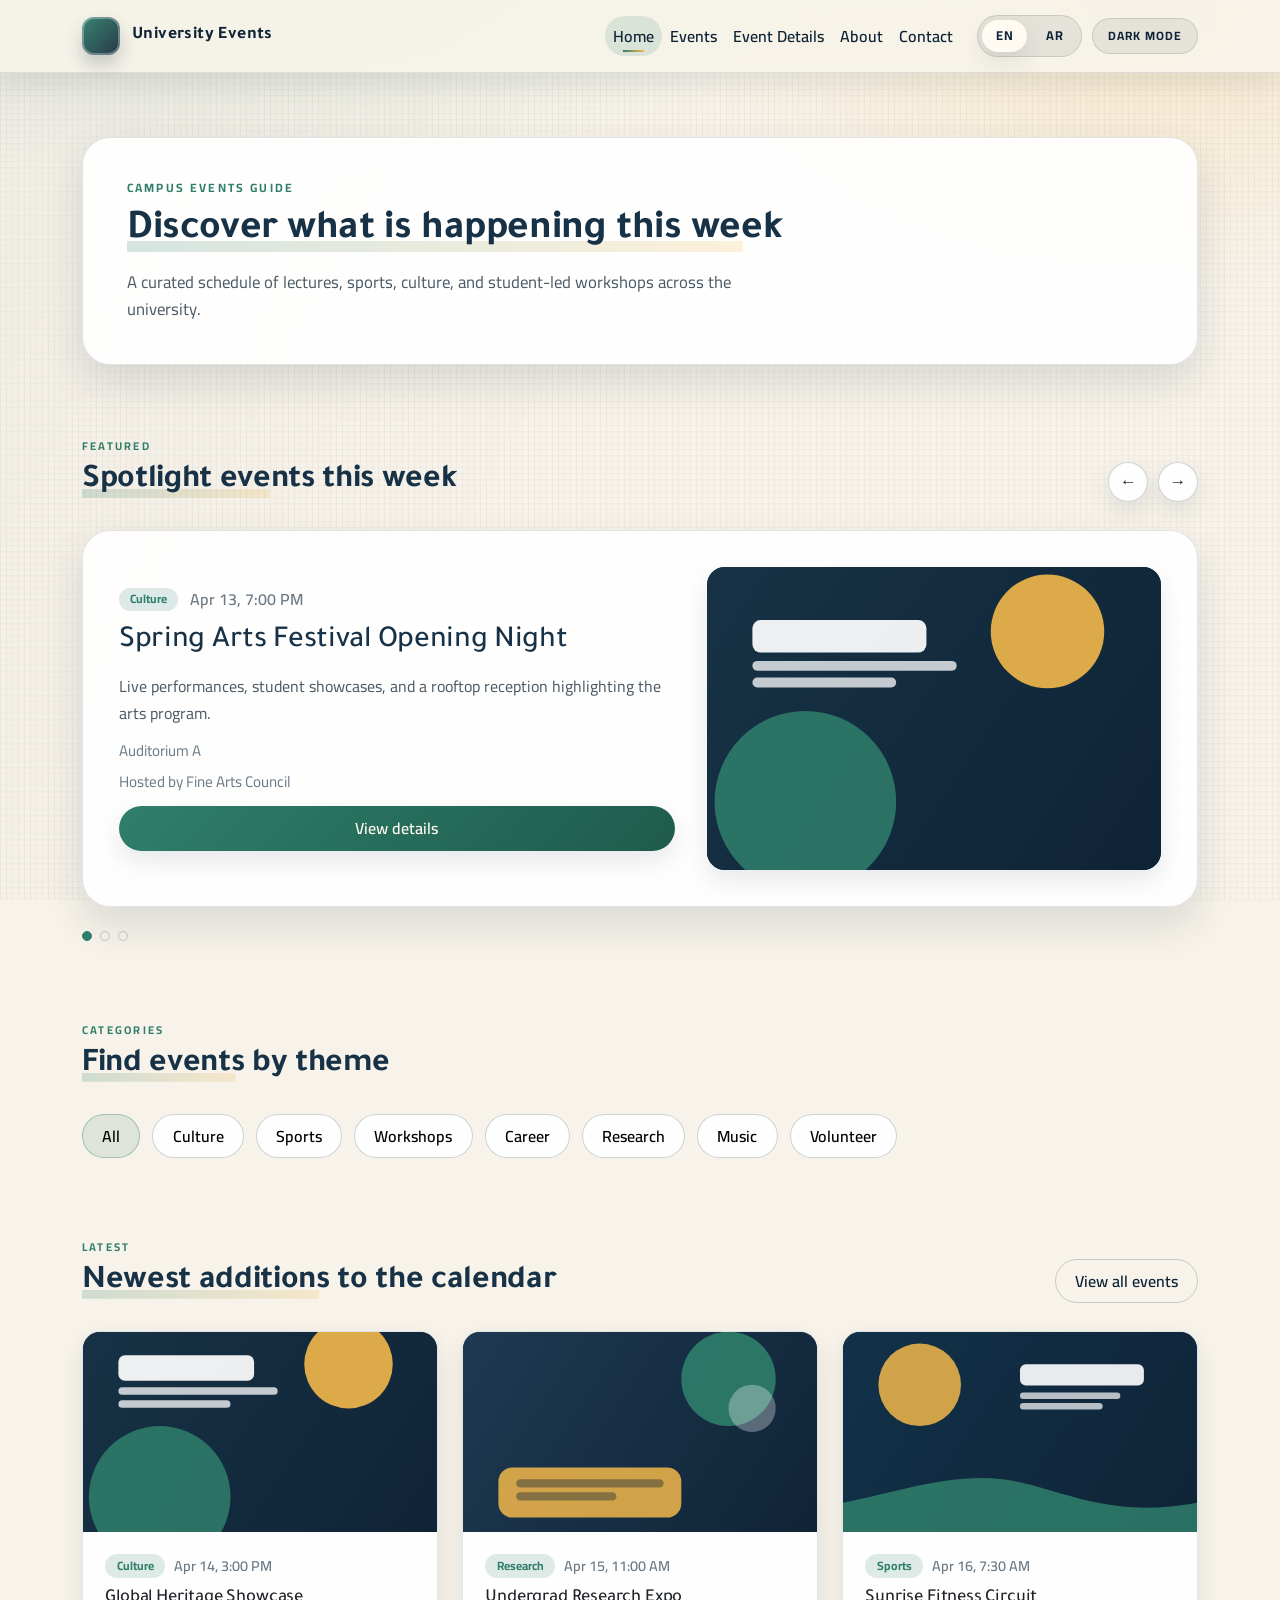
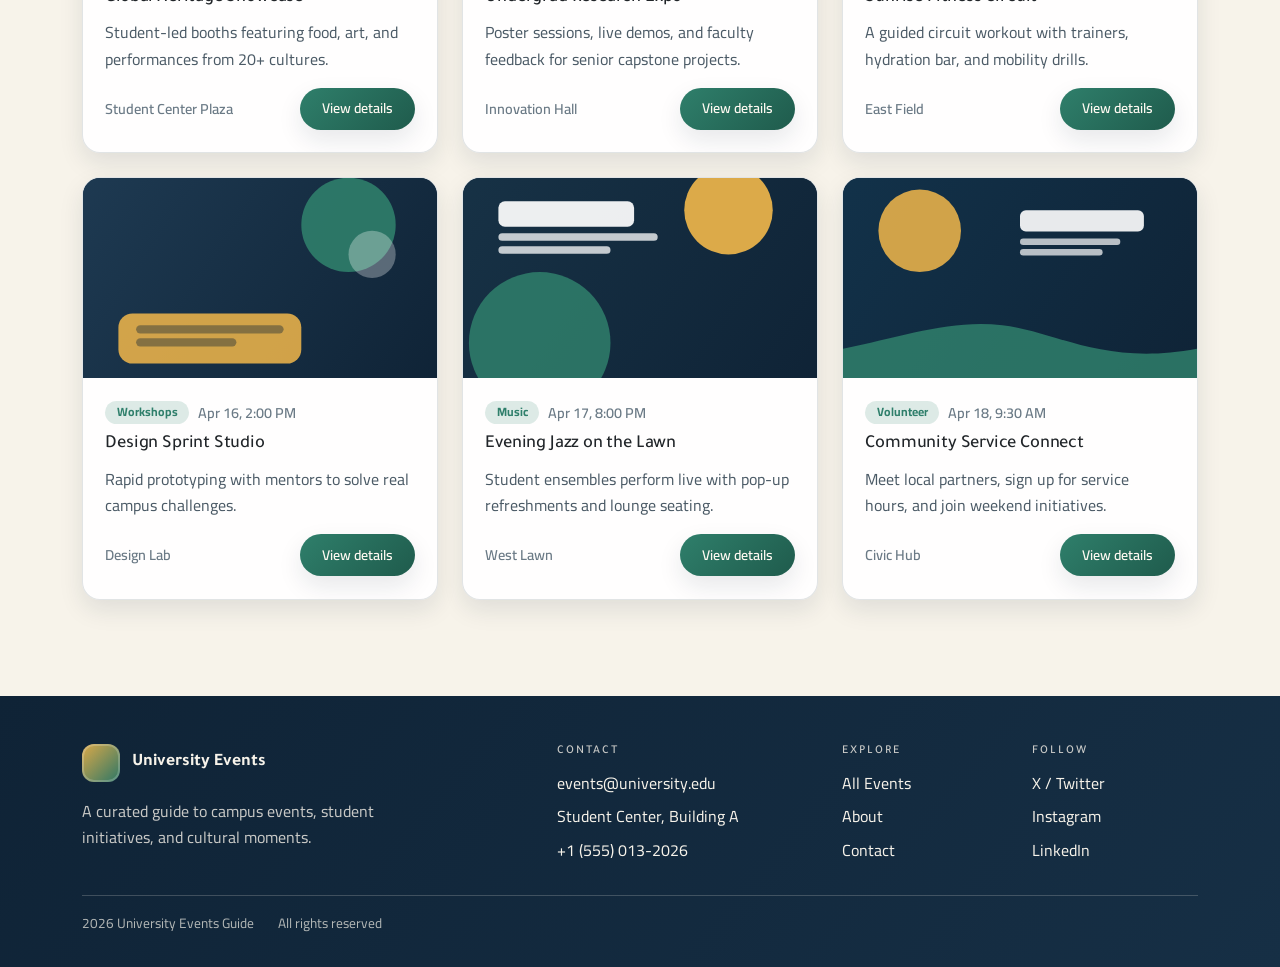
<file: index.html>
<!doctype html>
<html lang="en" dir="ltr">
<head>
	<meta charset="utf-8">
	<meta name="viewport" content="width=device-width, initial-scale=1">
	<title>Home | University Events</title>
	<link rel="preconnect" href="https://fonts.googleapis.com">
	<link rel="preconnect" href="https://fonts.gstatic.com" crossorigin>
	<link href="https://fonts.googleapis.com/css2?family=Cairo:wght@300;400;600;700&family=Tajawal:wght@300;400;500;700&display=swap" rel="stylesheet">
	<link href="https://cdn.jsdelivr.net/npm/bootstrap@5.3.3/dist/css/bootstrap.min.css" rel="stylesheet" integrity="sha384-QWTKZyjpPEjISv5WaRU9OFeRpok6YctnYmDr5pNlyT2bRjXh0JMhjY6hW+ALEwIH" crossorigin="anonymous">
	<link rel="stylesheet" href="assets/css/styles.css">
</head>
<body class="page-body">
	<a class="skip-link" href="#main-content" data-i18n="nav.skip">Skip to content</a>
	<header class="site-header">
		<nav class="navbar navbar-expand-lg site-navbar">
			<div class="container">
				<a class="navbar-brand brand" href="index.html">
					<span class="brand-mark" aria-hidden="true"></span>
					<span class="brand-text" data-i18n="nav.brand">University Events</span>
				</a>
				<button class="navbar-toggler" type="button" data-bs-toggle="collapse" data-bs-target="#primaryNav" aria-controls="primaryNav" aria-expanded="false" aria-label="Toggle navigation">
					<span class="navbar-toggler-icon"></span>
				</button>
				<div class="collapse navbar-collapse" id="primaryNav">
					<ul class="navbar-nav ms-auto mb-2 mb-lg-0">
						<li class="nav-item"><a class="nav-link active" aria-current="page" href="index.html" data-i18n="nav.home">Home</a></li>
						<li class="nav-item"><a class="nav-link" href="events.html" data-i18n="nav.events">Events</a></li>
						<li class="nav-item"><a class="nav-link" href="event.html" data-i18n="nav.eventDetails">Event Details</a></li>
						<li class="nav-item"><a class="nav-link" href="about.html" data-i18n="nav.about">About</a></li>
						<li class="nav-item"><a class="nav-link" href="contact.html" data-i18n="nav.contact">Contact</a></li>
					</ul>
					<div class="nav-tools ms-lg-3">
						<div class="lang-switch" aria-label="Language switcher">
							<button class="lang-btn is-active" type="button" data-lang-toggle="en">EN</button>
							<button class="lang-btn" type="button" data-lang-toggle="ar">AR</button>
						</div>
						<button class="theme-btn" type="button" data-theme-toggle aria-pressed="false" aria-label="Dark mode">
							<span class="theme-btn__label" data-theme-label>Dark mode</span>
						</button>
					</div>
				</div>
			</div>
		</nav>
	</header>
	<main id="main-content" class="page-main">
		<section class="page-hero">
			<div class="container">
				<div class="page-hero__inner">
					<p class="eyebrow" data-i18n="home.eyebrow">Campus events guide</p>
					<h1 class="page-title" data-i18n="home.title">Discover what is happening this week</h1>
					<p class="page-subtitle" data-i18n="home.subtitle">A curated schedule of lectures, sports, culture, and student-led workshops across the university.</p>
				</div>
			</div>
		</section>
		<section class="section-block featured-section">
			<div class="container">
				<div class="featured-slider" data-featured-slider data-interval="6500">
					<div class="section-header">
						<div>
							<p class="section-eyebrow" data-i18n="home.featured.eyebrow">Featured</p>
							<h2 class="section-title" data-i18n="home.featured.title">Spotlight events this week</h2>
						</div>
						<div class="slider-controls" aria-label="Featured events controls">
							<button class="btn btn-icon" type="button" data-slide-prev aria-label="Previous featured event">&larr;</button>
							<button class="btn btn-icon" type="button" data-slide-next aria-label="Next featured event">&rarr;</button>
						</div>
					</div>
					<div class="featured-stage" aria-live="polite">
						<article class="card featured-card is-active" data-slide>
							<div class="featured-content">
								<div class="featured-tags">
									<span class="badge event-badge" data-i18n="home.featured.card1.badge">Culture</span>
									<span class="featured-date" data-i18n="home.featured.card1.date">Apr 13, 7:00 PM</span>
								</div>
								<h3 class="featured-title" data-i18n="home.featured.card1.title">Spring Arts Festival Opening Night</h3>
								<p class="featured-text" data-i18n="home.featured.card1.text">Live performances, student showcases, and a rooftop reception highlighting the arts program.</p>
								<div class="featured-meta">
									<span data-i18n="home.featured.card1.meta1">Auditorium A</span>
									<span data-i18n="home.featured.card1.meta2">Hosted by Fine Arts Council</span>
								</div>
								<a class="btn btn-accent" href="event.html" data-i18n="common.viewDetails">View details</a>
							</div>
							<div class="featured-media">
								<img src="assets/img/event-01.svg" alt="Stage lighting for a campus arts festival" decoding="async">
							</div>
						</article>
						<article class="card featured-card" data-slide>
							<div class="featured-content">
								<div class="featured-tags">
									<span class="badge event-badge" data-i18n="home.featured.card2.badge">Research</span>
									<span class="featured-date" data-i18n="home.featured.card2.date">Apr 15, 4:30 PM</span>
								</div>
								<h3 class="featured-title" data-i18n="home.featured.card2.title">Innovation Forum: Future of Climate Tech</h3>
								<p class="featured-text" data-i18n="home.featured.card2.text">A faculty-led panel with student demos and rapid-fire lightning talks.</p>
								<div class="featured-meta">
									<span data-i18n="home.featured.card2.meta1">Science Atrium</span>
									<span data-i18n="home.featured.card2.meta2">Engineering & Sustainability</span>
								</div>
								<a class="btn btn-accent" href="event-innovation-forum.html" data-i18n="common.viewDetails">View details</a>
							</div>
							<div class="featured-media">
								<img src="assets/img/event-02.svg" alt="Futuristic research lab illustration" decoding="async">
							</div>
						</article>
						<article class="card featured-card" data-slide>
							<div class="featured-content">
								<div class="featured-tags">
									<span class="badge event-badge" data-i18n="home.featured.card3.badge">Sports</span>
									<span class="featured-date" data-i18n="home.featured.card3.date">Apr 17, 6:00 PM</span>
								</div>
								<h3 class="featured-title" data-i18n="home.featured.card3.title">Night Run & Wellness Walk</h3>
								<p class="featured-text" data-i18n="home.featured.card3.text">A campus-wide 5K with recovery stations, live DJ set, and student wellness booths.</p>
								<div class="featured-meta">
									<span data-i18n="home.featured.card3.meta1">Main Quad</span>
									<span data-i18n="home.featured.card3.meta2">Athletics Department</span>
								</div>
								<a class="btn btn-accent" href="event-night-run.html" data-i18n="common.viewDetails">View details</a>
							</div>
							<div class="featured-media">
								<img src="assets/img/event-03.svg" alt="Students running across campus at sunset" decoding="async">
							</div>
						</article>
					</div>
					<div class="featured-dots" role="tablist" aria-label="Featured events selector">
						<button class="dot is-active" type="button" data-slide-indicator aria-label="Go to featured event 1"></button>
						<button class="dot" type="button" data-slide-indicator aria-label="Go to featured event 2"></button>
						<button class="dot" type="button" data-slide-indicator aria-label="Go to featured event 3"></button>
					</div>
				</div>
			</div>
		</section>
		<section class="section-block categories-section">
			<div class="container">
				<div class="section-header">
					<div>
						<p class="section-eyebrow" data-i18n="home.categories.eyebrow">Categories</p>
						<h2 class="section-title" data-i18n="home.categories.title">Find events by theme</h2>
					</div>
				</div>
				<div class="category-grid">
					<button class="category-pill is-active" type="button" data-i18n="category.all">All</button>
					<button class="category-pill" type="button" data-i18n="category.culture">Culture</button>
					<button class="category-pill" type="button" data-i18n="category.sports">Sports</button>
					<button class="category-pill" type="button" data-i18n="category.workshops">Workshops</button>
					<button class="category-pill" type="button" data-i18n="category.career">Career</button>
					<button class="category-pill" type="button" data-i18n="category.research">Research</button>
					<button class="category-pill" type="button" data-i18n="category.music">Music</button>
					<button class="category-pill" type="button" data-i18n="category.volunteer">Volunteer</button>
				</div>
			</div>
		</section>
		<section class="section-block latest-section">
			<div class="container">
				<div class="section-header">
					<div>
						<p class="section-eyebrow" data-i18n="home.latest.eyebrow">Latest</p>
						<h2 class="section-title" data-i18n="home.latest.title">Newest additions to the calendar</h2>
					</div>
					<a class="btn btn-outline" href="events.html" data-i18n="common.viewAllEvents">View all events</a>
				</div>
				<div class="row g-4">
					<div class="col-md-6 col-lg-4">
						<article class="card event-card">
							<img src="assets/img/event-01.svg" class="card-img-top event-media" alt="Cultural festival lighting" loading="lazy" decoding="async">
							<div class="card-body">
								<div class="event-meta">
									<span class="badge event-badge" data-i18n="home.latest.card1.badge">Culture</span>
									<span class="event-date" data-i18n="home.latest.card1.date">Apr 14, 3:00 PM</span>
								</div>
								<h3 class="card-title event-title" data-i18n="home.latest.card1.title">Global Heritage Showcase</h3>
								<p class="card-text" data-i18n="home.latest.card1.text">Student-led booths featuring food, art, and performances from 20+ cultures.</p>
								<div class="event-footer">
									<span class="event-location" data-i18n="home.latest.card1.location">Student Center Plaza</span>
									<a class="btn btn-sm btn-accent" href="event-global-heritage.html" data-i18n="common.viewDetails">View details</a>
								</div>
							</div>
						</article>
					</div>
					<div class="col-md-6 col-lg-4">
						<article class="card event-card">
							<img src="assets/img/event-02.svg" class="card-img-top event-media" alt="Innovation lab silhouettes" loading="lazy" decoding="async">
							<div class="card-body">
								<div class="event-meta">
									<span class="badge event-badge" data-i18n="home.latest.card2.badge">Research</span>
									<span class="event-date" data-i18n="home.latest.card2.date">Apr 15, 11:00 AM</span>
								</div>
								<h3 class="card-title event-title" data-i18n="home.latest.card2.title">Undergrad Research Expo</h3>
								<p class="card-text" data-i18n="home.latest.card2.text">Poster sessions, live demos, and faculty feedback for senior capstone projects.</p>
								<div class="event-footer">
									<span class="event-location" data-i18n="home.latest.card2.location">Innovation Hall</span>
									<a class="btn btn-sm btn-accent" href="event-research-expo.html" data-i18n="common.viewDetails">View details</a>
								</div>
							</div>
						</article>
					</div>
					<div class="col-md-6 col-lg-4">
						<article class="card event-card">
							<img src="assets/img/event-03.svg" class="card-img-top event-media" alt="Campus wellness run" loading="lazy" decoding="async">
							<div class="card-body">
								<div class="event-meta">
									<span class="badge event-badge" data-i18n="home.latest.card3.badge">Sports</span>
									<span class="event-date" data-i18n="home.latest.card3.date">Apr 16, 7:30 AM</span>
								</div>
								<h3 class="card-title event-title" data-i18n="home.latest.card3.title">Sunrise Fitness Circuit</h3>
								<p class="card-text" data-i18n="home.latest.card3.text">A guided circuit workout with trainers, hydration bar, and mobility drills.</p>
								<div class="event-footer">
									<span class="event-location" data-i18n="home.latest.card3.location">East Field</span>
									<a class="btn btn-sm btn-accent" href="event-sunrise-fitness.html" data-i18n="common.viewDetails">View details</a>
								</div>
							</div>
						</article>
					</div>
					<div class="col-md-6 col-lg-4">
						<article class="card event-card">
							<img src="assets/img/event-02.svg" class="card-img-top event-media" alt="Workshop collaboration tables" loading="lazy" decoding="async">
							<div class="card-body">
								<div class="event-meta">
									<span class="badge event-badge" data-i18n="home.latest.card4.badge">Workshops</span>
									<span class="event-date" data-i18n="home.latest.card4.date">Apr 16, 2:00 PM</span>
								</div>
								<h3 class="card-title event-title" data-i18n="home.latest.card4.title">Design Sprint Studio</h3>
								<p class="card-text" data-i18n="home.latest.card4.text">Rapid prototyping with mentors to solve real campus challenges.</p>
								<div class="event-footer">
									<span class="event-location" data-i18n="home.latest.card4.location">Design Lab</span>
									<a class="btn btn-sm btn-accent" href="event-design-sprint.html" data-i18n="common.viewDetails">View details</a>
								</div>
							</div>
						</article>
					</div>
					<div class="col-md-6 col-lg-4">
						<article class="card event-card">
							<img src="assets/img/event-01.svg" class="card-img-top event-media" alt="Live music performance" loading="lazy" decoding="async">
							<div class="card-body">
								<div class="event-meta">
									<span class="badge event-badge" data-i18n="home.latest.card5.badge">Music</span>
									<span class="event-date" data-i18n="home.latest.card5.date">Apr 17, 8:00 PM</span>
								</div>
								<h3 class="card-title event-title" data-i18n="home.latest.card5.title">Evening Jazz on the Lawn</h3>
								<p class="card-text" data-i18n="home.latest.card5.text">Student ensembles perform live with pop-up refreshments and lounge seating.</p>
								<div class="event-footer">
									<span class="event-location" data-i18n="home.latest.card5.location">West Lawn</span>
									<a class="btn btn-sm btn-accent" href="event-evening-jazz.html" data-i18n="common.viewDetails">View details</a>
								</div>
							</div>
						</article>
					</div>
					<div class="col-md-6 col-lg-4">
						<article class="card event-card">
							<img src="assets/img/event-03.svg" class="card-img-top event-media" alt="Volunteer outreach workshop" loading="lazy" decoding="async">
							<div class="card-body">
								<div class="event-meta">
									<span class="badge event-badge" data-i18n="home.latest.card6.badge">Volunteer</span>
									<span class="event-date" data-i18n="home.latest.card6.date">Apr 18, 9:30 AM</span>
								</div>
								<h3 class="card-title event-title" data-i18n="home.latest.card6.title">Community Service Connect</h3>
								<p class="card-text" data-i18n="home.latest.card6.text">Meet local partners, sign up for service hours, and join weekend initiatives.</p>
								<div class="event-footer">
									<span class="event-location" data-i18n="home.latest.card6.location">Civic Hub</span>
									<a class="btn btn-sm btn-accent" href="event-community-service.html" data-i18n="common.viewDetails">View details</a>
								</div>
							</div>
						</article>
					</div>
				</div>
			</div>
		</section>
	</main>
	<footer class="site-footer">
		<div class="container">
			<div class="row g-4">
				<div class="col-lg-5">
					<div class="footer-brand">
						<span class="brand-mark" aria-hidden="true"></span>
						<span class="brand-text" data-i18n="nav.brand">University Events</span>
					</div>
					<p class="footer-note" data-i18n="footer.note">A curated guide to campus events, student initiatives, and cultural moments.</p>
				</div>
				<div class="col-6 col-lg-3">
					<h6 class="footer-title" data-i18n="footer.contactTitle">Contact</h6>
					<ul class="footer-list">
						<li><a href="mailto:events@university.edu">events@university.edu</a></li>
						<li data-i18n="footer.address">Student Center, Building A</li>
						<li>+1 (555) 013-2026</li>
					</ul>
				</div>
				<div class="col-6 col-lg-2">
					<h6 class="footer-title" data-i18n="footer.exploreTitle">Explore</h6>
					<ul class="footer-list">
						<li><a href="events.html" data-i18n="footer.allEvents">All Events</a></li>
						<li><a href="about.html" data-i18n="footer.about">About</a></li>
						<li><a href="contact.html" data-i18n="footer.contact">Contact</a></li>
					</ul>
				</div>
				<div class="col-12 col-lg-2">
					<h6 class="footer-title" data-i18n="footer.followTitle">Follow</h6>
					<ul class="footer-list">
						<li><a href="https://twitter.com" target="_blank" rel="noreferrer" data-i18n="contact.social.x">X / Twitter</a></li>
						<li><a href="https://instagram.com" target="_blank" rel="noreferrer" data-i18n="contact.social.instagram">Instagram</a></li>
						<li><a href="https://linkedin.com" target="_blank" rel="noreferrer" data-i18n="contact.social.linkedin">LinkedIn</a></li>
					</ul>
				</div>
			</div>
			<div class="footer-bottom">
				<span data-i18n="footer.title">2026 University Events Guide</span>
				<span data-i18n="footer.rights">All rights reserved</span>
			</div>
		</div>
	</footer>
	<button class="scroll-top" type="button" data-scroll-top data-i18n="common.backToTop" data-i18n-aria="common.backToTop" aria-label="Back to top">Back to top</button>
	<script src="https://cdn.jsdelivr.net/npm/bootstrap@5.3.3/dist/js/bootstrap.bundle.min.js" integrity="sha384-YvpcrYf0tY3lHB60NNkmXc5s9fDVZLESaAA55NDzOxhy9GkcIdslK1eN7N6jIeHz" crossorigin="anonymous"></script>
	<script src="assets/js/main.js"></script>
</body>
</html>
</file>
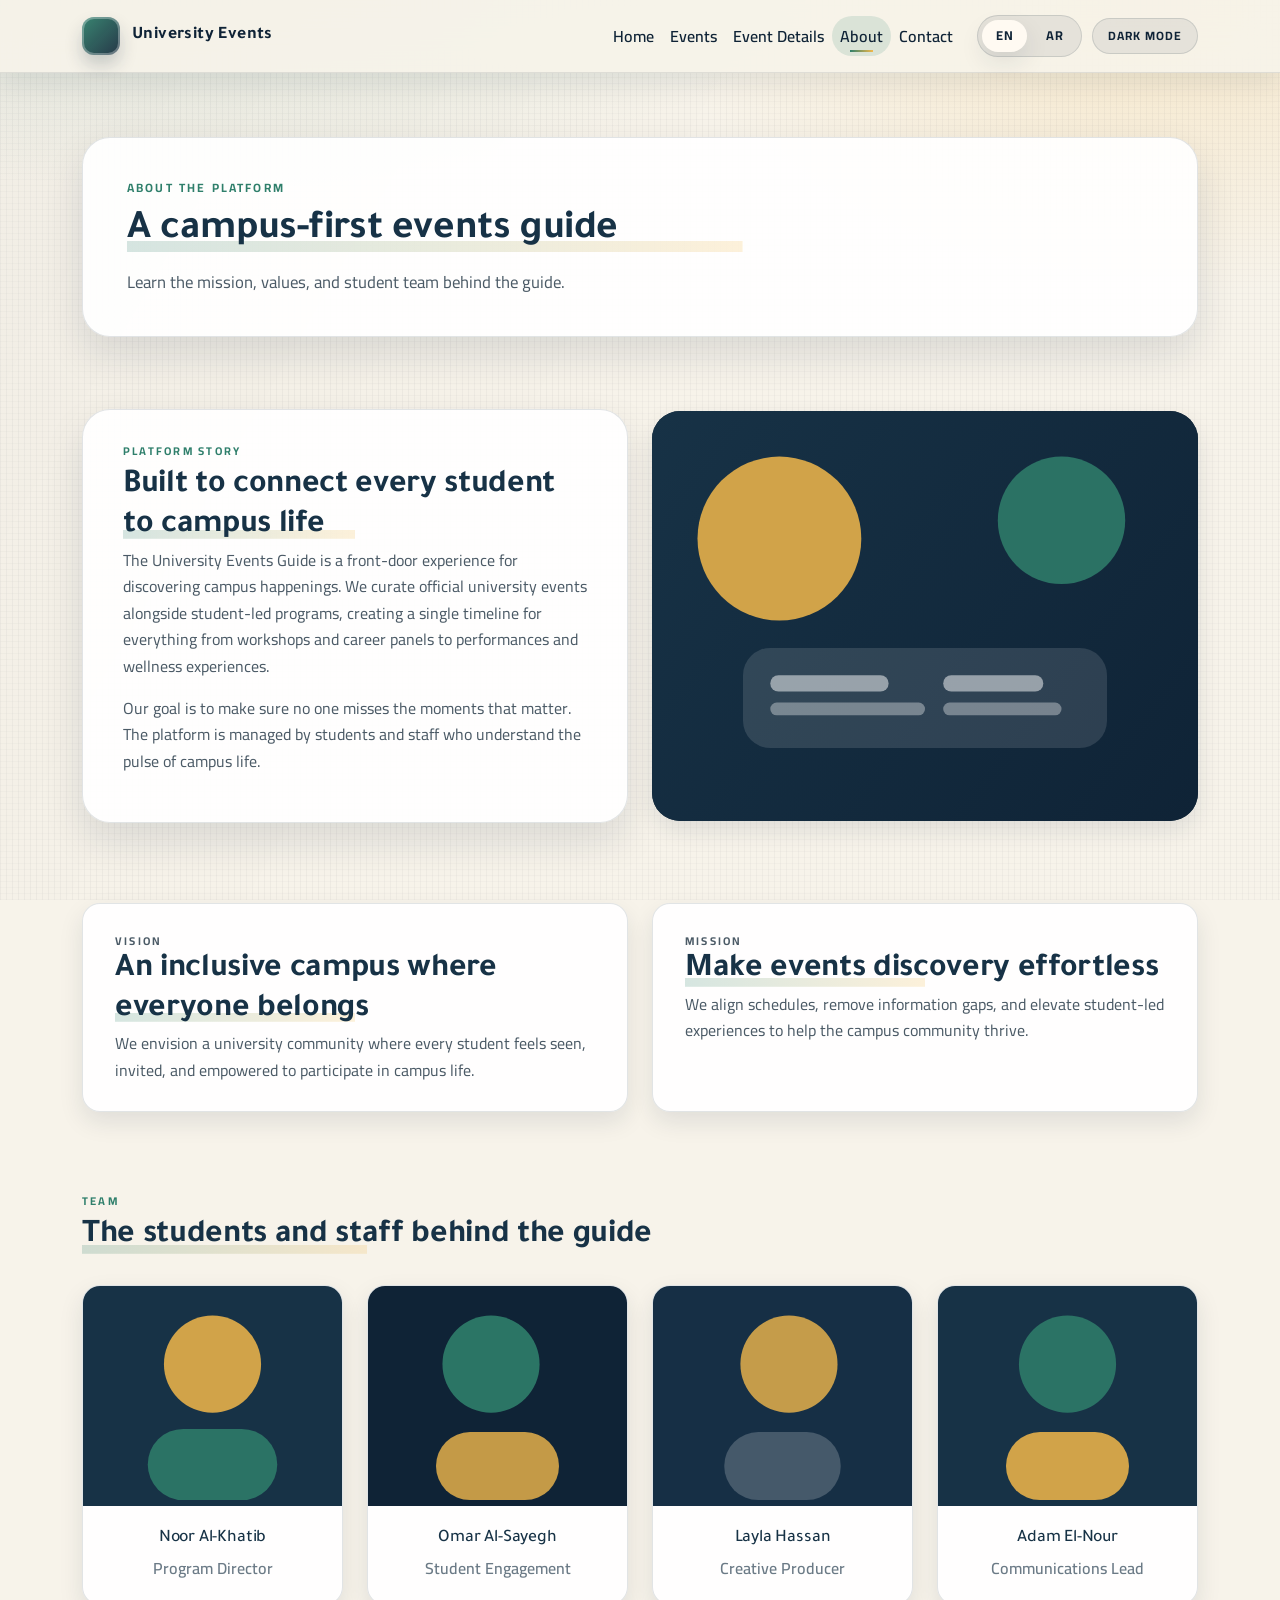
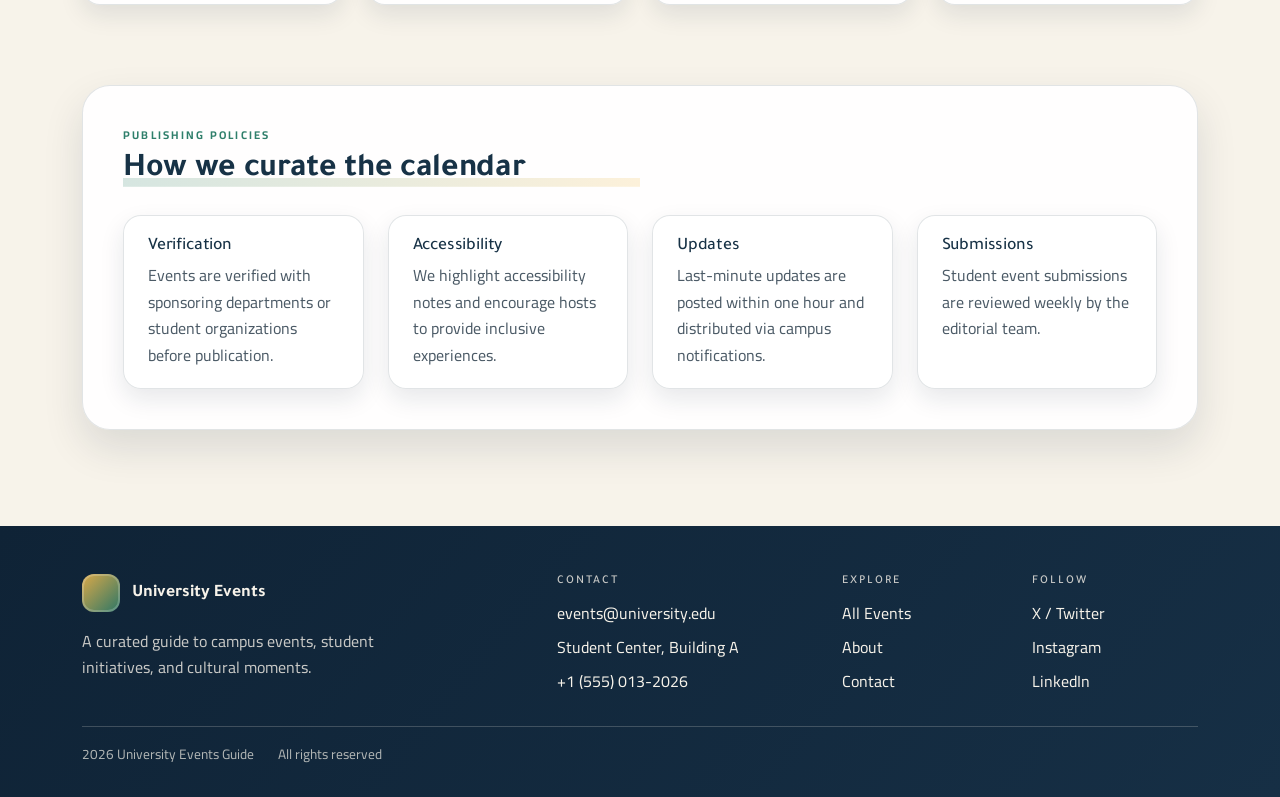
<file: about.html>
<!doctype html>
<html lang="en" dir="ltr">
<head>
	<meta charset="utf-8">
	<meta name="viewport" content="width=device-width, initial-scale=1">
	<title>About | University Events</title>
	<link rel="preconnect" href="https://fonts.googleapis.com">
	<link rel="preconnect" href="https://fonts.gstatic.com" crossorigin>
	<link href="https://fonts.googleapis.com/css2?family=Cairo:wght@300;400;600;700&family=Tajawal:wght@300;400;500;700&display=swap" rel="stylesheet">
	<link href="https://cdn.jsdelivr.net/npm/bootstrap@5.3.3/dist/css/bootstrap.min.css" rel="stylesheet" integrity="sha384-QWTKZyjpPEjISv5WaRU9OFeRpok6YctnYmDr5pNlyT2bRjXh0JMhjY6hW+ALEwIH" crossorigin="anonymous">
	<link rel="stylesheet" href="assets/css/styles.css">
</head>
<body class="page-body">
	<a class="skip-link" href="#main-content" data-i18n="nav.skip">Skip to content</a>
	<header class="site-header">
		<nav class="navbar navbar-expand-lg site-navbar">
			<div class="container">
				<a class="navbar-brand brand" href="index.html">
					<span class="brand-mark" aria-hidden="true"></span>
					<span class="brand-text" data-i18n="nav.brand">University Events</span>
				</a>
				<button class="navbar-toggler" type="button" data-bs-toggle="collapse" data-bs-target="#primaryNav" aria-controls="primaryNav" aria-expanded="false" aria-label="Toggle navigation">
					<span class="navbar-toggler-icon"></span>
				</button>
				<div class="collapse navbar-collapse" id="primaryNav">
					<ul class="navbar-nav ms-auto mb-2 mb-lg-0">
						<li class="nav-item"><a class="nav-link" href="index.html" data-i18n="nav.home">Home</a></li>
						<li class="nav-item"><a class="nav-link" href="events.html" data-i18n="nav.events">Events</a></li>
						<li class="nav-item"><a class="nav-link" href="event.html" data-i18n="nav.eventDetails">Event Details</a></li>
						<li class="nav-item"><a class="nav-link active" aria-current="page" href="about.html" data-i18n="nav.about">About</a></li>
						<li class="nav-item"><a class="nav-link" href="contact.html" data-i18n="nav.contact">Contact</a></li>
					</ul>
					<div class="nav-tools ms-lg-3">
						<div class="lang-switch" aria-label="Language switcher">
							<button class="lang-btn is-active" type="button" data-lang-toggle="en">EN</button>
							<button class="lang-btn" type="button" data-lang-toggle="ar">AR</button>
						</div>
						<button class="theme-btn" type="button" data-theme-toggle aria-pressed="false" aria-label="Dark mode">
							<span class="theme-btn__label" data-theme-label>Dark mode</span>
						</button>
					</div>
				</div>
			</div>
		</nav>
	</header>
	<main id="main-content" class="page-main">
		<section class="page-hero">
			<div class="container">
				<div class="page-hero__inner">
					<p class="eyebrow" data-i18n="about.hero.eyebrow">About the platform</p>
					<h1 class="page-title" data-i18n="about.hero.title">A campus-first events guide</h1>
					<p class="page-subtitle" data-i18n="about.hero.subtitle">Learn the mission, values, and student team behind the guide.</p>
				</div>
			</div>
		</section>
		<section class="section-block about-section">
			<div class="container">
				<div class="row g-4 align-items-center">
					<div class="col-lg-6">
						<div class="about-card">
							<p class="section-eyebrow" data-i18n="about.story.eyebrow">Platform story</p>
							<h2 class="section-title" data-i18n="about.story.title">Built to connect every student to campus life</h2>
							<p class="about-text" data-i18n="about.story.p1">The University Events Guide is a front-door experience for discovering campus happenings. We curate official university events alongside student-led programs, creating a single timeline for everything from workshops and career panels to performances and wellness experiences.</p>
							<p class="about-text" data-i18n="about.story.p2">Our goal is to make sure no one misses the moments that matter. The platform is managed by students and staff who understand the pulse of campus life.</p>
						</div>
					</div>
					<div class="col-lg-6">
						<div class="about-visual">
							<img src="assets/img/about-hero.svg" alt="Illustration of students connecting across campus" loading="lazy" decoding="async">
						</div>
					</div>
				</div>
			</div>
		</section>
		<section class="section-block vision-section">
			<div class="container">
				<div class="row g-4">
					<div class="col-md-6">
						<div class="vision-card">
							<p class="section-eyebrow" data-i18n="about.vision.eyebrow">Vision</p>
							<h3 class="section-title" data-i18n="about.vision.title">An inclusive campus where everyone belongs</h3>
							<p data-i18n="about.vision.text">We envision a university community where every student feels seen, invited, and empowered to participate in campus life.</p>
						</div>
					</div>
					<div class="col-md-6">
						<div class="vision-card">
							<p class="section-eyebrow" data-i18n="about.mission.eyebrow">Mission</p>
							<h3 class="section-title" data-i18n="about.mission.title">Make events discovery effortless</h3>
							<p data-i18n="about.mission.text">We align schedules, remove information gaps, and elevate student-led experiences to help the campus community thrive.</p>
						</div>
					</div>
				</div>
			</div>
		</section>
		<section class="section-block team-section">
			<div class="container">
				<div class="section-header">
					<div>
						<p class="section-eyebrow" data-i18n="about.team.eyebrow">Team</p>
						<h2 class="section-title" data-i18n="about.team.title">The students and staff behind the guide</h2>
					</div>
				</div>
				<div class="row g-4">
					<div class="col-md-6 col-lg-3">
						<article class="card team-card">
							<img src="assets/img/team-01.svg" class="team-photo" alt="Portrait of Noor Al-Khatib" loading="lazy" decoding="async">
							<div class="card-body">
								<h3 class="team-name" data-i18n="about.team.member1.name">Noor Al-Khatib</h3>
								<p class="team-role" data-i18n="about.team.member1.role">Program Director</p>
							</div>
						</article>
					</div>
					<div class="col-md-6 col-lg-3">
						<article class="card team-card">
							<img src="assets/img/team-02.svg" class="team-photo" alt="Portrait of Omar Al-Sayegh" loading="lazy" decoding="async">
							<div class="card-body">
								<h3 class="team-name" data-i18n="about.team.member2.name">Omar Al-Sayegh</h3>
								<p class="team-role" data-i18n="about.team.member2.role">Student Engagement</p>
							</div>
						</article>
					</div>
					<div class="col-md-6 col-lg-3">
						<article class="card team-card">
							<img src="assets/img/team-03.svg" class="team-photo" alt="Portrait of Layla Hassan" loading="lazy" decoding="async">
							<div class="card-body">
								<h3 class="team-name" data-i18n="about.team.member3.name">Layla Hassan</h3>
								<p class="team-role" data-i18n="about.team.member3.role">Creative Producer</p>
							</div>
						</article>
					</div>
					<div class="col-md-6 col-lg-3">
						<article class="card team-card">
							<img src="assets/img/team-04.svg" class="team-photo" alt="Portrait of Adam El-Nour" loading="lazy" decoding="async">
							<div class="card-body">
								<h3 class="team-name" data-i18n="about.team.member4.name">Adam El-Nour</h3>
								<p class="team-role" data-i18n="about.team.member4.role">Communications Lead</p>
							</div>
						</article>
					</div>
				</div>
			</div>
		</section>
		<section class="section-block policy-section">
			<div class="container">
				<div class="policy-card">
					<p class="section-eyebrow" data-i18n="about.policy.eyebrow">Publishing policies</p>
					<h2 class="section-title" data-i18n="about.policy.title">How we curate the calendar</h2>
					<div class="policy-grid">
						<div>
							<h3 data-i18n="about.policy.verify.title">Verification</h3>
							<p data-i18n="about.policy.verify.text">Events are verified with sponsoring departments or student organizations before publication.</p>
						</div>
						<div>
							<h3 data-i18n="about.policy.access.title">Accessibility</h3>
							<p data-i18n="about.policy.access.text">We highlight accessibility notes and encourage hosts to provide inclusive experiences.</p>
						</div>
						<div>
							<h3 data-i18n="about.policy.updates.title">Updates</h3>
							<p data-i18n="about.policy.updates.text">Last-minute updates are posted within one hour and distributed via campus notifications.</p>
						</div>
						<div>
							<h3 data-i18n="about.policy.submissions.title">Submissions</h3>
							<p data-i18n="about.policy.submissions.text">Student event submissions are reviewed weekly by the editorial team.</p>
						</div>
					</div>
				</div>
			</div>
		</section>
	</main>
	<footer class="site-footer">
		<div class="container">
			<div class="row g-4">
				<div class="col-lg-5">
					<div class="footer-brand">
						<span class="brand-mark" aria-hidden="true"></span>
						<span class="brand-text" data-i18n="nav.brand">University Events</span>
					</div>
					<p class="footer-note" data-i18n="footer.note">A curated guide to campus events, student initiatives, and cultural moments.</p>
				</div>
				<div class="col-6 col-lg-3">
					<h6 class="footer-title" data-i18n="footer.contactTitle">Contact</h6>
					<ul class="footer-list">
						<li><a href="mailto:events@university.edu">events@university.edu</a></li>
						<li data-i18n="footer.address">Student Center, Building A</li>
						<li>+1 (555) 013-2026</li>
					</ul>
				</div>
				<div class="col-6 col-lg-2">
					<h6 class="footer-title" data-i18n="footer.exploreTitle">Explore</h6>
					<ul class="footer-list">
						<li><a href="events.html" data-i18n="footer.allEvents">All Events</a></li>
						<li><a href="about.html" data-i18n="footer.about">About</a></li>
						<li><a href="contact.html" data-i18n="footer.contact">Contact</a></li>
					</ul>
				</div>
				<div class="col-12 col-lg-2">
					<h6 class="footer-title" data-i18n="footer.followTitle">Follow</h6>
					<ul class="footer-list">
						<li><a href="https://twitter.com" target="_blank" rel="noreferrer" data-i18n="contact.social.x">X / Twitter</a></li>
						<li><a href="https://instagram.com" target="_blank" rel="noreferrer" data-i18n="contact.social.instagram">Instagram</a></li>
						<li><a href="https://linkedin.com" target="_blank" rel="noreferrer" data-i18n="contact.social.linkedin">LinkedIn</a></li>
					</ul>
				</div>
			</div>
			<div class="footer-bottom">
				<span data-i18n="footer.title">2026 University Events Guide</span>
				<span data-i18n="footer.rights">All rights reserved</span>
			</div>
		</div>
	</footer>
	<button class="scroll-top" type="button" data-scroll-top data-i18n="common.backToTop" data-i18n-aria="common.backToTop" aria-label="Back to top">Back to top</button>
	<script src="https://cdn.jsdelivr.net/npm/bootstrap@5.3.3/dist/js/bootstrap.bundle.min.js" integrity="sha384-YvpcrYf0tY3lHB60NNkmXc5s9fDVZLESaAA55NDzOxhy9GkcIdslK1eN7N6jIeHz" crossorigin="anonymous"></script>
	<script src="assets/js/main.js"></script>
</body>
</html>
</file>
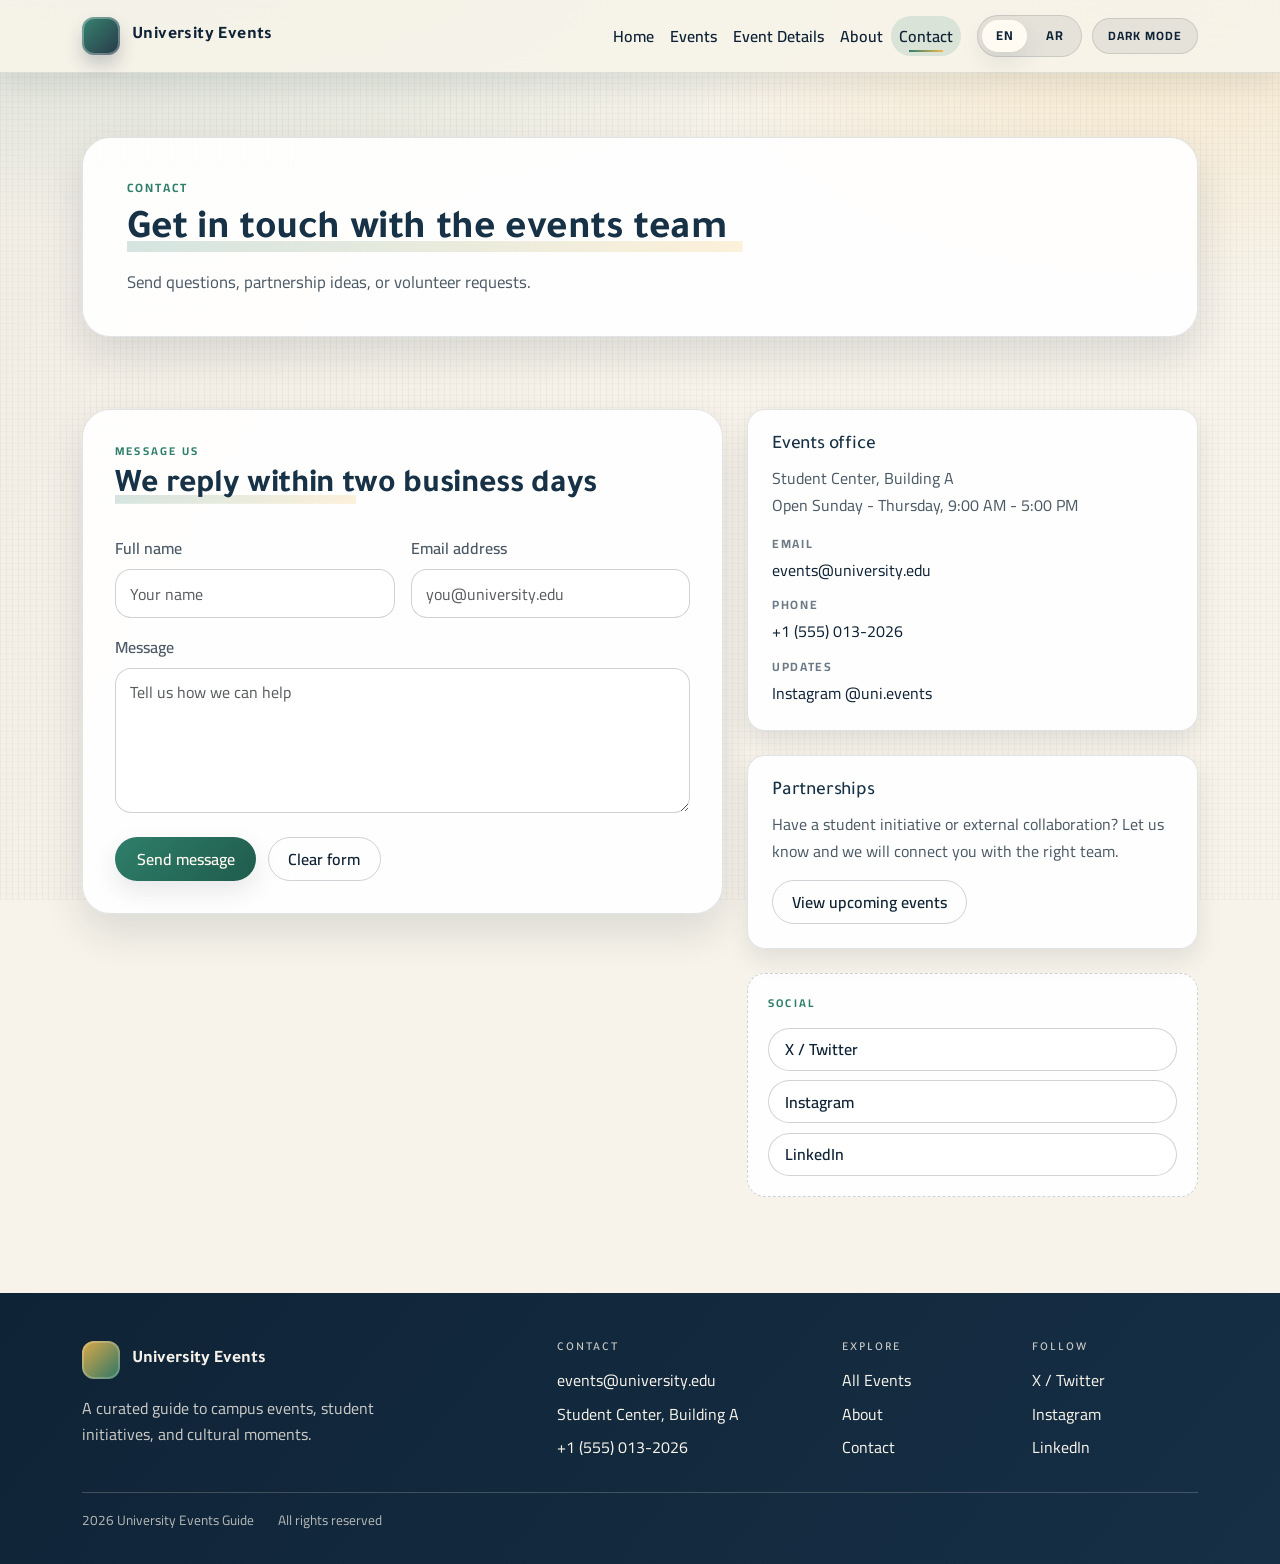
<file: contact.html>
<!doctype html>
<html lang="en" dir="ltr">
<head>
	<meta charset="utf-8">
	<meta name="viewport" content="width=device-width, initial-scale=1">
	<title>Contact | University Events</title>
	<link rel="preconnect" href="https://fonts.googleapis.com">
	<link rel="preconnect" href="https://fonts.gstatic.com" crossorigin>
	<link href="https://fonts.googleapis.com/css2?family=Cairo:wght@300;400;600;700&family=Tajawal:wght@300;400;500;700&display=swap" rel="stylesheet">
	<link href="https://cdn.jsdelivr.net/npm/bootstrap@5.3.3/dist/css/bootstrap.min.css" rel="stylesheet" integrity="sha384-QWTKZyjpPEjISv5WaRU9OFeRpok6YctnYmDr5pNlyT2bRjXh0JMhjY6hW+ALEwIH" crossorigin="anonymous">
	<link rel="stylesheet" href="assets/css/styles.css">
</head>
<body class="page-body">
	<a class="skip-link" href="#main-content" data-i18n="nav.skip">Skip to content</a>
	<header class="site-header">
		<nav class="navbar navbar-expand-lg site-navbar">
			<div class="container">
				<a class="navbar-brand brand" href="index.html">
					<span class="brand-mark" aria-hidden="true"></span>
					<span class="brand-text" data-i18n="nav.brand">University Events</span>
				</a>
				<button class="navbar-toggler" type="button" data-bs-toggle="collapse" data-bs-target="#primaryNav" aria-controls="primaryNav" aria-expanded="false" aria-label="Toggle navigation">
					<span class="navbar-toggler-icon"></span>
				</button>
				<div class="collapse navbar-collapse" id="primaryNav">
					<ul class="navbar-nav ms-auto mb-2 mb-lg-0">
						<li class="nav-item"><a class="nav-link" href="index.html" data-i18n="nav.home">Home</a></li>
						<li class="nav-item"><a class="nav-link" href="events.html" data-i18n="nav.events">Events</a></li>
						<li class="nav-item"><a class="nav-link" href="event.html" data-i18n="nav.eventDetails">Event Details</a></li>
						<li class="nav-item"><a class="nav-link" href="about.html" data-i18n="nav.about">About</a></li>
						<li class="nav-item"><a class="nav-link active" aria-current="page" href="contact.html" data-i18n="nav.contact">Contact</a></li>
					</ul>
					<div class="nav-tools ms-lg-3">
						<div class="lang-switch" aria-label="Language switcher">
							<button class="lang-btn is-active" type="button" data-lang-toggle="en">EN</button>
							<button class="lang-btn" type="button" data-lang-toggle="ar">AR</button>
						</div>
						<button class="theme-btn" type="button" data-theme-toggle aria-pressed="false" aria-label="Dark mode">
							<span class="theme-btn__label" data-theme-label>Dark mode</span>
						</button>
					</div>
				</div>
			</div>
		</nav>
	</header>
	<main id="main-content" class="page-main">
		<section class="page-hero">
			<div class="container">
				<div class="page-hero__inner">
					<p class="eyebrow" data-i18n="contact.hero.eyebrow">Contact</p>
					<h1 class="page-title" data-i18n="contact.hero.title">Get in touch with the events team</h1>
					<p class="page-subtitle" data-i18n="contact.hero.subtitle">Send questions, partnership ideas, or volunteer requests.</p>
				</div>
			</div>
		</section>
		<section class="section-block contact-section" data-contact-page>
			<div class="container">
				<div class="row g-4 align-items-start">
					<div class="col-lg-7">
						<div class="contact-card">
							<div class="section-header">
								<div>
									<p class="section-eyebrow" data-i18n="contact.message.eyebrow">Message us</p>
									<h2 class="section-title" data-i18n="contact.message.title">We reply within two business days</h2>
								</div>
							</div>
							<div class="alert alert-success contact-alert" role="alert" data-contact-success hidden>
								<span data-i18n="contact.alert.success">Thanks! Your message has been sent. We will follow up soon.</span>
							</div>
							<div class="alert alert-danger contact-alert" role="alert" data-contact-error hidden>
								<span data-i18n="contact.alert.error">Please complete all required fields and enter a valid email.</span>
							</div>
							<form class="contact-form" novalidate data-contact-form>
								<div class="row g-3">
									<div class="col-md-6">
										<label class="form-label" for="contact-name" data-i18n="contact.form.nameLabel">Full name</label>
										<input id="contact-name" class="form-control" type="text" placeholder="Your name" required data-contact-name data-i18n-placeholder="contact.form.namePlaceholder">
									</div>
									<div class="col-md-6">
										<label class="form-label" for="contact-email" data-i18n="contact.form.emailLabel">Email address</label>
										<input id="contact-email" class="form-control" type="email" placeholder="you@university.edu" required data-contact-email data-i18n-placeholder="contact.form.emailPlaceholder">
									</div>
									<div class="col-12">
										<label class="form-label" for="contact-message" data-i18n="contact.form.messageLabel">Message</label>
										<textarea id="contact-message" class="form-control" rows="5" placeholder="Tell us how we can help" required data-contact-message data-i18n-placeholder="contact.form.messagePlaceholder"></textarea>
									</div>
								</div>
								<div class="contact-actions">
									<button class="btn btn-accent" type="submit" data-i18n="common.sendMessage">Send message</button>
									<button class="btn btn-outline" type="reset" data-contact-reset data-i18n="common.clearForm">Clear form</button>
								</div>
							</form>
						</div>
					</div>
					<div class="col-lg-5">
						<div class="contact-info-card">
							<h3 data-i18n="contact.info.officeTitle">Events office</h3>
							<p data-i18n-html="contact.info.officeText">Student Center, Building A<br>Open Sunday - Thursday, 9:00 AM - 5:00 PM</p>
							<ul class="contact-list">
								<li><span data-i18n="contact.info.emailLabel">Email</span><a href="mailto:events@university.edu">events@university.edu</a></li>
								<li><span data-i18n="contact.info.phoneLabel">Phone</span><a href="tel:+15550132026">+1 (555) 013-2026</a></li>
								<li><span data-i18n="contact.info.updatesLabel">Updates</span><a href="https://instagram.com" target="_blank" rel="noreferrer" data-i18n="contact.info.updatesText">Instagram @uni.events</a></li>
							</ul>
						</div>
						<div class="contact-info-card">
							<h3 data-i18n="contact.info.partnershipsTitle">Partnerships</h3>
							<p data-i18n="contact.info.partnershipsText">Have a student initiative or external collaboration? Let us know and we will connect you with the right team.</p>
							<a class="btn btn-outline" href="events.html" data-i18n="contact.info.partnershipsButton">View upcoming events</a>
						</div>
						<div class="contact-social">
							<p class="section-eyebrow" data-i18n="contact.social.eyebrow">Social</p>
							<div class="social-pill" data-i18n="contact.social.x">X / Twitter</div>
							<div class="social-pill" data-i18n="contact.social.instagram">Instagram</div>
							<div class="social-pill" data-i18n="contact.social.linkedin">LinkedIn</div>
						</div>
					</div>
				</div>
			</div>
		</section>
	</main>
	<footer class="site-footer">
		<div class="container">
			<div class="row g-4">
				<div class="col-lg-5">
					<div class="footer-brand">
						<span class="brand-mark" aria-hidden="true"></span>
						<span class="brand-text" data-i18n="nav.brand">University Events</span>
					</div>
					<p class="footer-note" data-i18n="footer.note">A curated guide to campus events, student initiatives, and cultural moments.</p>
				</div>
				<div class="col-6 col-lg-3">
					<h6 class="footer-title" data-i18n="footer.contactTitle">Contact</h6>
					<ul class="footer-list">
						<li><a href="mailto:events@university.edu">events@university.edu</a></li>
						<li data-i18n="footer.address">Student Center, Building A</li>
						<li>+1 (555) 013-2026</li>
					</ul>
				</div>
				<div class="col-6 col-lg-2">
					<h6 class="footer-title" data-i18n="footer.exploreTitle">Explore</h6>
					<ul class="footer-list">
						<li><a href="events.html" data-i18n="footer.allEvents">All Events</a></li>
						<li><a href="about.html" data-i18n="footer.about">About</a></li>
						<li><a href="contact.html" data-i18n="footer.contact">Contact</a></li>
					</ul>
				</div>
				<div class="col-12 col-lg-2">
					<h6 class="footer-title" data-i18n="footer.followTitle">Follow</h6>
					<ul class="footer-list">
						<li><a href="https://twitter.com" target="_blank" rel="noreferrer" data-i18n="contact.social.x">X / Twitter</a></li>
						<li><a href="https://instagram.com" target="_blank" rel="noreferrer" data-i18n="contact.social.instagram">Instagram</a></li>
						<li><a href="https://linkedin.com" target="_blank" rel="noreferrer" data-i18n="contact.social.linkedin">LinkedIn</a></li>
					</ul>
				</div>
			</div>
			<div class="footer-bottom">
				<span data-i18n="footer.title">2026 University Events Guide</span>
				<span data-i18n="footer.rights">All rights reserved</span>
			</div>
		</div>
	</footer>
	<button class="scroll-top" type="button" data-scroll-top data-i18n="common.backToTop" data-i18n-aria="common.backToTop" aria-label="Back to top">Back to top</button>
	<script src="https://cdn.jsdelivr.net/npm/bootstrap@5.3.3/dist/js/bootstrap.bundle.min.js" integrity="sha384-YvpcrYf0tY3lHB60NNkmXc5s9fDVZLESaAA55NDzOxhy9GkcIdslK1eN7N6jIeHz" crossorigin="anonymous"></script>
	<script src="assets/js/main.js"></script>
</body>
</html>
</file>
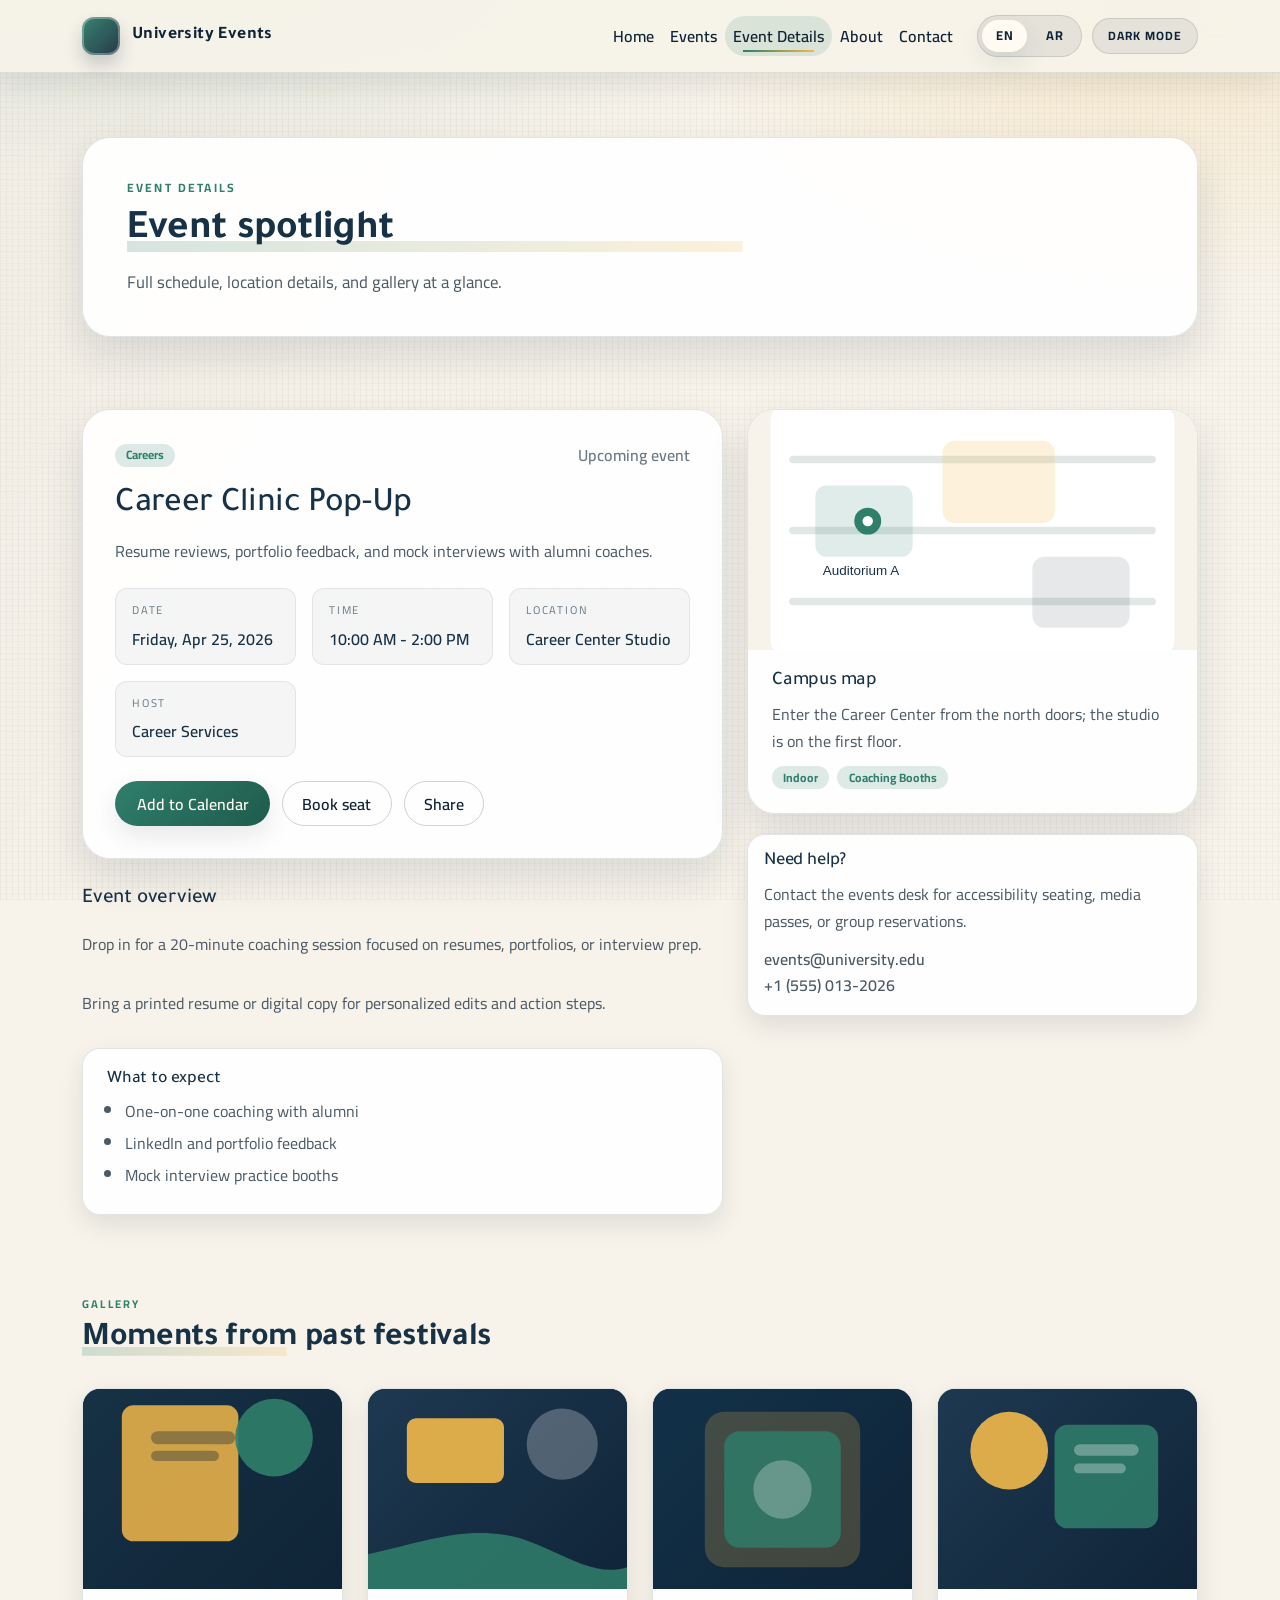
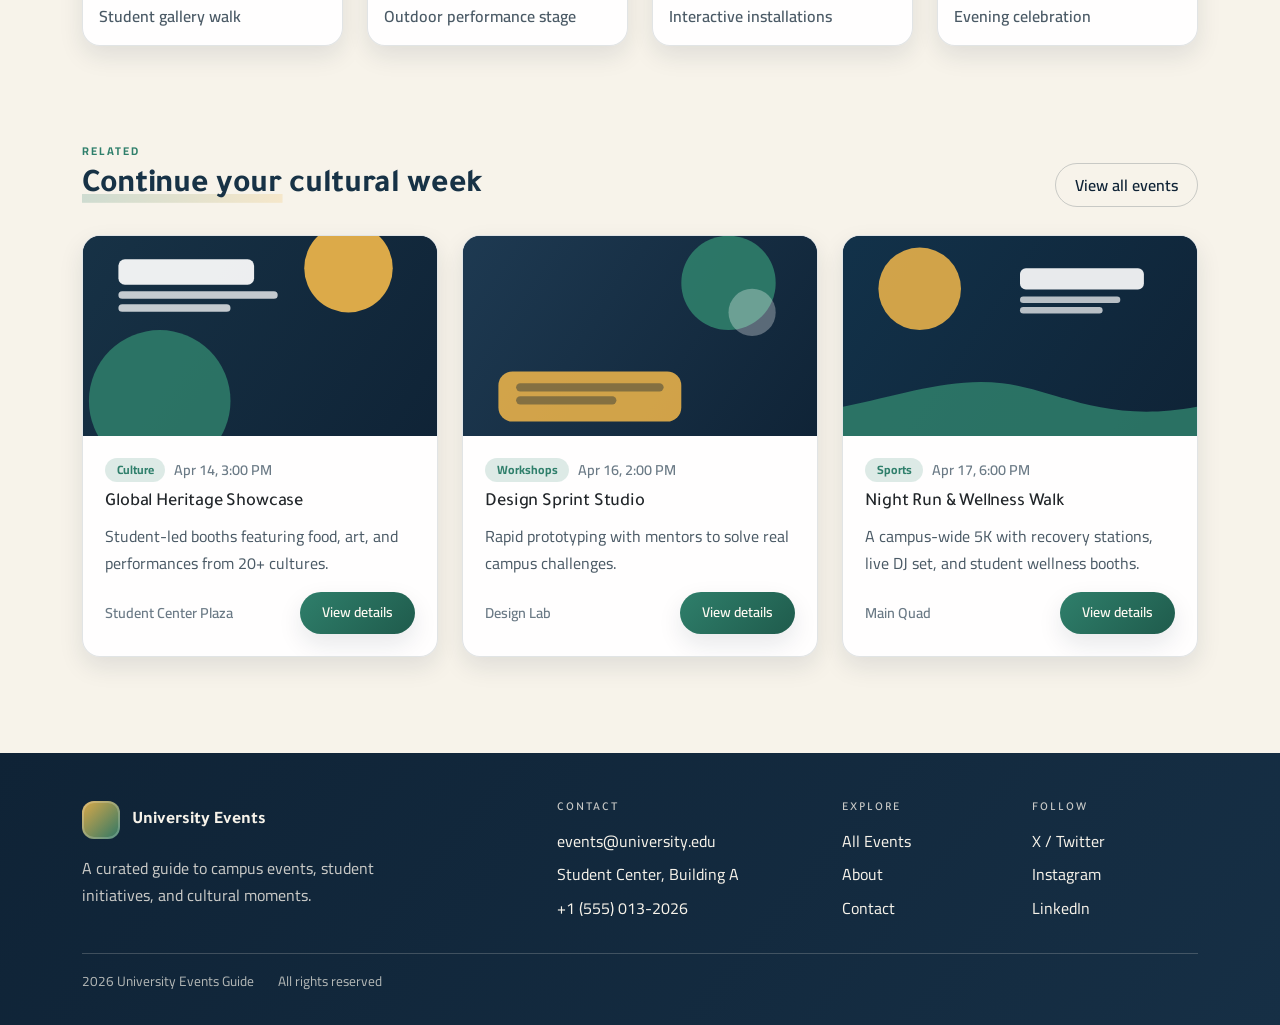
<file: event-career-clinic.html>
<!doctype html>
<html lang="en" dir="ltr">
<head>
	<meta charset="utf-8">
	<meta name="viewport" content="width=device-width, initial-scale=1">
	<title>Career Clinic Pop-Up | University Events</title>
	<link rel="preconnect" href="https://fonts.googleapis.com">
	<link rel="preconnect" href="https://fonts.gstatic.com" crossorigin>
	<link href="https://fonts.googleapis.com/css2?family=Cairo:wght@300;400;600;700&family=Tajawal:wght@300;400;500;700&display=swap" rel="stylesheet">
	<link href="https://cdn.jsdelivr.net/npm/bootstrap@5.3.3/dist/css/bootstrap.min.css" rel="stylesheet" integrity="sha384-QWTKZyjpPEjISv5WaRU9OFeRpok6YctnYmDr5pNlyT2bRjXh0JMhjY6hW+ALEwIH" crossorigin="anonymous">
	<link rel="stylesheet" href="assets/css/styles.css">
</head>
<body class="page-body">
	<a class="skip-link" href="#main-content" data-i18n="nav.skip">Skip to content</a>
	<header class="site-header">
		<nav class="navbar navbar-expand-lg site-navbar">
			<div class="container">
				<a class="navbar-brand brand" href="index.html">
					<span class="brand-mark" aria-hidden="true"></span>
					<span class="brand-text" data-i18n="nav.brand">University Events</span>
				</a>
				<button class="navbar-toggler" type="button" data-bs-toggle="collapse" data-bs-target="#primaryNav" aria-controls="primaryNav" aria-expanded="false" aria-label="Toggle navigation">
					<span class="navbar-toggler-icon"></span>
				</button>
				<div class="collapse navbar-collapse" id="primaryNav">
					<ul class="navbar-nav ms-auto mb-2 mb-lg-0">
						<li class="nav-item"><a class="nav-link" href="index.html" data-i18n="nav.home">Home</a></li>
						<li class="nav-item"><a class="nav-link" href="events.html" data-i18n="nav.events">Events</a></li>
						<li class="nav-item"><a class="nav-link active" aria-current="page" href="event-career-clinic.html" data-i18n="nav.eventDetails">Event Details</a></li>
						<li class="nav-item"><a class="nav-link" href="about.html" data-i18n="nav.about">About</a></li>
						<li class="nav-item"><a class="nav-link" href="contact.html" data-i18n="nav.contact">Contact</a></li>
					</ul>
					<div class="nav-tools ms-lg-3">
						<div class="lang-switch" aria-label="Language switcher">
							<button class="lang-btn is-active" type="button" data-lang-toggle="en">EN</button>
							<button class="lang-btn" type="button" data-lang-toggle="ar">AR</button>
						</div>
						<button class="theme-btn" type="button" data-theme-toggle aria-pressed="false" aria-label="Dark mode">
							<span class="theme-btn__label" data-theme-label>Dark mode</span>
						</button>
					</div>
				</div>
			</div>
		</nav>
	</header>
	<main id="main-content" class="page-main">
		<section class="page-hero">
			<div class="container">
				<div class="page-hero__inner">
					<p class="eyebrow" data-i18n="event.hero.eyebrow">Event details</p>
					<h1 class="page-title" data-i18n="event.hero.title">Event spotlight</h1>
					<p class="page-subtitle" data-i18n="event.hero.subtitle">Full schedule, location details, and gallery at a glance.</p>
				</div>
			</div>
		</section>
		<section class="section-block event-details-section">
			<div class="container">
				<div class="row g-4 align-items-start">
					<div class="col-lg-7">
						<article class="card details-card">
							<div class="details-header">
								<span class="badge event-badge" data-i18n="eventPage.careerClinic.badge">Careers</span>
								<span class="details-status" data-i18n="common.upcomingEvent">Upcoming event</span>
							</div>
							<h2 class="details-title" data-i18n="eventPage.careerClinic.title">Career Clinic Pop-Up</h2>
							<p class="details-subtitle" data-i18n="eventPage.careerClinic.subtitle">Resume reviews, portfolio feedback, and mock interviews with alumni coaches.</p>
							<div class="details-meta">
								<div class="meta-item">
									<span class="meta-label" data-i18n="event.meta.dateLabel">Date</span>
									<span class="meta-value" data-i18n="eventPage.careerClinic.dateValue">Friday, Apr 25, 2026</span>
								</div>
								<div class="meta-item">
									<span class="meta-label" data-i18n="event.meta.timeLabel">Time</span>
									<span class="meta-value" data-i18n="eventPage.careerClinic.timeValue">10:00 AM - 2:00 PM</span>
								</div>
								<div class="meta-item">
									<span class="meta-label" data-i18n="event.meta.locationLabel">Location</span>
									<span class="meta-value" data-i18n="eventPage.careerClinic.locationValue">Career Center Studio</span>
								</div>
								<div class="meta-item">
									<span class="meta-label" data-i18n="event.meta.hostLabel">Host</span>
									<span class="meta-value" data-i18n="eventPage.careerClinic.hostValue">Career Services</span>
								</div>
							</div>
							<div class="details-actions">
								<button class="btn btn-accent" type="button" data-i18n="common.addToCalendar">Add to Calendar</button>
								<button class="btn btn-outline" type="button" data-bs-toggle="modal" data-bs-target="#bookingModal" data-i18n="booking.open">Book seat</button>
								<button class="btn btn-outline" type="button" data-i18n="common.share">Share</button>
							</div>
						</article>
						<div class="details-body">
							<h3 data-i18n="event.overview.title">Event overview</h3>
							<p data-i18n="eventPage.careerClinic.overview1">Drop in for a 20-minute coaching session focused on resumes, portfolios, or interview prep.</p>
							<p data-i18n="eventPage.careerClinic.overview2">Bring a printed resume or digital copy for personalized edits and action steps.</p>
							<div class="details-highlight">
								<h4 data-i18n="event.expect.title">What to expect</h4>
								<ul class="details-list">
									<li data-i18n="eventPage.careerClinic.expect1">One-on-one coaching with alumni</li>
									<li data-i18n="eventPage.careerClinic.expect2">LinkedIn and portfolio feedback</li>
									<li data-i18n="eventPage.careerClinic.expect3">Mock interview practice booths</li>
								</ul>
							</div>
						</div>
					</div>
					<div class="col-lg-5">
						<div class="card map-card">
							<img src="assets/img/event-map.svg" alt="Map showing event location on campus" decoding="async">
							<div class="card-body map-body">
								<h3 class="map-title" data-i18n="event.map.title">Campus map</h3>
								<p class="map-text" data-i18n="eventPage.careerClinic.mapText">Enter the Career Center from the north doors; the studio is on the first floor.</p>
								<div class="map-tags">
									<span class="badge event-badge" data-i18n="eventPage.careerClinic.mapTag1">Indoor</span>
									<span class="badge event-badge" data-i18n="eventPage.careerClinic.mapTag2">Coaching Booths</span>
								</div>
							</div>
						</div>
						<div class="card details-side">
							<div class="card-body">
								<h3 class="side-title" data-i18n="event.side.title">Need help?</h3>
								<p class="side-text" data-i18n="event.side.text">Contact the events desk for accessibility seating, media passes, or group reservations.</p>
								<p class="side-contact">events@university.edu</p>
								<p class="side-contact">+1 (555) 013-2026</p>
							</div>
						</div>
					</div>
				</div>
			</div>
		</section>
		<section class="section-block gallery-section">
			<div class="container">
				<div class="section-header">
					<div>
						<p class="section-eyebrow" data-i18n="event.gallery.eyebrow">Gallery</p>
						<h2 class="section-title" data-i18n="event.gallery.title">Moments from past festivals</h2>
					</div>
				</div>
				<div class="row g-4">
					<div class="col-md-6 col-lg-3">
						<figure class="card gallery-card">
							<img src="assets/img/gallery-01.svg" class="gallery-image" alt="Student art exhibit" loading="lazy" decoding="async">
							<figcaption class="gallery-caption" data-i18n="event.gallery.caption1">Student gallery walk</figcaption>
						</figure>
					</div>
					<div class="col-md-6 col-lg-3">
						<figure class="card gallery-card">
							<img src="assets/img/gallery-02.svg" class="gallery-image" alt="Outdoor performance stage" loading="lazy" decoding="async">
							<figcaption class="gallery-caption" data-i18n="event.gallery.caption2">Outdoor performance stage</figcaption>
						</figure>
					</div>
					<div class="col-md-6 col-lg-3">
						<figure class="card gallery-card">
							<img src="assets/img/gallery-03.svg" class="gallery-image" alt="Interactive art installation" loading="lazy" decoding="async">
							<figcaption class="gallery-caption" data-i18n="event.gallery.caption3">Interactive installations</figcaption>
						</figure>
					</div>
					<div class="col-md-6 col-lg-3">
						<figure class="card gallery-card">
							<img src="assets/img/gallery-04.svg" class="gallery-image" alt="Student crowd with lights" loading="lazy" decoding="async">
							<figcaption class="gallery-caption" data-i18n="event.gallery.caption4">Evening celebration</figcaption>
						</figure>
					</div>
				</div>
			</div>
		</section>
		<section class="section-block related-section">
			<div class="container">
				<div class="section-header">
					<div>
						<p class="section-eyebrow" data-i18n="event.related.eyebrow">Related</p>
						<h2 class="section-title" data-i18n="event.related.title">Continue your cultural week</h2>
					</div>
					<a class="btn btn-outline" href="events.html" data-i18n="common.viewAllEvents">All events</a>
				</div>
				<div class="row g-4">
					<div class="col-md-6 col-lg-4">
						<article class="card event-card">
							<img src="assets/img/event-01.svg" class="card-img-top event-media" alt="Cultural festival lighting" loading="lazy" decoding="async">
							<div class="card-body">
								<div class="event-meta">
									<span class="badge event-badge" data-i18n="event.related.card1.badge">Culture</span>
									<span class="event-date" data-i18n="event.related.card1.date">Apr 14, 3:00 PM</span>
								</div>
								<h3 class="card-title event-title" data-i18n="event.related.card1.title">Global Heritage Showcase</h3>
								<p class="card-text" data-i18n="event.related.card1.text">Student-led booths featuring food, art, and performances from 20+ cultures.</p>
								<div class="event-footer">
									<span class="event-location" data-i18n="event.related.card1.location">Student Center Plaza</span>
									<a class="btn btn-sm btn-accent" href="event-global-heritage.html" data-i18n="common.viewDetails">View details</a>
								</div>
							</div>
						</article>
					</div>
					<div class="col-md-6 col-lg-4">
						<article class="card event-card">
							<img src="assets/img/event-02.svg" class="card-img-top event-media" alt="Innovation lab silhouettes" loading="lazy" decoding="async">
							<div class="card-body">
								<div class="event-meta">
									<span class="badge event-badge" data-i18n="event.related.card2.badge">Workshops</span>
									<span class="event-date" data-i18n="event.related.card2.date">Apr 16, 2:00 PM</span>
								</div>
								<h3 class="card-title event-title" data-i18n="event.related.card2.title">Design Sprint Studio</h3>
								<p class="card-text" data-i18n="event.related.card2.text">Rapid prototyping with mentors to solve real campus challenges.</p>
								<div class="event-footer">
									<span class="event-location" data-i18n="event.related.card2.location">Design Lab</span>
									<a class="btn btn-sm btn-accent" href="event-design-sprint.html" data-i18n="common.viewDetails">View details</a>
								</div>
							</div>
						</article>
					</div>
					<div class="col-md-6 col-lg-4">
						<article class="card event-card">
							<img src="assets/img/event-03.svg" class="card-img-top event-media" alt="Campus wellness run" loading="lazy" decoding="async">
							<div class="card-body">
								<div class="event-meta">
									<span class="badge event-badge" data-i18n="event.related.card3.badge">Sports</span>
									<span class="event-date" data-i18n="event.related.card3.date">Apr 17, 6:00 PM</span>
								</div>
								<h3 class="card-title event-title" data-i18n="event.related.card3.title">Night Run & Wellness Walk</h3>
								<p class="card-text" data-i18n="event.related.card3.text">A campus-wide 5K with recovery stations, live DJ set, and student wellness booths.</p>
								<div class="event-footer">
									<span class="event-location" data-i18n="event.related.card3.location">Main Quad</span>
									<a class="btn btn-sm btn-accent" href="event-night-run.html" data-i18n="common.viewDetails">View details</a>
								</div>
							</div>
						</article>
					</div>
				</div>
			</div>
		</section>
	</main>
	<div class="modal fade booking-modal" id="bookingModal" tabindex="-1" aria-labelledby="bookingModalLabel" aria-hidden="true">
		<div class="modal-dialog modal-dialog-centered">
			<div class="modal-content">
				<div class="modal-header">
					<h5 class="modal-title" id="bookingModalLabel" data-i18n="booking.title">Reserve your seat</h5>
					<button type="button" class="btn-close" data-bs-dismiss="modal" data-i18n-aria="booking.closeAria" aria-label="Close"></button>
				</div>
				<div class="modal-body">
					<p class="booking-note" data-i18n="booking.subtitle">Choose a seat count and leave your details.</p>
					<form class="booking-form">
						<div class="row g-3">
							<div class="col-12">
								<label class="form-label" for="booking-name" data-i18n="booking.nameLabel">Full name</label>
								<input id="booking-name" class="form-control" type="text" placeholder="Your name" data-i18n-placeholder="booking.namePlaceholder">
							</div>
							<div class="col-12">
								<label class="form-label" for="booking-email" data-i18n="booking.emailLabel">Email address</label>
								<input id="booking-email" class="form-control" type="email" placeholder="you@university.edu" data-i18n-placeholder="booking.emailPlaceholder">
							</div>
							<div class="col-12">
								<label class="form-label" for="booking-seats" data-i18n="booking.seatsLabel">Seats</label>
								<select id="booking-seats" class="form-select">
									<option value="1" data-i18n="booking.seatsOption1">1 seat</option>
									<option value="2" data-i18n="booking.seatsOption2">2 seats</option>
									<option value="3" data-i18n="booking.seatsOption3">3 seats</option>
								</select>
							</div>
						</div>
					</form>
				</div>
				<div class="modal-footer">
					<button class="btn btn-outline" type="button" data-bs-dismiss="modal" data-i18n="booking.close">Close</button>
					<button class="btn btn-accent" type="button" data-i18n="booking.submit">Confirm booking</button>
				</div>
			</div>
		</div>
	</div>
	<footer class="site-footer">
		<div class="container">
			<div class="row g-4">
				<div class="col-lg-5">
					<div class="footer-brand">
						<span class="brand-mark" aria-hidden="true"></span>
						<span class="brand-text" data-i18n="nav.brand">University Events</span>
					</div>
					<p class="footer-note" data-i18n="footer.note">A curated guide to campus events, student initiatives, and cultural moments.</p>
				</div>
				<div class="col-6 col-lg-3">
					<h6 class="footer-title" data-i18n="footer.contactTitle">Contact</h6>
					<ul class="footer-list">
						<li><a href="mailto:events@university.edu">events@university.edu</a></li>
						<li data-i18n="footer.address">Student Center, Building A</li>
						<li>+1 (555) 013-2026</li>
					</ul>
				</div>
				<div class="col-6 col-lg-2">
					<h6 class="footer-title" data-i18n="footer.exploreTitle">Explore</h6>
					<ul class="footer-list">
						<li><a href="events.html" data-i18n="footer.allEvents">All Events</a></li>
						<li><a href="about.html" data-i18n="footer.about">About</a></li>
						<li><a href="contact.html" data-i18n="footer.contact">Contact</a></li>
					</ul>
				</div>
				<div class="col-12 col-lg-2">
					<h6 class="footer-title" data-i18n="footer.followTitle">Follow</h6>
					<ul class="footer-list">
						<li><a href="https://twitter.com" target="_blank" rel="noreferrer" data-i18n="contact.social.x">X / Twitter</a></li>
						<li><a href="https://instagram.com" target="_blank" rel="noreferrer" data-i18n="contact.social.instagram">Instagram</a></li>
						<li><a href="https://linkedin.com" target="_blank" rel="noreferrer" data-i18n="contact.social.linkedin">LinkedIn</a></li>
					</ul>
				</div>
			</div>
			<div class="footer-bottom">
				<span data-i18n="footer.title">2026 University Events Guide</span>
				<span data-i18n="footer.rights">All rights reserved</span>
			</div>
		</div>
	</footer>
	<button class="scroll-top" type="button" data-scroll-top data-i18n="common.backToTop" data-i18n-aria="common.backToTop" aria-label="Back to top">Back to top</button>
	<script src="https://cdn.jsdelivr.net/npm/bootstrap@5.3.3/dist/js/bootstrap.bundle.min.js" integrity="sha384-YvpcrYf0tY3lHB60NNkmXc5s9fDVZLESaAA55NDzOxhy9GkcIdslK1eN7N6jIeHz" crossorigin="anonymous"></script>
	<script src="assets/js/main.js"></script>
</body>
</html>
</file>
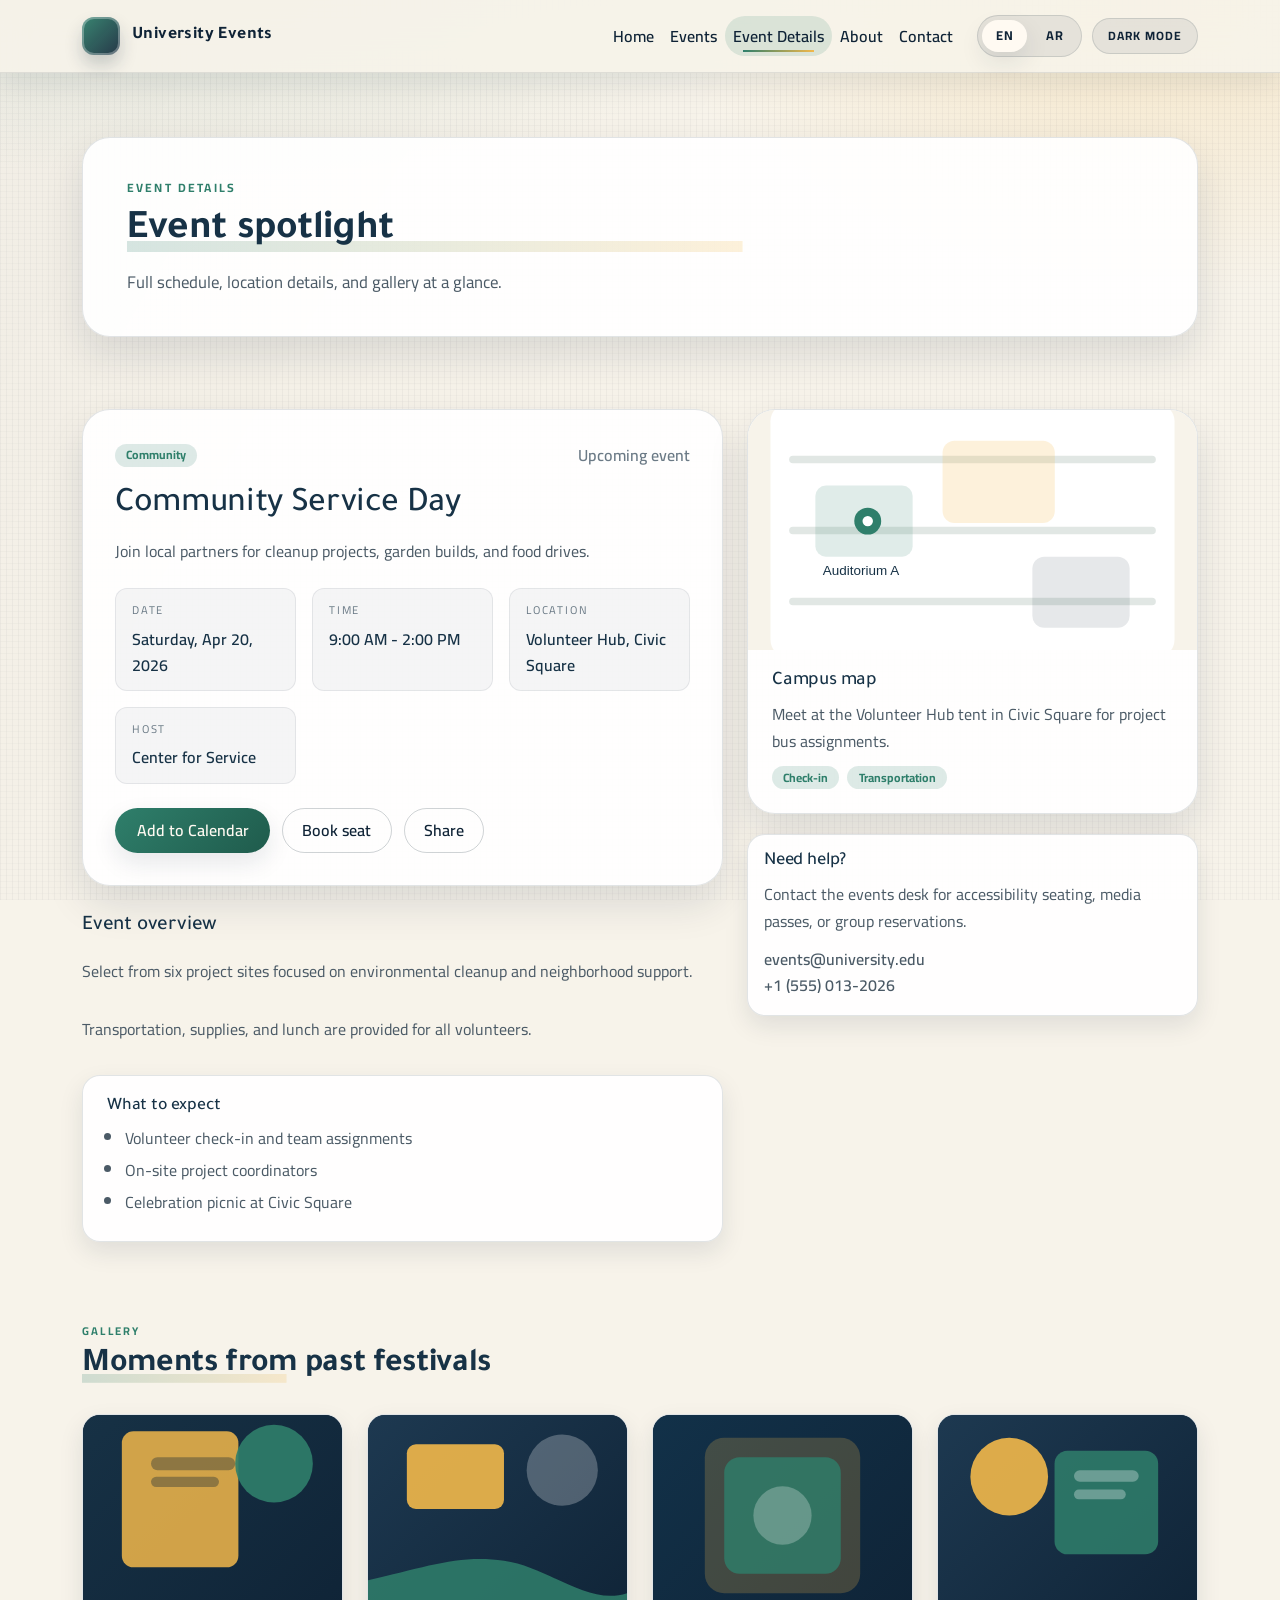
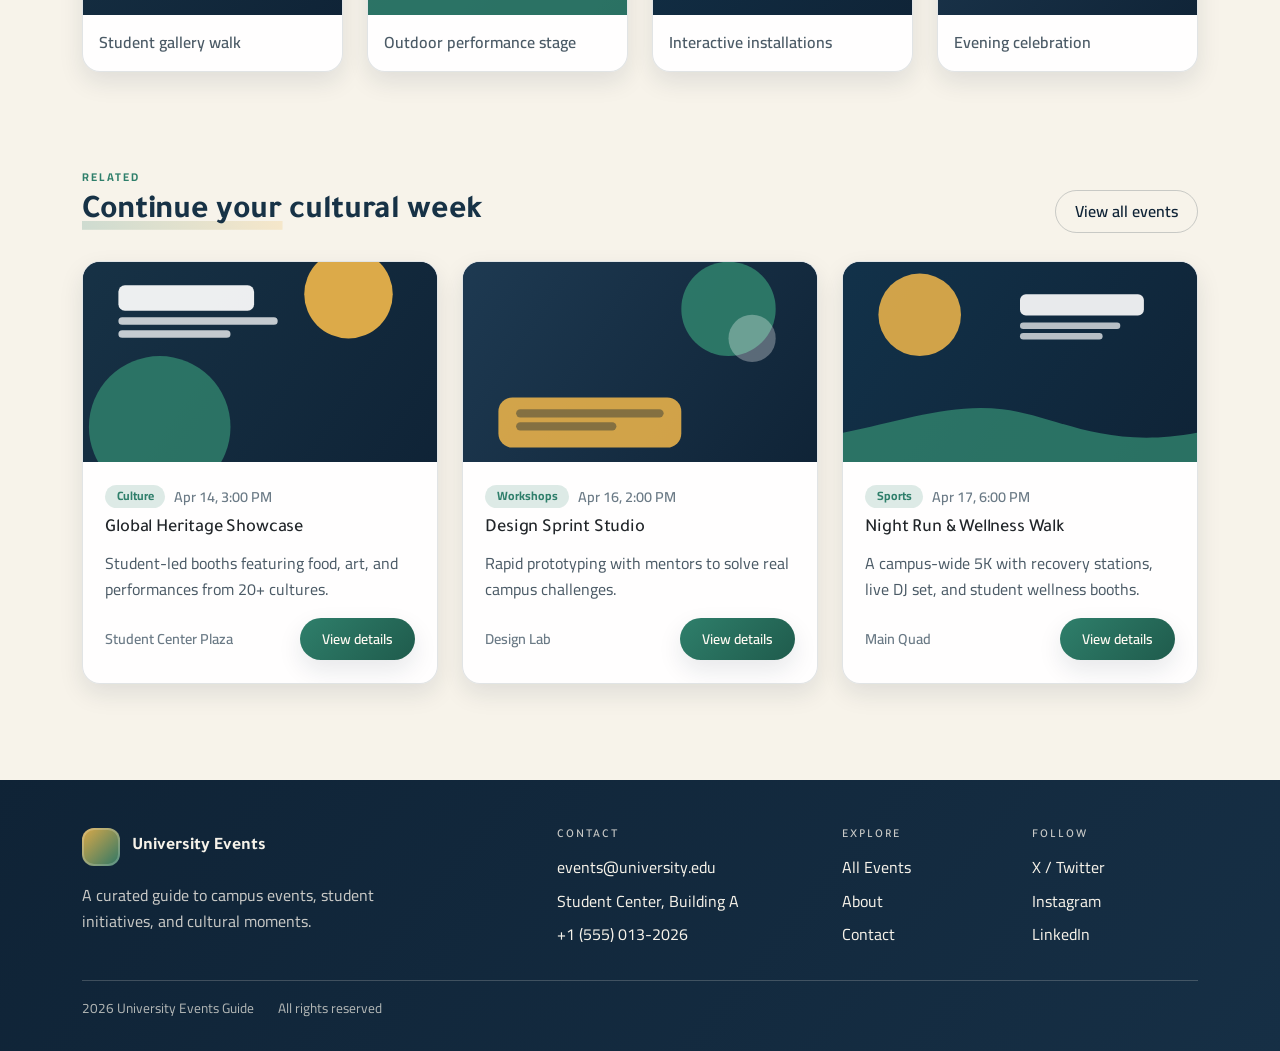
<file: event-community-service.html>
<!doctype html>
<html lang="en" dir="ltr">
<head>
	<meta charset="utf-8">
	<meta name="viewport" content="width=device-width, initial-scale=1">
	<title>Community Service Day | University Events</title>
	<link rel="preconnect" href="https://fonts.googleapis.com">
	<link rel="preconnect" href="https://fonts.gstatic.com" crossorigin>
	<link href="https://fonts.googleapis.com/css2?family=Cairo:wght@300;400;600;700&family=Tajawal:wght@300;400;500;700&display=swap" rel="stylesheet">
	<link href="https://cdn.jsdelivr.net/npm/bootstrap@5.3.3/dist/css/bootstrap.min.css" rel="stylesheet" integrity="sha384-QWTKZyjpPEjISv5WaRU9OFeRpok6YctnYmDr5pNlyT2bRjXh0JMhjY6hW+ALEwIH" crossorigin="anonymous">
	<link rel="stylesheet" href="assets/css/styles.css">
</head>
<body class="page-body">
	<a class="skip-link" href="#main-content" data-i18n="nav.skip">Skip to content</a>
	<header class="site-header">
		<nav class="navbar navbar-expand-lg site-navbar">
			<div class="container">
				<a class="navbar-brand brand" href="index.html">
					<span class="brand-mark" aria-hidden="true"></span>
					<span class="brand-text" data-i18n="nav.brand">University Events</span>
				</a>
				<button class="navbar-toggler" type="button" data-bs-toggle="collapse" data-bs-target="#primaryNav" aria-controls="primaryNav" aria-expanded="false" aria-label="Toggle navigation">
					<span class="navbar-toggler-icon"></span>
				</button>
				<div class="collapse navbar-collapse" id="primaryNav">
					<ul class="navbar-nav ms-auto mb-2 mb-lg-0">
						<li class="nav-item"><a class="nav-link" href="index.html" data-i18n="nav.home">Home</a></li>
						<li class="nav-item"><a class="nav-link" href="events.html" data-i18n="nav.events">Events</a></li>
						<li class="nav-item"><a class="nav-link active" aria-current="page" href="event-community-service.html" data-i18n="nav.eventDetails">Event Details</a></li>
						<li class="nav-item"><a class="nav-link" href="about.html" data-i18n="nav.about">About</a></li>
						<li class="nav-item"><a class="nav-link" href="contact.html" data-i18n="nav.contact">Contact</a></li>
					</ul>
					<div class="nav-tools ms-lg-3">
						<div class="lang-switch" aria-label="Language switcher">
							<button class="lang-btn is-active" type="button" data-lang-toggle="en">EN</button>
							<button class="lang-btn" type="button" data-lang-toggle="ar">AR</button>
						</div>
						<button class="theme-btn" type="button" data-theme-toggle aria-pressed="false" aria-label="Dark mode">
							<span class="theme-btn__label" data-theme-label>Dark mode</span>
						</button>
					</div>
				</div>
			</div>
		</nav>
	</header>
	<main id="main-content" class="page-main">
		<section class="page-hero">
			<div class="container">
				<div class="page-hero__inner">
					<p class="eyebrow" data-i18n="event.hero.eyebrow">Event details</p>
					<h1 class="page-title" data-i18n="event.hero.title">Event spotlight</h1>
					<p class="page-subtitle" data-i18n="event.hero.subtitle">Full schedule, location details, and gallery at a glance.</p>
				</div>
			</div>
		</section>
		<section class="section-block event-details-section">
			<div class="container">
				<div class="row g-4 align-items-start">
					<div class="col-lg-7">
						<article class="card details-card">
							<div class="details-header">
								<span class="badge event-badge" data-i18n="eventPage.communityService.badge">Community</span>
								<span class="details-status" data-i18n="common.upcomingEvent">Upcoming event</span>
							</div>
							<h2 class="details-title" data-i18n="eventPage.communityService.title">Community Service Day</h2>
							<p class="details-subtitle" data-i18n="eventPage.communityService.subtitle">Join local partners for cleanup projects, garden builds, and food drives.</p>
							<div class="details-meta">
								<div class="meta-item">
									<span class="meta-label" data-i18n="event.meta.dateLabel">Date</span>
									<span class="meta-value" data-i18n="eventPage.communityService.dateValue">Saturday, Apr 20, 2026</span>
								</div>
								<div class="meta-item">
									<span class="meta-label" data-i18n="event.meta.timeLabel">Time</span>
									<span class="meta-value" data-i18n="eventPage.communityService.timeValue">9:00 AM - 2:00 PM</span>
								</div>
								<div class="meta-item">
									<span class="meta-label" data-i18n="event.meta.locationLabel">Location</span>
									<span class="meta-value" data-i18n="eventPage.communityService.locationValue">Volunteer Hub, Civic Square</span>
								</div>
								<div class="meta-item">
									<span class="meta-label" data-i18n="event.meta.hostLabel">Host</span>
									<span class="meta-value" data-i18n="eventPage.communityService.hostValue">Center for Service</span>
								</div>
							</div>
							<div class="details-actions">
								<button class="btn btn-accent" type="button" data-i18n="common.addToCalendar">Add to Calendar</button>
								<button class="btn btn-outline" type="button" data-bs-toggle="modal" data-bs-target="#bookingModal" data-i18n="booking.open">Book seat</button>
								<button class="btn btn-outline" type="button" data-i18n="common.share">Share</button>
							</div>
						</article>
						<div class="details-body">
							<h3 data-i18n="event.overview.title">Event overview</h3>
							<p data-i18n="eventPage.communityService.overview1">Select from six project sites focused on environmental cleanup and neighborhood support.</p>
							<p data-i18n="eventPage.communityService.overview2">Transportation, supplies, and lunch are provided for all volunteers.</p>
							<div class="details-highlight">
								<h4 data-i18n="event.expect.title">What to expect</h4>
								<ul class="details-list">
									<li data-i18n="eventPage.communityService.expect1">Volunteer check-in and team assignments</li>
									<li data-i18n="eventPage.communityService.expect2">On-site project coordinators</li>
									<li data-i18n="eventPage.communityService.expect3">Celebration picnic at Civic Square</li>
								</ul>
							</div>
						</div>
					</div>
					<div class="col-lg-5">
						<div class="card map-card">
							<img src="assets/img/event-map.svg" alt="Map showing event location on campus" decoding="async">
							<div class="card-body map-body">
								<h3 class="map-title" data-i18n="event.map.title">Campus map</h3>
								<p class="map-text" data-i18n="eventPage.communityService.mapText">Meet at the Volunteer Hub tent in Civic Square for project bus assignments.</p>
								<div class="map-tags">
									<span class="badge event-badge" data-i18n="eventPage.communityService.mapTag1">Check-in</span>
									<span class="badge event-badge" data-i18n="eventPage.communityService.mapTag2">Transportation</span>
								</div>
							</div>
						</div>
						<div class="card details-side">
							<div class="card-body">
								<h3 class="side-title" data-i18n="event.side.title">Need help?</h3>
								<p class="side-text" data-i18n="event.side.text">Contact the events desk for accessibility seating, media passes, or group reservations.</p>
								<p class="side-contact">events@university.edu</p>
								<p class="side-contact">+1 (555) 013-2026</p>
							</div>
						</div>
					</div>
				</div>
			</div>
		</section>
		<section class="section-block gallery-section">
			<div class="container">
				<div class="section-header">
					<div>
						<p class="section-eyebrow" data-i18n="event.gallery.eyebrow">Gallery</p>
						<h2 class="section-title" data-i18n="event.gallery.title">Moments from past festivals</h2>
					</div>
				</div>
				<div class="row g-4">
					<div class="col-md-6 col-lg-3">
						<figure class="card gallery-card">
							<img src="assets/img/gallery-01.svg" class="gallery-image" alt="Student art exhibit" loading="lazy" decoding="async">
							<figcaption class="gallery-caption" data-i18n="event.gallery.caption1">Student gallery walk</figcaption>
						</figure>
					</div>
					<div class="col-md-6 col-lg-3">
						<figure class="card gallery-card">
							<img src="assets/img/gallery-02.svg" class="gallery-image" alt="Outdoor performance stage" loading="lazy" decoding="async">
							<figcaption class="gallery-caption" data-i18n="event.gallery.caption2">Outdoor performance stage</figcaption>
						</figure>
					</div>
					<div class="col-md-6 col-lg-3">
						<figure class="card gallery-card">
							<img src="assets/img/gallery-03.svg" class="gallery-image" alt="Interactive art installation" loading="lazy" decoding="async">
							<figcaption class="gallery-caption" data-i18n="event.gallery.caption3">Interactive installations</figcaption>
						</figure>
					</div>
					<div class="col-md-6 col-lg-3">
						<figure class="card gallery-card">
							<img src="assets/img/gallery-04.svg" class="gallery-image" alt="Student crowd with lights" loading="lazy" decoding="async">
							<figcaption class="gallery-caption" data-i18n="event.gallery.caption4">Evening celebration</figcaption>
						</figure>
					</div>
				</div>
			</div>
		</section>
		<section class="section-block related-section">
			<div class="container">
				<div class="section-header">
					<div>
						<p class="section-eyebrow" data-i18n="event.related.eyebrow">Related</p>
						<h2 class="section-title" data-i18n="event.related.title">Continue your cultural week</h2>
					</div>
					<a class="btn btn-outline" href="events.html" data-i18n="common.viewAllEvents">All events</a>
				</div>
				<div class="row g-4">
					<div class="col-md-6 col-lg-4">
						<article class="card event-card">
							<img src="assets/img/event-01.svg" class="card-img-top event-media" alt="Cultural festival lighting" loading="lazy" decoding="async">
							<div class="card-body">
								<div class="event-meta">
									<span class="badge event-badge" data-i18n="event.related.card1.badge">Culture</span>
									<span class="event-date" data-i18n="event.related.card1.date">Apr 14, 3:00 PM</span>
								</div>
								<h3 class="card-title event-title" data-i18n="event.related.card1.title">Global Heritage Showcase</h3>
								<p class="card-text" data-i18n="event.related.card1.text">Student-led booths featuring food, art, and performances from 20+ cultures.</p>
								<div class="event-footer">
									<span class="event-location" data-i18n="event.related.card1.location">Student Center Plaza</span>
									<a class="btn btn-sm btn-accent" href="event-global-heritage.html" data-i18n="common.viewDetails">View details</a>
								</div>
							</div>
						</article>
					</div>
					<div class="col-md-6 col-lg-4">
						<article class="card event-card">
							<img src="assets/img/event-02.svg" class="card-img-top event-media" alt="Innovation lab silhouettes" loading="lazy" decoding="async">
							<div class="card-body">
								<div class="event-meta">
									<span class="badge event-badge" data-i18n="event.related.card2.badge">Workshops</span>
									<span class="event-date" data-i18n="event.related.card2.date">Apr 16, 2:00 PM</span>
								</div>
								<h3 class="card-title event-title" data-i18n="event.related.card2.title">Design Sprint Studio</h3>
								<p class="card-text" data-i18n="event.related.card2.text">Rapid prototyping with mentors to solve real campus challenges.</p>
								<div class="event-footer">
									<span class="event-location" data-i18n="event.related.card2.location">Design Lab</span>
									<a class="btn btn-sm btn-accent" href="event-design-sprint.html" data-i18n="common.viewDetails">View details</a>
								</div>
							</div>
						</article>
					</div>
					<div class="col-md-6 col-lg-4">
						<article class="card event-card">
							<img src="assets/img/event-03.svg" class="card-img-top event-media" alt="Campus wellness run" loading="lazy" decoding="async">
							<div class="card-body">
								<div class="event-meta">
									<span class="badge event-badge" data-i18n="event.related.card3.badge">Sports</span>
									<span class="event-date" data-i18n="event.related.card3.date">Apr 17, 6:00 PM</span>
								</div>
								<h3 class="card-title event-title" data-i18n="event.related.card3.title">Night Run & Wellness Walk</h3>
								<p class="card-text" data-i18n="event.related.card3.text">A campus-wide 5K with recovery stations, live DJ set, and student wellness booths.</p>
								<div class="event-footer">
									<span class="event-location" data-i18n="event.related.card3.location">Main Quad</span>
									<a class="btn btn-sm btn-accent" href="event-night-run.html" data-i18n="common.viewDetails">View details</a>
								</div>
							</div>
						</article>
					</div>
				</div>
			</div>
		</section>
	</main>
	<div class="modal fade booking-modal" id="bookingModal" tabindex="-1" aria-labelledby="bookingModalLabel" aria-hidden="true">
		<div class="modal-dialog modal-dialog-centered">
			<div class="modal-content">
				<div class="modal-header">
					<h5 class="modal-title" id="bookingModalLabel" data-i18n="booking.title">Reserve your seat</h5>
					<button type="button" class="btn-close" data-bs-dismiss="modal" data-i18n-aria="booking.closeAria" aria-label="Close"></button>
				</div>
				<div class="modal-body">
					<p class="booking-note" data-i18n="booking.subtitle">Choose a seat count and leave your details.</p>
					<form class="booking-form">
						<div class="row g-3">
							<div class="col-12">
								<label class="form-label" for="booking-name" data-i18n="booking.nameLabel">Full name</label>
								<input id="booking-name" class="form-control" type="text" placeholder="Your name" data-i18n-placeholder="booking.namePlaceholder">
							</div>
							<div class="col-12">
								<label class="form-label" for="booking-email" data-i18n="booking.emailLabel">Email address</label>
								<input id="booking-email" class="form-control" type="email" placeholder="you@university.edu" data-i18n-placeholder="booking.emailPlaceholder">
							</div>
							<div class="col-12">
								<label class="form-label" for="booking-seats" data-i18n="booking.seatsLabel">Seats</label>
								<select id="booking-seats" class="form-select">
									<option value="1" data-i18n="booking.seatsOption1">1 seat</option>
									<option value="2" data-i18n="booking.seatsOption2">2 seats</option>
									<option value="3" data-i18n="booking.seatsOption3">3 seats</option>
								</select>
							</div>
						</div>
					</form>
				</div>
				<div class="modal-footer">
					<button class="btn btn-outline" type="button" data-bs-dismiss="modal" data-i18n="booking.close">Close</button>
					<button class="btn btn-accent" type="button" data-i18n="booking.submit">Confirm booking</button>
				</div>
			</div>
		</div>
	</div>
	<footer class="site-footer">
		<div class="container">
			<div class="row g-4">
				<div class="col-lg-5">
					<div class="footer-brand">
						<span class="brand-mark" aria-hidden="true"></span>
						<span class="brand-text" data-i18n="nav.brand">University Events</span>
					</div>
					<p class="footer-note" data-i18n="footer.note">A curated guide to campus events, student initiatives, and cultural moments.</p>
				</div>
				<div class="col-6 col-lg-3">
					<h6 class="footer-title" data-i18n="footer.contactTitle">Contact</h6>
					<ul class="footer-list">
						<li><a href="mailto:events@university.edu">events@university.edu</a></li>
						<li data-i18n="footer.address">Student Center, Building A</li>
						<li>+1 (555) 013-2026</li>
					</ul>
				</div>
				<div class="col-6 col-lg-2">
					<h6 class="footer-title" data-i18n="footer.exploreTitle">Explore</h6>
					<ul class="footer-list">
						<li><a href="events.html" data-i18n="footer.allEvents">All Events</a></li>
						<li><a href="about.html" data-i18n="footer.about">About</a></li>
						<li><a href="contact.html" data-i18n="footer.contact">Contact</a></li>
					</ul>
				</div>
				<div class="col-12 col-lg-2">
					<h6 class="footer-title" data-i18n="footer.followTitle">Follow</h6>
					<ul class="footer-list">
						<li><a href="https://twitter.com" target="_blank" rel="noreferrer" data-i18n="contact.social.x">X / Twitter</a></li>
						<li><a href="https://instagram.com" target="_blank" rel="noreferrer" data-i18n="contact.social.instagram">Instagram</a></li>
						<li><a href="https://linkedin.com" target="_blank" rel="noreferrer" data-i18n="contact.social.linkedin">LinkedIn</a></li>
					</ul>
				</div>
			</div>
			<div class="footer-bottom">
				<span data-i18n="footer.title">2026 University Events Guide</span>
				<span data-i18n="footer.rights">All rights reserved</span>
			</div>
		</div>
	</footer>
	<button class="scroll-top" type="button" data-scroll-top data-i18n="common.backToTop" data-i18n-aria="common.backToTop" aria-label="Back to top">Back to top</button>
	<script src="https://cdn.jsdelivr.net/npm/bootstrap@5.3.3/dist/js/bootstrap.bundle.min.js" integrity="sha384-YvpcrYf0tY3lHB60NNkmXc5s9fDVZLESaAA55NDzOxhy9GkcIdslK1eN7N6jIeHz" crossorigin="anonymous"></script>
	<script src="assets/js/main.js"></script>
</body>
</html>
</file>
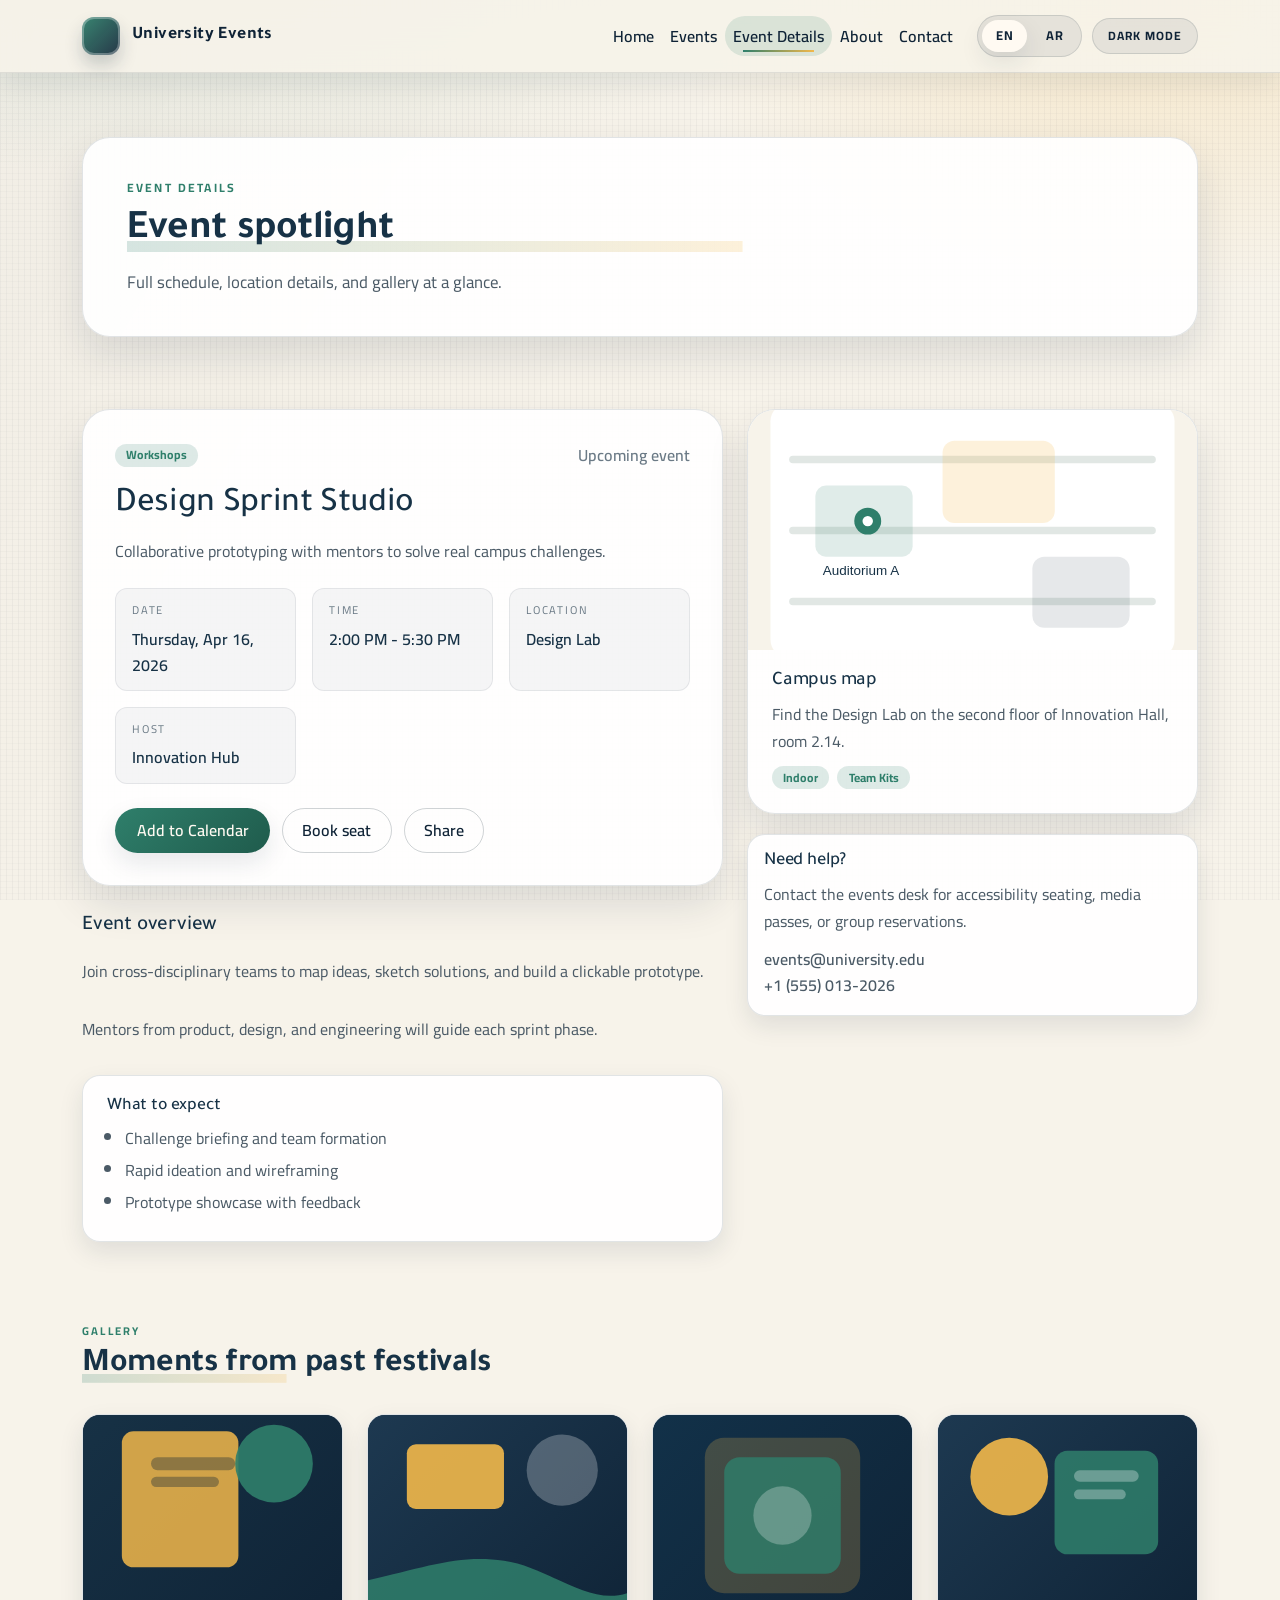
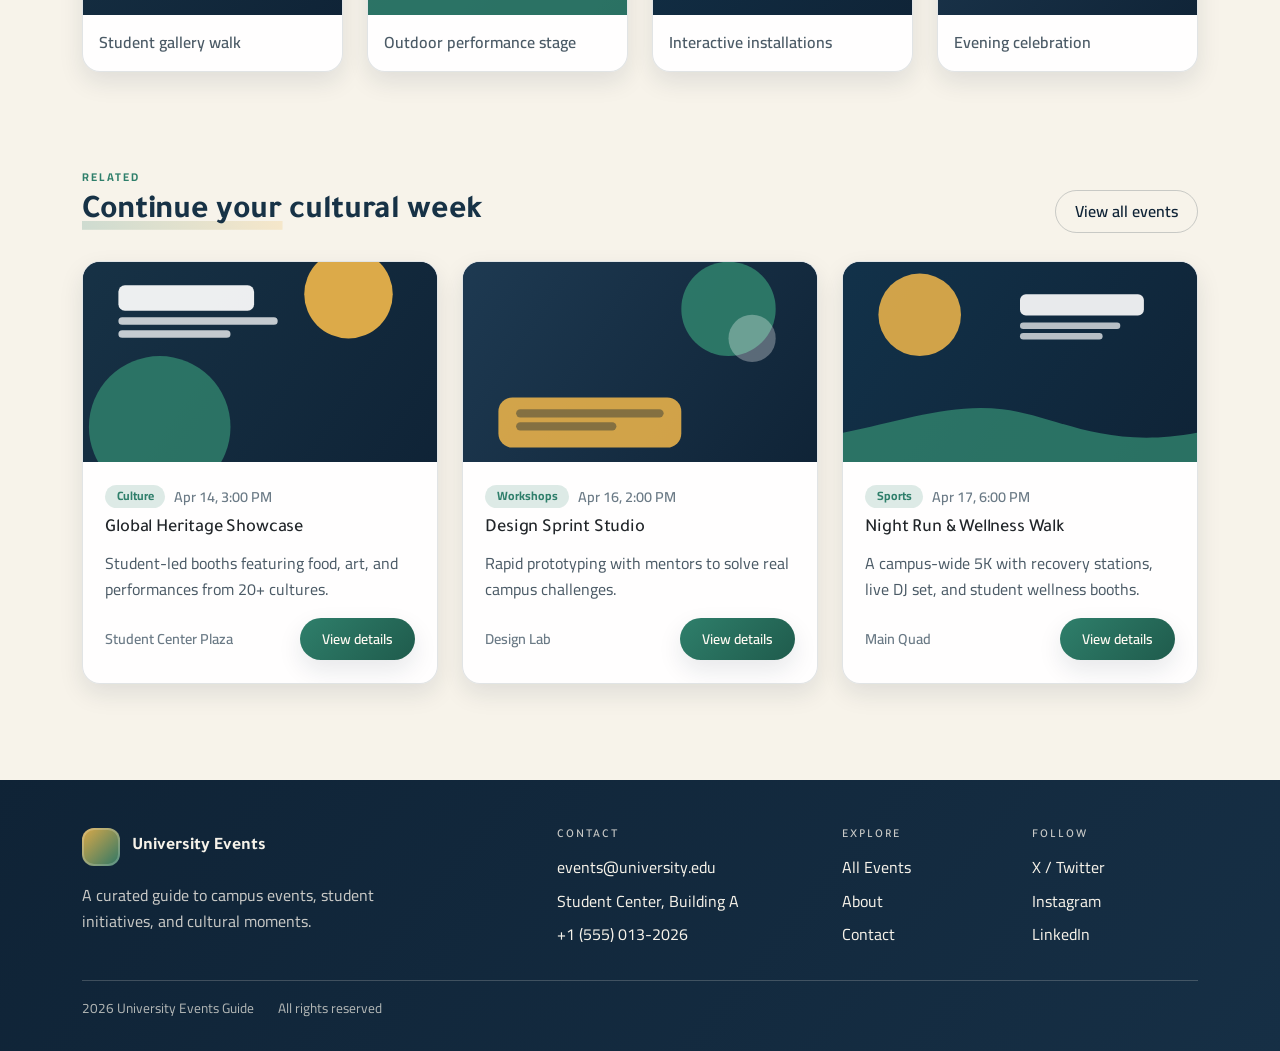
<file: event-design-sprint.html>
<!doctype html>
<html lang="en" dir="ltr">
<head>
	<meta charset="utf-8">
	<meta name="viewport" content="width=device-width, initial-scale=1">
	<title>Design Sprint Studio | University Events</title>
	<link rel="preconnect" href="https://fonts.googleapis.com">
	<link rel="preconnect" href="https://fonts.gstatic.com" crossorigin>
	<link href="https://fonts.googleapis.com/css2?family=Cairo:wght@300;400;600;700&family=Tajawal:wght@300;400;500;700&display=swap" rel="stylesheet">
	<link href="https://cdn.jsdelivr.net/npm/bootstrap@5.3.3/dist/css/bootstrap.min.css" rel="stylesheet" integrity="sha384-QWTKZyjpPEjISv5WaRU9OFeRpok6YctnYmDr5pNlyT2bRjXh0JMhjY6hW+ALEwIH" crossorigin="anonymous">
	<link rel="stylesheet" href="assets/css/styles.css">
</head>
<body class="page-body">
	<a class="skip-link" href="#main-content" data-i18n="nav.skip">Skip to content</a>
	<header class="site-header">
		<nav class="navbar navbar-expand-lg site-navbar">
			<div class="container">
				<a class="navbar-brand brand" href="index.html">
					<span class="brand-mark" aria-hidden="true"></span>
					<span class="brand-text" data-i18n="nav.brand">University Events</span>
				</a>
				<button class="navbar-toggler" type="button" data-bs-toggle="collapse" data-bs-target="#primaryNav" aria-controls="primaryNav" aria-expanded="false" aria-label="Toggle navigation">
					<span class="navbar-toggler-icon"></span>
				</button>
				<div class="collapse navbar-collapse" id="primaryNav">
					<ul class="navbar-nav ms-auto mb-2 mb-lg-0">
						<li class="nav-item"><a class="nav-link" href="index.html" data-i18n="nav.home">Home</a></li>
						<li class="nav-item"><a class="nav-link" href="events.html" data-i18n="nav.events">Events</a></li>
						<li class="nav-item"><a class="nav-link active" aria-current="page" href="event-design-sprint.html" data-i18n="nav.eventDetails">Event Details</a></li>
						<li class="nav-item"><a class="nav-link" href="about.html" data-i18n="nav.about">About</a></li>
						<li class="nav-item"><a class="nav-link" href="contact.html" data-i18n="nav.contact">Contact</a></li>
					</ul>
					<div class="nav-tools ms-lg-3">
						<div class="lang-switch" aria-label="Language switcher">
							<button class="lang-btn is-active" type="button" data-lang-toggle="en">EN</button>
							<button class="lang-btn" type="button" data-lang-toggle="ar">AR</button>
						</div>
						<button class="theme-btn" type="button" data-theme-toggle aria-pressed="false" aria-label="Dark mode">
							<span class="theme-btn__label" data-theme-label>Dark mode</span>
						</button>
					</div>
				</div>
			</div>
		</nav>
	</header>
	<main id="main-content" class="page-main">
		<section class="page-hero">
			<div class="container">
				<div class="page-hero__inner">
					<p class="eyebrow" data-i18n="event.hero.eyebrow">Event details</p>
					<h1 class="page-title" data-i18n="event.hero.title">Event spotlight</h1>
					<p class="page-subtitle" data-i18n="event.hero.subtitle">Full schedule, location details, and gallery at a glance.</p>
				</div>
			</div>
		</section>
		<section class="section-block event-details-section">
			<div class="container">
				<div class="row g-4 align-items-start">
					<div class="col-lg-7">
						<article class="card details-card">
							<div class="details-header">
								<span class="badge event-badge" data-i18n="eventPage.designSprint.badge">Workshops</span>
								<span class="details-status" data-i18n="common.upcomingEvent">Upcoming event</span>
							</div>
							<h2 class="details-title" data-i18n="eventPage.designSprint.title">Design Sprint Studio</h2>
							<p class="details-subtitle" data-i18n="eventPage.designSprint.subtitle">Collaborative prototyping with mentors to solve real campus challenges.</p>
							<div class="details-meta">
								<div class="meta-item">
									<span class="meta-label" data-i18n="event.meta.dateLabel">Date</span>
									<span class="meta-value" data-i18n="eventPage.designSprint.dateValue">Thursday, Apr 16, 2026</span>
								</div>
								<div class="meta-item">
									<span class="meta-label" data-i18n="event.meta.timeLabel">Time</span>
									<span class="meta-value" data-i18n="eventPage.designSprint.timeValue">2:00 PM - 5:30 PM</span>
								</div>
								<div class="meta-item">
									<span class="meta-label" data-i18n="event.meta.locationLabel">Location</span>
									<span class="meta-value" data-i18n="eventPage.designSprint.locationValue">Design Lab</span>
								</div>
								<div class="meta-item">
									<span class="meta-label" data-i18n="event.meta.hostLabel">Host</span>
									<span class="meta-value" data-i18n="eventPage.designSprint.hostValue">Innovation Hub</span>
								</div>
							</div>
							<div class="details-actions">
								<button class="btn btn-accent" type="button" data-i18n="common.addToCalendar">Add to Calendar</button>
								<button class="btn btn-outline" type="button" data-bs-toggle="modal" data-bs-target="#bookingModal" data-i18n="booking.open">Book seat</button>
								<button class="btn btn-outline" type="button" data-i18n="common.share">Share</button>
							</div>
						</article>
						<div class="details-body">
							<h3 data-i18n="event.overview.title">Event overview</h3>
							<p data-i18n="eventPage.designSprint.overview1">Join cross-disciplinary teams to map ideas, sketch solutions, and build a clickable prototype.</p>
							<p data-i18n="eventPage.designSprint.overview2">Mentors from product, design, and engineering will guide each sprint phase.</p>
							<div class="details-highlight">
								<h4 data-i18n="event.expect.title">What to expect</h4>
								<ul class="details-list">
									<li data-i18n="eventPage.designSprint.expect1">Challenge briefing and team formation</li>
									<li data-i18n="eventPage.designSprint.expect2">Rapid ideation and wireframing</li>
									<li data-i18n="eventPage.designSprint.expect3">Prototype showcase with feedback</li>
								</ul>
							</div>
						</div>
					</div>
					<div class="col-lg-5">
						<div class="card map-card">
							<img src="assets/img/event-map.svg" alt="Map showing event location on campus" decoding="async">
							<div class="card-body map-body">
								<h3 class="map-title" data-i18n="event.map.title">Campus map</h3>
								<p class="map-text" data-i18n="eventPage.designSprint.mapText">Find the Design Lab on the second floor of Innovation Hall, room 2.14.</p>
								<div class="map-tags">
									<span class="badge event-badge" data-i18n="eventPage.designSprint.mapTag1">Indoor</span>
									<span class="badge event-badge" data-i18n="eventPage.designSprint.mapTag2">Team Kits</span>
								</div>
							</div>
						</div>
						<div class="card details-side">
							<div class="card-body">
								<h3 class="side-title" data-i18n="event.side.title">Need help?</h3>
								<p class="side-text" data-i18n="event.side.text">Contact the events desk for accessibility seating, media passes, or group reservations.</p>
								<p class="side-contact">events@university.edu</p>
								<p class="side-contact">+1 (555) 013-2026</p>
							</div>
						</div>
					</div>
				</div>
			</div>
		</section>
		<section class="section-block gallery-section">
			<div class="container">
				<div class="section-header">
					<div>
						<p class="section-eyebrow" data-i18n="event.gallery.eyebrow">Gallery</p>
						<h2 class="section-title" data-i18n="event.gallery.title">Moments from past festivals</h2>
					</div>
				</div>
				<div class="row g-4">
					<div class="col-md-6 col-lg-3">
						<figure class="card gallery-card">
							<img src="assets/img/gallery-01.svg" class="gallery-image" alt="Student art exhibit" loading="lazy" decoding="async">
							<figcaption class="gallery-caption" data-i18n="event.gallery.caption1">Student gallery walk</figcaption>
						</figure>
					</div>
					<div class="col-md-6 col-lg-3">
						<figure class="card gallery-card">
							<img src="assets/img/gallery-02.svg" class="gallery-image" alt="Outdoor performance stage" loading="lazy" decoding="async">
							<figcaption class="gallery-caption" data-i18n="event.gallery.caption2">Outdoor performance stage</figcaption>
						</figure>
					</div>
					<div class="col-md-6 col-lg-3">
						<figure class="card gallery-card">
							<img src="assets/img/gallery-03.svg" class="gallery-image" alt="Interactive art installation" loading="lazy" decoding="async">
							<figcaption class="gallery-caption" data-i18n="event.gallery.caption3">Interactive installations</figcaption>
						</figure>
					</div>
					<div class="col-md-6 col-lg-3">
						<figure class="card gallery-card">
							<img src="assets/img/gallery-04.svg" class="gallery-image" alt="Student crowd with lights" loading="lazy" decoding="async">
							<figcaption class="gallery-caption" data-i18n="event.gallery.caption4">Evening celebration</figcaption>
						</figure>
					</div>
				</div>
			</div>
		</section>
		<section class="section-block related-section">
			<div class="container">
				<div class="section-header">
					<div>
						<p class="section-eyebrow" data-i18n="event.related.eyebrow">Related</p>
						<h2 class="section-title" data-i18n="event.related.title">Continue your cultural week</h2>
					</div>
					<a class="btn btn-outline" href="events.html" data-i18n="common.viewAllEvents">All events</a>
				</div>
				<div class="row g-4">
					<div class="col-md-6 col-lg-4">
						<article class="card event-card">
							<img src="assets/img/event-01.svg" class="card-img-top event-media" alt="Cultural festival lighting" loading="lazy" decoding="async">
							<div class="card-body">
								<div class="event-meta">
									<span class="badge event-badge" data-i18n="event.related.card1.badge">Culture</span>
									<span class="event-date" data-i18n="event.related.card1.date">Apr 14, 3:00 PM</span>
								</div>
								<h3 class="card-title event-title" data-i18n="event.related.card1.title">Global Heritage Showcase</h3>
								<p class="card-text" data-i18n="event.related.card1.text">Student-led booths featuring food, art, and performances from 20+ cultures.</p>
								<div class="event-footer">
									<span class="event-location" data-i18n="event.related.card1.location">Student Center Plaza</span>
									<a class="btn btn-sm btn-accent" href="event-global-heritage.html" data-i18n="common.viewDetails">View details</a>
								</div>
							</div>
						</article>
					</div>
					<div class="col-md-6 col-lg-4">
						<article class="card event-card">
							<img src="assets/img/event-02.svg" class="card-img-top event-media" alt="Innovation lab silhouettes" loading="lazy" decoding="async">
							<div class="card-body">
								<div class="event-meta">
									<span class="badge event-badge" data-i18n="event.related.card2.badge">Workshops</span>
									<span class="event-date" data-i18n="event.related.card2.date">Apr 16, 2:00 PM</span>
								</div>
								<h3 class="card-title event-title" data-i18n="event.related.card2.title">Design Sprint Studio</h3>
								<p class="card-text" data-i18n="event.related.card2.text">Rapid prototyping with mentors to solve real campus challenges.</p>
								<div class="event-footer">
									<span class="event-location" data-i18n="event.related.card2.location">Design Lab</span>
									<a class="btn btn-sm btn-accent" href="event-design-sprint.html" data-i18n="common.viewDetails">View details</a>
								</div>
							</div>
						</article>
					</div>
					<div class="col-md-6 col-lg-4">
						<article class="card event-card">
							<img src="assets/img/event-03.svg" class="card-img-top event-media" alt="Campus wellness run" loading="lazy" decoding="async">
							<div class="card-body">
								<div class="event-meta">
									<span class="badge event-badge" data-i18n="event.related.card3.badge">Sports</span>
									<span class="event-date" data-i18n="event.related.card3.date">Apr 17, 6:00 PM</span>
								</div>
								<h3 class="card-title event-title" data-i18n="event.related.card3.title">Night Run & Wellness Walk</h3>
								<p class="card-text" data-i18n="event.related.card3.text">A campus-wide 5K with recovery stations, live DJ set, and student wellness booths.</p>
								<div class="event-footer">
									<span class="event-location" data-i18n="event.related.card3.location">Main Quad</span>
									<a class="btn btn-sm btn-accent" href="event-night-run.html" data-i18n="common.viewDetails">View details</a>
								</div>
							</div>
						</article>
					</div>
				</div>
			</div>
		</section>
	</main>
	<div class="modal fade booking-modal" id="bookingModal" tabindex="-1" aria-labelledby="bookingModalLabel" aria-hidden="true">
		<div class="modal-dialog modal-dialog-centered">
			<div class="modal-content">
				<div class="modal-header">
					<h5 class="modal-title" id="bookingModalLabel" data-i18n="booking.title">Reserve your seat</h5>
					<button type="button" class="btn-close" data-bs-dismiss="modal" data-i18n-aria="booking.closeAria" aria-label="Close"></button>
				</div>
				<div class="modal-body">
					<p class="booking-note" data-i18n="booking.subtitle">Choose a seat count and leave your details.</p>
					<form class="booking-form">
						<div class="row g-3">
							<div class="col-12">
								<label class="form-label" for="booking-name" data-i18n="booking.nameLabel">Full name</label>
								<input id="booking-name" class="form-control" type="text" placeholder="Your name" data-i18n-placeholder="booking.namePlaceholder">
							</div>
							<div class="col-12">
								<label class="form-label" for="booking-email" data-i18n="booking.emailLabel">Email address</label>
								<input id="booking-email" class="form-control" type="email" placeholder="you@university.edu" data-i18n-placeholder="booking.emailPlaceholder">
							</div>
							<div class="col-12">
								<label class="form-label" for="booking-seats" data-i18n="booking.seatsLabel">Seats</label>
								<select id="booking-seats" class="form-select">
									<option value="1" data-i18n="booking.seatsOption1">1 seat</option>
									<option value="2" data-i18n="booking.seatsOption2">2 seats</option>
									<option value="3" data-i18n="booking.seatsOption3">3 seats</option>
								</select>
							</div>
						</div>
					</form>
				</div>
				<div class="modal-footer">
					<button class="btn btn-outline" type="button" data-bs-dismiss="modal" data-i18n="booking.close">Close</button>
					<button class="btn btn-accent" type="button" data-i18n="booking.submit">Confirm booking</button>
				</div>
			</div>
		</div>
	</div>
	<footer class="site-footer">
		<div class="container">
			<div class="row g-4">
				<div class="col-lg-5">
					<div class="footer-brand">
						<span class="brand-mark" aria-hidden="true"></span>
						<span class="brand-text" data-i18n="nav.brand">University Events</span>
					</div>
					<p class="footer-note" data-i18n="footer.note">A curated guide to campus events, student initiatives, and cultural moments.</p>
				</div>
				<div class="col-6 col-lg-3">
					<h6 class="footer-title" data-i18n="footer.contactTitle">Contact</h6>
					<ul class="footer-list">
						<li><a href="mailto:events@university.edu">events@university.edu</a></li>
						<li data-i18n="footer.address">Student Center, Building A</li>
						<li>+1 (555) 013-2026</li>
					</ul>
				</div>
				<div class="col-6 col-lg-2">
					<h6 class="footer-title" data-i18n="footer.exploreTitle">Explore</h6>
					<ul class="footer-list">
						<li><a href="events.html" data-i18n="footer.allEvents">All Events</a></li>
						<li><a href="about.html" data-i18n="footer.about">About</a></li>
						<li><a href="contact.html" data-i18n="footer.contact">Contact</a></li>
					</ul>
				</div>
				<div class="col-12 col-lg-2">
					<h6 class="footer-title" data-i18n="footer.followTitle">Follow</h6>
					<ul class="footer-list">
						<li><a href="https://twitter.com" target="_blank" rel="noreferrer" data-i18n="contact.social.x">X / Twitter</a></li>
						<li><a href="https://instagram.com" target="_blank" rel="noreferrer" data-i18n="contact.social.instagram">Instagram</a></li>
						<li><a href="https://linkedin.com" target="_blank" rel="noreferrer" data-i18n="contact.social.linkedin">LinkedIn</a></li>
					</ul>
				</div>
			</div>
			<div class="footer-bottom">
				<span data-i18n="footer.title">2026 University Events Guide</span>
				<span data-i18n="footer.rights">All rights reserved</span>
			</div>
		</div>
	</footer>
	<button class="scroll-top" type="button" data-scroll-top data-i18n="common.backToTop" data-i18n-aria="common.backToTop" aria-label="Back to top">Back to top</button>
	<script src="https://cdn.jsdelivr.net/npm/bootstrap@5.3.3/dist/js/bootstrap.bundle.min.js" integrity="sha384-YvpcrYf0tY3lHB60NNkmXc5s9fDVZLESaAA55NDzOxhy9GkcIdslK1eN7N6jIeHz" crossorigin="anonymous"></script>
	<script src="assets/js/main.js"></script>
</body>
</html>
</file>
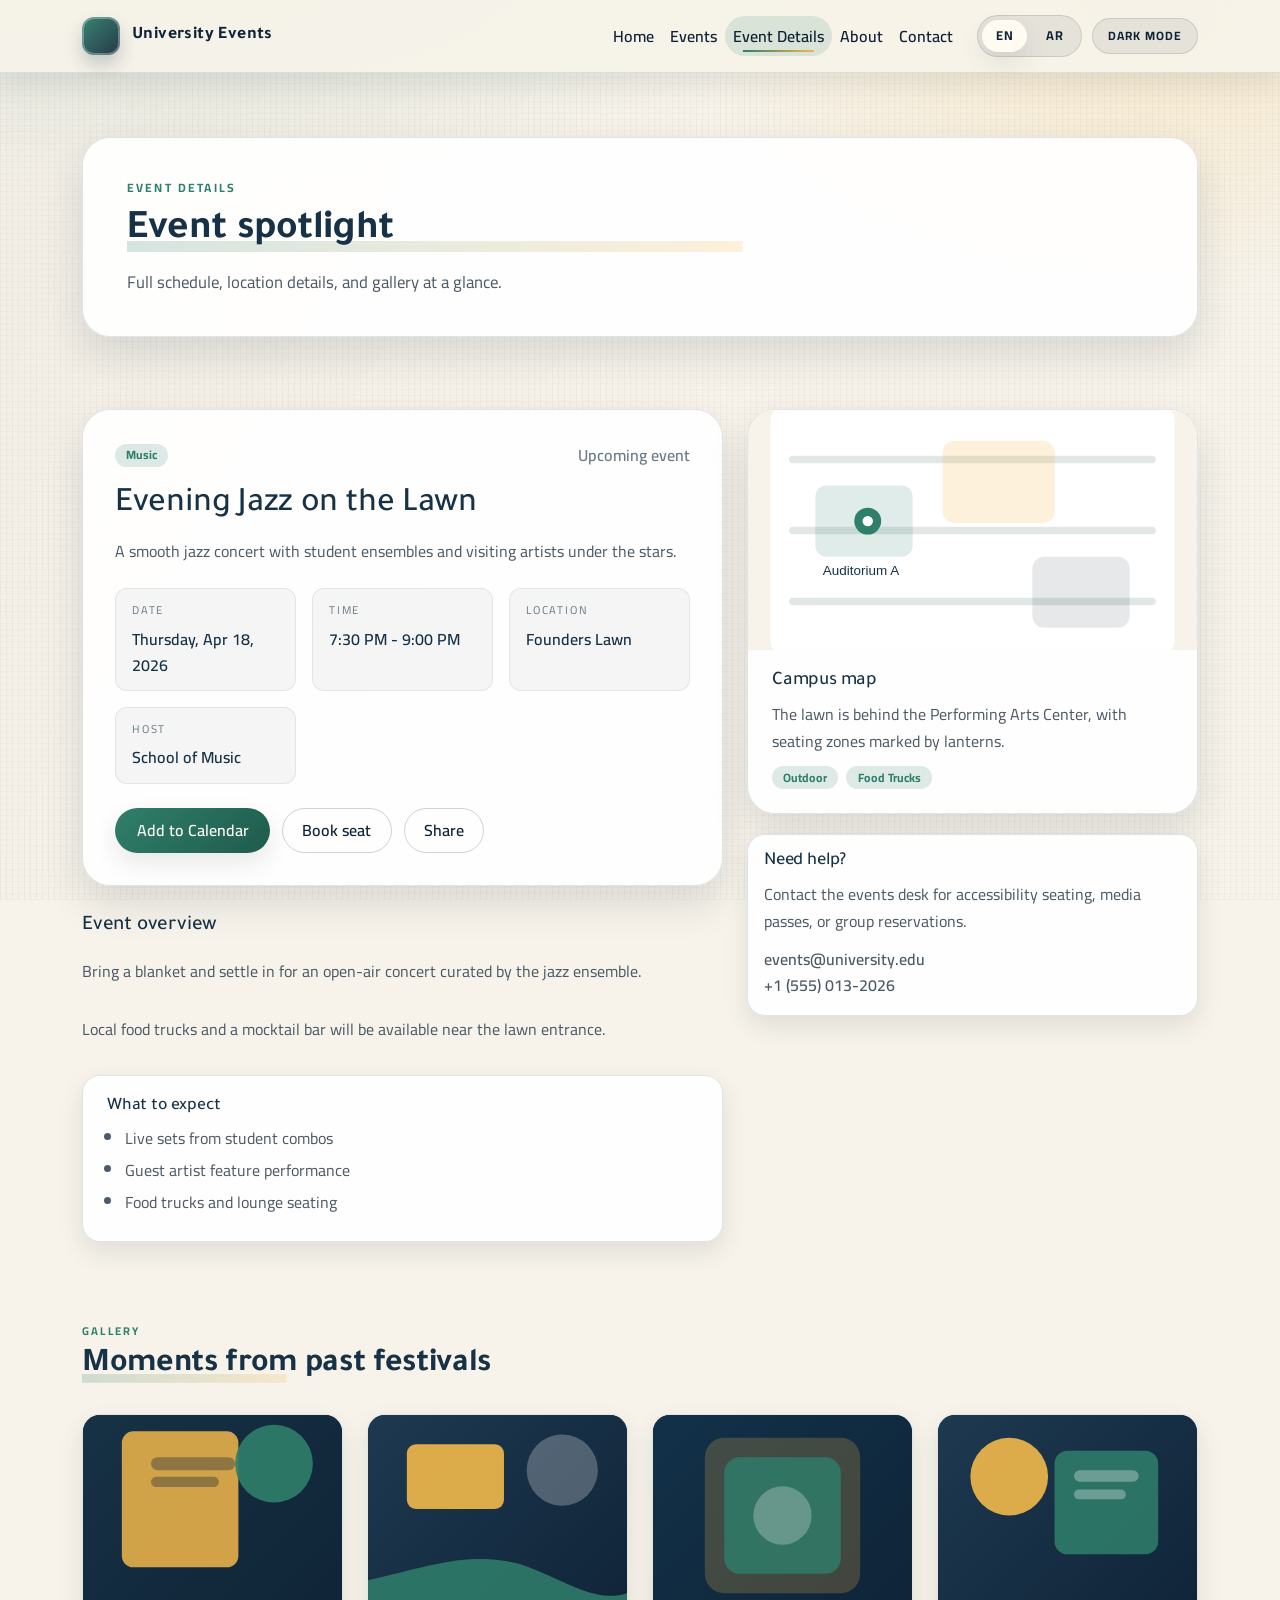
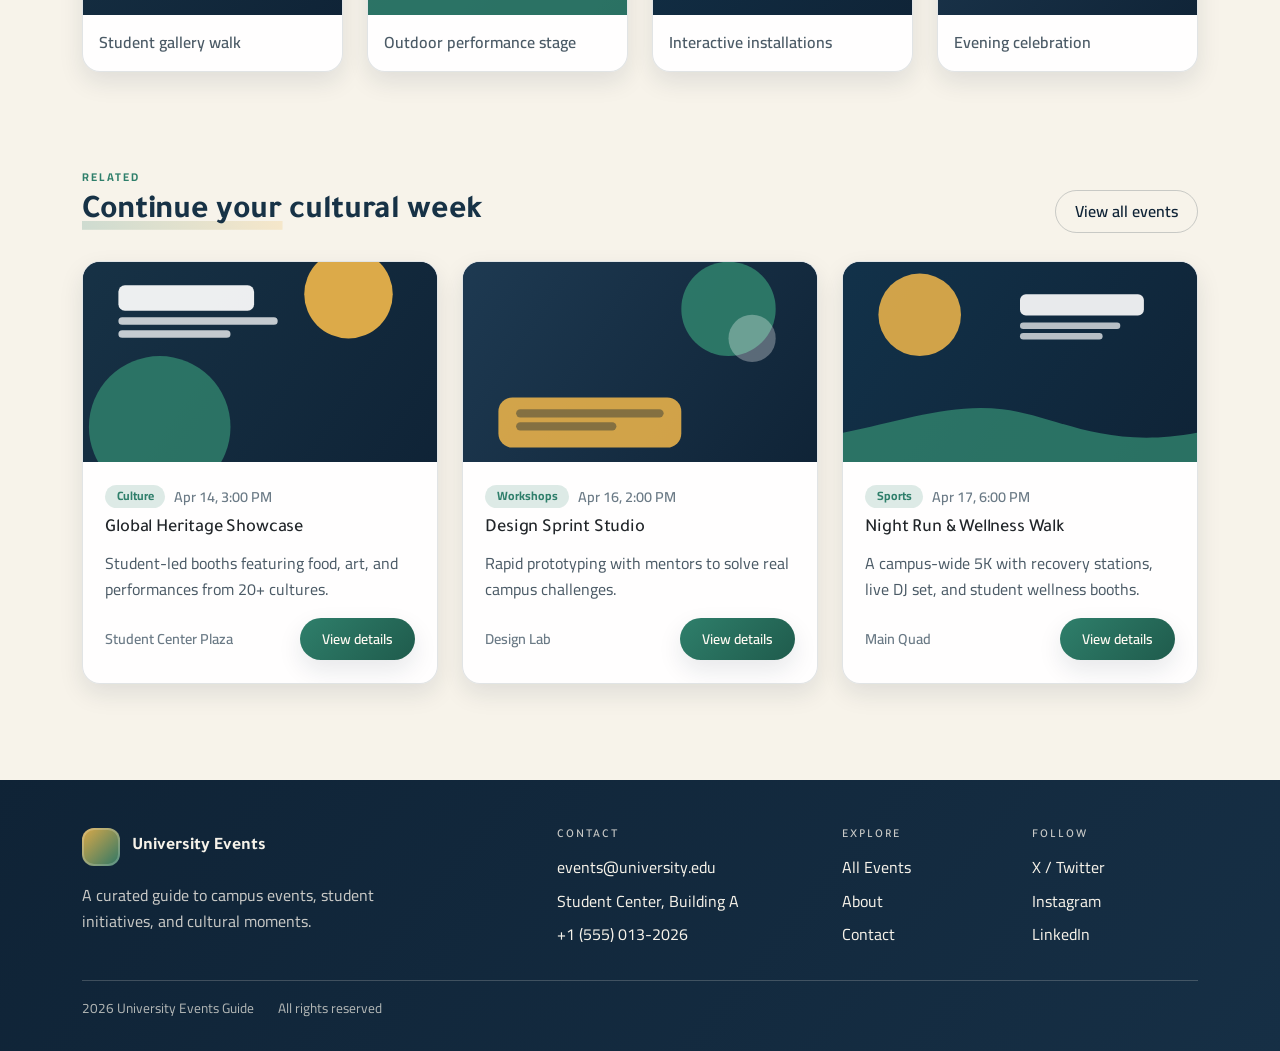
<file: event-evening-jazz.html>
<!doctype html>
<html lang="en" dir="ltr">
<head>
	<meta charset="utf-8">
	<meta name="viewport" content="width=device-width, initial-scale=1">
	<title>Evening Jazz on the Lawn | University Events</title>
	<link rel="preconnect" href="https://fonts.googleapis.com">
	<link rel="preconnect" href="https://fonts.gstatic.com" crossorigin>
	<link href="https://fonts.googleapis.com/css2?family=Cairo:wght@300;400;600;700&family=Tajawal:wght@300;400;500;700&display=swap" rel="stylesheet">
	<link href="https://cdn.jsdelivr.net/npm/bootstrap@5.3.3/dist/css/bootstrap.min.css" rel="stylesheet" integrity="sha384-QWTKZyjpPEjISv5WaRU9OFeRpok6YctnYmDr5pNlyT2bRjXh0JMhjY6hW+ALEwIH" crossorigin="anonymous">
	<link rel="stylesheet" href="assets/css/styles.css">
</head>
<body class="page-body">
	<a class="skip-link" href="#main-content" data-i18n="nav.skip">Skip to content</a>
	<header class="site-header">
		<nav class="navbar navbar-expand-lg site-navbar">
			<div class="container">
				<a class="navbar-brand brand" href="index.html">
					<span class="brand-mark" aria-hidden="true"></span>
					<span class="brand-text" data-i18n="nav.brand">University Events</span>
				</a>
				<button class="navbar-toggler" type="button" data-bs-toggle="collapse" data-bs-target="#primaryNav" aria-controls="primaryNav" aria-expanded="false" aria-label="Toggle navigation">
					<span class="navbar-toggler-icon"></span>
				</button>
				<div class="collapse navbar-collapse" id="primaryNav">
					<ul class="navbar-nav ms-auto mb-2 mb-lg-0">
						<li class="nav-item"><a class="nav-link" href="index.html" data-i18n="nav.home">Home</a></li>
						<li class="nav-item"><a class="nav-link" href="events.html" data-i18n="nav.events">Events</a></li>
						<li class="nav-item"><a class="nav-link active" aria-current="page" href="event-evening-jazz.html" data-i18n="nav.eventDetails">Event Details</a></li>
						<li class="nav-item"><a class="nav-link" href="about.html" data-i18n="nav.about">About</a></li>
						<li class="nav-item"><a class="nav-link" href="contact.html" data-i18n="nav.contact">Contact</a></li>
					</ul>
					<div class="nav-tools ms-lg-3">
						<div class="lang-switch" aria-label="Language switcher">
							<button class="lang-btn is-active" type="button" data-lang-toggle="en">EN</button>
							<button class="lang-btn" type="button" data-lang-toggle="ar">AR</button>
						</div>
						<button class="theme-btn" type="button" data-theme-toggle aria-pressed="false" aria-label="Dark mode">
							<span class="theme-btn__label" data-theme-label>Dark mode</span>
						</button>
					</div>
				</div>
			</div>
		</nav>
	</header>
	<main id="main-content" class="page-main">
		<section class="page-hero">
			<div class="container">
				<div class="page-hero__inner">
					<p class="eyebrow" data-i18n="event.hero.eyebrow">Event details</p>
					<h1 class="page-title" data-i18n="event.hero.title">Event spotlight</h1>
					<p class="page-subtitle" data-i18n="event.hero.subtitle">Full schedule, location details, and gallery at a glance.</p>
				</div>
			</div>
		</section>
		<section class="section-block event-details-section">
			<div class="container">
				<div class="row g-4 align-items-start">
					<div class="col-lg-7">
						<article class="card details-card">
							<div class="details-header">
								<span class="badge event-badge" data-i18n="eventPage.eveningJazz.badge">Music</span>
								<span class="details-status" data-i18n="common.upcomingEvent">Upcoming event</span>
							</div>
							<h2 class="details-title" data-i18n="eventPage.eveningJazz.title">Evening Jazz on the Lawn</h2>
							<p class="details-subtitle" data-i18n="eventPage.eveningJazz.subtitle">A smooth jazz concert with student ensembles and visiting artists under the stars.</p>
							<div class="details-meta">
								<div class="meta-item">
									<span class="meta-label" data-i18n="event.meta.dateLabel">Date</span>
									<span class="meta-value" data-i18n="eventPage.eveningJazz.dateValue">Thursday, Apr 18, 2026</span>
								</div>
								<div class="meta-item">
									<span class="meta-label" data-i18n="event.meta.timeLabel">Time</span>
									<span class="meta-value" data-i18n="eventPage.eveningJazz.timeValue">7:30 PM - 9:00 PM</span>
								</div>
								<div class="meta-item">
									<span class="meta-label" data-i18n="event.meta.locationLabel">Location</span>
									<span class="meta-value" data-i18n="eventPage.eveningJazz.locationValue">Founders Lawn</span>
								</div>
								<div class="meta-item">
									<span class="meta-label" data-i18n="event.meta.hostLabel">Host</span>
									<span class="meta-value" data-i18n="eventPage.eveningJazz.hostValue">School of Music</span>
								</div>
							</div>
							<div class="details-actions">
								<button class="btn btn-accent" type="button" data-i18n="common.addToCalendar">Add to Calendar</button>
								<button class="btn btn-outline" type="button" data-bs-toggle="modal" data-bs-target="#bookingModal" data-i18n="booking.open">Book seat</button>
								<button class="btn btn-outline" type="button" data-i18n="common.share">Share</button>
							</div>
						</article>
						<div class="details-body">
							<h3 data-i18n="event.overview.title">Event overview</h3>
							<p data-i18n="eventPage.eveningJazz.overview1">Bring a blanket and settle in for an open-air concert curated by the jazz ensemble.</p>
							<p data-i18n="eventPage.eveningJazz.overview2">Local food trucks and a mocktail bar will be available near the lawn entrance.</p>
							<div class="details-highlight">
								<h4 data-i18n="event.expect.title">What to expect</h4>
								<ul class="details-list">
									<li data-i18n="eventPage.eveningJazz.expect1">Live sets from student combos</li>
									<li data-i18n="eventPage.eveningJazz.expect2">Guest artist feature performance</li>
									<li data-i18n="eventPage.eveningJazz.expect3">Food trucks and lounge seating</li>
								</ul>
							</div>
						</div>
					</div>
					<div class="col-lg-5">
						<div class="card map-card">
							<img src="assets/img/event-map.svg" alt="Map showing event location on campus" decoding="async">
							<div class="card-body map-body">
								<h3 class="map-title" data-i18n="event.map.title">Campus map</h3>
								<p class="map-text" data-i18n="eventPage.eveningJazz.mapText">The lawn is behind the Performing Arts Center, with seating zones marked by lanterns.</p>
								<div class="map-tags">
									<span class="badge event-badge" data-i18n="eventPage.eveningJazz.mapTag1">Outdoor</span>
									<span class="badge event-badge" data-i18n="eventPage.eveningJazz.mapTag2">Food Trucks</span>
								</div>
							</div>
						</div>
						<div class="card details-side">
							<div class="card-body">
								<h3 class="side-title" data-i18n="event.side.title">Need help?</h3>
								<p class="side-text" data-i18n="event.side.text">Contact the events desk for accessibility seating, media passes, or group reservations.</p>
								<p class="side-contact">events@university.edu</p>
								<p class="side-contact">+1 (555) 013-2026</p>
							</div>
						</div>
					</div>
				</div>
			</div>
		</section>
		<section class="section-block gallery-section">
			<div class="container">
				<div class="section-header">
					<div>
						<p class="section-eyebrow" data-i18n="event.gallery.eyebrow">Gallery</p>
						<h2 class="section-title" data-i18n="event.gallery.title">Moments from past festivals</h2>
					</div>
				</div>
				<div class="row g-4">
					<div class="col-md-6 col-lg-3">
						<figure class="card gallery-card">
							<img src="assets/img/gallery-01.svg" class="gallery-image" alt="Student art exhibit" loading="lazy" decoding="async">
							<figcaption class="gallery-caption" data-i18n="event.gallery.caption1">Student gallery walk</figcaption>
						</figure>
					</div>
					<div class="col-md-6 col-lg-3">
						<figure class="card gallery-card">
							<img src="assets/img/gallery-02.svg" class="gallery-image" alt="Outdoor performance stage" loading="lazy" decoding="async">
							<figcaption class="gallery-caption" data-i18n="event.gallery.caption2">Outdoor performance stage</figcaption>
						</figure>
					</div>
					<div class="col-md-6 col-lg-3">
						<figure class="card gallery-card">
							<img src="assets/img/gallery-03.svg" class="gallery-image" alt="Interactive art installation" loading="lazy" decoding="async">
							<figcaption class="gallery-caption" data-i18n="event.gallery.caption3">Interactive installations</figcaption>
						</figure>
					</div>
					<div class="col-md-6 col-lg-3">
						<figure class="card gallery-card">
							<img src="assets/img/gallery-04.svg" class="gallery-image" alt="Student crowd with lights" loading="lazy" decoding="async">
							<figcaption class="gallery-caption" data-i18n="event.gallery.caption4">Evening celebration</figcaption>
						</figure>
					</div>
				</div>
			</div>
		</section>
		<section class="section-block related-section">
			<div class="container">
				<div class="section-header">
					<div>
						<p class="section-eyebrow" data-i18n="event.related.eyebrow">Related</p>
						<h2 class="section-title" data-i18n="event.related.title">Continue your cultural week</h2>
					</div>
					<a class="btn btn-outline" href="events.html" data-i18n="common.viewAllEvents">All events</a>
				</div>
				<div class="row g-4">
					<div class="col-md-6 col-lg-4">
						<article class="card event-card">
							<img src="assets/img/event-01.svg" class="card-img-top event-media" alt="Cultural festival lighting" loading="lazy" decoding="async">
							<div class="card-body">
								<div class="event-meta">
									<span class="badge event-badge" data-i18n="event.related.card1.badge">Culture</span>
									<span class="event-date" data-i18n="event.related.card1.date">Apr 14, 3:00 PM</span>
								</div>
								<h3 class="card-title event-title" data-i18n="event.related.card1.title">Global Heritage Showcase</h3>
								<p class="card-text" data-i18n="event.related.card1.text">Student-led booths featuring food, art, and performances from 20+ cultures.</p>
								<div class="event-footer">
									<span class="event-location" data-i18n="event.related.card1.location">Student Center Plaza</span>
									<a class="btn btn-sm btn-accent" href="event-global-heritage.html" data-i18n="common.viewDetails">View details</a>
								</div>
							</div>
						</article>
					</div>
					<div class="col-md-6 col-lg-4">
						<article class="card event-card">
							<img src="assets/img/event-02.svg" class="card-img-top event-media" alt="Innovation lab silhouettes" loading="lazy" decoding="async">
							<div class="card-body">
								<div class="event-meta">
									<span class="badge event-badge" data-i18n="event.related.card2.badge">Workshops</span>
									<span class="event-date" data-i18n="event.related.card2.date">Apr 16, 2:00 PM</span>
								</div>
								<h3 class="card-title event-title" data-i18n="event.related.card2.title">Design Sprint Studio</h3>
								<p class="card-text" data-i18n="event.related.card2.text">Rapid prototyping with mentors to solve real campus challenges.</p>
								<div class="event-footer">
									<span class="event-location" data-i18n="event.related.card2.location">Design Lab</span>
									<a class="btn btn-sm btn-accent" href="event-design-sprint.html" data-i18n="common.viewDetails">View details</a>
								</div>
							</div>
						</article>
					</div>
					<div class="col-md-6 col-lg-4">
						<article class="card event-card">
							<img src="assets/img/event-03.svg" class="card-img-top event-media" alt="Campus wellness run" loading="lazy" decoding="async">
							<div class="card-body">
								<div class="event-meta">
									<span class="badge event-badge" data-i18n="event.related.card3.badge">Sports</span>
									<span class="event-date" data-i18n="event.related.card3.date">Apr 17, 6:00 PM</span>
								</div>
								<h3 class="card-title event-title" data-i18n="event.related.card3.title">Night Run & Wellness Walk</h3>
								<p class="card-text" data-i18n="event.related.card3.text">A campus-wide 5K with recovery stations, live DJ set, and student wellness booths.</p>
								<div class="event-footer">
									<span class="event-location" data-i18n="event.related.card3.location">Main Quad</span>
									<a class="btn btn-sm btn-accent" href="event-night-run.html" data-i18n="common.viewDetails">View details</a>
								</div>
							</div>
						</article>
					</div>
				</div>
			</div>
		</section>
	</main>
	<div class="modal fade booking-modal" id="bookingModal" tabindex="-1" aria-labelledby="bookingModalLabel" aria-hidden="true">
		<div class="modal-dialog modal-dialog-centered">
			<div class="modal-content">
				<div class="modal-header">
					<h5 class="modal-title" id="bookingModalLabel" data-i18n="booking.title">Reserve your seat</h5>
					<button type="button" class="btn-close" data-bs-dismiss="modal" data-i18n-aria="booking.closeAria" aria-label="Close"></button>
				</div>
				<div class="modal-body">
					<p class="booking-note" data-i18n="booking.subtitle">Choose a seat count and leave your details.</p>
					<form class="booking-form">
						<div class="row g-3">
							<div class="col-12">
								<label class="form-label" for="booking-name" data-i18n="booking.nameLabel">Full name</label>
								<input id="booking-name" class="form-control" type="text" placeholder="Your name" data-i18n-placeholder="booking.namePlaceholder">
							</div>
							<div class="col-12">
								<label class="form-label" for="booking-email" data-i18n="booking.emailLabel">Email address</label>
								<input id="booking-email" class="form-control" type="email" placeholder="you@university.edu" data-i18n-placeholder="booking.emailPlaceholder">
							</div>
							<div class="col-12">
								<label class="form-label" for="booking-seats" data-i18n="booking.seatsLabel">Seats</label>
								<select id="booking-seats" class="form-select">
									<option value="1" data-i18n="booking.seatsOption1">1 seat</option>
									<option value="2" data-i18n="booking.seatsOption2">2 seats</option>
									<option value="3" data-i18n="booking.seatsOption3">3 seats</option>
								</select>
							</div>
						</div>
					</form>
				</div>
				<div class="modal-footer">
					<button class="btn btn-outline" type="button" data-bs-dismiss="modal" data-i18n="booking.close">Close</button>
					<button class="btn btn-accent" type="button" data-i18n="booking.submit">Confirm booking</button>
				</div>
			</div>
		</div>
	</div>
	<footer class="site-footer">
		<div class="container">
			<div class="row g-4">
				<div class="col-lg-5">
					<div class="footer-brand">
						<span class="brand-mark" aria-hidden="true"></span>
						<span class="brand-text" data-i18n="nav.brand">University Events</span>
					</div>
					<p class="footer-note" data-i18n="footer.note">A curated guide to campus events, student initiatives, and cultural moments.</p>
				</div>
				<div class="col-6 col-lg-3">
					<h6 class="footer-title" data-i18n="footer.contactTitle">Contact</h6>
					<ul class="footer-list">
						<li><a href="mailto:events@university.edu">events@university.edu</a></li>
						<li data-i18n="footer.address">Student Center, Building A</li>
						<li>+1 (555) 013-2026</li>
					</ul>
				</div>
				<div class="col-6 col-lg-2">
					<h6 class="footer-title" data-i18n="footer.exploreTitle">Explore</h6>
					<ul class="footer-list">
						<li><a href="events.html" data-i18n="footer.allEvents">All Events</a></li>
						<li><a href="about.html" data-i18n="footer.about">About</a></li>
						<li><a href="contact.html" data-i18n="footer.contact">Contact</a></li>
					</ul>
				</div>
				<div class="col-12 col-lg-2">
					<h6 class="footer-title" data-i18n="footer.followTitle">Follow</h6>
					<ul class="footer-list">
						<li><a href="https://twitter.com" target="_blank" rel="noreferrer" data-i18n="contact.social.x">X / Twitter</a></li>
						<li><a href="https://instagram.com" target="_blank" rel="noreferrer" data-i18n="contact.social.instagram">Instagram</a></li>
						<li><a href="https://linkedin.com" target="_blank" rel="noreferrer" data-i18n="contact.social.linkedin">LinkedIn</a></li>
					</ul>
				</div>
			</div>
			<div class="footer-bottom">
				<span data-i18n="footer.title">2026 University Events Guide</span>
				<span data-i18n="footer.rights">All rights reserved</span>
			</div>
		</div>
	</footer>
	<button class="scroll-top" type="button" data-scroll-top data-i18n="common.backToTop" data-i18n-aria="common.backToTop" aria-label="Back to top">Back to top</button>
	<script src="https://cdn.jsdelivr.net/npm/bootstrap@5.3.3/dist/js/bootstrap.bundle.min.js" integrity="sha384-YvpcrYf0tY3lHB60NNkmXc5s9fDVZLESaAA55NDzOxhy9GkcIdslK1eN7N6jIeHz" crossorigin="anonymous"></script>
	<script src="assets/js/main.js"></script>
</body>
</html>
</file>
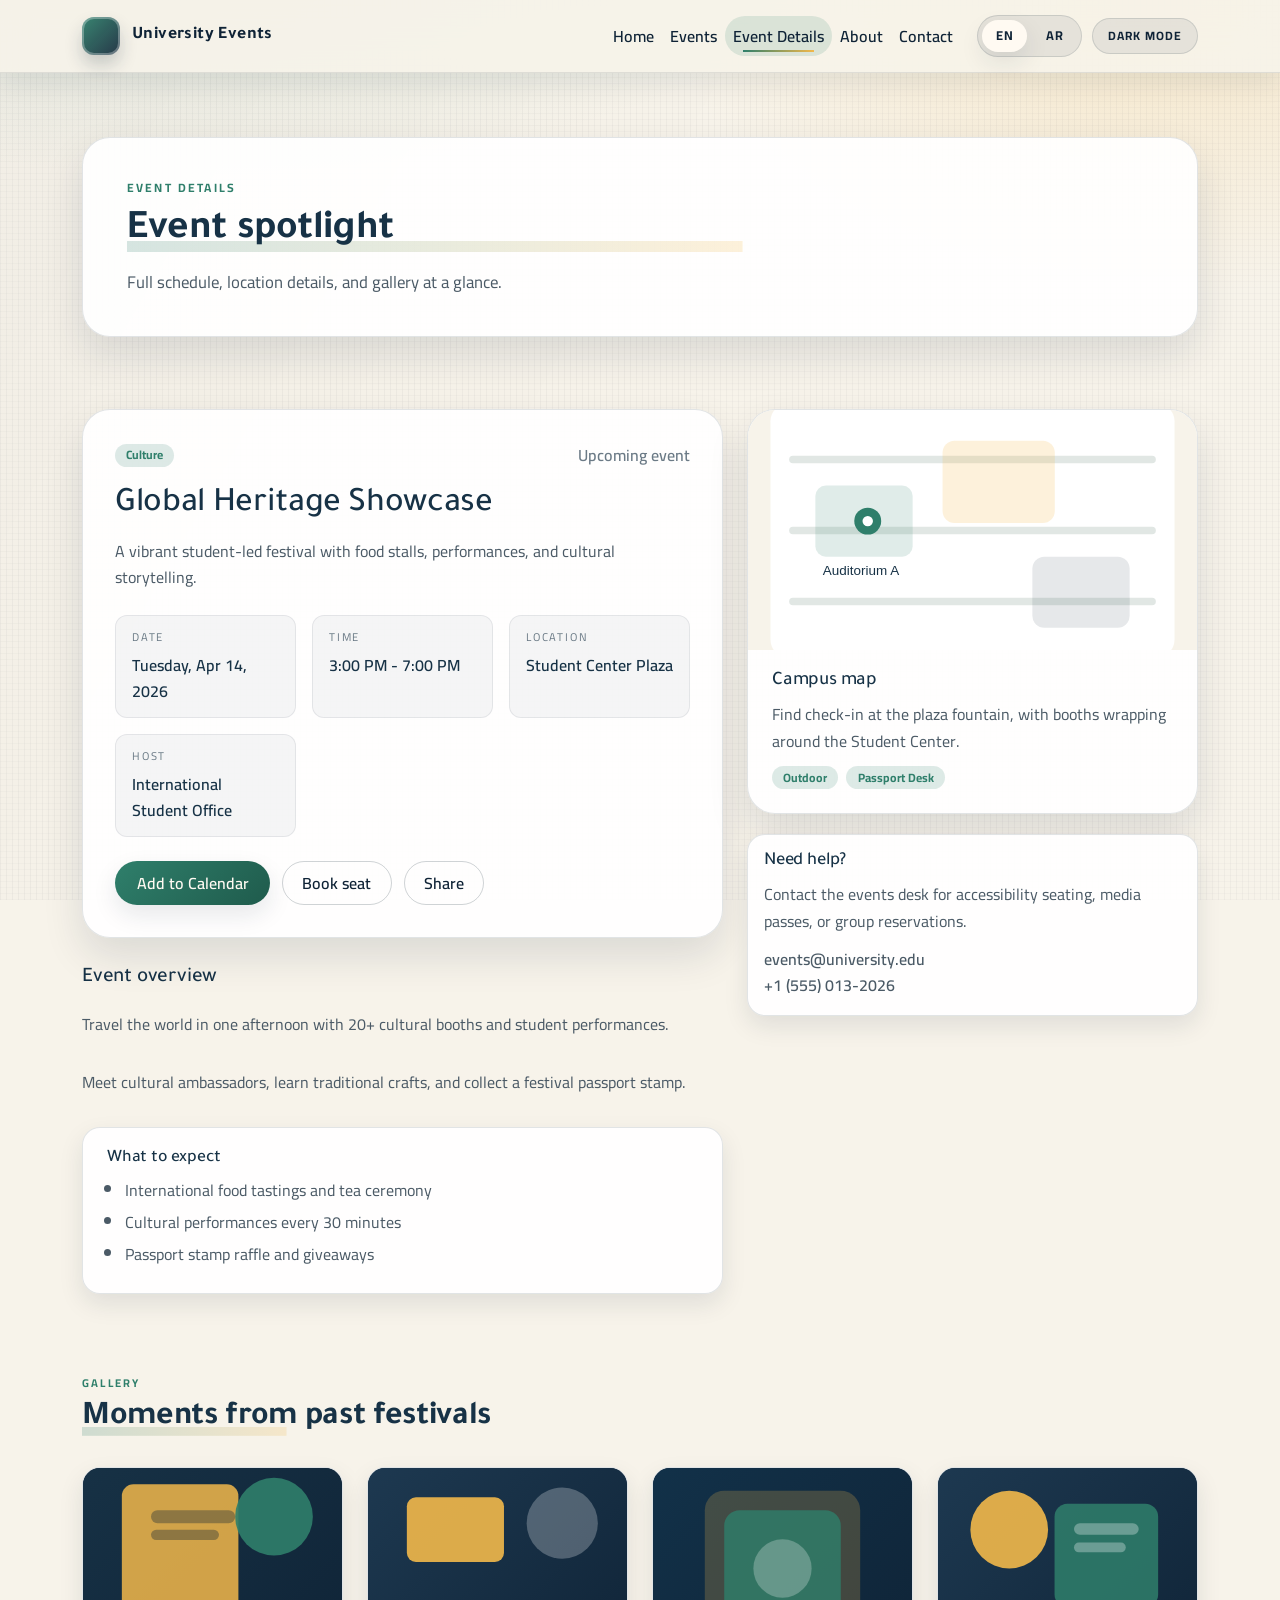
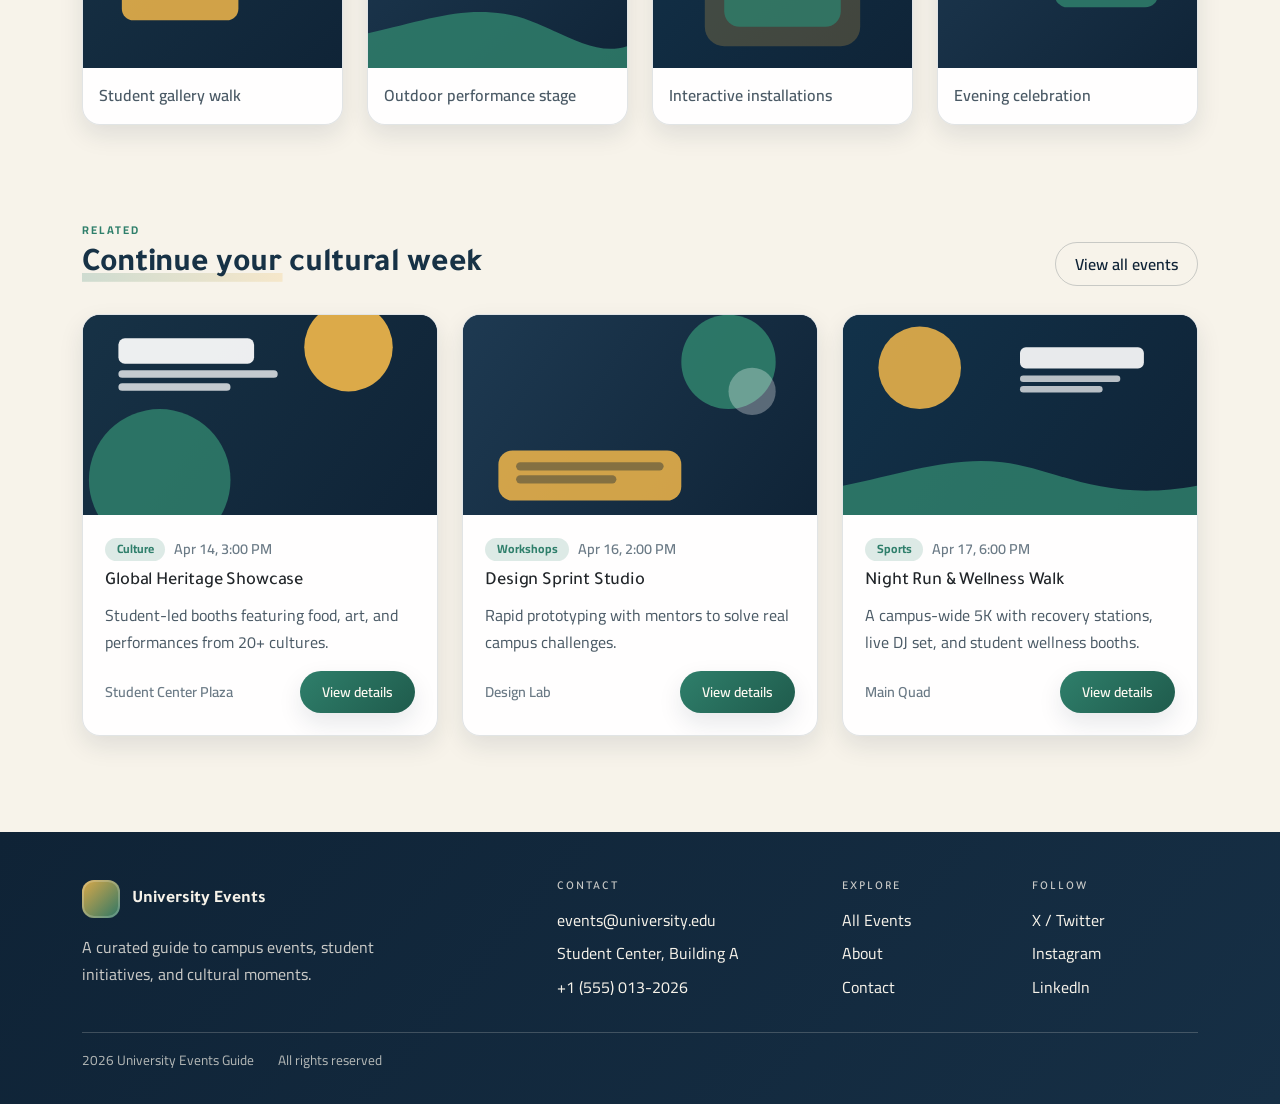
<file: event-global-heritage.html>
<!doctype html>
<html lang="en" dir="ltr">
<head>
	<meta charset="utf-8">
	<meta name="viewport" content="width=device-width, initial-scale=1">
	<title>Global Heritage Showcase | University Events</title>
	<link rel="preconnect" href="https://fonts.googleapis.com">
	<link rel="preconnect" href="https://fonts.gstatic.com" crossorigin>
	<link href="https://fonts.googleapis.com/css2?family=Cairo:wght@300;400;600;700&family=Tajawal:wght@300;400;500;700&display=swap" rel="stylesheet">
	<link href="https://cdn.jsdelivr.net/npm/bootstrap@5.3.3/dist/css/bootstrap.min.css" rel="stylesheet" integrity="sha384-QWTKZyjpPEjISv5WaRU9OFeRpok6YctnYmDr5pNlyT2bRjXh0JMhjY6hW+ALEwIH" crossorigin="anonymous">
	<link rel="stylesheet" href="assets/css/styles.css">
</head>
<body class="page-body">
	<a class="skip-link" href="#main-content" data-i18n="nav.skip">Skip to content</a>
	<header class="site-header">
		<nav class="navbar navbar-expand-lg site-navbar">
			<div class="container">
				<a class="navbar-brand brand" href="index.html">
					<span class="brand-mark" aria-hidden="true"></span>
					<span class="brand-text" data-i18n="nav.brand">University Events</span>
				</a>
				<button class="navbar-toggler" type="button" data-bs-toggle="collapse" data-bs-target="#primaryNav" aria-controls="primaryNav" aria-expanded="false" aria-label="Toggle navigation">
					<span class="navbar-toggler-icon"></span>
				</button>
				<div class="collapse navbar-collapse" id="primaryNav">
					<ul class="navbar-nav ms-auto mb-2 mb-lg-0">
						<li class="nav-item"><a class="nav-link" href="index.html" data-i18n="nav.home">Home</a></li>
						<li class="nav-item"><a class="nav-link" href="events.html" data-i18n="nav.events">Events</a></li>
						<li class="nav-item"><a class="nav-link active" aria-current="page" href="event-global-heritage.html" data-i18n="nav.eventDetails">Event Details</a></li>
						<li class="nav-item"><a class="nav-link" href="about.html" data-i18n="nav.about">About</a></li>
						<li class="nav-item"><a class="nav-link" href="contact.html" data-i18n="nav.contact">Contact</a></li>
					</ul>
					<div class="nav-tools ms-lg-3">
						<div class="lang-switch" aria-label="Language switcher">
							<button class="lang-btn is-active" type="button" data-lang-toggle="en">EN</button>
							<button class="lang-btn" type="button" data-lang-toggle="ar">AR</button>
						</div>
						<button class="theme-btn" type="button" data-theme-toggle aria-pressed="false" aria-label="Dark mode">
							<span class="theme-btn__label" data-theme-label>Dark mode</span>
						</button>
					</div>
				</div>
			</div>
		</nav>
	</header>
	<main id="main-content" class="page-main">
		<section class="page-hero">
			<div class="container">
				<div class="page-hero__inner">
					<p class="eyebrow" data-i18n="event.hero.eyebrow">Event details</p>
					<h1 class="page-title" data-i18n="event.hero.title">Event spotlight</h1>
					<p class="page-subtitle" data-i18n="event.hero.subtitle">Full schedule, location details, and gallery at a glance.</p>
				</div>
			</div>
		</section>
		<section class="section-block event-details-section">
			<div class="container">
				<div class="row g-4 align-items-start">
					<div class="col-lg-7">
						<article class="card details-card">
							<div class="details-header">
								<span class="badge event-badge" data-i18n="eventPage.globalHeritage.badge">Culture</span>
								<span class="details-status" data-i18n="common.upcomingEvent">Upcoming event</span>
							</div>
							<h2 class="details-title" data-i18n="eventPage.globalHeritage.title">Global Heritage Showcase</h2>
							<p class="details-subtitle" data-i18n="eventPage.globalHeritage.subtitle">A vibrant student-led festival with food stalls, performances, and cultural storytelling.</p>
							<div class="details-meta">
								<div class="meta-item">
									<span class="meta-label" data-i18n="event.meta.dateLabel">Date</span>
									<span class="meta-value" data-i18n="eventPage.globalHeritage.dateValue">Tuesday, Apr 14, 2026</span>
								</div>
								<div class="meta-item">
									<span class="meta-label" data-i18n="event.meta.timeLabel">Time</span>
									<span class="meta-value" data-i18n="eventPage.globalHeritage.timeValue">3:00 PM - 7:00 PM</span>
								</div>
								<div class="meta-item">
									<span class="meta-label" data-i18n="event.meta.locationLabel">Location</span>
									<span class="meta-value" data-i18n="eventPage.globalHeritage.locationValue">Student Center Plaza</span>
								</div>
								<div class="meta-item">
									<span class="meta-label" data-i18n="event.meta.hostLabel">Host</span>
									<span class="meta-value" data-i18n="eventPage.globalHeritage.hostValue">International Student Office</span>
								</div>
							</div>
							<div class="details-actions">
								<button class="btn btn-accent" type="button" data-i18n="common.addToCalendar">Add to Calendar</button>
								<button class="btn btn-outline" type="button" data-bs-toggle="modal" data-bs-target="#bookingModal" data-i18n="booking.open">Book seat</button>
								<button class="btn btn-outline" type="button" data-i18n="common.share">Share</button>
							</div>
						</article>
						<div class="details-body">
							<h3 data-i18n="event.overview.title">Event overview</h3>
							<p data-i18n="eventPage.globalHeritage.overview1">Travel the world in one afternoon with 20+ cultural booths and student performances.</p>
							<p data-i18n="eventPage.globalHeritage.overview2">Meet cultural ambassadors, learn traditional crafts, and collect a festival passport stamp.</p>
							<div class="details-highlight">
								<h4 data-i18n="event.expect.title">What to expect</h4>
								<ul class="details-list">
									<li data-i18n="eventPage.globalHeritage.expect1">International food tastings and tea ceremony</li>
									<li data-i18n="eventPage.globalHeritage.expect2">Cultural performances every 30 minutes</li>
									<li data-i18n="eventPage.globalHeritage.expect3">Passport stamp raffle and giveaways</li>
								</ul>
							</div>
						</div>
					</div>
					<div class="col-lg-5">
						<div class="card map-card">
							<img src="assets/img/event-map.svg" alt="Map showing event location on campus" decoding="async">
							<div class="card-body map-body">
								<h3 class="map-title" data-i18n="event.map.title">Campus map</h3>
								<p class="map-text" data-i18n="eventPage.globalHeritage.mapText">Find check-in at the plaza fountain, with booths wrapping around the Student Center.</p>
								<div class="map-tags">
									<span class="badge event-badge" data-i18n="eventPage.globalHeritage.mapTag1">Outdoor</span>
									<span class="badge event-badge" data-i18n="eventPage.globalHeritage.mapTag2">Passport Desk</span>
								</div>
							</div>
						</div>
						<div class="card details-side">
							<div class="card-body">
								<h3 class="side-title" data-i18n="event.side.title">Need help?</h3>
								<p class="side-text" data-i18n="event.side.text">Contact the events desk for accessibility seating, media passes, or group reservations.</p>
								<p class="side-contact">events@university.edu</p>
								<p class="side-contact">+1 (555) 013-2026</p>
							</div>
						</div>
					</div>
				</div>
			</div>
		</section>
		<section class="section-block gallery-section">
			<div class="container">
				<div class="section-header">
					<div>
						<p class="section-eyebrow" data-i18n="event.gallery.eyebrow">Gallery</p>
						<h2 class="section-title" data-i18n="event.gallery.title">Moments from past festivals</h2>
					</div>
				</div>
				<div class="row g-4">
					<div class="col-md-6 col-lg-3">
						<figure class="card gallery-card">
							<img src="assets/img/gallery-01.svg" class="gallery-image" alt="Student art exhibit" loading="lazy" decoding="async">
							<figcaption class="gallery-caption" data-i18n="event.gallery.caption1">Student gallery walk</figcaption>
						</figure>
					</div>
					<div class="col-md-6 col-lg-3">
						<figure class="card gallery-card">
							<img src="assets/img/gallery-02.svg" class="gallery-image" alt="Outdoor performance stage" loading="lazy" decoding="async">
							<figcaption class="gallery-caption" data-i18n="event.gallery.caption2">Outdoor performance stage</figcaption>
						</figure>
					</div>
					<div class="col-md-6 col-lg-3">
						<figure class="card gallery-card">
							<img src="assets/img/gallery-03.svg" class="gallery-image" alt="Interactive art installation" loading="lazy" decoding="async">
							<figcaption class="gallery-caption" data-i18n="event.gallery.caption3">Interactive installations</figcaption>
						</figure>
					</div>
					<div class="col-md-6 col-lg-3">
						<figure class="card gallery-card">
							<img src="assets/img/gallery-04.svg" class="gallery-image" alt="Student crowd with lights" loading="lazy" decoding="async">
							<figcaption class="gallery-caption" data-i18n="event.gallery.caption4">Evening celebration</figcaption>
						</figure>
					</div>
				</div>
			</div>
		</section>
		<section class="section-block related-section">
			<div class="container">
				<div class="section-header">
					<div>
						<p class="section-eyebrow" data-i18n="event.related.eyebrow">Related</p>
						<h2 class="section-title" data-i18n="event.related.title">Continue your cultural week</h2>
					</div>
					<a class="btn btn-outline" href="events.html" data-i18n="common.viewAllEvents">All events</a>
				</div>
				<div class="row g-4">
					<div class="col-md-6 col-lg-4">
						<article class="card event-card">
							<img src="assets/img/event-01.svg" class="card-img-top event-media" alt="Cultural festival lighting" loading="lazy" decoding="async">
							<div class="card-body">
								<div class="event-meta">
									<span class="badge event-badge" data-i18n="event.related.card1.badge">Culture</span>
									<span class="event-date" data-i18n="event.related.card1.date">Apr 14, 3:00 PM</span>
								</div>
								<h3 class="card-title event-title" data-i18n="event.related.card1.title">Global Heritage Showcase</h3>
								<p class="card-text" data-i18n="event.related.card1.text">Student-led booths featuring food, art, and performances from 20+ cultures.</p>
								<div class="event-footer">
									<span class="event-location" data-i18n="event.related.card1.location">Student Center Plaza</span>
									<a class="btn btn-sm btn-accent" href="event-global-heritage.html" data-i18n="common.viewDetails">View details</a>
								</div>
							</div>
						</article>
					</div>
					<div class="col-md-6 col-lg-4">
						<article class="card event-card">
							<img src="assets/img/event-02.svg" class="card-img-top event-media" alt="Innovation lab silhouettes" loading="lazy" decoding="async">
							<div class="card-body">
								<div class="event-meta">
									<span class="badge event-badge" data-i18n="event.related.card2.badge">Workshops</span>
									<span class="event-date" data-i18n="event.related.card2.date">Apr 16, 2:00 PM</span>
								</div>
								<h3 class="card-title event-title" data-i18n="event.related.card2.title">Design Sprint Studio</h3>
								<p class="card-text" data-i18n="event.related.card2.text">Rapid prototyping with mentors to solve real campus challenges.</p>
								<div class="event-footer">
									<span class="event-location" data-i18n="event.related.card2.location">Design Lab</span>
									<a class="btn btn-sm btn-accent" href="event-design-sprint.html" data-i18n="common.viewDetails">View details</a>
								</div>
							</div>
						</article>
					</div>
					<div class="col-md-6 col-lg-4">
						<article class="card event-card">
							<img src="assets/img/event-03.svg" class="card-img-top event-media" alt="Campus wellness run" loading="lazy" decoding="async">
							<div class="card-body">
								<div class="event-meta">
									<span class="badge event-badge" data-i18n="event.related.card3.badge">Sports</span>
									<span class="event-date" data-i18n="event.related.card3.date">Apr 17, 6:00 PM</span>
								</div>
								<h3 class="card-title event-title" data-i18n="event.related.card3.title">Night Run & Wellness Walk</h3>
								<p class="card-text" data-i18n="event.related.card3.text">A campus-wide 5K with recovery stations, live DJ set, and student wellness booths.</p>
								<div class="event-footer">
									<span class="event-location" data-i18n="event.related.card3.location">Main Quad</span>
									<a class="btn btn-sm btn-accent" href="event-night-run.html" data-i18n="common.viewDetails">View details</a>
								</div>
							</div>
						</article>
					</div>
				</div>
			</div>
		</section>
	</main>
	<div class="modal fade booking-modal" id="bookingModal" tabindex="-1" aria-labelledby="bookingModalLabel" aria-hidden="true">
		<div class="modal-dialog modal-dialog-centered">
			<div class="modal-content">
				<div class="modal-header">
					<h5 class="modal-title" id="bookingModalLabel" data-i18n="booking.title">Reserve your seat</h5>
					<button type="button" class="btn-close" data-bs-dismiss="modal" data-i18n-aria="booking.closeAria" aria-label="Close"></button>
				</div>
				<div class="modal-body">
					<p class="booking-note" data-i18n="booking.subtitle">Choose a seat count and leave your details.</p>
					<form class="booking-form">
						<div class="row g-3">
							<div class="col-12">
								<label class="form-label" for="booking-name" data-i18n="booking.nameLabel">Full name</label>
								<input id="booking-name" class="form-control" type="text" placeholder="Your name" data-i18n-placeholder="booking.namePlaceholder">
							</div>
							<div class="col-12">
								<label class="form-label" for="booking-email" data-i18n="booking.emailLabel">Email address</label>
								<input id="booking-email" class="form-control" type="email" placeholder="you@university.edu" data-i18n-placeholder="booking.emailPlaceholder">
							</div>
							<div class="col-12">
								<label class="form-label" for="booking-seats" data-i18n="booking.seatsLabel">Seats</label>
								<select id="booking-seats" class="form-select">
									<option value="1" data-i18n="booking.seatsOption1">1 seat</option>
									<option value="2" data-i18n="booking.seatsOption2">2 seats</option>
									<option value="3" data-i18n="booking.seatsOption3">3 seats</option>
								</select>
							</div>
						</div>
					</form>
				</div>
				<div class="modal-footer">
					<button class="btn btn-outline" type="button" data-bs-dismiss="modal" data-i18n="booking.close">Close</button>
					<button class="btn btn-accent" type="button" data-i18n="booking.submit">Confirm booking</button>
				</div>
			</div>
		</div>
	</div>
	<footer class="site-footer">
		<div class="container">
			<div class="row g-4">
				<div class="col-lg-5">
					<div class="footer-brand">
						<span class="brand-mark" aria-hidden="true"></span>
						<span class="brand-text" data-i18n="nav.brand">University Events</span>
					</div>
					<p class="footer-note" data-i18n="footer.note">A curated guide to campus events, student initiatives, and cultural moments.</p>
				</div>
				<div class="col-6 col-lg-3">
					<h6 class="footer-title" data-i18n="footer.contactTitle">Contact</h6>
					<ul class="footer-list">
						<li><a href="mailto:events@university.edu">events@university.edu</a></li>
						<li data-i18n="footer.address">Student Center, Building A</li>
						<li>+1 (555) 013-2026</li>
					</ul>
				</div>
				<div class="col-6 col-lg-2">
					<h6 class="footer-title" data-i18n="footer.exploreTitle">Explore</h6>
					<ul class="footer-list">
						<li><a href="events.html" data-i18n="footer.allEvents">All Events</a></li>
						<li><a href="about.html" data-i18n="footer.about">About</a></li>
						<li><a href="contact.html" data-i18n="footer.contact">Contact</a></li>
					</ul>
				</div>
				<div class="col-12 col-lg-2">
					<h6 class="footer-title" data-i18n="footer.followTitle">Follow</h6>
					<ul class="footer-list">
						<li><a href="https://twitter.com" target="_blank" rel="noreferrer" data-i18n="contact.social.x">X / Twitter</a></li>
						<li><a href="https://instagram.com" target="_blank" rel="noreferrer" data-i18n="contact.social.instagram">Instagram</a></li>
						<li><a href="https://linkedin.com" target="_blank" rel="noreferrer" data-i18n="contact.social.linkedin">LinkedIn</a></li>
					</ul>
				</div>
			</div>
			<div class="footer-bottom">
				<span data-i18n="footer.title">2026 University Events Guide</span>
				<span data-i18n="footer.rights">All rights reserved</span>
			</div>
		</div>
	</footer>
	<button class="scroll-top" type="button" data-scroll-top data-i18n="common.backToTop" data-i18n-aria="common.backToTop" aria-label="Back to top">Back to top</button>
	<script src="https://cdn.jsdelivr.net/npm/bootstrap@5.3.3/dist/js/bootstrap.bundle.min.js" integrity="sha384-YvpcrYf0tY3lHB60NNkmXc5s9fDVZLESaAA55NDzOxhy9GkcIdslK1eN7N6jIeHz" crossorigin="anonymous"></script>
	<script src="assets/js/main.js"></script>
</body>
</html>
</file>
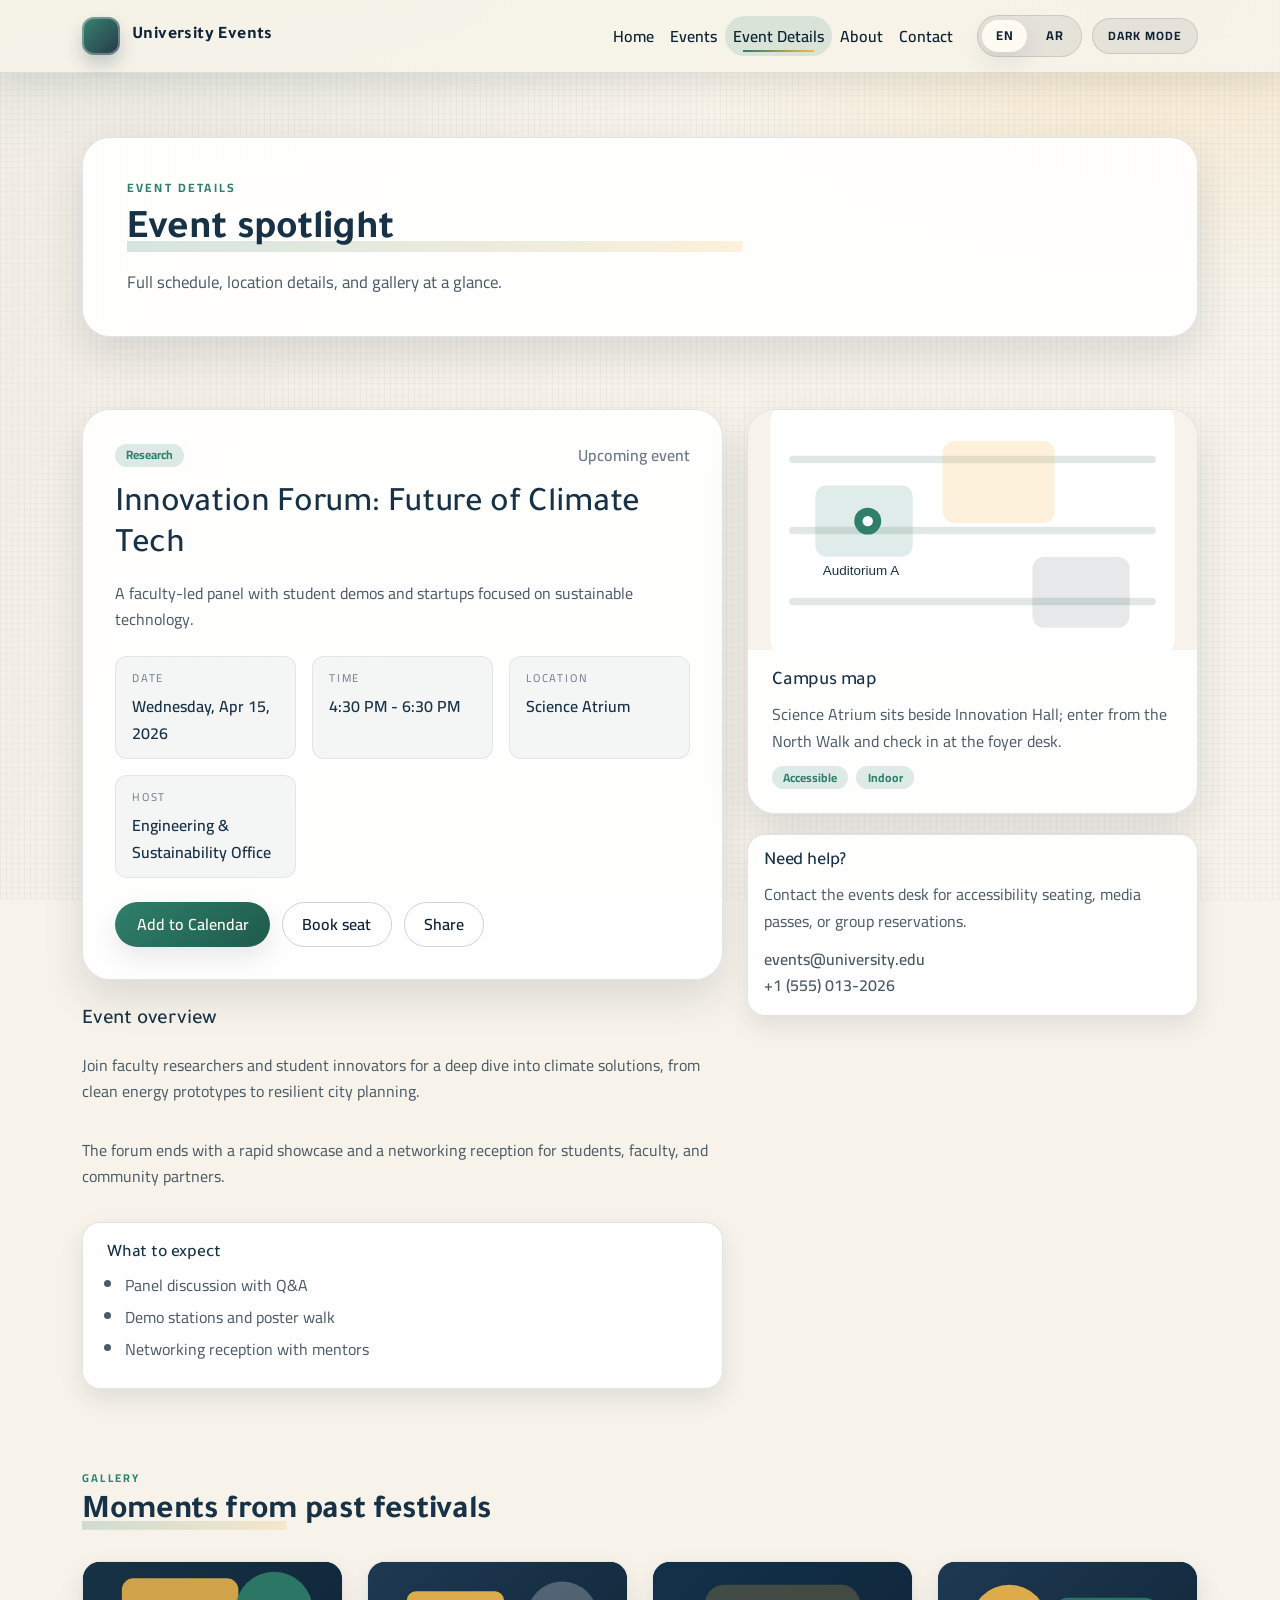
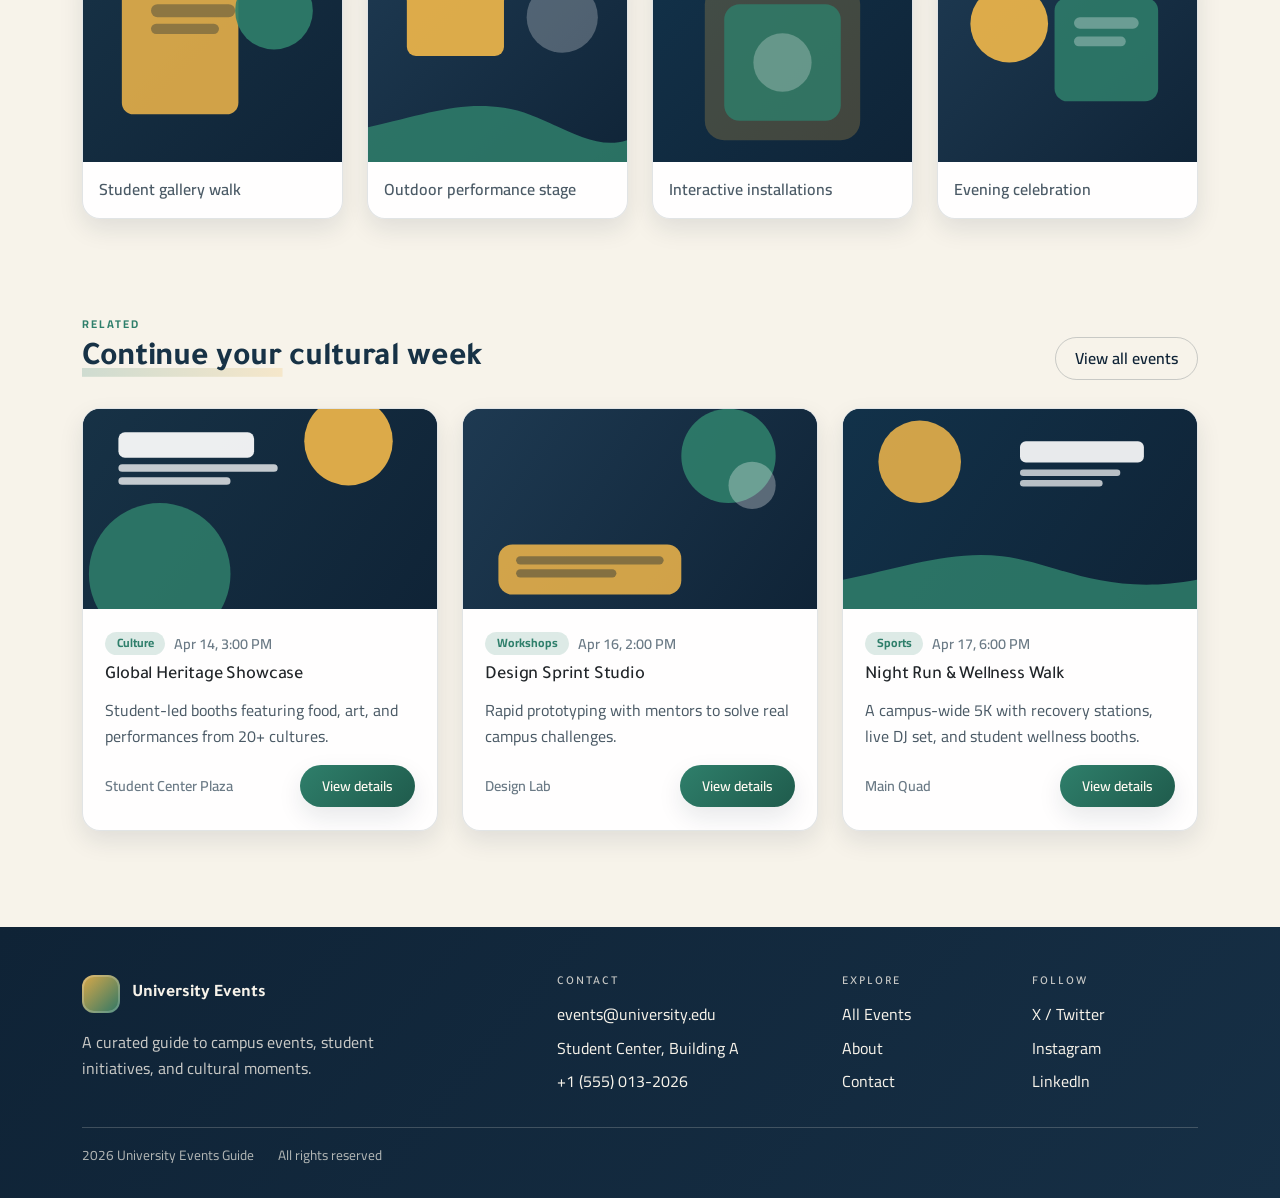
<file: event-innovation-forum.html>
<!doctype html>
<html lang="en" dir="ltr">
<head>
	<meta charset="utf-8">
	<meta name="viewport" content="width=device-width, initial-scale=1">
	<title>Innovation Forum | University Events</title>
	<link rel="preconnect" href="https://fonts.googleapis.com">
	<link rel="preconnect" href="https://fonts.gstatic.com" crossorigin>
	<link href="https://fonts.googleapis.com/css2?family=Cairo:wght@300;400;600;700&family=Tajawal:wght@300;400;500;700&display=swap" rel="stylesheet">
	<link href="https://cdn.jsdelivr.net/npm/bootstrap@5.3.3/dist/css/bootstrap.min.css" rel="stylesheet" integrity="sha384-QWTKZyjpPEjISv5WaRU9OFeRpok6YctnYmDr5pNlyT2bRjXh0JMhjY6hW+ALEwIH" crossorigin="anonymous">
	<link rel="stylesheet" href="assets/css/styles.css">
</head>
<body class="page-body">
	<a class="skip-link" href="#main-content" data-i18n="nav.skip">Skip to content</a>
	<header class="site-header">
		<nav class="navbar navbar-expand-lg site-navbar">
			<div class="container">
				<a class="navbar-brand brand" href="index.html">
					<span class="brand-mark" aria-hidden="true"></span>
					<span class="brand-text" data-i18n="nav.brand">University Events</span>
				</a>
				<button class="navbar-toggler" type="button" data-bs-toggle="collapse" data-bs-target="#primaryNav" aria-controls="primaryNav" aria-expanded="false" aria-label="Toggle navigation">
					<span class="navbar-toggler-icon"></span>
				</button>
				<div class="collapse navbar-collapse" id="primaryNav">
					<ul class="navbar-nav ms-auto mb-2 mb-lg-0">
						<li class="nav-item"><a class="nav-link" href="index.html" data-i18n="nav.home">Home</a></li>
						<li class="nav-item"><a class="nav-link" href="events.html" data-i18n="nav.events">Events</a></li>
						<li class="nav-item"><a class="nav-link active" aria-current="page" href="event-innovation-forum.html" data-i18n="nav.eventDetails">Event Details</a></li>
						<li class="nav-item"><a class="nav-link" href="about.html" data-i18n="nav.about">About</a></li>
						<li class="nav-item"><a class="nav-link" href="contact.html" data-i18n="nav.contact">Contact</a></li>
					</ul>
					<div class="nav-tools ms-lg-3">
						<div class="lang-switch" aria-label="Language switcher">
							<button class="lang-btn is-active" type="button" data-lang-toggle="en">EN</button>
							<button class="lang-btn" type="button" data-lang-toggle="ar">AR</button>
						</div>
						<button class="theme-btn" type="button" data-theme-toggle aria-pressed="false" aria-label="Dark mode">
							<span class="theme-btn__label" data-theme-label>Dark mode</span>
						</button>
					</div>
				</div>
			</div>
		</nav>
	</header>
	<main id="main-content" class="page-main">
		<section class="page-hero">
			<div class="container">
				<div class="page-hero__inner">
					<p class="eyebrow" data-i18n="event.hero.eyebrow">Event details</p>
					<h1 class="page-title" data-i18n="event.hero.title">Event spotlight</h1>
					<p class="page-subtitle" data-i18n="event.hero.subtitle">Full schedule, location details, and gallery at a glance.</p>
				</div>
			</div>
		</section>
		<section class="section-block event-details-section">
			<div class="container">
				<div class="row g-4 align-items-start">
					<div class="col-lg-7">
						<article class="card details-card">
							<div class="details-header">
								<span class="badge event-badge" data-i18n="eventPage.innovationForum.badge">Research</span>
								<span class="details-status" data-i18n="common.upcomingEvent">Upcoming event</span>
							</div>
							<h2 class="details-title" data-i18n="eventPage.innovationForum.title">Innovation Forum: Future of Climate Tech</h2>
							<p class="details-subtitle" data-i18n="eventPage.innovationForum.subtitle">A faculty-led panel with student demos and startups focused on sustainable technology.</p>
							<div class="details-meta">
								<div class="meta-item">
									<span class="meta-label" data-i18n="event.meta.dateLabel">Date</span>
									<span class="meta-value" data-i18n="eventPage.innovationForum.dateValue">Wednesday, Apr 15, 2026</span>
								</div>
								<div class="meta-item">
									<span class="meta-label" data-i18n="event.meta.timeLabel">Time</span>
									<span class="meta-value" data-i18n="eventPage.innovationForum.timeValue">4:30 PM - 6:30 PM</span>
								</div>
								<div class="meta-item">
									<span class="meta-label" data-i18n="event.meta.locationLabel">Location</span>
									<span class="meta-value" data-i18n="eventPage.innovationForum.locationValue">Science Atrium</span>
								</div>
								<div class="meta-item">
									<span class="meta-label" data-i18n="event.meta.hostLabel">Host</span>
									<span class="meta-value" data-i18n="eventPage.innovationForum.hostValue">Engineering & Sustainability Office</span>
								</div>
							</div>
							<div class="details-actions">
								<button class="btn btn-accent" type="button" data-i18n="common.addToCalendar">Add to Calendar</button>
								<button class="btn btn-outline" type="button" data-bs-toggle="modal" data-bs-target="#bookingModal" data-i18n="booking.open">Book seat</button>
								<button class="btn btn-outline" type="button" data-i18n="common.share">Share</button>
							</div>
						</article>
						<div class="details-body">
							<h3 data-i18n="event.overview.title">Event overview</h3>
							<p data-i18n="eventPage.innovationForum.overview1">Join faculty researchers and student innovators for a deep dive into climate solutions, from clean energy prototypes to resilient city planning.</p>
							<p data-i18n="eventPage.innovationForum.overview2">The forum ends with a rapid showcase and a networking reception for students, faculty, and community partners.</p>
							<div class="details-highlight">
								<h4 data-i18n="event.expect.title">What to expect</h4>
								<ul class="details-list">
									<li data-i18n="eventPage.innovationForum.expect1">Panel discussion with Q&A</li>
									<li data-i18n="eventPage.innovationForum.expect2">Demo stations and poster walk</li>
									<li data-i18n="eventPage.innovationForum.expect3">Networking reception with mentors</li>
								</ul>
							</div>
						</div>
					</div>
					<div class="col-lg-5">
						<div class="card map-card">
							<img src="assets/img/event-map.svg" alt="Map showing event location on campus" decoding="async">
							<div class="card-body map-body">
								<h3 class="map-title" data-i18n="event.map.title">Campus map</h3>
								<p class="map-text" data-i18n="eventPage.innovationForum.mapText">Science Atrium sits beside Innovation Hall; enter from the North Walk and check in at the foyer desk.</p>
								<div class="map-tags">
									<span class="badge event-badge" data-i18n="eventPage.innovationForum.mapTag1">Accessible</span>
									<span class="badge event-badge" data-i18n="eventPage.innovationForum.mapTag2">Indoor</span>
								</div>
							</div>
						</div>
						<div class="card details-side">
							<div class="card-body">
								<h3 class="side-title" data-i18n="event.side.title">Need help?</h3>
								<p class="side-text" data-i18n="event.side.text">Contact the events desk for accessibility seating, media passes, or group reservations.</p>
								<p class="side-contact">events@university.edu</p>
								<p class="side-contact">+1 (555) 013-2026</p>
							</div>
						</div>
					</div>
				</div>
			</div>
		</section>
		<section class="section-block gallery-section">
			<div class="container">
				<div class="section-header">
					<div>
						<p class="section-eyebrow" data-i18n="event.gallery.eyebrow">Gallery</p>
						<h2 class="section-title" data-i18n="event.gallery.title">Moments from past festivals</h2>
					</div>
				</div>
				<div class="row g-4">
					<div class="col-md-6 col-lg-3">
						<figure class="card gallery-card">
							<img src="assets/img/gallery-01.svg" class="gallery-image" alt="Student art exhibit" loading="lazy" decoding="async">
							<figcaption class="gallery-caption" data-i18n="event.gallery.caption1">Student gallery walk</figcaption>
						</figure>
					</div>
					<div class="col-md-6 col-lg-3">
						<figure class="card gallery-card">
							<img src="assets/img/gallery-02.svg" class="gallery-image" alt="Outdoor performance stage" loading="lazy" decoding="async">
							<figcaption class="gallery-caption" data-i18n="event.gallery.caption2">Outdoor performance stage</figcaption>
						</figure>
					</div>
					<div class="col-md-6 col-lg-3">
						<figure class="card gallery-card">
							<img src="assets/img/gallery-03.svg" class="gallery-image" alt="Interactive art installation" loading="lazy" decoding="async">
							<figcaption class="gallery-caption" data-i18n="event.gallery.caption3">Interactive installations</figcaption>
						</figure>
					</div>
					<div class="col-md-6 col-lg-3">
						<figure class="card gallery-card">
							<img src="assets/img/gallery-04.svg" class="gallery-image" alt="Student crowd with lights" loading="lazy" decoding="async">
							<figcaption class="gallery-caption" data-i18n="event.gallery.caption4">Evening celebration</figcaption>
						</figure>
					</div>
				</div>
			</div>
		</section>
		<section class="section-block related-section">
			<div class="container">
				<div class="section-header">
					<div>
						<p class="section-eyebrow" data-i18n="event.related.eyebrow">Related</p>
						<h2 class="section-title" data-i18n="event.related.title">Continue your cultural week</h2>
					</div>
					<a class="btn btn-outline" href="events.html" data-i18n="common.viewAllEvents">All events</a>
				</div>
				<div class="row g-4">
					<div class="col-md-6 col-lg-4">
						<article class="card event-card">
							<img src="assets/img/event-01.svg" class="card-img-top event-media" alt="Cultural festival lighting" loading="lazy" decoding="async">
							<div class="card-body">
								<div class="event-meta">
									<span class="badge event-badge" data-i18n="event.related.card1.badge">Culture</span>
									<span class="event-date" data-i18n="event.related.card1.date">Apr 14, 3:00 PM</span>
								</div>
								<h3 class="card-title event-title" data-i18n="event.related.card1.title">Global Heritage Showcase</h3>
								<p class="card-text" data-i18n="event.related.card1.text">Student-led booths featuring food, art, and performances from 20+ cultures.</p>
								<div class="event-footer">
									<span class="event-location" data-i18n="event.related.card1.location">Student Center Plaza</span>
									<a class="btn btn-sm btn-accent" href="event-global-heritage.html" data-i18n="common.viewDetails">View details</a>
								</div>
							</div>
						</article>
					</div>
					<div class="col-md-6 col-lg-4">
						<article class="card event-card">
							<img src="assets/img/event-02.svg" class="card-img-top event-media" alt="Innovation lab silhouettes" loading="lazy" decoding="async">
							<div class="card-body">
								<div class="event-meta">
									<span class="badge event-badge" data-i18n="event.related.card2.badge">Workshops</span>
									<span class="event-date" data-i18n="event.related.card2.date">Apr 16, 2:00 PM</span>
								</div>
								<h3 class="card-title event-title" data-i18n="event.related.card2.title">Design Sprint Studio</h3>
								<p class="card-text" data-i18n="event.related.card2.text">Rapid prototyping with mentors to solve real campus challenges.</p>
								<div class="event-footer">
									<span class="event-location" data-i18n="event.related.card2.location">Design Lab</span>
									<a class="btn btn-sm btn-accent" href="event-design-sprint.html" data-i18n="common.viewDetails">View details</a>
								</div>
							</div>
						</article>
					</div>
					<div class="col-md-6 col-lg-4">
						<article class="card event-card">
							<img src="assets/img/event-03.svg" class="card-img-top event-media" alt="Campus wellness run" loading="lazy" decoding="async">
							<div class="card-body">
								<div class="event-meta">
									<span class="badge event-badge" data-i18n="event.related.card3.badge">Sports</span>
									<span class="event-date" data-i18n="event.related.card3.date">Apr 17, 6:00 PM</span>
								</div>
								<h3 class="card-title event-title" data-i18n="event.related.card3.title">Night Run & Wellness Walk</h3>
								<p class="card-text" data-i18n="event.related.card3.text">A campus-wide 5K with recovery stations, live DJ set, and student wellness booths.</p>
								<div class="event-footer">
									<span class="event-location" data-i18n="event.related.card3.location">Main Quad</span>
									<a class="btn btn-sm btn-accent" href="event-night-run.html" data-i18n="common.viewDetails">View details</a>
								</div>
							</div>
						</article>
					</div>
				</div>
			</div>
		</section>
	</main>
	<div class="modal fade booking-modal" id="bookingModal" tabindex="-1" aria-labelledby="bookingModalLabel" aria-hidden="true">
		<div class="modal-dialog modal-dialog-centered">
			<div class="modal-content">
				<div class="modal-header">
					<h5 class="modal-title" id="bookingModalLabel" data-i18n="booking.title">Reserve your seat</h5>
					<button type="button" class="btn-close" data-bs-dismiss="modal" data-i18n-aria="booking.closeAria" aria-label="Close"></button>
				</div>
				<div class="modal-body">
					<p class="booking-note" data-i18n="booking.subtitle">Choose a seat count and leave your details.</p>
					<form class="booking-form">
						<div class="row g-3">
							<div class="col-12">
								<label class="form-label" for="booking-name" data-i18n="booking.nameLabel">Full name</label>
								<input id="booking-name" class="form-control" type="text" placeholder="Your name" data-i18n-placeholder="booking.namePlaceholder">
							</div>
							<div class="col-12">
								<label class="form-label" for="booking-email" data-i18n="booking.emailLabel">Email address</label>
								<input id="booking-email" class="form-control" type="email" placeholder="you@university.edu" data-i18n-placeholder="booking.emailPlaceholder">
							</div>
							<div class="col-12">
								<label class="form-label" for="booking-seats" data-i18n="booking.seatsLabel">Seats</label>
								<select id="booking-seats" class="form-select">
									<option value="1" data-i18n="booking.seatsOption1">1 seat</option>
									<option value="2" data-i18n="booking.seatsOption2">2 seats</option>
									<option value="3" data-i18n="booking.seatsOption3">3 seats</option>
								</select>
							</div>
						</div>
					</form>
				</div>
				<div class="modal-footer">
					<button class="btn btn-outline" type="button" data-bs-dismiss="modal" data-i18n="booking.close">Close</button>
					<button class="btn btn-accent" type="button" data-i18n="booking.submit">Confirm booking</button>
				</div>
			</div>
		</div>
	</div>
	<footer class="site-footer">
		<div class="container">
			<div class="row g-4">
				<div class="col-lg-5">
					<div class="footer-brand">
						<span class="brand-mark" aria-hidden="true"></span>
						<span class="brand-text" data-i18n="nav.brand">University Events</span>
					</div>
					<p class="footer-note" data-i18n="footer.note">A curated guide to campus events, student initiatives, and cultural moments.</p>
				</div>
				<div class="col-6 col-lg-3">
					<h6 class="footer-title" data-i18n="footer.contactTitle">Contact</h6>
					<ul class="footer-list">
						<li><a href="mailto:events@university.edu">events@university.edu</a></li>
						<li data-i18n="footer.address">Student Center, Building A</li>
						<li>+1 (555) 013-2026</li>
					</ul>
				</div>
				<div class="col-6 col-lg-2">
					<h6 class="footer-title" data-i18n="footer.exploreTitle">Explore</h6>
					<ul class="footer-list">
						<li><a href="events.html" data-i18n="footer.allEvents">All Events</a></li>
						<li><a href="about.html" data-i18n="footer.about">About</a></li>
						<li><a href="contact.html" data-i18n="footer.contact">Contact</a></li>
					</ul>
				</div>
				<div class="col-12 col-lg-2">
					<h6 class="footer-title" data-i18n="footer.followTitle">Follow</h6>
					<ul class="footer-list">
						<li><a href="https://twitter.com" target="_blank" rel="noreferrer" data-i18n="contact.social.x">X / Twitter</a></li>
						<li><a href="https://instagram.com" target="_blank" rel="noreferrer" data-i18n="contact.social.instagram">Instagram</a></li>
						<li><a href="https://linkedin.com" target="_blank" rel="noreferrer" data-i18n="contact.social.linkedin">LinkedIn</a></li>
					</ul>
				</div>
			</div>
			<div class="footer-bottom">
				<span data-i18n="footer.title">2026 University Events Guide</span>
				<span data-i18n="footer.rights">All rights reserved</span>
			</div>
		</div>
	</footer>
	<button class="scroll-top" type="button" data-scroll-top data-i18n="common.backToTop" data-i18n-aria="common.backToTop" aria-label="Back to top">Back to top</button>
	<script src="https://cdn.jsdelivr.net/npm/bootstrap@5.3.3/dist/js/bootstrap.bundle.min.js" integrity="sha384-YvpcrYf0tY3lHB60NNkmXc5s9fDVZLESaAA55NDzOxhy9GkcIdslK1eN7N6jIeHz" crossorigin="anonymous"></script>
	<script src="assets/js/main.js"></script>
</body>
</html>
</file>
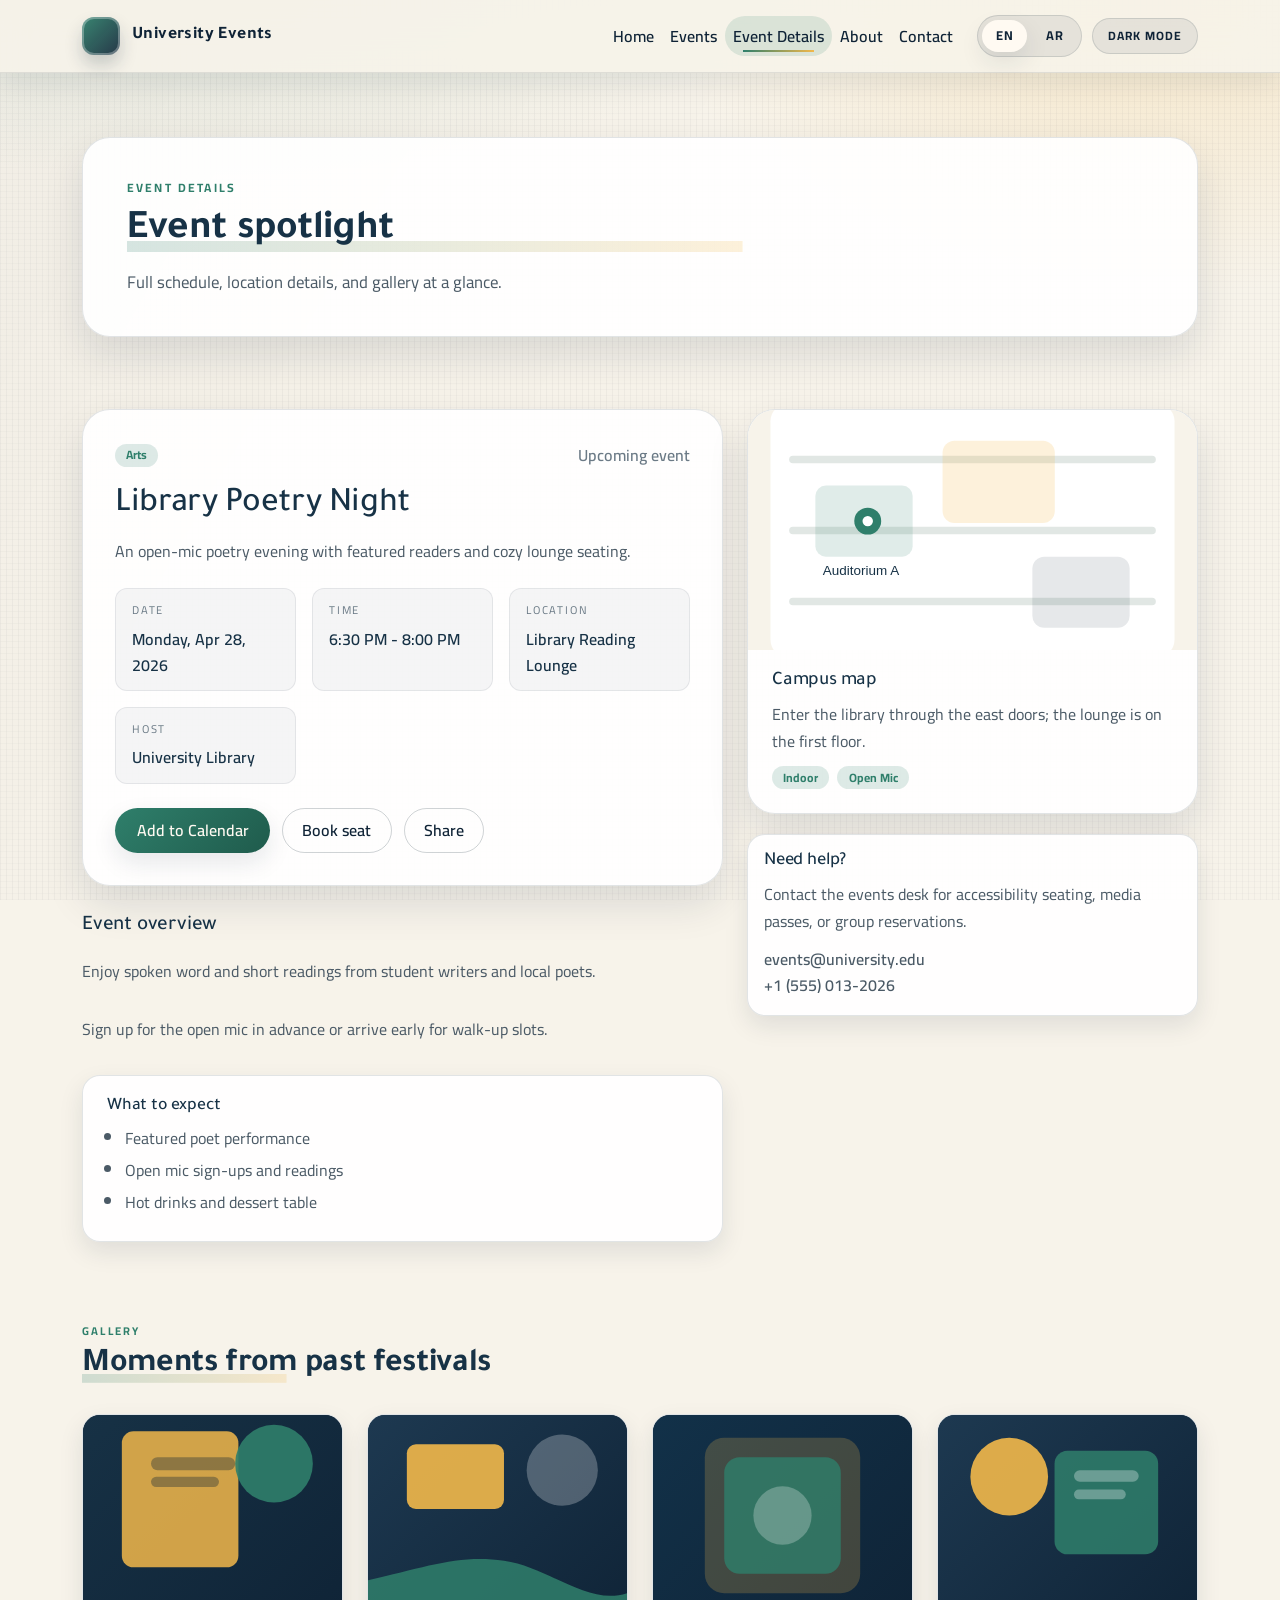
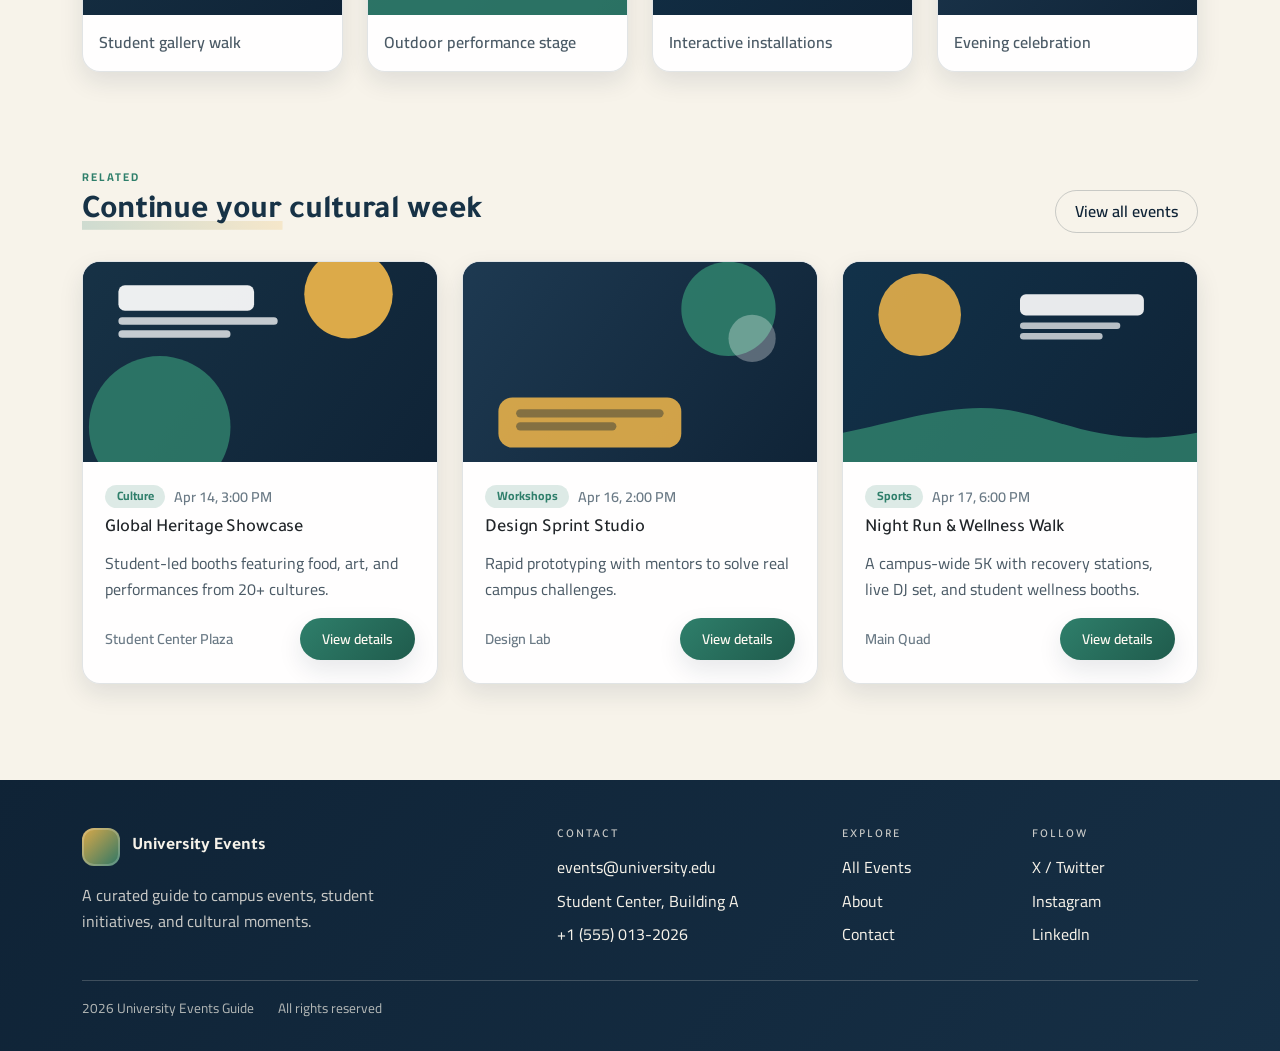
<file: event-library-poetry.html>
<!doctype html>
<html lang="en" dir="ltr">
<head>
	<meta charset="utf-8">
	<meta name="viewport" content="width=device-width, initial-scale=1">
	<title>Library Poetry Night | University Events</title>
	<link rel="preconnect" href="https://fonts.googleapis.com">
	<link rel="preconnect" href="https://fonts.gstatic.com" crossorigin>
	<link href="https://fonts.googleapis.com/css2?family=Cairo:wght@300;400;600;700&family=Tajawal:wght@300;400;500;700&display=swap" rel="stylesheet">
	<link href="https://cdn.jsdelivr.net/npm/bootstrap@5.3.3/dist/css/bootstrap.min.css" rel="stylesheet" integrity="sha384-QWTKZyjpPEjISv5WaRU9OFeRpok6YctnYmDr5pNlyT2bRjXh0JMhjY6hW+ALEwIH" crossorigin="anonymous">
	<link rel="stylesheet" href="assets/css/styles.css">
</head>
<body class="page-body">
	<a class="skip-link" href="#main-content" data-i18n="nav.skip">Skip to content</a>
	<header class="site-header">
		<nav class="navbar navbar-expand-lg site-navbar">
			<div class="container">
				<a class="navbar-brand brand" href="index.html">
					<span class="brand-mark" aria-hidden="true"></span>
					<span class="brand-text" data-i18n="nav.brand">University Events</span>
				</a>
				<button class="navbar-toggler" type="button" data-bs-toggle="collapse" data-bs-target="#primaryNav" aria-controls="primaryNav" aria-expanded="false" aria-label="Toggle navigation">
					<span class="navbar-toggler-icon"></span>
				</button>
				<div class="collapse navbar-collapse" id="primaryNav">
					<ul class="navbar-nav ms-auto mb-2 mb-lg-0">
						<li class="nav-item"><a class="nav-link" href="index.html" data-i18n="nav.home">Home</a></li>
						<li class="nav-item"><a class="nav-link" href="events.html" data-i18n="nav.events">Events</a></li>
						<li class="nav-item"><a class="nav-link active" aria-current="page" href="event-library-poetry.html" data-i18n="nav.eventDetails">Event Details</a></li>
						<li class="nav-item"><a class="nav-link" href="about.html" data-i18n="nav.about">About</a></li>
						<li class="nav-item"><a class="nav-link" href="contact.html" data-i18n="nav.contact">Contact</a></li>
					</ul>
					<div class="nav-tools ms-lg-3">
						<div class="lang-switch" aria-label="Language switcher">
							<button class="lang-btn is-active" type="button" data-lang-toggle="en">EN</button>
							<button class="lang-btn" type="button" data-lang-toggle="ar">AR</button>
						</div>
						<button class="theme-btn" type="button" data-theme-toggle aria-pressed="false" aria-label="Dark mode">
							<span class="theme-btn__label" data-theme-label>Dark mode</span>
						</button>
					</div>
				</div>
			</div>
		</nav>
	</header>
	<main id="main-content" class="page-main">
		<section class="page-hero">
			<div class="container">
				<div class="page-hero__inner">
					<p class="eyebrow" data-i18n="event.hero.eyebrow">Event details</p>
					<h1 class="page-title" data-i18n="event.hero.title">Event spotlight</h1>
					<p class="page-subtitle" data-i18n="event.hero.subtitle">Full schedule, location details, and gallery at a glance.</p>
				</div>
			</div>
		</section>
		<section class="section-block event-details-section">
			<div class="container">
				<div class="row g-4 align-items-start">
					<div class="col-lg-7">
						<article class="card details-card">
							<div class="details-header">
								<span class="badge event-badge" data-i18n="eventPage.libraryPoetry.badge">Arts</span>
								<span class="details-status" data-i18n="common.upcomingEvent">Upcoming event</span>
							</div>
							<h2 class="details-title" data-i18n="eventPage.libraryPoetry.title">Library Poetry Night</h2>
							<p class="details-subtitle" data-i18n="eventPage.libraryPoetry.subtitle">An open-mic poetry evening with featured readers and cozy lounge seating.</p>
							<div class="details-meta">
								<div class="meta-item">
									<span class="meta-label" data-i18n="event.meta.dateLabel">Date</span>
									<span class="meta-value" data-i18n="eventPage.libraryPoetry.dateValue">Monday, Apr 28, 2026</span>
								</div>
								<div class="meta-item">
									<span class="meta-label" data-i18n="event.meta.timeLabel">Time</span>
									<span class="meta-value" data-i18n="eventPage.libraryPoetry.timeValue">6:30 PM - 8:00 PM</span>
								</div>
								<div class="meta-item">
									<span class="meta-label" data-i18n="event.meta.locationLabel">Location</span>
									<span class="meta-value" data-i18n="eventPage.libraryPoetry.locationValue">Library Reading Lounge</span>
								</div>
								<div class="meta-item">
									<span class="meta-label" data-i18n="event.meta.hostLabel">Host</span>
									<span class="meta-value" data-i18n="eventPage.libraryPoetry.hostValue">University Library</span>
								</div>
							</div>
							<div class="details-actions">
								<button class="btn btn-accent" type="button" data-i18n="common.addToCalendar">Add to Calendar</button>
								<button class="btn btn-outline" type="button" data-bs-toggle="modal" data-bs-target="#bookingModal" data-i18n="booking.open">Book seat</button>
								<button class="btn btn-outline" type="button" data-i18n="common.share">Share</button>
							</div>
						</article>
						<div class="details-body">
							<h3 data-i18n="event.overview.title">Event overview</h3>
							<p data-i18n="eventPage.libraryPoetry.overview1">Enjoy spoken word and short readings from student writers and local poets.</p>
							<p data-i18n="eventPage.libraryPoetry.overview2">Sign up for the open mic in advance or arrive early for walk-up slots.</p>
							<div class="details-highlight">
								<h4 data-i18n="event.expect.title">What to expect</h4>
								<ul class="details-list">
									<li data-i18n="eventPage.libraryPoetry.expect1">Featured poet performance</li>
									<li data-i18n="eventPage.libraryPoetry.expect2">Open mic sign-ups and readings</li>
									<li data-i18n="eventPage.libraryPoetry.expect3">Hot drinks and dessert table</li>
								</ul>
							</div>
						</div>
					</div>
					<div class="col-lg-5">
						<div class="card map-card">
							<img src="assets/img/event-map.svg" alt="Map showing event location on campus" decoding="async">
							<div class="card-body map-body">
								<h3 class="map-title" data-i18n="event.map.title">Campus map</h3>
								<p class="map-text" data-i18n="eventPage.libraryPoetry.mapText">Enter the library through the east doors; the lounge is on the first floor.</p>
								<div class="map-tags">
									<span class="badge event-badge" data-i18n="eventPage.libraryPoetry.mapTag1">Indoor</span>
									<span class="badge event-badge" data-i18n="eventPage.libraryPoetry.mapTag2">Open Mic</span>
								</div>
							</div>
						</div>
						<div class="card details-side">
							<div class="card-body">
								<h3 class="side-title" data-i18n="event.side.title">Need help?</h3>
								<p class="side-text" data-i18n="event.side.text">Contact the events desk for accessibility seating, media passes, or group reservations.</p>
								<p class="side-contact">events@university.edu</p>
								<p class="side-contact">+1 (555) 013-2026</p>
							</div>
						</div>
					</div>
				</div>
			</div>
		</section>
		<section class="section-block gallery-section">
			<div class="container">
				<div class="section-header">
					<div>
						<p class="section-eyebrow" data-i18n="event.gallery.eyebrow">Gallery</p>
						<h2 class="section-title" data-i18n="event.gallery.title">Moments from past festivals</h2>
					</div>
				</div>
				<div class="row g-4">
					<div class="col-md-6 col-lg-3">
						<figure class="card gallery-card">
							<img src="assets/img/gallery-01.svg" class="gallery-image" alt="Student art exhibit" loading="lazy" decoding="async">
							<figcaption class="gallery-caption" data-i18n="event.gallery.caption1">Student gallery walk</figcaption>
						</figure>
					</div>
					<div class="col-md-6 col-lg-3">
						<figure class="card gallery-card">
							<img src="assets/img/gallery-02.svg" class="gallery-image" alt="Outdoor performance stage" loading="lazy" decoding="async">
							<figcaption class="gallery-caption" data-i18n="event.gallery.caption2">Outdoor performance stage</figcaption>
						</figure>
					</div>
					<div class="col-md-6 col-lg-3">
						<figure class="card gallery-card">
							<img src="assets/img/gallery-03.svg" class="gallery-image" alt="Interactive art installation" loading="lazy" decoding="async">
							<figcaption class="gallery-caption" data-i18n="event.gallery.caption3">Interactive installations</figcaption>
						</figure>
					</div>
					<div class="col-md-6 col-lg-3">
						<figure class="card gallery-card">
							<img src="assets/img/gallery-04.svg" class="gallery-image" alt="Student crowd with lights" loading="lazy" decoding="async">
							<figcaption class="gallery-caption" data-i18n="event.gallery.caption4">Evening celebration</figcaption>
						</figure>
					</div>
				</div>
			</div>
		</section>
		<section class="section-block related-section">
			<div class="container">
				<div class="section-header">
					<div>
						<p class="section-eyebrow" data-i18n="event.related.eyebrow">Related</p>
						<h2 class="section-title" data-i18n="event.related.title">Continue your cultural week</h2>
					</div>
					<a class="btn btn-outline" href="events.html" data-i18n="common.viewAllEvents">All events</a>
				</div>
				<div class="row g-4">
					<div class="col-md-6 col-lg-4">
						<article class="card event-card">
							<img src="assets/img/event-01.svg" class="card-img-top event-media" alt="Cultural festival lighting" loading="lazy" decoding="async">
							<div class="card-body">
								<div class="event-meta">
									<span class="badge event-badge" data-i18n="event.related.card1.badge">Culture</span>
									<span class="event-date" data-i18n="event.related.card1.date">Apr 14, 3:00 PM</span>
								</div>
								<h3 class="card-title event-title" data-i18n="event.related.card1.title">Global Heritage Showcase</h3>
								<p class="card-text" data-i18n="event.related.card1.text">Student-led booths featuring food, art, and performances from 20+ cultures.</p>
								<div class="event-footer">
									<span class="event-location" data-i18n="event.related.card1.location">Student Center Plaza</span>
									<a class="btn btn-sm btn-accent" href="event-global-heritage.html" data-i18n="common.viewDetails">View details</a>
								</div>
							</div>
						</article>
					</div>
					<div class="col-md-6 col-lg-4">
						<article class="card event-card">
							<img src="assets/img/event-02.svg" class="card-img-top event-media" alt="Innovation lab silhouettes" loading="lazy" decoding="async">
							<div class="card-body">
								<div class="event-meta">
									<span class="badge event-badge" data-i18n="event.related.card2.badge">Workshops</span>
									<span class="event-date" data-i18n="event.related.card2.date">Apr 16, 2:00 PM</span>
								</div>
								<h3 class="card-title event-title" data-i18n="event.related.card2.title">Design Sprint Studio</h3>
								<p class="card-text" data-i18n="event.related.card2.text">Rapid prototyping with mentors to solve real campus challenges.</p>
								<div class="event-footer">
									<span class="event-location" data-i18n="event.related.card2.location">Design Lab</span>
									<a class="btn btn-sm btn-accent" href="event-design-sprint.html" data-i18n="common.viewDetails">View details</a>
								</div>
							</div>
						</article>
					</div>
					<div class="col-md-6 col-lg-4">
						<article class="card event-card">
							<img src="assets/img/event-03.svg" class="card-img-top event-media" alt="Campus wellness run" loading="lazy" decoding="async">
							<div class="card-body">
								<div class="event-meta">
									<span class="badge event-badge" data-i18n="event.related.card3.badge">Sports</span>
									<span class="event-date" data-i18n="event.related.card3.date">Apr 17, 6:00 PM</span>
								</div>
								<h3 class="card-title event-title" data-i18n="event.related.card3.title">Night Run & Wellness Walk</h3>
								<p class="card-text" data-i18n="event.related.card3.text">A campus-wide 5K with recovery stations, live DJ set, and student wellness booths.</p>
								<div class="event-footer">
									<span class="event-location" data-i18n="event.related.card3.location">Main Quad</span>
									<a class="btn btn-sm btn-accent" href="event-night-run.html" data-i18n="common.viewDetails">View details</a>
								</div>
							</div>
						</article>
					</div>
				</div>
			</div>
		</section>
	</main>
	<div class="modal fade booking-modal" id="bookingModal" tabindex="-1" aria-labelledby="bookingModalLabel" aria-hidden="true">
		<div class="modal-dialog modal-dialog-centered">
			<div class="modal-content">
				<div class="modal-header">
					<h5 class="modal-title" id="bookingModalLabel" data-i18n="booking.title">Reserve your seat</h5>
					<button type="button" class="btn-close" data-bs-dismiss="modal" data-i18n-aria="booking.closeAria" aria-label="Close"></button>
				</div>
				<div class="modal-body">
					<p class="booking-note" data-i18n="booking.subtitle">Choose a seat count and leave your details.</p>
					<form class="booking-form">
						<div class="row g-3">
							<div class="col-12">
								<label class="form-label" for="booking-name" data-i18n="booking.nameLabel">Full name</label>
								<input id="booking-name" class="form-control" type="text" placeholder="Your name" data-i18n-placeholder="booking.namePlaceholder">
							</div>
							<div class="col-12">
								<label class="form-label" for="booking-email" data-i18n="booking.emailLabel">Email address</label>
								<input id="booking-email" class="form-control" type="email" placeholder="you@university.edu" data-i18n-placeholder="booking.emailPlaceholder">
							</div>
							<div class="col-12">
								<label class="form-label" for="booking-seats" data-i18n="booking.seatsLabel">Seats</label>
								<select id="booking-seats" class="form-select">
									<option value="1" data-i18n="booking.seatsOption1">1 seat</option>
									<option value="2" data-i18n="booking.seatsOption2">2 seats</option>
									<option value="3" data-i18n="booking.seatsOption3">3 seats</option>
								</select>
							</div>
						</div>
					</form>
				</div>
				<div class="modal-footer">
					<button class="btn btn-outline" type="button" data-bs-dismiss="modal" data-i18n="booking.close">Close</button>
					<button class="btn btn-accent" type="button" data-i18n="booking.submit">Confirm booking</button>
				</div>
			</div>
		</div>
	</div>
	<footer class="site-footer">
		<div class="container">
			<div class="row g-4">
				<div class="col-lg-5">
					<div class="footer-brand">
						<span class="brand-mark" aria-hidden="true"></span>
						<span class="brand-text" data-i18n="nav.brand">University Events</span>
					</div>
					<p class="footer-note" data-i18n="footer.note">A curated guide to campus events, student initiatives, and cultural moments.</p>
				</div>
				<div class="col-6 col-lg-3">
					<h6 class="footer-title" data-i18n="footer.contactTitle">Contact</h6>
					<ul class="footer-list">
						<li><a href="mailto:events@university.edu">events@university.edu</a></li>
						<li data-i18n="footer.address">Student Center, Building A</li>
						<li>+1 (555) 013-2026</li>
					</ul>
				</div>
				<div class="col-6 col-lg-2">
					<h6 class="footer-title" data-i18n="footer.exploreTitle">Explore</h6>
					<ul class="footer-list">
						<li><a href="events.html" data-i18n="footer.allEvents">All Events</a></li>
						<li><a href="about.html" data-i18n="footer.about">About</a></li>
						<li><a href="contact.html" data-i18n="footer.contact">Contact</a></li>
					</ul>
				</div>
				<div class="col-12 col-lg-2">
					<h6 class="footer-title" data-i18n="footer.followTitle">Follow</h6>
					<ul class="footer-list">
						<li><a href="https://twitter.com" target="_blank" rel="noreferrer" data-i18n="contact.social.x">X / Twitter</a></li>
						<li><a href="https://instagram.com" target="_blank" rel="noreferrer" data-i18n="contact.social.instagram">Instagram</a></li>
						<li><a href="https://linkedin.com" target="_blank" rel="noreferrer" data-i18n="contact.social.linkedin">LinkedIn</a></li>
					</ul>
				</div>
			</div>
			<div class="footer-bottom">
				<span data-i18n="footer.title">2026 University Events Guide</span>
				<span data-i18n="footer.rights">All rights reserved</span>
			</div>
		</div>
	</footer>
	<button class="scroll-top" type="button" data-scroll-top data-i18n="common.backToTop" data-i18n-aria="common.backToTop" aria-label="Back to top">Back to top</button>
	<script src="https://cdn.jsdelivr.net/npm/bootstrap@5.3.3/dist/js/bootstrap.bundle.min.js" integrity="sha384-YvpcrYf0tY3lHB60NNkmXc5s9fDVZLESaAA55NDzOxhy9GkcIdslK1eN7N6jIeHz" crossorigin="anonymous"></script>
	<script src="assets/js/main.js"></script>
</body>
</html>
</file>
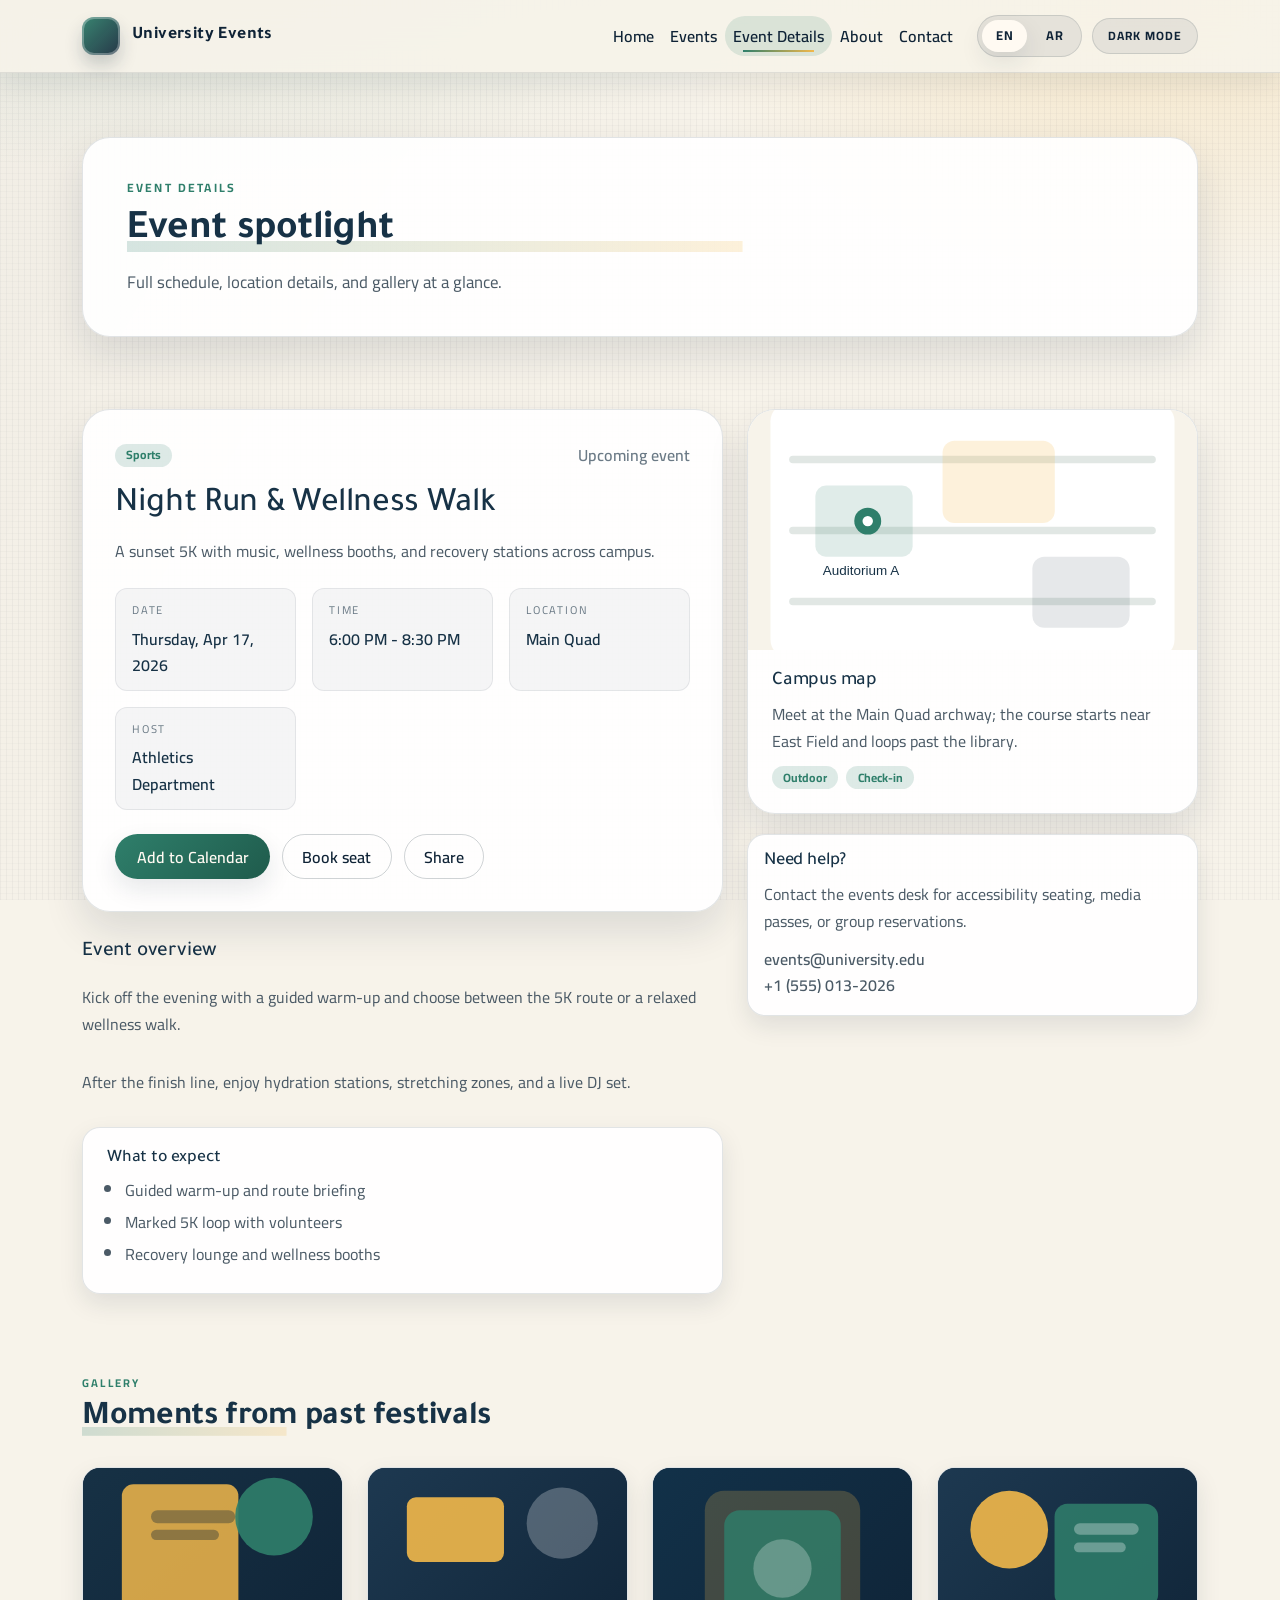
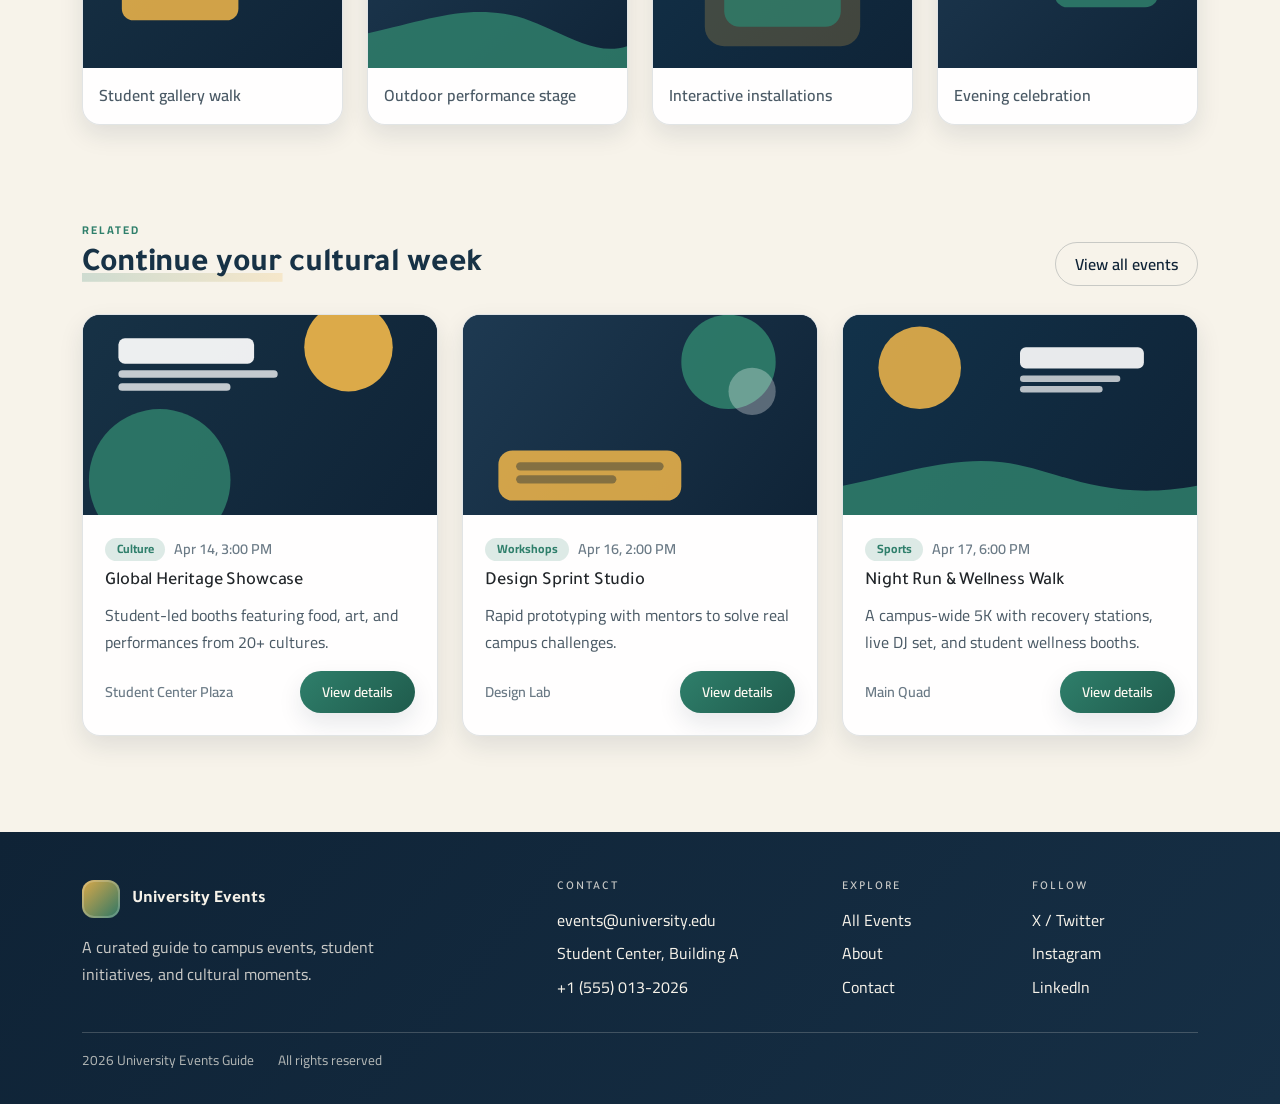
<file: event-night-run.html>
<!doctype html>
<html lang="en" dir="ltr">
<head>
	<meta charset="utf-8">
	<meta name="viewport" content="width=device-width, initial-scale=1">
	<title>Night Run | University Events</title>
	<link rel="preconnect" href="https://fonts.googleapis.com">
	<link rel="preconnect" href="https://fonts.gstatic.com" crossorigin>
	<link href="https://fonts.googleapis.com/css2?family=Cairo:wght@300;400;600;700&family=Tajawal:wght@300;400;500;700&display=swap" rel="stylesheet">
	<link href="https://cdn.jsdelivr.net/npm/bootstrap@5.3.3/dist/css/bootstrap.min.css" rel="stylesheet" integrity="sha384-QWTKZyjpPEjISv5WaRU9OFeRpok6YctnYmDr5pNlyT2bRjXh0JMhjY6hW+ALEwIH" crossorigin="anonymous">
	<link rel="stylesheet" href="assets/css/styles.css">
</head>
<body class="page-body">
	<a class="skip-link" href="#main-content" data-i18n="nav.skip">Skip to content</a>
	<header class="site-header">
		<nav class="navbar navbar-expand-lg site-navbar">
			<div class="container">
				<a class="navbar-brand brand" href="index.html">
					<span class="brand-mark" aria-hidden="true"></span>
					<span class="brand-text" data-i18n="nav.brand">University Events</span>
				</a>
				<button class="navbar-toggler" type="button" data-bs-toggle="collapse" data-bs-target="#primaryNav" aria-controls="primaryNav" aria-expanded="false" aria-label="Toggle navigation">
					<span class="navbar-toggler-icon"></span>
				</button>
				<div class="collapse navbar-collapse" id="primaryNav">
					<ul class="navbar-nav ms-auto mb-2 mb-lg-0">
						<li class="nav-item"><a class="nav-link" href="index.html" data-i18n="nav.home">Home</a></li>
						<li class="nav-item"><a class="nav-link" href="events.html" data-i18n="nav.events">Events</a></li>
						<li class="nav-item"><a class="nav-link active" aria-current="page" href="event-night-run.html" data-i18n="nav.eventDetails">Event Details</a></li>
						<li class="nav-item"><a class="nav-link" href="about.html" data-i18n="nav.about">About</a></li>
						<li class="nav-item"><a class="nav-link" href="contact.html" data-i18n="nav.contact">Contact</a></li>
					</ul>
					<div class="nav-tools ms-lg-3">
						<div class="lang-switch" aria-label="Language switcher">
							<button class="lang-btn is-active" type="button" data-lang-toggle="en">EN</button>
							<button class="lang-btn" type="button" data-lang-toggle="ar">AR</button>
						</div>
						<button class="theme-btn" type="button" data-theme-toggle aria-pressed="false" aria-label="Dark mode">
							<span class="theme-btn__label" data-theme-label>Dark mode</span>
						</button>
					</div>
				</div>
			</div>
		</nav>
	</header>
	<main id="main-content" class="page-main">
		<section class="page-hero">
			<div class="container">
				<div class="page-hero__inner">
					<p class="eyebrow" data-i18n="event.hero.eyebrow">Event details</p>
					<h1 class="page-title" data-i18n="event.hero.title">Event spotlight</h1>
					<p class="page-subtitle" data-i18n="event.hero.subtitle">Full schedule, location details, and gallery at a glance.</p>
				</div>
			</div>
		</section>
		<section class="section-block event-details-section">
			<div class="container">
				<div class="row g-4 align-items-start">
					<div class="col-lg-7">
						<article class="card details-card">
							<div class="details-header">
								<span class="badge event-badge" data-i18n="eventPage.nightRun.badge">Sports</span>
								<span class="details-status" data-i18n="common.upcomingEvent">Upcoming event</span>
							</div>
							<h2 class="details-title" data-i18n="eventPage.nightRun.title">Night Run & Wellness Walk</h2>
							<p class="details-subtitle" data-i18n="eventPage.nightRun.subtitle">A sunset 5K with music, wellness booths, and recovery stations across campus.</p>
							<div class="details-meta">
								<div class="meta-item">
									<span class="meta-label" data-i18n="event.meta.dateLabel">Date</span>
									<span class="meta-value" data-i18n="eventPage.nightRun.dateValue">Thursday, Apr 17, 2026</span>
								</div>
								<div class="meta-item">
									<span class="meta-label" data-i18n="event.meta.timeLabel">Time</span>
									<span class="meta-value" data-i18n="eventPage.nightRun.timeValue">6:00 PM - 8:30 PM</span>
								</div>
								<div class="meta-item">
									<span class="meta-label" data-i18n="event.meta.locationLabel">Location</span>
									<span class="meta-value" data-i18n="eventPage.nightRun.locationValue">Main Quad</span>
								</div>
								<div class="meta-item">
									<span class="meta-label" data-i18n="event.meta.hostLabel">Host</span>
									<span class="meta-value" data-i18n="eventPage.nightRun.hostValue">Athletics Department</span>
								</div>
							</div>
							<div class="details-actions">
								<button class="btn btn-accent" type="button" data-i18n="common.addToCalendar">Add to Calendar</button>
								<button class="btn btn-outline" type="button" data-bs-toggle="modal" data-bs-target="#bookingModal" data-i18n="booking.open">Book seat</button>
								<button class="btn btn-outline" type="button" data-i18n="common.share">Share</button>
							</div>
						</article>
						<div class="details-body">
							<h3 data-i18n="event.overview.title">Event overview</h3>
							<p data-i18n="eventPage.nightRun.overview1">Kick off the evening with a guided warm-up and choose between the 5K route or a relaxed wellness walk.</p>
							<p data-i18n="eventPage.nightRun.overview2">After the finish line, enjoy hydration stations, stretching zones, and a live DJ set.</p>
							<div class="details-highlight">
								<h4 data-i18n="event.expect.title">What to expect</h4>
								<ul class="details-list">
									<li data-i18n="eventPage.nightRun.expect1">Guided warm-up and route briefing</li>
									<li data-i18n="eventPage.nightRun.expect2">Marked 5K loop with volunteers</li>
									<li data-i18n="eventPage.nightRun.expect3">Recovery lounge and wellness booths</li>
								</ul>
							</div>
						</div>
					</div>
					<div class="col-lg-5">
						<div class="card map-card">
							<img src="assets/img/event-map.svg" alt="Map showing event location on campus" decoding="async">
							<div class="card-body map-body">
								<h3 class="map-title" data-i18n="event.map.title">Campus map</h3>
								<p class="map-text" data-i18n="eventPage.nightRun.mapText">Meet at the Main Quad archway; the course starts near East Field and loops past the library.</p>
								<div class="map-tags">
									<span class="badge event-badge" data-i18n="eventPage.nightRun.mapTag1">Outdoor</span>
									<span class="badge event-badge" data-i18n="eventPage.nightRun.mapTag2">Check-in</span>
								</div>
							</div>
						</div>
						<div class="card details-side">
							<div class="card-body">
								<h3 class="side-title" data-i18n="event.side.title">Need help?</h3>
								<p class="side-text" data-i18n="event.side.text">Contact the events desk for accessibility seating, media passes, or group reservations.</p>
								<p class="side-contact">events@university.edu</p>
								<p class="side-contact">+1 (555) 013-2026</p>
							</div>
						</div>
					</div>
				</div>
			</div>
		</section>
		<section class="section-block gallery-section">
			<div class="container">
				<div class="section-header">
					<div>
						<p class="section-eyebrow" data-i18n="event.gallery.eyebrow">Gallery</p>
						<h2 class="section-title" data-i18n="event.gallery.title">Moments from past festivals</h2>
					</div>
				</div>
				<div class="row g-4">
					<div class="col-md-6 col-lg-3">
						<figure class="card gallery-card">
							<img src="assets/img/gallery-01.svg" class="gallery-image" alt="Student art exhibit" loading="lazy" decoding="async">
							<figcaption class="gallery-caption" data-i18n="event.gallery.caption1">Student gallery walk</figcaption>
						</figure>
					</div>
					<div class="col-md-6 col-lg-3">
						<figure class="card gallery-card">
							<img src="assets/img/gallery-02.svg" class="gallery-image" alt="Outdoor performance stage" loading="lazy" decoding="async">
							<figcaption class="gallery-caption" data-i18n="event.gallery.caption2">Outdoor performance stage</figcaption>
						</figure>
					</div>
					<div class="col-md-6 col-lg-3">
						<figure class="card gallery-card">
							<img src="assets/img/gallery-03.svg" class="gallery-image" alt="Interactive art installation" loading="lazy" decoding="async">
							<figcaption class="gallery-caption" data-i18n="event.gallery.caption3">Interactive installations</figcaption>
						</figure>
					</div>
					<div class="col-md-6 col-lg-3">
						<figure class="card gallery-card">
							<img src="assets/img/gallery-04.svg" class="gallery-image" alt="Student crowd with lights" loading="lazy" decoding="async">
							<figcaption class="gallery-caption" data-i18n="event.gallery.caption4">Evening celebration</figcaption>
						</figure>
					</div>
				</div>
			</div>
		</section>
		<section class="section-block related-section">
			<div class="container">
				<div class="section-header">
					<div>
						<p class="section-eyebrow" data-i18n="event.related.eyebrow">Related</p>
						<h2 class="section-title" data-i18n="event.related.title">Continue your cultural week</h2>
					</div>
					<a class="btn btn-outline" href="events.html" data-i18n="common.viewAllEvents">All events</a>
				</div>
				<div class="row g-4">
					<div class="col-md-6 col-lg-4">
						<article class="card event-card">
							<img src="assets/img/event-01.svg" class="card-img-top event-media" alt="Cultural festival lighting" loading="lazy" decoding="async">
							<div class="card-body">
								<div class="event-meta">
									<span class="badge event-badge" data-i18n="event.related.card1.badge">Culture</span>
									<span class="event-date" data-i18n="event.related.card1.date">Apr 14, 3:00 PM</span>
								</div>
								<h3 class="card-title event-title" data-i18n="event.related.card1.title">Global Heritage Showcase</h3>
								<p class="card-text" data-i18n="event.related.card1.text">Student-led booths featuring food, art, and performances from 20+ cultures.</p>
								<div class="event-footer">
									<span class="event-location" data-i18n="event.related.card1.location">Student Center Plaza</span>
									<a class="btn btn-sm btn-accent" href="event-global-heritage.html" data-i18n="common.viewDetails">View details</a>
								</div>
							</div>
						</article>
					</div>
					<div class="col-md-6 col-lg-4">
						<article class="card event-card">
							<img src="assets/img/event-02.svg" class="card-img-top event-media" alt="Innovation lab silhouettes" loading="lazy" decoding="async">
							<div class="card-body">
								<div class="event-meta">
									<span class="badge event-badge" data-i18n="event.related.card2.badge">Workshops</span>
									<span class="event-date" data-i18n="event.related.card2.date">Apr 16, 2:00 PM</span>
								</div>
								<h3 class="card-title event-title" data-i18n="event.related.card2.title">Design Sprint Studio</h3>
								<p class="card-text" data-i18n="event.related.card2.text">Rapid prototyping with mentors to solve real campus challenges.</p>
								<div class="event-footer">
									<span class="event-location" data-i18n="event.related.card2.location">Design Lab</span>
									<a class="btn btn-sm btn-accent" href="event-design-sprint.html" data-i18n="common.viewDetails">View details</a>
								</div>
							</div>
						</article>
					</div>
					<div class="col-md-6 col-lg-4">
						<article class="card event-card">
							<img src="assets/img/event-03.svg" class="card-img-top event-media" alt="Campus wellness run" loading="lazy" decoding="async">
							<div class="card-body">
								<div class="event-meta">
									<span class="badge event-badge" data-i18n="event.related.card3.badge">Sports</span>
									<span class="event-date" data-i18n="event.related.card3.date">Apr 17, 6:00 PM</span>
								</div>
								<h3 class="card-title event-title" data-i18n="event.related.card3.title">Night Run & Wellness Walk</h3>
								<p class="card-text" data-i18n="event.related.card3.text">A campus-wide 5K with recovery stations, live DJ set, and student wellness booths.</p>
								<div class="event-footer">
									<span class="event-location" data-i18n="event.related.card3.location">Main Quad</span>
									<a class="btn btn-sm btn-accent" href="event-night-run.html" data-i18n="common.viewDetails">View details</a>
								</div>
							</div>
						</article>
					</div>
				</div>
			</div>
		</section>
	</main>
	<div class="modal fade booking-modal" id="bookingModal" tabindex="-1" aria-labelledby="bookingModalLabel" aria-hidden="true">
		<div class="modal-dialog modal-dialog-centered">
			<div class="modal-content">
				<div class="modal-header">
					<h5 class="modal-title" id="bookingModalLabel" data-i18n="booking.title">Reserve your seat</h5>
					<button type="button" class="btn-close" data-bs-dismiss="modal" data-i18n-aria="booking.closeAria" aria-label="Close"></button>
				</div>
				<div class="modal-body">
					<p class="booking-note" data-i18n="booking.subtitle">Choose a seat count and leave your details.</p>
					<form class="booking-form">
						<div class="row g-3">
							<div class="col-12">
								<label class="form-label" for="booking-name" data-i18n="booking.nameLabel">Full name</label>
								<input id="booking-name" class="form-control" type="text" placeholder="Your name" data-i18n-placeholder="booking.namePlaceholder">
							</div>
							<div class="col-12">
								<label class="form-label" for="booking-email" data-i18n="booking.emailLabel">Email address</label>
								<input id="booking-email" class="form-control" type="email" placeholder="you@university.edu" data-i18n-placeholder="booking.emailPlaceholder">
							</div>
							<div class="col-12">
								<label class="form-label" for="booking-seats" data-i18n="booking.seatsLabel">Seats</label>
								<select id="booking-seats" class="form-select">
									<option value="1" data-i18n="booking.seatsOption1">1 seat</option>
									<option value="2" data-i18n="booking.seatsOption2">2 seats</option>
									<option value="3" data-i18n="booking.seatsOption3">3 seats</option>
								</select>
							</div>
						</div>
					</form>
				</div>
				<div class="modal-footer">
					<button class="btn btn-outline" type="button" data-bs-dismiss="modal" data-i18n="booking.close">Close</button>
					<button class="btn btn-accent" type="button" data-i18n="booking.submit">Confirm booking</button>
				</div>
			</div>
		</div>
	</div>
	<footer class="site-footer">
		<div class="container">
			<div class="row g-4">
				<div class="col-lg-5">
					<div class="footer-brand">
						<span class="brand-mark" aria-hidden="true"></span>
						<span class="brand-text" data-i18n="nav.brand">University Events</span>
					</div>
					<p class="footer-note" data-i18n="footer.note">A curated guide to campus events, student initiatives, and cultural moments.</p>
				</div>
				<div class="col-6 col-lg-3">
					<h6 class="footer-title" data-i18n="footer.contactTitle">Contact</h6>
					<ul class="footer-list">
						<li><a href="mailto:events@university.edu">events@university.edu</a></li>
						<li data-i18n="footer.address">Student Center, Building A</li>
						<li>+1 (555) 013-2026</li>
					</ul>
				</div>
				<div class="col-6 col-lg-2">
					<h6 class="footer-title" data-i18n="footer.exploreTitle">Explore</h6>
					<ul class="footer-list">
						<li><a href="events.html" data-i18n="footer.allEvents">All Events</a></li>
						<li><a href="about.html" data-i18n="footer.about">About</a></li>
						<li><a href="contact.html" data-i18n="footer.contact">Contact</a></li>
					</ul>
				</div>
				<div class="col-12 col-lg-2">
					<h6 class="footer-title" data-i18n="footer.followTitle">Follow</h6>
					<ul class="footer-list">
						<li><a href="https://twitter.com" target="_blank" rel="noreferrer" data-i18n="contact.social.x">X / Twitter</a></li>
						<li><a href="https://instagram.com" target="_blank" rel="noreferrer" data-i18n="contact.social.instagram">Instagram</a></li>
						<li><a href="https://linkedin.com" target="_blank" rel="noreferrer" data-i18n="contact.social.linkedin">LinkedIn</a></li>
					</ul>
				</div>
			</div>
			<div class="footer-bottom">
				<span data-i18n="footer.title">2026 University Events Guide</span>
				<span data-i18n="footer.rights">All rights reserved</span>
			</div>
		</div>
	</footer>
	<button class="scroll-top" type="button" data-scroll-top data-i18n="common.backToTop" data-i18n-aria="common.backToTop" aria-label="Back to top">Back to top</button>
	<script src="https://cdn.jsdelivr.net/npm/bootstrap@5.3.3/dist/js/bootstrap.bundle.min.js" integrity="sha384-YvpcrYf0tY3lHB60NNkmXc5s9fDVZLESaAA55NDzOxhy9GkcIdslK1eN7N6jIeHz" crossorigin="anonymous"></script>
	<script src="assets/js/main.js"></script>
</body>
</html>
</file>
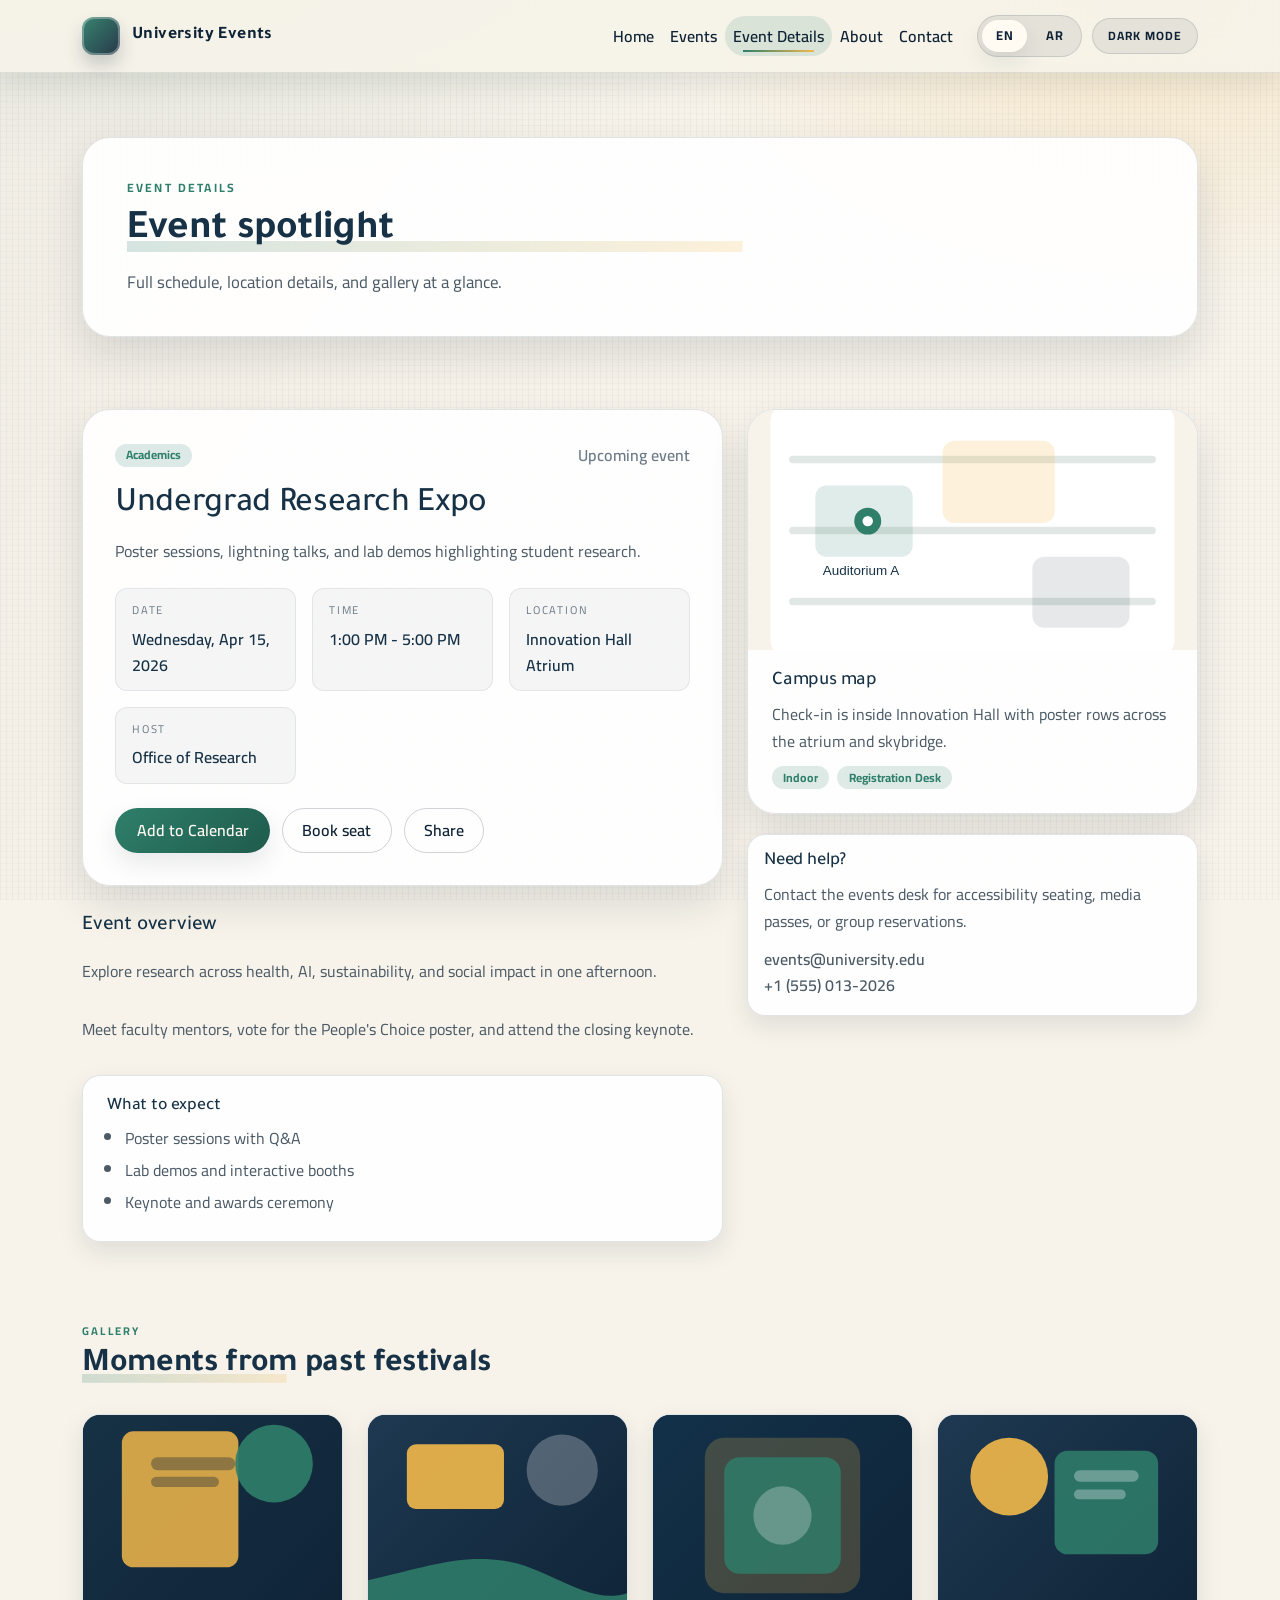
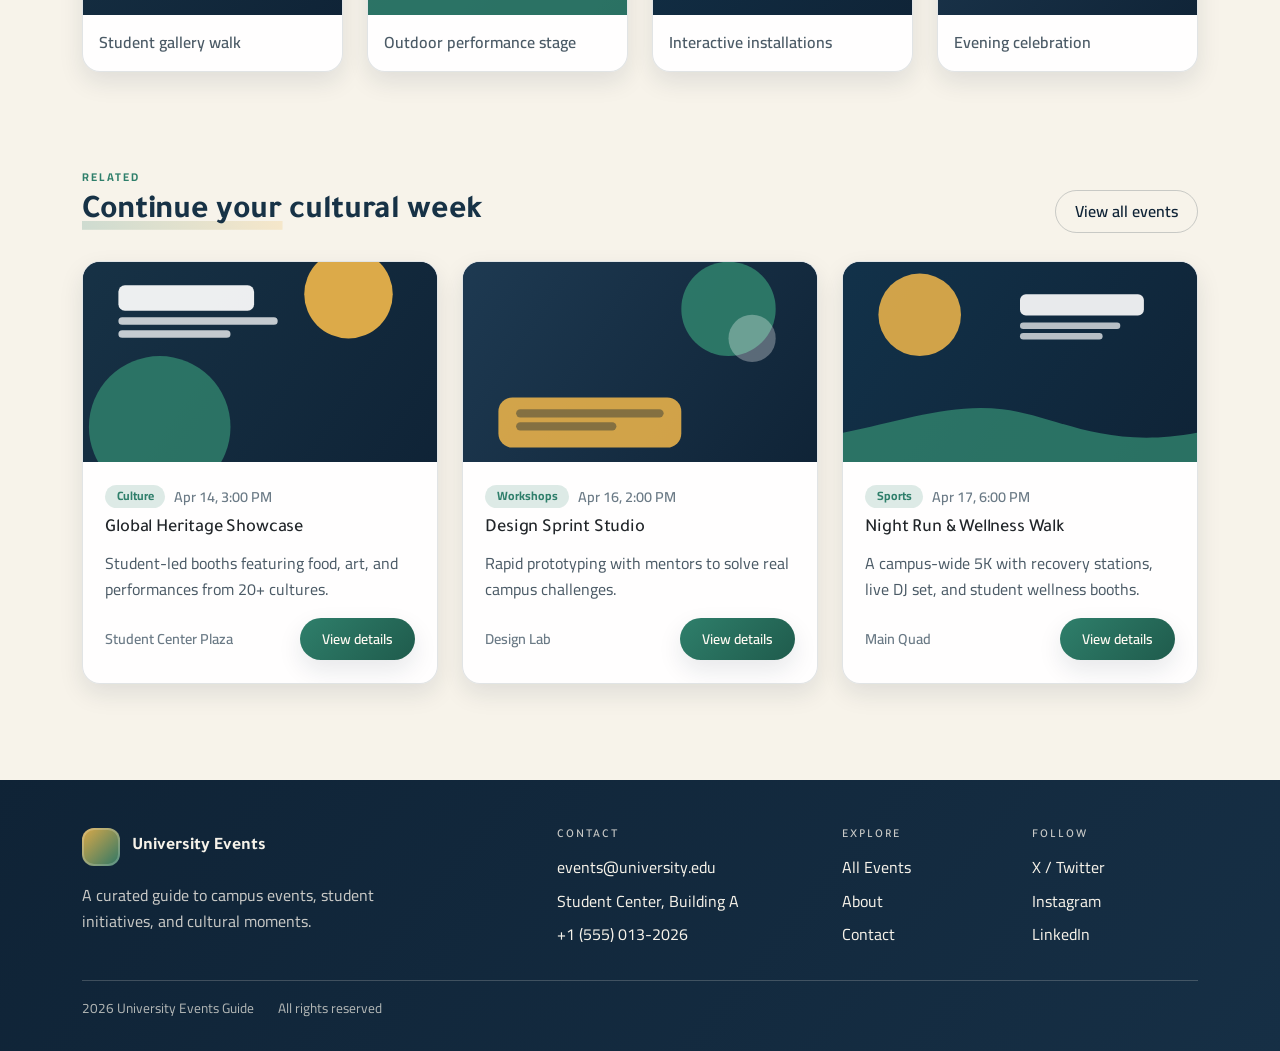
<file: event-research-expo.html>
<!doctype html>
<html lang="en" dir="ltr">
<head>
	<meta charset="utf-8">
	<meta name="viewport" content="width=device-width, initial-scale=1">
	<title>Undergrad Research Expo | University Events</title>
	<link rel="preconnect" href="https://fonts.googleapis.com">
	<link rel="preconnect" href="https://fonts.gstatic.com" crossorigin>
	<link href="https://fonts.googleapis.com/css2?family=Cairo:wght@300;400;600;700&family=Tajawal:wght@300;400;500;700&display=swap" rel="stylesheet">
	<link href="https://cdn.jsdelivr.net/npm/bootstrap@5.3.3/dist/css/bootstrap.min.css" rel="stylesheet" integrity="sha384-QWTKZyjpPEjISv5WaRU9OFeRpok6YctnYmDr5pNlyT2bRjXh0JMhjY6hW+ALEwIH" crossorigin="anonymous">
	<link rel="stylesheet" href="assets/css/styles.css">
</head>
<body class="page-body">
	<a class="skip-link" href="#main-content" data-i18n="nav.skip">Skip to content</a>
	<header class="site-header">
		<nav class="navbar navbar-expand-lg site-navbar">
			<div class="container">
				<a class="navbar-brand brand" href="index.html">
					<span class="brand-mark" aria-hidden="true"></span>
					<span class="brand-text" data-i18n="nav.brand">University Events</span>
				</a>
				<button class="navbar-toggler" type="button" data-bs-toggle="collapse" data-bs-target="#primaryNav" aria-controls="primaryNav" aria-expanded="false" aria-label="Toggle navigation">
					<span class="navbar-toggler-icon"></span>
				</button>
				<div class="collapse navbar-collapse" id="primaryNav">
					<ul class="navbar-nav ms-auto mb-2 mb-lg-0">
						<li class="nav-item"><a class="nav-link" href="index.html" data-i18n="nav.home">Home</a></li>
						<li class="nav-item"><a class="nav-link" href="events.html" data-i18n="nav.events">Events</a></li>
						<li class="nav-item"><a class="nav-link active" aria-current="page" href="event-research-expo.html" data-i18n="nav.eventDetails">Event Details</a></li>
						<li class="nav-item"><a class="nav-link" href="about.html" data-i18n="nav.about">About</a></li>
						<li class="nav-item"><a class="nav-link" href="contact.html" data-i18n="nav.contact">Contact</a></li>
					</ul>
					<div class="nav-tools ms-lg-3">
						<div class="lang-switch" aria-label="Language switcher">
							<button class="lang-btn is-active" type="button" data-lang-toggle="en">EN</button>
							<button class="lang-btn" type="button" data-lang-toggle="ar">AR</button>
						</div>
						<button class="theme-btn" type="button" data-theme-toggle aria-pressed="false" aria-label="Dark mode">
							<span class="theme-btn__label" data-theme-label>Dark mode</span>
						</button>
					</div>
				</div>
			</div>
		</nav>
	</header>
	<main id="main-content" class="page-main">
		<section class="page-hero">
			<div class="container">
				<div class="page-hero__inner">
					<p class="eyebrow" data-i18n="event.hero.eyebrow">Event details</p>
					<h1 class="page-title" data-i18n="event.hero.title">Event spotlight</h1>
					<p class="page-subtitle" data-i18n="event.hero.subtitle">Full schedule, location details, and gallery at a glance.</p>
				</div>
			</div>
		</section>
		<section class="section-block event-details-section">
			<div class="container">
				<div class="row g-4 align-items-start">
					<div class="col-lg-7">
						<article class="card details-card">
							<div class="details-header">
								<span class="badge event-badge" data-i18n="eventPage.researchExpo.badge">Academics</span>
								<span class="details-status" data-i18n="common.upcomingEvent">Upcoming event</span>
							</div>
							<h2 class="details-title" data-i18n="eventPage.researchExpo.title">Undergrad Research Expo</h2>
							<p class="details-subtitle" data-i18n="eventPage.researchExpo.subtitle">Poster sessions, lightning talks, and lab demos highlighting student research.</p>
							<div class="details-meta">
								<div class="meta-item">
									<span class="meta-label" data-i18n="event.meta.dateLabel">Date</span>
									<span class="meta-value" data-i18n="eventPage.researchExpo.dateValue">Wednesday, Apr 15, 2026</span>
								</div>
								<div class="meta-item">
									<span class="meta-label" data-i18n="event.meta.timeLabel">Time</span>
									<span class="meta-value" data-i18n="eventPage.researchExpo.timeValue">1:00 PM - 5:00 PM</span>
								</div>
								<div class="meta-item">
									<span class="meta-label" data-i18n="event.meta.locationLabel">Location</span>
									<span class="meta-value" data-i18n="eventPage.researchExpo.locationValue">Innovation Hall Atrium</span>
								</div>
								<div class="meta-item">
									<span class="meta-label" data-i18n="event.meta.hostLabel">Host</span>
									<span class="meta-value" data-i18n="eventPage.researchExpo.hostValue">Office of Research</span>
								</div>
							</div>
							<div class="details-actions">
								<button class="btn btn-accent" type="button" data-i18n="common.addToCalendar">Add to Calendar</button>
								<button class="btn btn-outline" type="button" data-bs-toggle="modal" data-bs-target="#bookingModal" data-i18n="booking.open">Book seat</button>
								<button class="btn btn-outline" type="button" data-i18n="common.share">Share</button>
							</div>
						</article>
						<div class="details-body">
							<h3 data-i18n="event.overview.title">Event overview</h3>
							<p data-i18n="eventPage.researchExpo.overview1">Explore research across health, AI, sustainability, and social impact in one afternoon.</p>
							<p data-i18n="eventPage.researchExpo.overview2">Meet faculty mentors, vote for the People's Choice poster, and attend the closing keynote.</p>
							<div class="details-highlight">
								<h4 data-i18n="event.expect.title">What to expect</h4>
								<ul class="details-list">
									<li data-i18n="eventPage.researchExpo.expect1">Poster sessions with Q&A</li>
									<li data-i18n="eventPage.researchExpo.expect2">Lab demos and interactive booths</li>
									<li data-i18n="eventPage.researchExpo.expect3">Keynote and awards ceremony</li>
								</ul>
							</div>
						</div>
					</div>
					<div class="col-lg-5">
						<div class="card map-card">
							<img src="assets/img/event-map.svg" alt="Map showing event location on campus" decoding="async">
							<div class="card-body map-body">
								<h3 class="map-title" data-i18n="event.map.title">Campus map</h3>
								<p class="map-text" data-i18n="eventPage.researchExpo.mapText">Check-in is inside Innovation Hall with poster rows across the atrium and skybridge.</p>
								<div class="map-tags">
									<span class="badge event-badge" data-i18n="eventPage.researchExpo.mapTag1">Indoor</span>
									<span class="badge event-badge" data-i18n="eventPage.researchExpo.mapTag2">Registration Desk</span>
								</div>
							</div>
						</div>
						<div class="card details-side">
							<div class="card-body">
								<h3 class="side-title" data-i18n="event.side.title">Need help?</h3>
								<p class="side-text" data-i18n="event.side.text">Contact the events desk for accessibility seating, media passes, or group reservations.</p>
								<p class="side-contact">events@university.edu</p>
								<p class="side-contact">+1 (555) 013-2026</p>
							</div>
						</div>
					</div>
				</div>
			</div>
		</section>
		<section class="section-block gallery-section">
			<div class="container">
				<div class="section-header">
					<div>
						<p class="section-eyebrow" data-i18n="event.gallery.eyebrow">Gallery</p>
						<h2 class="section-title" data-i18n="event.gallery.title">Moments from past festivals</h2>
					</div>
				</div>
				<div class="row g-4">
					<div class="col-md-6 col-lg-3">
						<figure class="card gallery-card">
							<img src="assets/img/gallery-01.svg" class="gallery-image" alt="Student art exhibit" loading="lazy" decoding="async">
							<figcaption class="gallery-caption" data-i18n="event.gallery.caption1">Student gallery walk</figcaption>
						</figure>
					</div>
					<div class="col-md-6 col-lg-3">
						<figure class="card gallery-card">
							<img src="assets/img/gallery-02.svg" class="gallery-image" alt="Outdoor performance stage" loading="lazy" decoding="async">
							<figcaption class="gallery-caption" data-i18n="event.gallery.caption2">Outdoor performance stage</figcaption>
						</figure>
					</div>
					<div class="col-md-6 col-lg-3">
						<figure class="card gallery-card">
							<img src="assets/img/gallery-03.svg" class="gallery-image" alt="Interactive art installation" loading="lazy" decoding="async">
							<figcaption class="gallery-caption" data-i18n="event.gallery.caption3">Interactive installations</figcaption>
						</figure>
					</div>
					<div class="col-md-6 col-lg-3">
						<figure class="card gallery-card">
							<img src="assets/img/gallery-04.svg" class="gallery-image" alt="Student crowd with lights" loading="lazy" decoding="async">
							<figcaption class="gallery-caption" data-i18n="event.gallery.caption4">Evening celebration</figcaption>
						</figure>
					</div>
				</div>
			</div>
		</section>
		<section class="section-block related-section">
			<div class="container">
				<div class="section-header">
					<div>
						<p class="section-eyebrow" data-i18n="event.related.eyebrow">Related</p>
						<h2 class="section-title" data-i18n="event.related.title">Continue your cultural week</h2>
					</div>
					<a class="btn btn-outline" href="events.html" data-i18n="common.viewAllEvents">All events</a>
				</div>
				<div class="row g-4">
					<div class="col-md-6 col-lg-4">
						<article class="card event-card">
							<img src="assets/img/event-01.svg" class="card-img-top event-media" alt="Cultural festival lighting" loading="lazy" decoding="async">
							<div class="card-body">
								<div class="event-meta">
									<span class="badge event-badge" data-i18n="event.related.card1.badge">Culture</span>
									<span class="event-date" data-i18n="event.related.card1.date">Apr 14, 3:00 PM</span>
								</div>
								<h3 class="card-title event-title" data-i18n="event.related.card1.title">Global Heritage Showcase</h3>
								<p class="card-text" data-i18n="event.related.card1.text">Student-led booths featuring food, art, and performances from 20+ cultures.</p>
								<div class="event-footer">
									<span class="event-location" data-i18n="event.related.card1.location">Student Center Plaza</span>
									<a class="btn btn-sm btn-accent" href="event-global-heritage.html" data-i18n="common.viewDetails">View details</a>
								</div>
							</div>
						</article>
					</div>
					<div class="col-md-6 col-lg-4">
						<article class="card event-card">
							<img src="assets/img/event-02.svg" class="card-img-top event-media" alt="Innovation lab silhouettes" loading="lazy" decoding="async">
							<div class="card-body">
								<div class="event-meta">
									<span class="badge event-badge" data-i18n="event.related.card2.badge">Workshops</span>
									<span class="event-date" data-i18n="event.related.card2.date">Apr 16, 2:00 PM</span>
								</div>
								<h3 class="card-title event-title" data-i18n="event.related.card2.title">Design Sprint Studio</h3>
								<p class="card-text" data-i18n="event.related.card2.text">Rapid prototyping with mentors to solve real campus challenges.</p>
								<div class="event-footer">
									<span class="event-location" data-i18n="event.related.card2.location">Design Lab</span>
									<a class="btn btn-sm btn-accent" href="event-design-sprint.html" data-i18n="common.viewDetails">View details</a>
								</div>
							</div>
						</article>
					</div>
					<div class="col-md-6 col-lg-4">
						<article class="card event-card">
							<img src="assets/img/event-03.svg" class="card-img-top event-media" alt="Campus wellness run" loading="lazy" decoding="async">
							<div class="card-body">
								<div class="event-meta">
									<span class="badge event-badge" data-i18n="event.related.card3.badge">Sports</span>
									<span class="event-date" data-i18n="event.related.card3.date">Apr 17, 6:00 PM</span>
								</div>
								<h3 class="card-title event-title" data-i18n="event.related.card3.title">Night Run & Wellness Walk</h3>
								<p class="card-text" data-i18n="event.related.card3.text">A campus-wide 5K with recovery stations, live DJ set, and student wellness booths.</p>
								<div class="event-footer">
									<span class="event-location" data-i18n="event.related.card3.location">Main Quad</span>
									<a class="btn btn-sm btn-accent" href="event-night-run.html" data-i18n="common.viewDetails">View details</a>
								</div>
							</div>
						</article>
					</div>
				</div>
			</div>
		</section>
	</main>
	<div class="modal fade booking-modal" id="bookingModal" tabindex="-1" aria-labelledby="bookingModalLabel" aria-hidden="true">
		<div class="modal-dialog modal-dialog-centered">
			<div class="modal-content">
				<div class="modal-header">
					<h5 class="modal-title" id="bookingModalLabel" data-i18n="booking.title">Reserve your seat</h5>
					<button type="button" class="btn-close" data-bs-dismiss="modal" data-i18n-aria="booking.closeAria" aria-label="Close"></button>
				</div>
				<div class="modal-body">
					<p class="booking-note" data-i18n="booking.subtitle">Choose a seat count and leave your details.</p>
					<form class="booking-form">
						<div class="row g-3">
							<div class="col-12">
								<label class="form-label" for="booking-name" data-i18n="booking.nameLabel">Full name</label>
								<input id="booking-name" class="form-control" type="text" placeholder="Your name" data-i18n-placeholder="booking.namePlaceholder">
							</div>
							<div class="col-12">
								<label class="form-label" for="booking-email" data-i18n="booking.emailLabel">Email address</label>
								<input id="booking-email" class="form-control" type="email" placeholder="you@university.edu" data-i18n-placeholder="booking.emailPlaceholder">
							</div>
							<div class="col-12">
								<label class="form-label" for="booking-seats" data-i18n="booking.seatsLabel">Seats</label>
								<select id="booking-seats" class="form-select">
									<option value="1" data-i18n="booking.seatsOption1">1 seat</option>
									<option value="2" data-i18n="booking.seatsOption2">2 seats</option>
									<option value="3" data-i18n="booking.seatsOption3">3 seats</option>
								</select>
							</div>
						</div>
					</form>
				</div>
				<div class="modal-footer">
					<button class="btn btn-outline" type="button" data-bs-dismiss="modal" data-i18n="booking.close">Close</button>
					<button class="btn btn-accent" type="button" data-i18n="booking.submit">Confirm booking</button>
				</div>
			</div>
		</div>
	</div>
	<footer class="site-footer">
		<div class="container">
			<div class="row g-4">
				<div class="col-lg-5">
					<div class="footer-brand">
						<span class="brand-mark" aria-hidden="true"></span>
						<span class="brand-text" data-i18n="nav.brand">University Events</span>
					</div>
					<p class="footer-note" data-i18n="footer.note">A curated guide to campus events, student initiatives, and cultural moments.</p>
				</div>
				<div class="col-6 col-lg-3">
					<h6 class="footer-title" data-i18n="footer.contactTitle">Contact</h6>
					<ul class="footer-list">
						<li><a href="mailto:events@university.edu">events@university.edu</a></li>
						<li data-i18n="footer.address">Student Center, Building A</li>
						<li>+1 (555) 013-2026</li>
					</ul>
				</div>
				<div class="col-6 col-lg-2">
					<h6 class="footer-title" data-i18n="footer.exploreTitle">Explore</h6>
					<ul class="footer-list">
						<li><a href="events.html" data-i18n="footer.allEvents">All Events</a></li>
						<li><a href="about.html" data-i18n="footer.about">About</a></li>
						<li><a href="contact.html" data-i18n="footer.contact">Contact</a></li>
					</ul>
				</div>
				<div class="col-12 col-lg-2">
					<h6 class="footer-title" data-i18n="footer.followTitle">Follow</h6>
					<ul class="footer-list">
						<li><a href="https://twitter.com" target="_blank" rel="noreferrer" data-i18n="contact.social.x">X / Twitter</a></li>
						<li><a href="https://instagram.com" target="_blank" rel="noreferrer" data-i18n="contact.social.instagram">Instagram</a></li>
						<li><a href="https://linkedin.com" target="_blank" rel="noreferrer" data-i18n="contact.social.linkedin">LinkedIn</a></li>
					</ul>
				</div>
			</div>
			<div class="footer-bottom">
				<span data-i18n="footer.title">2026 University Events Guide</span>
				<span data-i18n="footer.rights">All rights reserved</span>
			</div>
		</div>
	</footer>
	<button class="scroll-top" type="button" data-scroll-top data-i18n="common.backToTop" data-i18n-aria="common.backToTop" aria-label="Back to top">Back to top</button>
	<script src="https://cdn.jsdelivr.net/npm/bootstrap@5.3.3/dist/js/bootstrap.bundle.min.js" integrity="sha384-YvpcrYf0tY3lHB60NNkmXc5s9fDVZLESaAA55NDzOxhy9GkcIdslK1eN7N6jIeHz" crossorigin="anonymous"></script>
	<script src="assets/js/main.js"></script>
</body>
</html>
</file>
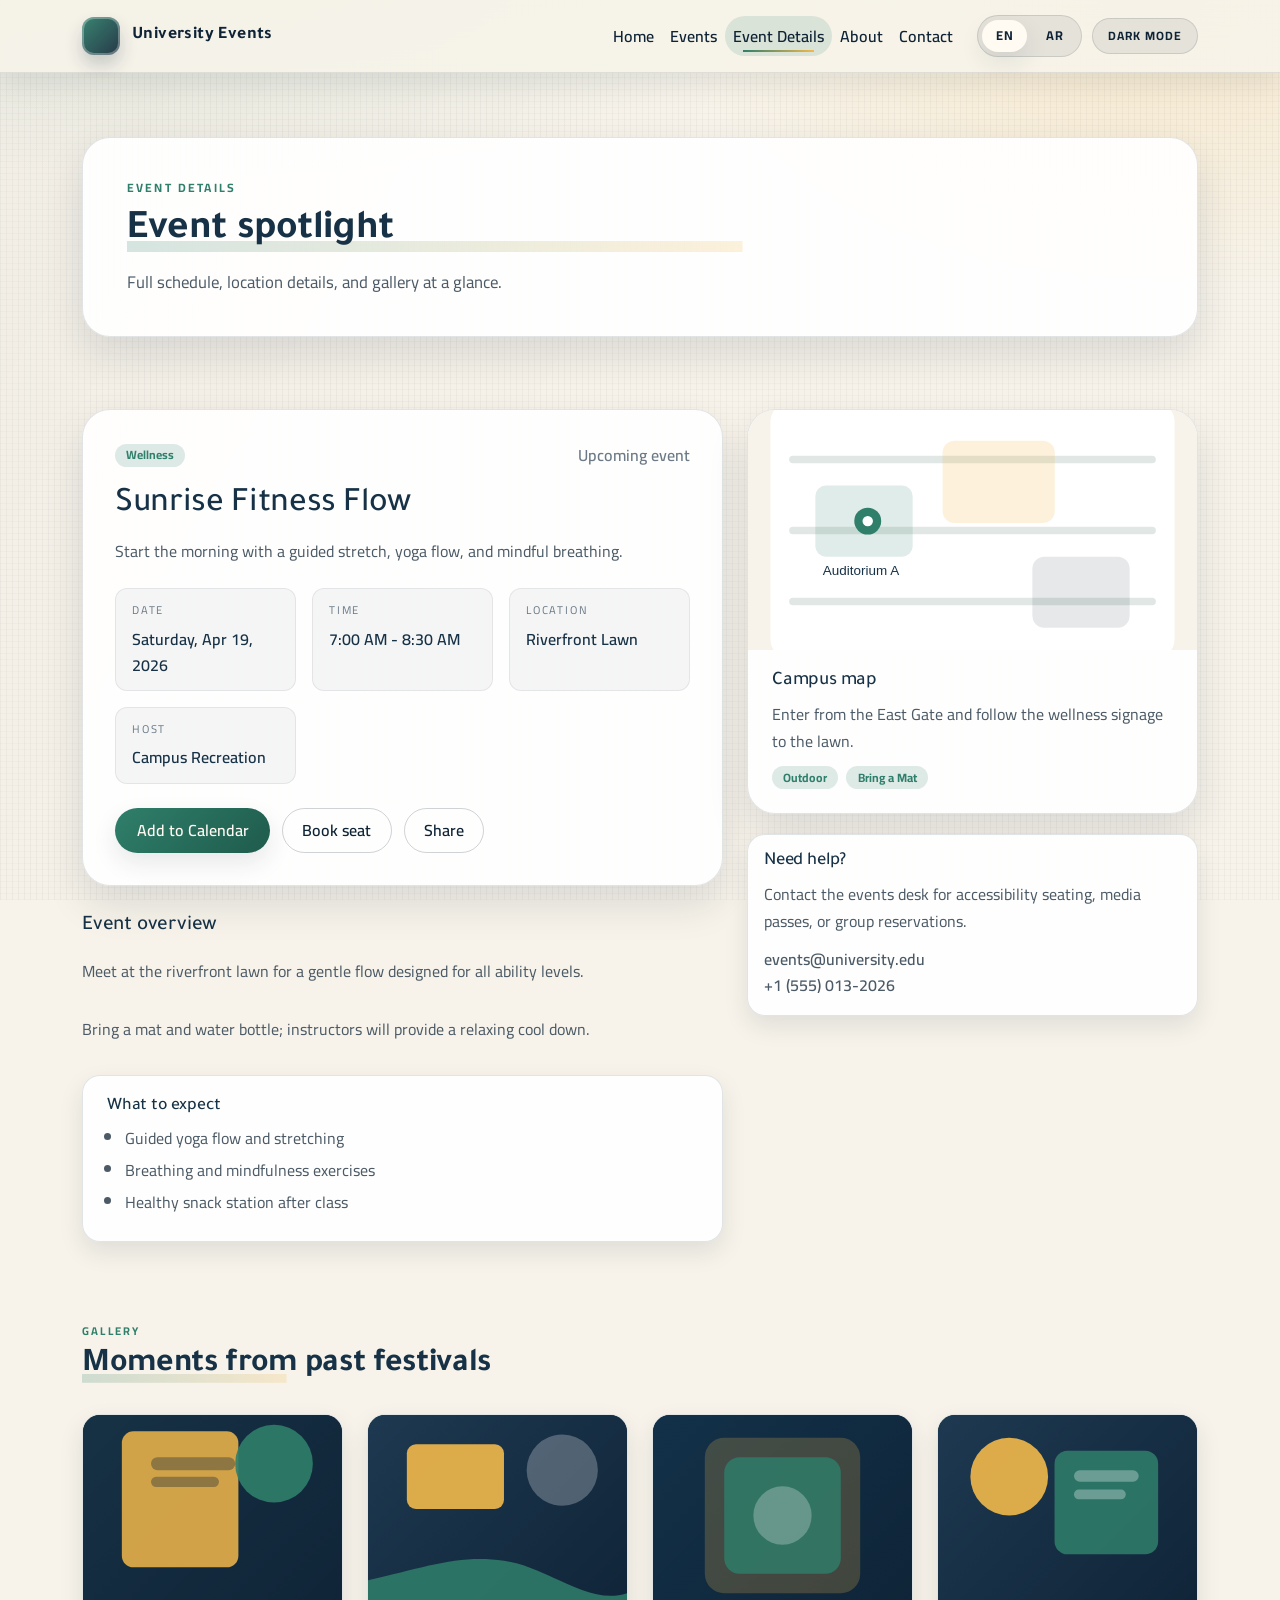
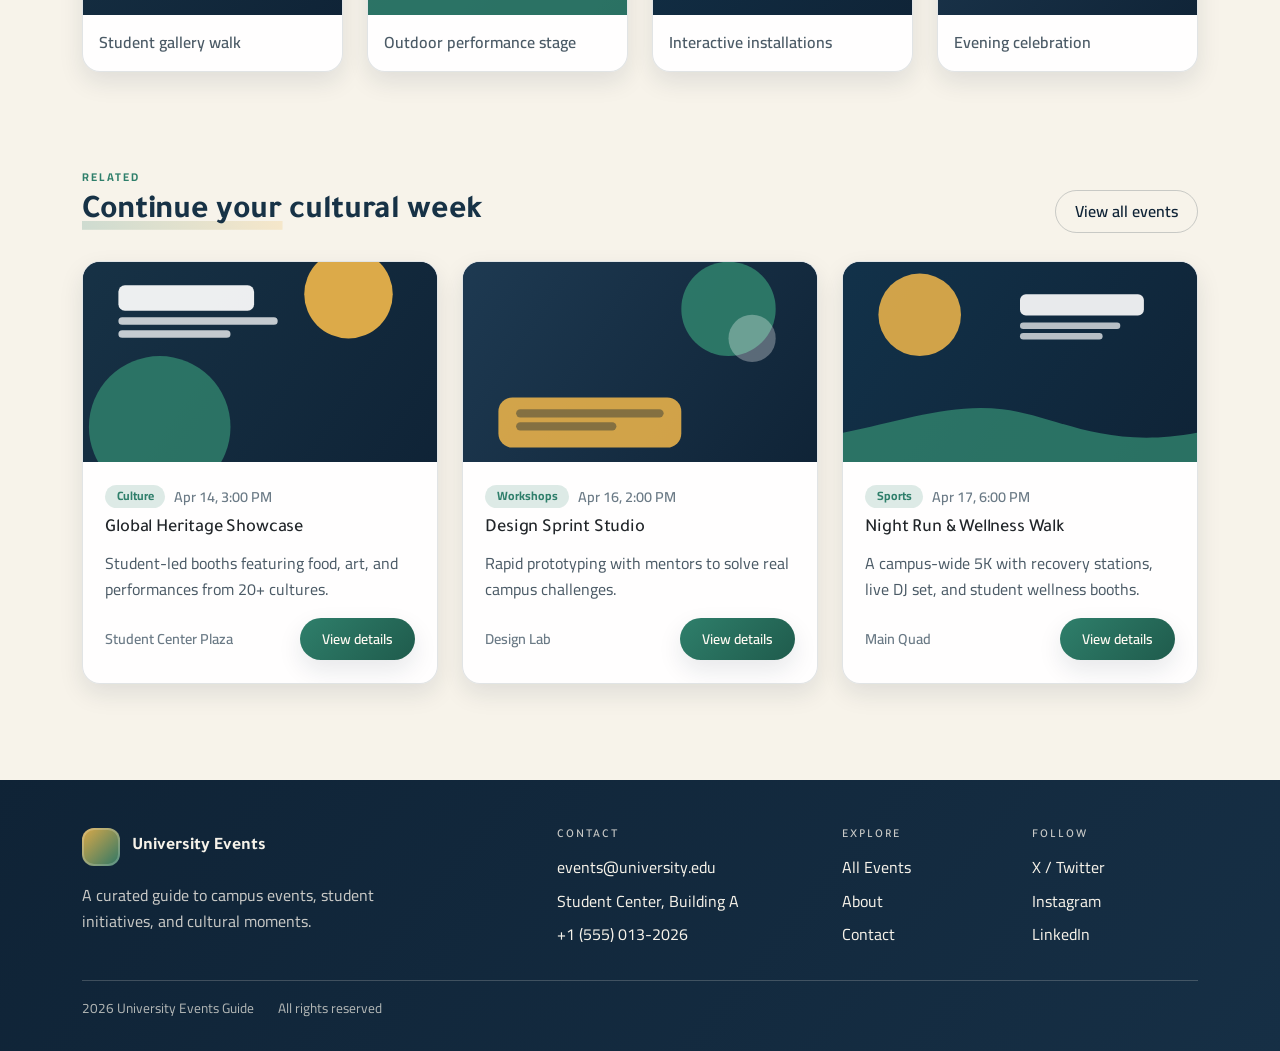
<file: event-sunrise-fitness.html>
<!doctype html>
<html lang="en" dir="ltr">
<head>
	<meta charset="utf-8">
	<meta name="viewport" content="width=device-width, initial-scale=1">
	<title>Sunrise Fitness Flow | University Events</title>
	<link rel="preconnect" href="https://fonts.googleapis.com">
	<link rel="preconnect" href="https://fonts.gstatic.com" crossorigin>
	<link href="https://fonts.googleapis.com/css2?family=Cairo:wght@300;400;600;700&family=Tajawal:wght@300;400;500;700&display=swap" rel="stylesheet">
	<link href="https://cdn.jsdelivr.net/npm/bootstrap@5.3.3/dist/css/bootstrap.min.css" rel="stylesheet" integrity="sha384-QWTKZyjpPEjISv5WaRU9OFeRpok6YctnYmDr5pNlyT2bRjXh0JMhjY6hW+ALEwIH" crossorigin="anonymous">
	<link rel="stylesheet" href="assets/css/styles.css">
</head>
<body class="page-body">
	<a class="skip-link" href="#main-content" data-i18n="nav.skip">Skip to content</a>
	<header class="site-header">
		<nav class="navbar navbar-expand-lg site-navbar">
			<div class="container">
				<a class="navbar-brand brand" href="index.html">
					<span class="brand-mark" aria-hidden="true"></span>
					<span class="brand-text" data-i18n="nav.brand">University Events</span>
				</a>
				<button class="navbar-toggler" type="button" data-bs-toggle="collapse" data-bs-target="#primaryNav" aria-controls="primaryNav" aria-expanded="false" aria-label="Toggle navigation">
					<span class="navbar-toggler-icon"></span>
				</button>
				<div class="collapse navbar-collapse" id="primaryNav">
					<ul class="navbar-nav ms-auto mb-2 mb-lg-0">
						<li class="nav-item"><a class="nav-link" href="index.html" data-i18n="nav.home">Home</a></li>
						<li class="nav-item"><a class="nav-link" href="events.html" data-i18n="nav.events">Events</a></li>
						<li class="nav-item"><a class="nav-link active" aria-current="page" href="event-sunrise-fitness.html" data-i18n="nav.eventDetails">Event Details</a></li>
						<li class="nav-item"><a class="nav-link" href="about.html" data-i18n="nav.about">About</a></li>
						<li class="nav-item"><a class="nav-link" href="contact.html" data-i18n="nav.contact">Contact</a></li>
					</ul>
					<div class="nav-tools ms-lg-3">
						<div class="lang-switch" aria-label="Language switcher">
							<button class="lang-btn is-active" type="button" data-lang-toggle="en">EN</button>
							<button class="lang-btn" type="button" data-lang-toggle="ar">AR</button>
						</div>
						<button class="theme-btn" type="button" data-theme-toggle aria-pressed="false" aria-label="Dark mode">
							<span class="theme-btn__label" data-theme-label>Dark mode</span>
						</button>
					</div>
				</div>
			</div>
		</nav>
	</header>
	<main id="main-content" class="page-main">
		<section class="page-hero">
			<div class="container">
				<div class="page-hero__inner">
					<p class="eyebrow" data-i18n="event.hero.eyebrow">Event details</p>
					<h1 class="page-title" data-i18n="event.hero.title">Event spotlight</h1>
					<p class="page-subtitle" data-i18n="event.hero.subtitle">Full schedule, location details, and gallery at a glance.</p>
				</div>
			</div>
		</section>
		<section class="section-block event-details-section">
			<div class="container">
				<div class="row g-4 align-items-start">
					<div class="col-lg-7">
						<article class="card details-card">
							<div class="details-header">
								<span class="badge event-badge" data-i18n="eventPage.sunriseFitness.badge">Wellness</span>
								<span class="details-status" data-i18n="common.upcomingEvent">Upcoming event</span>
							</div>
							<h2 class="details-title" data-i18n="eventPage.sunriseFitness.title">Sunrise Fitness Flow</h2>
							<p class="details-subtitle" data-i18n="eventPage.sunriseFitness.subtitle">Start the morning with a guided stretch, yoga flow, and mindful breathing.</p>
							<div class="details-meta">
								<div class="meta-item">
									<span class="meta-label" data-i18n="event.meta.dateLabel">Date</span>
									<span class="meta-value" data-i18n="eventPage.sunriseFitness.dateValue">Saturday, Apr 19, 2026</span>
								</div>
								<div class="meta-item">
									<span class="meta-label" data-i18n="event.meta.timeLabel">Time</span>
									<span class="meta-value" data-i18n="eventPage.sunriseFitness.timeValue">7:00 AM - 8:30 AM</span>
								</div>
								<div class="meta-item">
									<span class="meta-label" data-i18n="event.meta.locationLabel">Location</span>
									<span class="meta-value" data-i18n="eventPage.sunriseFitness.locationValue">Riverfront Lawn</span>
								</div>
								<div class="meta-item">
									<span class="meta-label" data-i18n="event.meta.hostLabel">Host</span>
									<span class="meta-value" data-i18n="eventPage.sunriseFitness.hostValue">Campus Recreation</span>
								</div>
							</div>
							<div class="details-actions">
								<button class="btn btn-accent" type="button" data-i18n="common.addToCalendar">Add to Calendar</button>
								<button class="btn btn-outline" type="button" data-bs-toggle="modal" data-bs-target="#bookingModal" data-i18n="booking.open">Book seat</button>
								<button class="btn btn-outline" type="button" data-i18n="common.share">Share</button>
							</div>
						</article>
						<div class="details-body">
							<h3 data-i18n="event.overview.title">Event overview</h3>
							<p data-i18n="eventPage.sunriseFitness.overview1">Meet at the riverfront lawn for a gentle flow designed for all ability levels.</p>
							<p data-i18n="eventPage.sunriseFitness.overview2">Bring a mat and water bottle; instructors will provide a relaxing cool down.</p>
							<div class="details-highlight">
								<h4 data-i18n="event.expect.title">What to expect</h4>
								<ul class="details-list">
									<li data-i18n="eventPage.sunriseFitness.expect1">Guided yoga flow and stretching</li>
									<li data-i18n="eventPage.sunriseFitness.expect2">Breathing and mindfulness exercises</li>
									<li data-i18n="eventPage.sunriseFitness.expect3">Healthy snack station after class</li>
								</ul>
							</div>
						</div>
					</div>
					<div class="col-lg-5">
						<div class="card map-card">
							<img src="assets/img/event-map.svg" alt="Map showing event location on campus" decoding="async">
							<div class="card-body map-body">
								<h3 class="map-title" data-i18n="event.map.title">Campus map</h3>
								<p class="map-text" data-i18n="eventPage.sunriseFitness.mapText">Enter from the East Gate and follow the wellness signage to the lawn.</p>
								<div class="map-tags">
									<span class="badge event-badge" data-i18n="eventPage.sunriseFitness.mapTag1">Outdoor</span>
									<span class="badge event-badge" data-i18n="eventPage.sunriseFitness.mapTag2">Bring a Mat</span>
								</div>
							</div>
						</div>
						<div class="card details-side">
							<div class="card-body">
								<h3 class="side-title" data-i18n="event.side.title">Need help?</h3>
								<p class="side-text" data-i18n="event.side.text">Contact the events desk for accessibility seating, media passes, or group reservations.</p>
								<p class="side-contact">events@university.edu</p>
								<p class="side-contact">+1 (555) 013-2026</p>
							</div>
						</div>
					</div>
				</div>
			</div>
		</section>
		<section class="section-block gallery-section">
			<div class="container">
				<div class="section-header">
					<div>
						<p class="section-eyebrow" data-i18n="event.gallery.eyebrow">Gallery</p>
						<h2 class="section-title" data-i18n="event.gallery.title">Moments from past festivals</h2>
					</div>
				</div>
				<div class="row g-4">
					<div class="col-md-6 col-lg-3">
						<figure class="card gallery-card">
							<img src="assets/img/gallery-01.svg" class="gallery-image" alt="Student art exhibit" loading="lazy" decoding="async">
							<figcaption class="gallery-caption" data-i18n="event.gallery.caption1">Student gallery walk</figcaption>
						</figure>
					</div>
					<div class="col-md-6 col-lg-3">
						<figure class="card gallery-card">
							<img src="assets/img/gallery-02.svg" class="gallery-image" alt="Outdoor performance stage" loading="lazy" decoding="async">
							<figcaption class="gallery-caption" data-i18n="event.gallery.caption2">Outdoor performance stage</figcaption>
						</figure>
					</div>
					<div class="col-md-6 col-lg-3">
						<figure class="card gallery-card">
							<img src="assets/img/gallery-03.svg" class="gallery-image" alt="Interactive art installation" loading="lazy" decoding="async">
							<figcaption class="gallery-caption" data-i18n="event.gallery.caption3">Interactive installations</figcaption>
						</figure>
					</div>
					<div class="col-md-6 col-lg-3">
						<figure class="card gallery-card">
							<img src="assets/img/gallery-04.svg" class="gallery-image" alt="Student crowd with lights" loading="lazy" decoding="async">
							<figcaption class="gallery-caption" data-i18n="event.gallery.caption4">Evening celebration</figcaption>
						</figure>
					</div>
				</div>
			</div>
		</section>
		<section class="section-block related-section">
			<div class="container">
				<div class="section-header">
					<div>
						<p class="section-eyebrow" data-i18n="event.related.eyebrow">Related</p>
						<h2 class="section-title" data-i18n="event.related.title">Continue your cultural week</h2>
					</div>
					<a class="btn btn-outline" href="events.html" data-i18n="common.viewAllEvents">All events</a>
				</div>
				<div class="row g-4">
					<div class="col-md-6 col-lg-4">
						<article class="card event-card">
							<img src="assets/img/event-01.svg" class="card-img-top event-media" alt="Cultural festival lighting" loading="lazy" decoding="async">
							<div class="card-body">
								<div class="event-meta">
									<span class="badge event-badge" data-i18n="event.related.card1.badge">Culture</span>
									<span class="event-date" data-i18n="event.related.card1.date">Apr 14, 3:00 PM</span>
								</div>
								<h3 class="card-title event-title" data-i18n="event.related.card1.title">Global Heritage Showcase</h3>
								<p class="card-text" data-i18n="event.related.card1.text">Student-led booths featuring food, art, and performances from 20+ cultures.</p>
								<div class="event-footer">
									<span class="event-location" data-i18n="event.related.card1.location">Student Center Plaza</span>
									<a class="btn btn-sm btn-accent" href="event-global-heritage.html" data-i18n="common.viewDetails">View details</a>
								</div>
							</div>
						</article>
					</div>
					<div class="col-md-6 col-lg-4">
						<article class="card event-card">
							<img src="assets/img/event-02.svg" class="card-img-top event-media" alt="Innovation lab silhouettes" loading="lazy" decoding="async">
							<div class="card-body">
								<div class="event-meta">
									<span class="badge event-badge" data-i18n="event.related.card2.badge">Workshops</span>
									<span class="event-date" data-i18n="event.related.card2.date">Apr 16, 2:00 PM</span>
								</div>
								<h3 class="card-title event-title" data-i18n="event.related.card2.title">Design Sprint Studio</h3>
								<p class="card-text" data-i18n="event.related.card2.text">Rapid prototyping with mentors to solve real campus challenges.</p>
								<div class="event-footer">
									<span class="event-location" data-i18n="event.related.card2.location">Design Lab</span>
									<a class="btn btn-sm btn-accent" href="event-design-sprint.html" data-i18n="common.viewDetails">View details</a>
								</div>
							</div>
						</article>
					</div>
					<div class="col-md-6 col-lg-4">
						<article class="card event-card">
							<img src="assets/img/event-03.svg" class="card-img-top event-media" alt="Campus wellness run" loading="lazy" decoding="async">
							<div class="card-body">
								<div class="event-meta">
									<span class="badge event-badge" data-i18n="event.related.card3.badge">Sports</span>
									<span class="event-date" data-i18n="event.related.card3.date">Apr 17, 6:00 PM</span>
								</div>
								<h3 class="card-title event-title" data-i18n="event.related.card3.title">Night Run & Wellness Walk</h3>
								<p class="card-text" data-i18n="event.related.card3.text">A campus-wide 5K with recovery stations, live DJ set, and student wellness booths.</p>
								<div class="event-footer">
									<span class="event-location" data-i18n="event.related.card3.location">Main Quad</span>
									<a class="btn btn-sm btn-accent" href="event-night-run.html" data-i18n="common.viewDetails">View details</a>
								</div>
							</div>
						</article>
					</div>
				</div>
			</div>
		</section>
	</main>
	<div class="modal fade booking-modal" id="bookingModal" tabindex="-1" aria-labelledby="bookingModalLabel" aria-hidden="true">
		<div class="modal-dialog modal-dialog-centered">
			<div class="modal-content">
				<div class="modal-header">
					<h5 class="modal-title" id="bookingModalLabel" data-i18n="booking.title">Reserve your seat</h5>
					<button type="button" class="btn-close" data-bs-dismiss="modal" data-i18n-aria="booking.closeAria" aria-label="Close"></button>
				</div>
				<div class="modal-body">
					<p class="booking-note" data-i18n="booking.subtitle">Choose a seat count and leave your details.</p>
					<form class="booking-form">
						<div class="row g-3">
							<div class="col-12">
								<label class="form-label" for="booking-name" data-i18n="booking.nameLabel">Full name</label>
								<input id="booking-name" class="form-control" type="text" placeholder="Your name" data-i18n-placeholder="booking.namePlaceholder">
							</div>
							<div class="col-12">
								<label class="form-label" for="booking-email" data-i18n="booking.emailLabel">Email address</label>
								<input id="booking-email" class="form-control" type="email" placeholder="you@university.edu" data-i18n-placeholder="booking.emailPlaceholder">
							</div>
							<div class="col-12">
								<label class="form-label" for="booking-seats" data-i18n="booking.seatsLabel">Seats</label>
								<select id="booking-seats" class="form-select">
									<option value="1" data-i18n="booking.seatsOption1">1 seat</option>
									<option value="2" data-i18n="booking.seatsOption2">2 seats</option>
									<option value="3" data-i18n="booking.seatsOption3">3 seats</option>
								</select>
							</div>
						</div>
					</form>
				</div>
				<div class="modal-footer">
					<button class="btn btn-outline" type="button" data-bs-dismiss="modal" data-i18n="booking.close">Close</button>
					<button class="btn btn-accent" type="button" data-i18n="booking.submit">Confirm booking</button>
				</div>
			</div>
		</div>
	</div>
	<footer class="site-footer">
		<div class="container">
			<div class="row g-4">
				<div class="col-lg-5">
					<div class="footer-brand">
						<span class="brand-mark" aria-hidden="true"></span>
						<span class="brand-text" data-i18n="nav.brand">University Events</span>
					</div>
					<p class="footer-note" data-i18n="footer.note">A curated guide to campus events, student initiatives, and cultural moments.</p>
				</div>
				<div class="col-6 col-lg-3">
					<h6 class="footer-title" data-i18n="footer.contactTitle">Contact</h6>
					<ul class="footer-list">
						<li><a href="mailto:events@university.edu">events@university.edu</a></li>
						<li data-i18n="footer.address">Student Center, Building A</li>
						<li>+1 (555) 013-2026</li>
					</ul>
				</div>
				<div class="col-6 col-lg-2">
					<h6 class="footer-title" data-i18n="footer.exploreTitle">Explore</h6>
					<ul class="footer-list">
						<li><a href="events.html" data-i18n="footer.allEvents">All Events</a></li>
						<li><a href="about.html" data-i18n="footer.about">About</a></li>
						<li><a href="contact.html" data-i18n="footer.contact">Contact</a></li>
					</ul>
				</div>
				<div class="col-12 col-lg-2">
					<h6 class="footer-title" data-i18n="footer.followTitle">Follow</h6>
					<ul class="footer-list">
						<li><a href="https://twitter.com" target="_blank" rel="noreferrer" data-i18n="contact.social.x">X / Twitter</a></li>
						<li><a href="https://instagram.com" target="_blank" rel="noreferrer" data-i18n="contact.social.instagram">Instagram</a></li>
						<li><a href="https://linkedin.com" target="_blank" rel="noreferrer" data-i18n="contact.social.linkedin">LinkedIn</a></li>
					</ul>
				</div>
			</div>
			<div class="footer-bottom">
				<span data-i18n="footer.title">2026 University Events Guide</span>
				<span data-i18n="footer.rights">All rights reserved</span>
			</div>
		</div>
	</footer>
	<button class="scroll-top" type="button" data-scroll-top data-i18n="common.backToTop" data-i18n-aria="common.backToTop" aria-label="Back to top">Back to top</button>
	<script src="https://cdn.jsdelivr.net/npm/bootstrap@5.3.3/dist/js/bootstrap.bundle.min.js" integrity="sha384-YvpcrYf0tY3lHB60NNkmXc5s9fDVZLESaAA55NDzOxhy9GkcIdslK1eN7N6jIeHz" crossorigin="anonymous"></script>
	<script src="assets/js/main.js"></script>
</body>
</html>
</file>
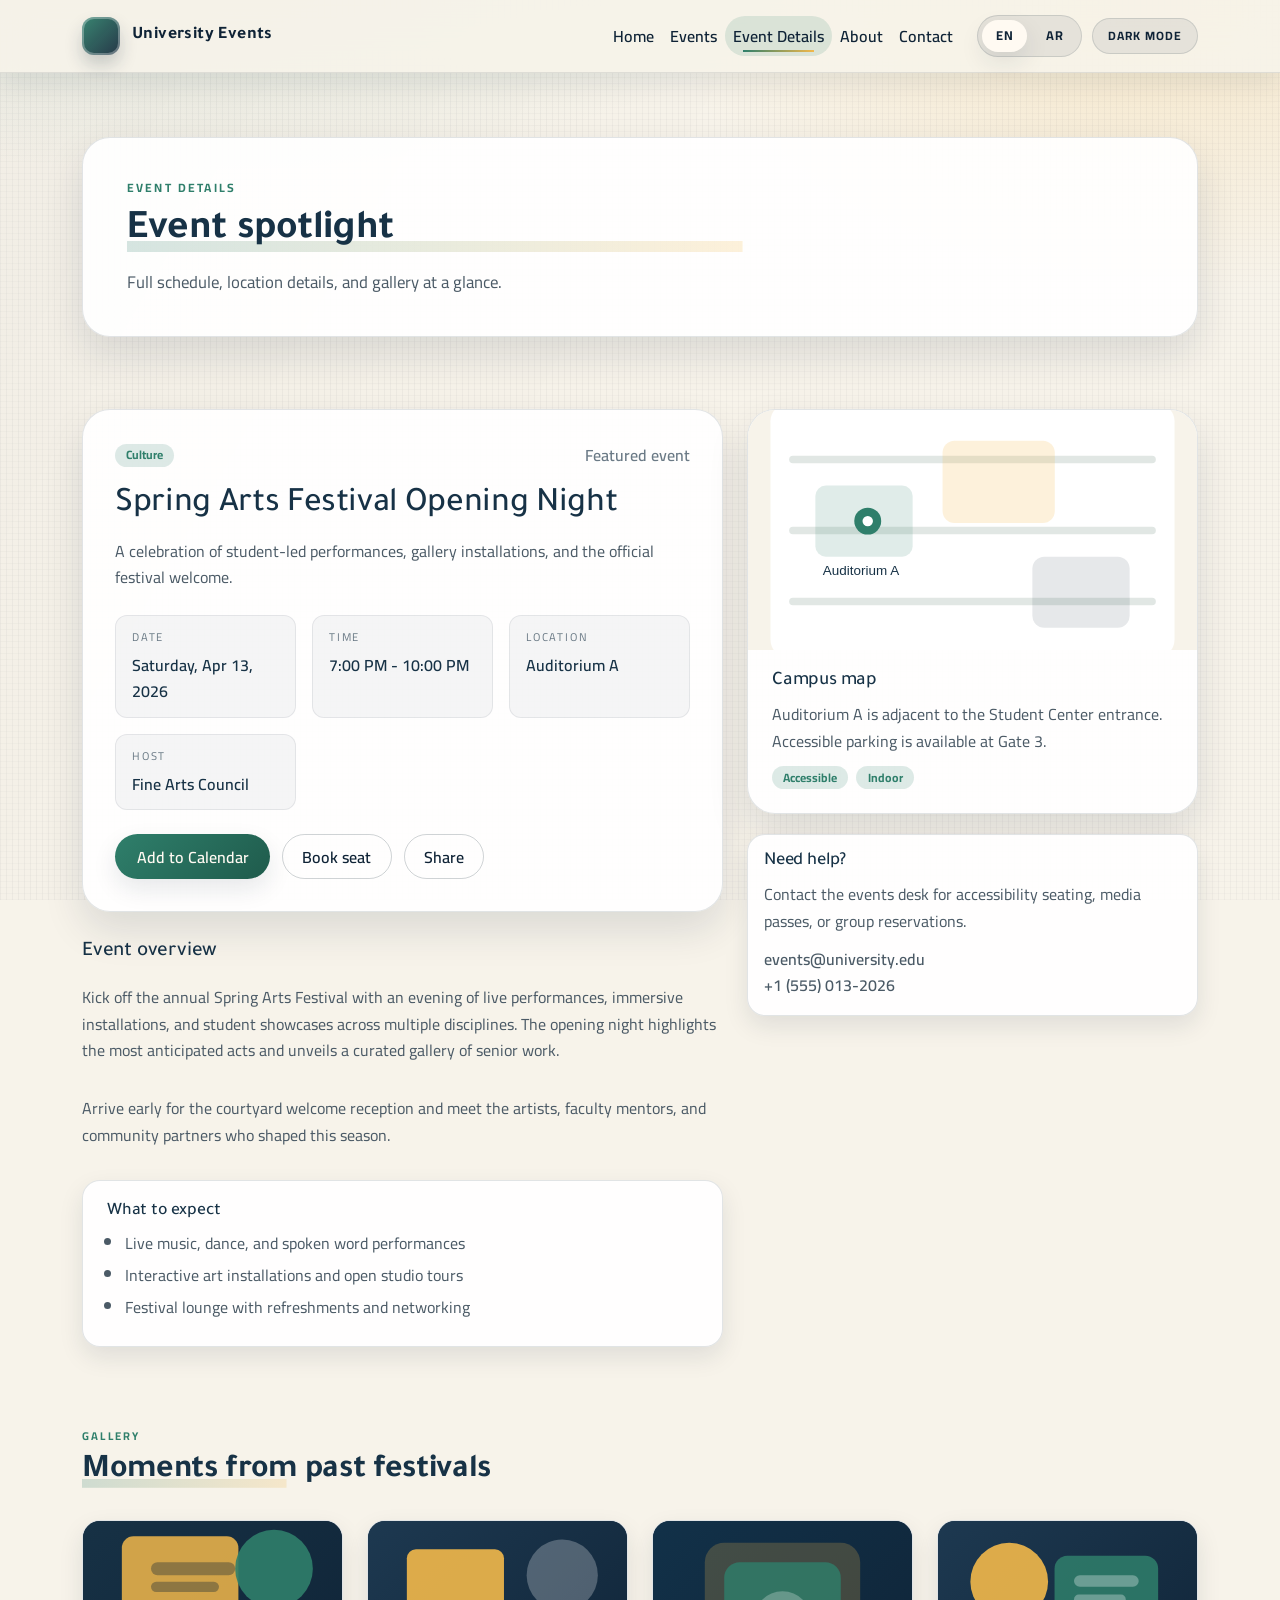
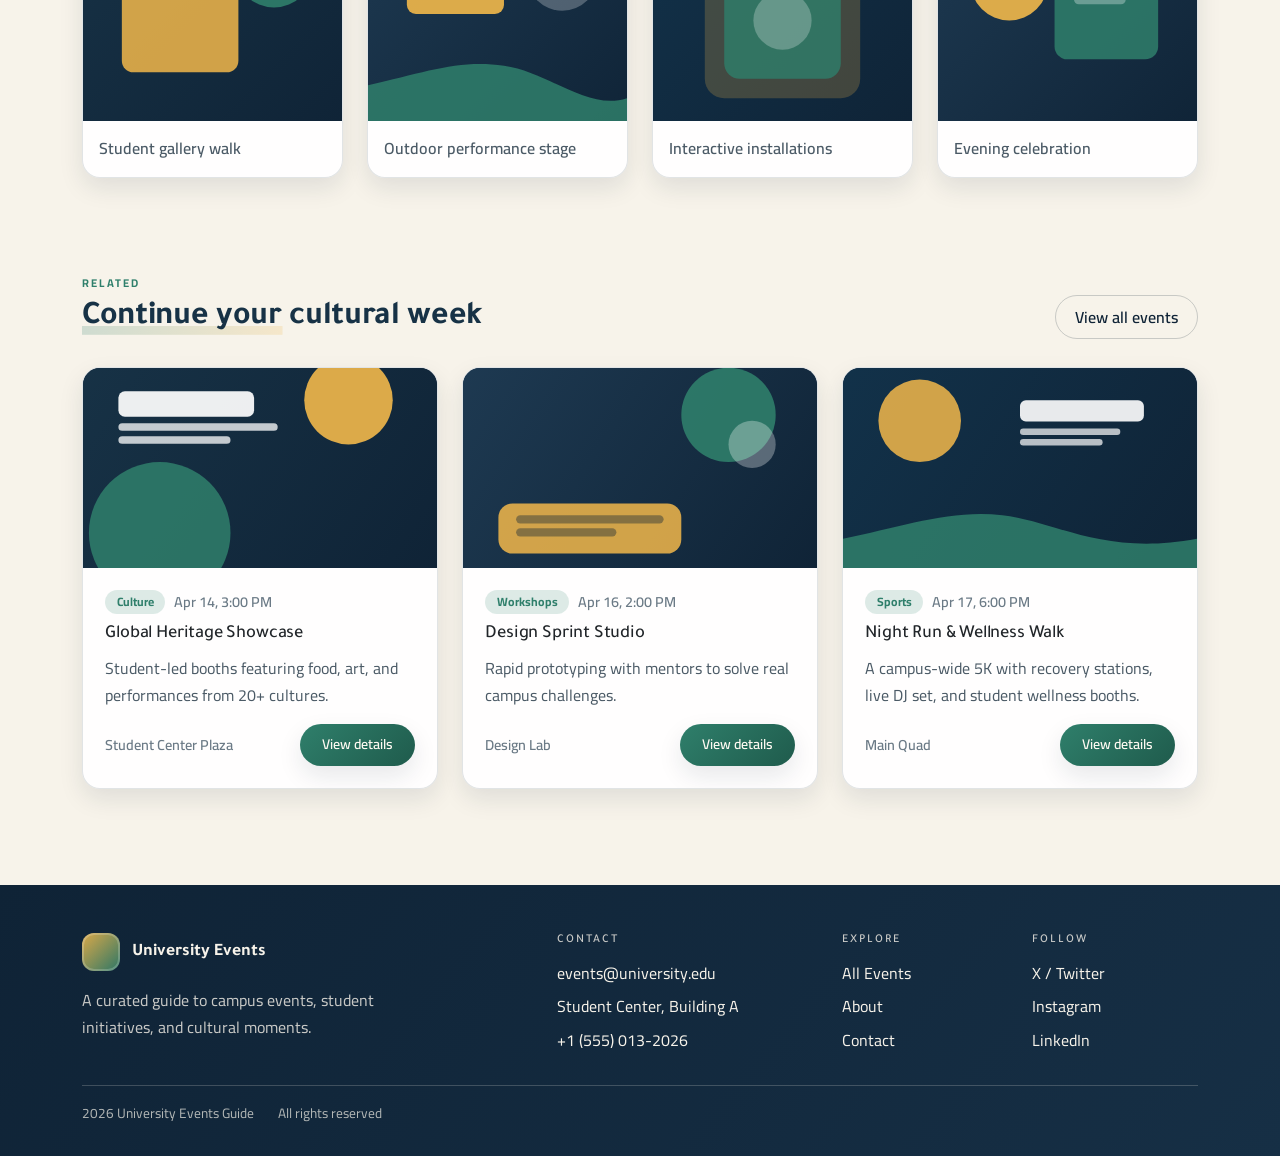
<file: event.html>
<!doctype html>
<html lang="en" dir="ltr">
<head>
	<meta charset="utf-8">
	<meta name="viewport" content="width=device-width, initial-scale=1">
	<title>Event Details | University Events</title>
	<link rel="preconnect" href="https://fonts.googleapis.com">
	<link rel="preconnect" href="https://fonts.gstatic.com" crossorigin>
	<link href="https://fonts.googleapis.com/css2?family=Cairo:wght@300;400;600;700&family=Tajawal:wght@300;400;500;700&display=swap" rel="stylesheet">
	<link href="https://cdn.jsdelivr.net/npm/bootstrap@5.3.3/dist/css/bootstrap.min.css" rel="stylesheet" integrity="sha384-QWTKZyjpPEjISv5WaRU9OFeRpok6YctnYmDr5pNlyT2bRjXh0JMhjY6hW+ALEwIH" crossorigin="anonymous">
	<link rel="stylesheet" href="assets/css/styles.css">
</head>
<body class="page-body">
	<a class="skip-link" href="#main-content" data-i18n="nav.skip">Skip to content</a>
	<header class="site-header">
		<nav class="navbar navbar-expand-lg site-navbar">
			<div class="container">
				<a class="navbar-brand brand" href="index.html">
					<span class="brand-mark" aria-hidden="true"></span>
					<span class="brand-text" data-i18n="nav.brand">University Events</span>
				</a>
				<button class="navbar-toggler" type="button" data-bs-toggle="collapse" data-bs-target="#primaryNav" aria-controls="primaryNav" aria-expanded="false" aria-label="Toggle navigation">
					<span class="navbar-toggler-icon"></span>
				</button>
				<div class="collapse navbar-collapse" id="primaryNav">
					<ul class="navbar-nav ms-auto mb-2 mb-lg-0">
						<li class="nav-item"><a class="nav-link" href="index.html" data-i18n="nav.home">Home</a></li>
						<li class="nav-item"><a class="nav-link" href="events.html" data-i18n="nav.events">Events</a></li>
						<li class="nav-item"><a class="nav-link active" aria-current="page" href="event.html" data-i18n="nav.eventDetails">Event Details</a></li>
						<li class="nav-item"><a class="nav-link" href="about.html" data-i18n="nav.about">About</a></li>
						<li class="nav-item"><a class="nav-link" href="contact.html" data-i18n="nav.contact">Contact</a></li>
					</ul>
					<div class="nav-tools ms-lg-3">
						<div class="lang-switch" aria-label="Language switcher">
							<button class="lang-btn is-active" type="button" data-lang-toggle="en">EN</button>
							<button class="lang-btn" type="button" data-lang-toggle="ar">AR</button>
						</div>
						<button class="theme-btn" type="button" data-theme-toggle aria-pressed="false" aria-label="Dark mode">
							<span class="theme-btn__label" data-theme-label>Dark mode</span>
						</button>
					</div>
				</div>
			</div>
		</nav>
	</header>
	<main id="main-content" class="page-main">
		<section class="page-hero">
			<div class="container">
				<div class="page-hero__inner">
					<p class="eyebrow" data-i18n="event.hero.eyebrow">Event details</p>
					<h1 class="page-title" data-i18n="event.hero.title">Event spotlight</h1>
					<p class="page-subtitle" data-i18n="event.hero.subtitle">Full schedule, location details, and gallery at a glance.</p>
				</div>
			</div>
		</section>
		<section class="section-block event-details-section">
			<div class="container">
				<div class="row g-4 align-items-start">
					<div class="col-lg-7">
						<article class="card details-card">
							<div class="details-header">
								<span class="badge event-badge" data-i18n="event.badge">Culture</span>
								<span class="details-status" data-i18n="common.featuredEvent">Featured event</span>
							</div>
							<h2 class="details-title" data-i18n="event.title">Spring Arts Festival Opening Night</h2>
							<p class="details-subtitle" data-i18n="event.subtitle">A celebration of student-led performances, gallery installations, and the official festival welcome.</p>
							<div class="details-meta">
								<div class="meta-item">
									<span class="meta-label" data-i18n="event.meta.dateLabel">Date</span>
									<span class="meta-value" data-i18n="event.meta.dateValue">Saturday, Apr 13, 2026</span>
								</div>
								<div class="meta-item">
									<span class="meta-label" data-i18n="event.meta.timeLabel">Time</span>
									<span class="meta-value" data-i18n="event.meta.timeValue">7:00 PM - 10:00 PM</span>
								</div>
								<div class="meta-item">
									<span class="meta-label" data-i18n="event.meta.locationLabel">Location</span>
									<span class="meta-value" data-i18n="event.meta.locationValue">Auditorium A</span>
								</div>
								<div class="meta-item">
									<span class="meta-label" data-i18n="event.meta.hostLabel">Host</span>
									<span class="meta-value" data-i18n="event.meta.hostValue">Fine Arts Council</span>
								</div>
							</div>
							<div class="details-actions">
								<button class="btn btn-accent" type="button" data-i18n="common.addToCalendar">Add to Calendar</button>
								<button class="btn btn-outline" type="button" data-bs-toggle="modal" data-bs-target="#bookingModal" data-i18n="booking.open">Book seat</button>
								<button class="btn btn-outline" type="button" data-i18n="common.share">Share</button>
							</div>
						</article>
						<div class="details-body">
							<h3 data-i18n="event.overview.title">Event overview</h3>
							<p data-i18n="event.overview.p1">Kick off the annual Spring Arts Festival with an evening of live performances, immersive installations, and student showcases across multiple disciplines. The opening night highlights the most anticipated acts and unveils a curated gallery of senior work.</p>
							<p data-i18n="event.overview.p2">Arrive early for the courtyard welcome reception and meet the artists, faculty mentors, and community partners who shaped this season.</p>
							<div class="details-highlight">
								<h4 data-i18n="event.expect.title">What to expect</h4>
								<ul class="details-list">
									<li data-i18n="event.expect.item1">Live music, dance, and spoken word performances</li>
									<li data-i18n="event.expect.item2">Interactive art installations and open studio tours</li>
									<li data-i18n="event.expect.item3">Festival lounge with refreshments and networking</li>
								</ul>
							</div>
						</div>
					</div>
					<div class="col-lg-5">
						<div class="card map-card">
							<img src="assets/img/event-map.svg" alt="Map showing Auditorium A on campus" decoding="async">
							<div class="card-body map-body">
								<h3 class="map-title" data-i18n="event.map.title">Campus map</h3>
								<p class="map-text" data-i18n="event.map.text">Auditorium A is adjacent to the Student Center entrance. Accessible parking is available at Gate 3.</p>
								<div class="map-tags">
									<span class="badge event-badge" data-i18n="event.map.tag1">Accessible</span>
									<span class="badge event-badge" data-i18n="event.map.tag2">Indoor</span>
								</div>
							</div>
						</div>
						<div class="card details-side">
							<div class="card-body">
								<h3 class="side-title" data-i18n="event.side.title">Need help?</h3>
								<p class="side-text" data-i18n="event.side.text">Contact the events desk for accessibility seating, media passes, or group reservations.</p>
								<p class="side-contact">events@university.edu</p>
								<p class="side-contact">+1 (555) 013-2026</p>
							</div>
						</div>
					</div>
				</div>
			</div>
		</section>
		<section class="section-block gallery-section">
			<div class="container">
				<div class="section-header">
					<div>
						<p class="section-eyebrow" data-i18n="event.gallery.eyebrow">Gallery</p>
						<h2 class="section-title" data-i18n="event.gallery.title">Moments from past festivals</h2>
					</div>
				</div>
				<div class="row g-4">
					<div class="col-md-6 col-lg-3">
						<figure class="card gallery-card">
							<img src="assets/img/gallery-01.svg" class="gallery-image" alt="Student art exhibit" loading="lazy" decoding="async">
							<figcaption class="gallery-caption" data-i18n="event.gallery.caption1">Student gallery walk</figcaption>
						</figure>
					</div>
					<div class="col-md-6 col-lg-3">
						<figure class="card gallery-card">
							<img src="assets/img/gallery-02.svg" class="gallery-image" alt="Outdoor performance stage" loading="lazy" decoding="async">
							<figcaption class="gallery-caption" data-i18n="event.gallery.caption2">Outdoor performance stage</figcaption>
						</figure>
					</div>
					<div class="col-md-6 col-lg-3">
						<figure class="card gallery-card">
							<img src="assets/img/gallery-03.svg" class="gallery-image" alt="Interactive art installation" loading="lazy" decoding="async">
							<figcaption class="gallery-caption" data-i18n="event.gallery.caption3">Interactive installations</figcaption>
						</figure>
					</div>
					<div class="col-md-6 col-lg-3">
						<figure class="card gallery-card">
							<img src="assets/img/gallery-04.svg" class="gallery-image" alt="Student crowd with lights" loading="lazy" decoding="async">
							<figcaption class="gallery-caption" data-i18n="event.gallery.caption4">Evening celebration</figcaption>
						</figure>
					</div>
				</div>
			</div>
		</section>
		<section class="section-block related-section">
			<div class="container">
				<div class="section-header">
					<div>
						<p class="section-eyebrow" data-i18n="event.related.eyebrow">Related</p>
						<h2 class="section-title" data-i18n="event.related.title">Continue your cultural week</h2>
					</div>
					<a class="btn btn-outline" href="events.html" data-i18n="common.viewAllEvents">All events</a>
				</div>
				<div class="row g-4">
					<div class="col-md-6 col-lg-4">
						<article class="card event-card">
							<img src="assets/img/event-01.svg" class="card-img-top event-media" alt="Cultural festival lighting" loading="lazy" decoding="async">
							<div class="card-body">
								<div class="event-meta">
									<span class="badge event-badge" data-i18n="event.related.card1.badge">Culture</span>
									<span class="event-date" data-i18n="event.related.card1.date">Apr 14, 3:00 PM</span>
								</div>
								<h3 class="card-title event-title" data-i18n="event.related.card1.title">Global Heritage Showcase</h3>
								<p class="card-text" data-i18n="event.related.card1.text">Student-led booths featuring food, art, and performances from 20+ cultures.</p>
								<div class="event-footer">
									<span class="event-location" data-i18n="event.related.card1.location">Student Center Plaza</span>
									<a class="btn btn-sm btn-accent" href="event-global-heritage.html" data-i18n="common.viewDetails">View details</a>
								</div>
							</div>
						</article>
					</div>
					<div class="col-md-6 col-lg-4">
						<article class="card event-card">
							<img src="assets/img/event-02.svg" class="card-img-top event-media" alt="Innovation lab silhouettes" loading="lazy" decoding="async">
							<div class="card-body">
								<div class="event-meta">
									<span class="badge event-badge" data-i18n="event.related.card2.badge">Workshops</span>
									<span class="event-date" data-i18n="event.related.card2.date">Apr 16, 2:00 PM</span>
								</div>
								<h3 class="card-title event-title" data-i18n="event.related.card2.title">Design Sprint Studio</h3>
								<p class="card-text" data-i18n="event.related.card2.text">Rapid prototyping with mentors to solve real campus challenges.</p>
								<div class="event-footer">
									<span class="event-location" data-i18n="event.related.card2.location">Design Lab</span>
									<a class="btn btn-sm btn-accent" href="event-design-sprint.html" data-i18n="common.viewDetails">View details</a>
								</div>
							</div>
						</article>
					</div>
					<div class="col-md-6 col-lg-4">
						<article class="card event-card">
							<img src="assets/img/event-03.svg" class="card-img-top event-media" alt="Campus wellness run" loading="lazy" decoding="async">
							<div class="card-body">
								<div class="event-meta">
									<span class="badge event-badge" data-i18n="event.related.card3.badge">Sports</span>
									<span class="event-date" data-i18n="event.related.card3.date">Apr 17, 6:00 PM</span>
								</div>
								<h3 class="card-title event-title" data-i18n="event.related.card3.title">Night Run & Wellness Walk</h3>
								<p class="card-text" data-i18n="event.related.card3.text">A campus-wide 5K with recovery stations, live DJ set, and student wellness booths.</p>
								<div class="event-footer">
									<span class="event-location" data-i18n="event.related.card3.location">Main Quad</span>
									<a class="btn btn-sm btn-accent" href="event-night-run.html" data-i18n="common.viewDetails">View details</a>
								</div>
							</div>
						</article>
					</div>
				</div>
			</div>
		</section>
	</main>
	<div class="modal fade booking-modal" id="bookingModal" tabindex="-1" aria-labelledby="bookingModalLabel" aria-hidden="true">
		<div class="modal-dialog modal-dialog-centered">
			<div class="modal-content">
				<div class="modal-header">
					<h5 class="modal-title" id="bookingModalLabel" data-i18n="booking.title">Reserve your seat</h5>
					<button type="button" class="btn-close" data-bs-dismiss="modal" data-i18n-aria="booking.closeAria" aria-label="Close"></button>
				</div>
				<div class="modal-body">
					<p class="booking-note" data-i18n="booking.subtitle">Choose a seat count and leave your details.</p>
					<form class="booking-form">
						<div class="row g-3">
							<div class="col-12">
								<label class="form-label" for="booking-name" data-i18n="booking.nameLabel">Full name</label>
								<input id="booking-name" class="form-control" type="text" placeholder="Your name" data-i18n-placeholder="booking.namePlaceholder">
							</div>
							<div class="col-12">
								<label class="form-label" for="booking-email" data-i18n="booking.emailLabel">Email address</label>
								<input id="booking-email" class="form-control" type="email" placeholder="you@university.edu" data-i18n-placeholder="booking.emailPlaceholder">
							</div>
							<div class="col-12">
								<label class="form-label" for="booking-seats" data-i18n="booking.seatsLabel">Seats</label>
								<select id="booking-seats" class="form-select">
									<option value="1" data-i18n="booking.seatsOption1">1 seat</option>
									<option value="2" data-i18n="booking.seatsOption2">2 seats</option>
									<option value="3" data-i18n="booking.seatsOption3">3 seats</option>
								</select>
							</div>
						</div>
					</form>
				</div>
				<div class="modal-footer">
					<button class="btn btn-outline" type="button" data-bs-dismiss="modal" data-i18n="booking.close">Close</button>
					<button class="btn btn-accent" type="button" data-i18n="booking.submit">Confirm booking</button>
				</div>
			</div>
		</div>
	</div>
	<footer class="site-footer">
		<div class="container">
			<div class="row g-4">
				<div class="col-lg-5">
					<div class="footer-brand">
						<span class="brand-mark" aria-hidden="true"></span>
						<span class="brand-text" data-i18n="nav.brand">University Events</span>
					</div>
					<p class="footer-note" data-i18n="footer.note">A curated guide to campus events, student initiatives, and cultural moments.</p>
				</div>
				<div class="col-6 col-lg-3">
					<h6 class="footer-title" data-i18n="footer.contactTitle">Contact</h6>
					<ul class="footer-list">
						<li><a href="mailto:events@university.edu">events@university.edu</a></li>
						<li data-i18n="footer.address">Student Center, Building A</li>
						<li>+1 (555) 013-2026</li>
					</ul>
				</div>
				<div class="col-6 col-lg-2">
					<h6 class="footer-title" data-i18n="footer.exploreTitle">Explore</h6>
					<ul class="footer-list">
						<li><a href="events.html" data-i18n="footer.allEvents">All Events</a></li>
						<li><a href="about.html" data-i18n="footer.about">About</a></li>
						<li><a href="contact.html" data-i18n="footer.contact">Contact</a></li>
					</ul>
				</div>
				<div class="col-12 col-lg-2">
					<h6 class="footer-title" data-i18n="footer.followTitle">Follow</h6>
					<ul class="footer-list">
						<li><a href="https://twitter.com" target="_blank" rel="noreferrer" data-i18n="contact.social.x">X / Twitter</a></li>
						<li><a href="https://instagram.com" target="_blank" rel="noreferrer" data-i18n="contact.social.instagram">Instagram</a></li>
						<li><a href="https://linkedin.com" target="_blank" rel="noreferrer" data-i18n="contact.social.linkedin">LinkedIn</a></li>
					</ul>
				</div>
			</div>
			<div class="footer-bottom">
				<span data-i18n="footer.title">2026 University Events Guide</span>
				<span data-i18n="footer.rights">All rights reserved</span>
			</div>
		</div>
	</footer>
	<button class="scroll-top" type="button" data-scroll-top data-i18n="common.backToTop" data-i18n-aria="common.backToTop" aria-label="Back to top">Back to top</button>
	<script src="https://cdn.jsdelivr.net/npm/bootstrap@5.3.3/dist/js/bootstrap.bundle.min.js" integrity="sha384-YvpcrYf0tY3lHB60NNkmXc5s9fDVZLESaAA55NDzOxhy9GkcIdslK1eN7N6jIeHz" crossorigin="anonymous"></script>
	<script src="assets/js/main.js"></script>
</body>
</html>
</file>
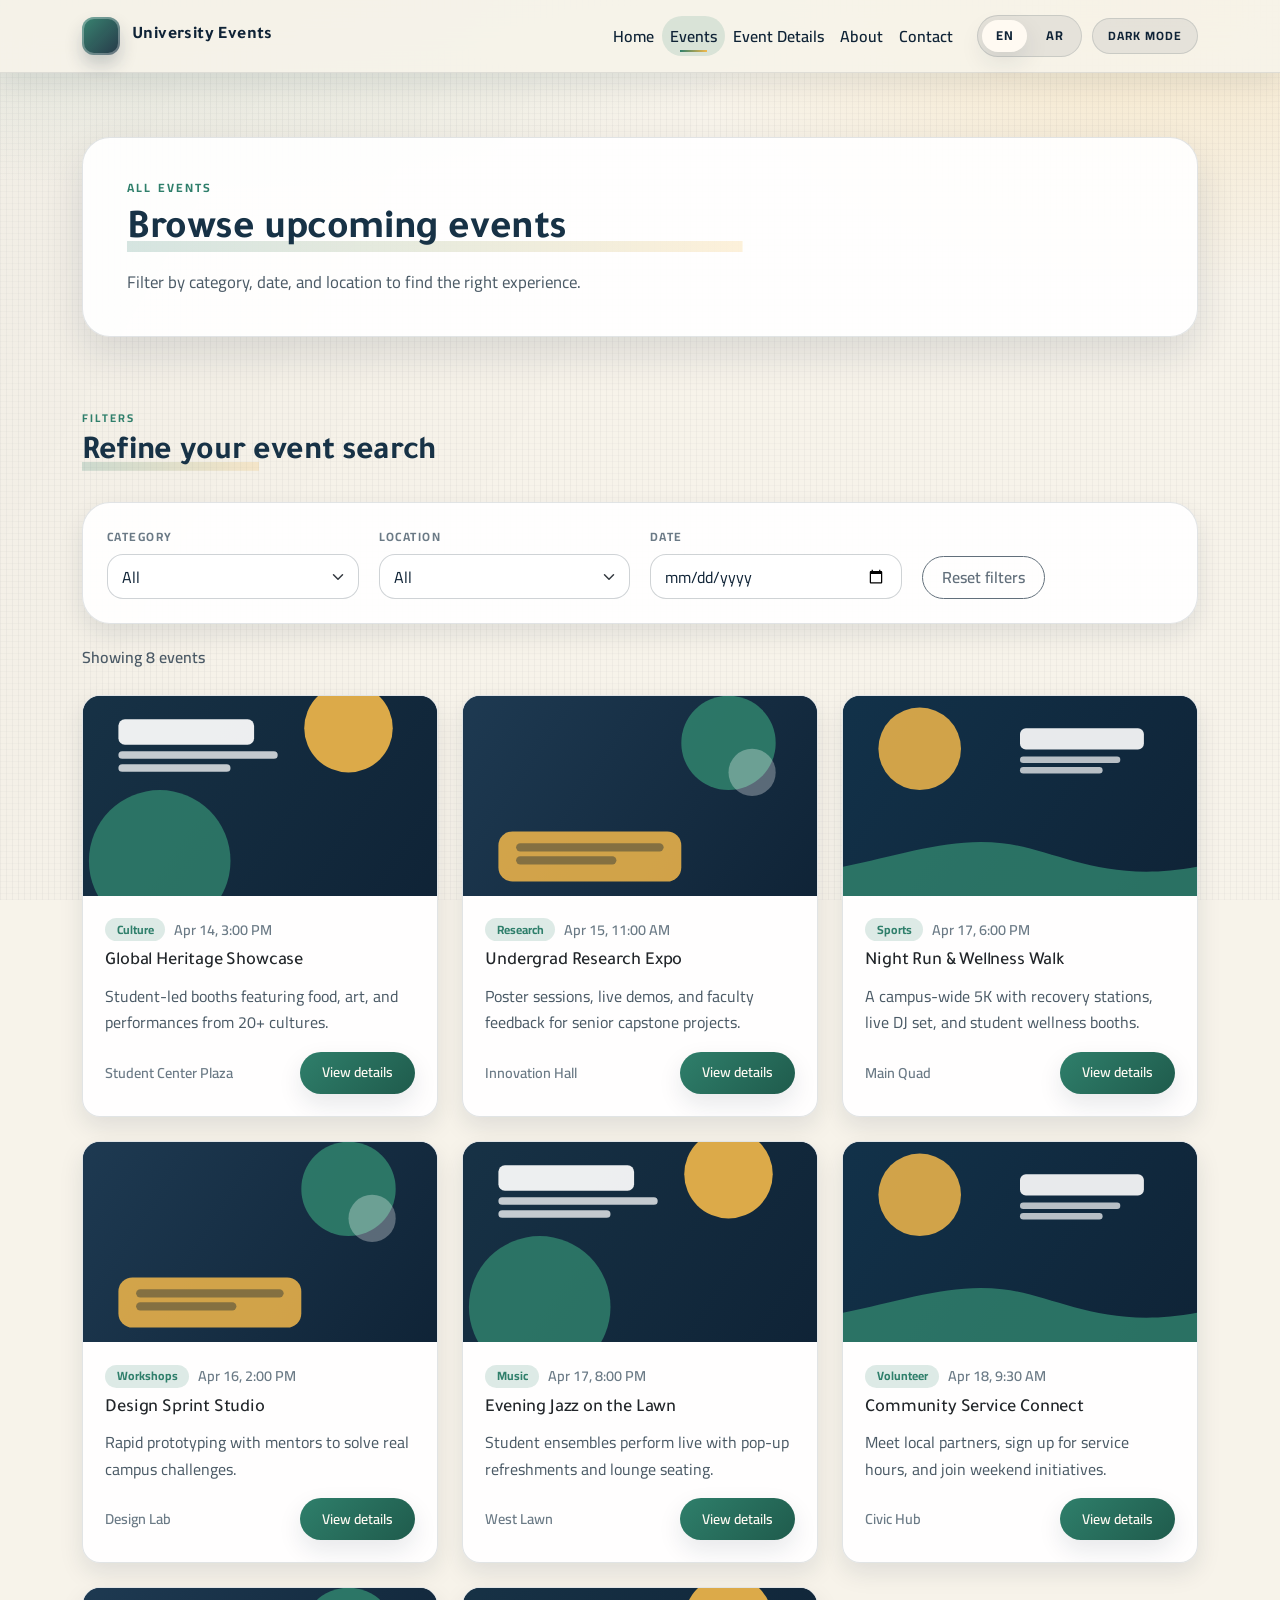
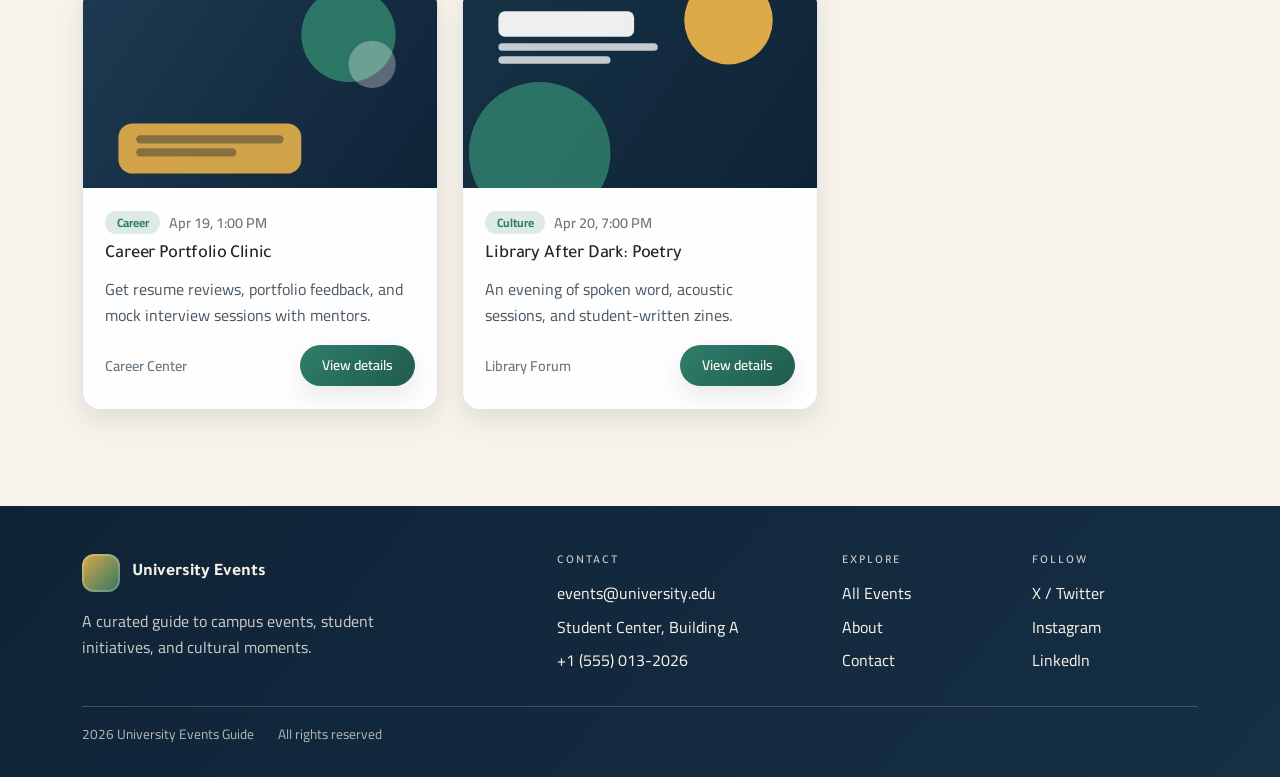
<file: events.html>
<!doctype html>
<html lang="en" dir="ltr">
<head>
	<meta charset="utf-8">
	<meta name="viewport" content="width=device-width, initial-scale=1">
	<title>Events | University Events</title>
	<link rel="preconnect" href="https://fonts.googleapis.com">
	<link rel="preconnect" href="https://fonts.gstatic.com" crossorigin>
	<link href="https://fonts.googleapis.com/css2?family=Cairo:wght@300;400;600;700&family=Tajawal:wght@300;400;500;700&display=swap" rel="stylesheet">
	<link href="https://cdn.jsdelivr.net/npm/bootstrap@5.3.3/dist/css/bootstrap.min.css" rel="stylesheet" integrity="sha384-QWTKZyjpPEjISv5WaRU9OFeRpok6YctnYmDr5pNlyT2bRjXh0JMhjY6hW+ALEwIH" crossorigin="anonymous">
	<link rel="stylesheet" href="assets/css/styles.css">
</head>
<body class="page-body">
	<a class="skip-link" href="#main-content" data-i18n="nav.skip">Skip to content</a>
	<header class="site-header">
		<nav class="navbar navbar-expand-lg site-navbar">
			<div class="container">
				<a class="navbar-brand brand" href="index.html">
					<span class="brand-mark" aria-hidden="true"></span>
					<span class="brand-text" data-i18n="nav.brand">University Events</span>
				</a>
				<button class="navbar-toggler" type="button" data-bs-toggle="collapse" data-bs-target="#primaryNav" aria-controls="primaryNav" aria-expanded="false" aria-label="Toggle navigation">
					<span class="navbar-toggler-icon"></span>
				</button>
				<div class="collapse navbar-collapse" id="primaryNav">
					<ul class="navbar-nav ms-auto mb-2 mb-lg-0">
						<li class="nav-item"><a class="nav-link" href="index.html" data-i18n="nav.home">Home</a></li>
						<li class="nav-item"><a class="nav-link active" aria-current="page" href="events.html" data-i18n="nav.events">Events</a></li>
						<li class="nav-item"><a class="nav-link" href="event.html" data-i18n="nav.eventDetails">Event Details</a></li>
						<li class="nav-item"><a class="nav-link" href="about.html" data-i18n="nav.about">About</a></li>
						<li class="nav-item"><a class="nav-link" href="contact.html" data-i18n="nav.contact">Contact</a></li>
					</ul>
					<div class="nav-tools ms-lg-3">
						<div class="lang-switch" aria-label="Language switcher">
							<button class="lang-btn is-active" type="button" data-lang-toggle="en">EN</button>
							<button class="lang-btn" type="button" data-lang-toggle="ar">AR</button>
						</div>
						<button class="theme-btn" type="button" data-theme-toggle aria-pressed="false" aria-label="Dark mode">
							<span class="theme-btn__label" data-theme-label>Dark mode</span>
						</button>
					</div>
				</div>
			</div>
		</nav>
	</header>
	<main id="main-content" class="page-main">
		<section class="page-hero">
			<div class="container">
				<div class="page-hero__inner">
					<p class="eyebrow" data-i18n="events.hero.eyebrow">All events</p>
					<h1 class="page-title" data-i18n="events.hero.title">Browse upcoming events</h1>
					<p class="page-subtitle" data-i18n="events.hero.subtitle">Filter by category, date, and location to find the right experience.</p>
				</div>
			</div>
		</section>
		<section class="section-block events-section" data-events-page>
			<div class="container">
				<div class="section-header">
					<div>
						<p class="section-eyebrow" data-i18n="events.filters.eyebrow">Filters</p>
						<h2 class="section-title" data-i18n="events.filters.title">Refine your event search</h2>
					</div>
				</div>
				<div class="filter-panel">
					<div class="filter-field">
						<label class="filter-label" for="filter-category" data-i18n="events.filters.category">Category</label>
						<select id="filter-category" class="form-select" data-filter-category>
							<option value="all" data-i18n="category.all">All</option>
							<option value="culture" data-i18n="category.culture">Culture</option>
							<option value="research" data-i18n="category.research">Research</option>
							<option value="sports" data-i18n="category.sports">Sports</option>
							<option value="workshops" data-i18n="category.workshops">Workshops</option>
							<option value="career" data-i18n="category.career">Career</option>
							<option value="music" data-i18n="category.music">Music</option>
							<option value="volunteer" data-i18n="category.volunteer">Volunteer</option>
						</select>
					</div>
					<div class="filter-field">
						<label class="filter-label" for="filter-location" data-i18n="events.filters.location">Location</label>
						<select id="filter-location" class="form-select" data-filter-location>
							<option value="all" data-i18n="category.all">All</option>
							<option value="student-center" data-i18n="location.studentCenter">Student Center Plaza</option>
							<option value="innovation-hall" data-i18n="location.innovationHall">Innovation Hall</option>
							<option value="main-quad" data-i18n="location.mainQuad">Main Quad</option>
							<option value="design-lab" data-i18n="location.designLab">Design Lab</option>
							<option value="west-lawn" data-i18n="location.westLawn">West Lawn</option>
							<option value="civic-hub" data-i18n="location.civicHub">Civic Hub</option>
							<option value="career-center" data-i18n="location.careerCenter">Career Center</option>
							<option value="library-forum" data-i18n="location.libraryForum">Library Forum</option>
						</select>
					</div>
					<div class="filter-field">
						<label class="filter-label" for="filter-date" data-i18n="events.filters.date">Date</label>
						<input id="filter-date" class="form-control" type="date" data-filter-date>
					</div>
					<div class="filter-actions">
						<button class="btn btn-outline" type="button" data-filter-reset data-i18n="common.resetFilters">Reset filters</button>
					</div>
				</div>
				<div class="events-toolbar">
					<p class="results-count" data-results-count aria-live="polite">Showing 8 events</p>
				</div>
				<div class="row g-4 events-grid" data-events-grid>
					<div class="col-md-6 col-lg-4" data-event data-category="culture" data-location="student-center" data-date="2026-04-14">
						<article class="card event-card">
							<img src="assets/img/event-01.svg" class="card-img-top event-media" alt="Cultural festival lighting" loading="lazy" decoding="async">
							<div class="card-body">
								<div class="event-meta">
									<span class="badge event-badge" data-i18n="events.card1.badge">Culture</span>
									<span class="event-date" data-i18n="events.card1.date">Apr 14, 3:00 PM</span>
								</div>
								<h3 class="card-title event-title" data-i18n="events.card1.title">Global Heritage Showcase</h3>
								<p class="card-text" data-i18n="events.card1.text">Student-led booths featuring food, art, and performances from 20+ cultures.</p>
								<div class="event-footer">
									<span class="event-location" data-i18n="events.card1.location">Student Center Plaza</span>
									<a class="btn btn-sm btn-accent" href="event-global-heritage.html" data-i18n="common.viewDetails">View details</a>
								</div>
							</div>
						</article>
					</div>
					<div class="col-md-6 col-lg-4" data-event data-category="research" data-location="innovation-hall" data-date="2026-04-15">
						<article class="card event-card">
							<img src="assets/img/event-02.svg" class="card-img-top event-media" alt="Innovation lab silhouettes" loading="lazy" decoding="async">
							<div class="card-body">
								<div class="event-meta">
									<span class="badge event-badge" data-i18n="events.card2.badge">Research</span>
									<span class="event-date" data-i18n="events.card2.date">Apr 15, 11:00 AM</span>
								</div>
								<h3 class="card-title event-title" data-i18n="events.card2.title">Undergrad Research Expo</h3>
								<p class="card-text" data-i18n="events.card2.text">Poster sessions, live demos, and faculty feedback for senior capstone projects.</p>
								<div class="event-footer">
									<span class="event-location" data-i18n="events.card2.location">Innovation Hall</span>
									<a class="btn btn-sm btn-accent" href="event-research-expo.html" data-i18n="common.viewDetails">View details</a>
								</div>
							</div>
						</article>
					</div>
					<div class="col-md-6 col-lg-4" data-event data-category="sports" data-location="main-quad" data-date="2026-04-17">
						<article class="card event-card">
							<img src="assets/img/event-03.svg" class="card-img-top event-media" alt="Campus wellness run" loading="lazy" decoding="async">
							<div class="card-body">
								<div class="event-meta">
									<span class="badge event-badge" data-i18n="events.card3.badge">Sports</span>
									<span class="event-date" data-i18n="events.card3.date">Apr 17, 6:00 PM</span>
								</div>
								<h3 class="card-title event-title" data-i18n="events.card3.title">Night Run & Wellness Walk</h3>
								<p class="card-text" data-i18n="events.card3.text">A campus-wide 5K with recovery stations, live DJ set, and student wellness booths.</p>
								<div class="event-footer">
									<span class="event-location" data-i18n="events.card3.location">Main Quad</span>
									<a class="btn btn-sm btn-accent" href="event-night-run.html" data-i18n="common.viewDetails">View details</a>
								</div>
							</div>
						</article>
					</div>
					<div class="col-md-6 col-lg-4" data-event data-category="workshops" data-location="design-lab" data-date="2026-04-16">
						<article class="card event-card">
							<img src="assets/img/event-02.svg" class="card-img-top event-media" alt="Workshop collaboration tables" loading="lazy" decoding="async">
							<div class="card-body">
								<div class="event-meta">
									<span class="badge event-badge" data-i18n="events.card4.badge">Workshops</span>
									<span class="event-date" data-i18n="events.card4.date">Apr 16, 2:00 PM</span>
								</div>
								<h3 class="card-title event-title" data-i18n="events.card4.title">Design Sprint Studio</h3>
								<p class="card-text" data-i18n="events.card4.text">Rapid prototyping with mentors to solve real campus challenges.</p>
								<div class="event-footer">
									<span class="event-location" data-i18n="events.card4.location">Design Lab</span>
									<a class="btn btn-sm btn-accent" href="event-design-sprint.html" data-i18n="common.viewDetails">View details</a>
								</div>
							</div>
						</article>
					</div>
					<div class="col-md-6 col-lg-4" data-event data-category="music" data-location="west-lawn" data-date="2026-04-17">
						<article class="card event-card">
							<img src="assets/img/event-01.svg" class="card-img-top event-media" alt="Live music performance" loading="lazy" decoding="async">
							<div class="card-body">
								<div class="event-meta">
									<span class="badge event-badge" data-i18n="events.card5.badge">Music</span>
									<span class="event-date" data-i18n="events.card5.date">Apr 17, 8:00 PM</span>
								</div>
								<h3 class="card-title event-title" data-i18n="events.card5.title">Evening Jazz on the Lawn</h3>
								<p class="card-text" data-i18n="events.card5.text">Student ensembles perform live with pop-up refreshments and lounge seating.</p>
								<div class="event-footer">
									<span class="event-location" data-i18n="events.card5.location">West Lawn</span>
									<a class="btn btn-sm btn-accent" href="event-evening-jazz.html" data-i18n="common.viewDetails">View details</a>
								</div>
							</div>
						</article>
					</div>
					<div class="col-md-6 col-lg-4" data-event data-category="volunteer" data-location="civic-hub" data-date="2026-04-18">
						<article class="card event-card">
							<img src="assets/img/event-03.svg" class="card-img-top event-media" alt="Volunteer outreach workshop" loading="lazy" decoding="async">
							<div class="card-body">
								<div class="event-meta">
									<span class="badge event-badge" data-i18n="events.card6.badge">Volunteer</span>
									<span class="event-date" data-i18n="events.card6.date">Apr 18, 9:30 AM</span>
								</div>
								<h3 class="card-title event-title" data-i18n="events.card6.title">Community Service Connect</h3>
								<p class="card-text" data-i18n="events.card6.text">Meet local partners, sign up for service hours, and join weekend initiatives.</p>
								<div class="event-footer">
									<span class="event-location" data-i18n="events.card6.location">Civic Hub</span>
									<a class="btn btn-sm btn-accent" href="event-community-service.html" data-i18n="common.viewDetails">View details</a>
								</div>
							</div>
						</article>
					</div>
					<div class="col-md-6 col-lg-4" data-event data-category="career" data-location="career-center" data-date="2026-04-19">
						<article class="card event-card">
							<img src="assets/img/event-02.svg" class="card-img-top event-media" alt="Career workshop session" loading="lazy" decoding="async">
							<div class="card-body">
								<div class="event-meta">
									<span class="badge event-badge" data-i18n="events.card7.badge">Career</span>
									<span class="event-date" data-i18n="events.card7.date">Apr 19, 1:00 PM</span>
								</div>
								<h3 class="card-title event-title" data-i18n="events.card7.title">Career Portfolio Clinic</h3>
								<p class="card-text" data-i18n="events.card7.text">Get resume reviews, portfolio feedback, and mock interview sessions with mentors.</p>
								<div class="event-footer">
									<span class="event-location" data-i18n="events.card7.location">Career Center</span>
									<a class="btn btn-sm btn-accent" href="event-career-clinic.html" data-i18n="common.viewDetails">View details</a>
								</div>
							</div>
						</article>
					</div>
					<div class="col-md-6 col-lg-4" data-event data-category="culture" data-location="library-forum" data-date="2026-04-20">
						<article class="card event-card">
							<img src="assets/img/event-01.svg" class="card-img-top event-media" alt="Library poetry night" loading="lazy" decoding="async">
							<div class="card-body">
								<div class="event-meta">
									<span class="badge event-badge" data-i18n="events.card8.badge">Culture</span>
									<span class="event-date" data-i18n="events.card8.date">Apr 20, 7:00 PM</span>
								</div>
								<h3 class="card-title event-title" data-i18n="events.card8.title">Library After Dark: Poetry</h3>
								<p class="card-text" data-i18n="events.card8.text">An evening of spoken word, acoustic sessions, and student-written zines.</p>
								<div class="event-footer">
									<span class="event-location" data-i18n="events.card8.location">Library Forum</span>
									<a class="btn btn-sm btn-accent" href="event-library-poetry.html" data-i18n="common.viewDetails">View details</a>
								</div>
							</div>
						</article>
					</div>
				</div>
				<div class="empty-state" data-empty-state hidden>
					<h3 data-i18n="common.noEventsTitle">No events match these filters</h3>
					<p data-i18n="common.noEventsText">Try clearing the date or selecting a different category.</p>
				</div>
			</div>
		</section>
	</main>
	<footer class="site-footer">
		<div class="container">
			<div class="row g-4">
				<div class="col-lg-5">
					<div class="footer-brand">
						<span class="brand-mark" aria-hidden="true"></span>
						<span class="brand-text" data-i18n="nav.brand">University Events</span>
					</div>
					<p class="footer-note" data-i18n="footer.note">A curated guide to campus events, student initiatives, and cultural moments.</p>
				</div>
				<div class="col-6 col-lg-3">
					<h6 class="footer-title" data-i18n="footer.contactTitle">Contact</h6>
					<ul class="footer-list">
						<li><a href="mailto:events@university.edu">events@university.edu</a></li>
						<li data-i18n="footer.address">Student Center, Building A</li>
						<li>+1 (555) 013-2026</li>
					</ul>
				</div>
				<div class="col-6 col-lg-2">
					<h6 class="footer-title" data-i18n="footer.exploreTitle">Explore</h6>
					<ul class="footer-list">
						<li><a href="events.html" data-i18n="footer.allEvents">All Events</a></li>
						<li><a href="about.html" data-i18n="footer.about">About</a></li>
						<li><a href="contact.html" data-i18n="footer.contact">Contact</a></li>
					</ul>
				</div>
				<div class="col-12 col-lg-2">
					<h6 class="footer-title" data-i18n="footer.followTitle">Follow</h6>
					<ul class="footer-list">
						<li><a href="https://twitter.com" target="_blank" rel="noreferrer" data-i18n="contact.social.x">X / Twitter</a></li>
						<li><a href="https://instagram.com" target="_blank" rel="noreferrer" data-i18n="contact.social.instagram">Instagram</a></li>
						<li><a href="https://linkedin.com" target="_blank" rel="noreferrer" data-i18n="contact.social.linkedin">LinkedIn</a></li>
					</ul>
				</div>
			</div>
			<div class="footer-bottom">
				<span data-i18n="footer.title">2026 University Events Guide</span>
				<span data-i18n="footer.rights">All rights reserved</span>
			</div>
		</div>
	</footer>
	<button class="scroll-top" type="button" data-scroll-top data-i18n="common.backToTop" data-i18n-aria="common.backToTop" aria-label="Back to top">Back to top</button>
	<script src="https://cdn.jsdelivr.net/npm/bootstrap@5.3.3/dist/js/bootstrap.bundle.min.js" integrity="sha384-YvpcrYf0tY3lHB60NNkmXc5s9fDVZLESaAA55NDzOxhy9GkcIdslK1eN7N6jIeHz" crossorigin="anonymous"></script>
	<script src="assets/js/main.js"></script>
</body>
</html>
</file>
<file: assets/css/styles.css>
*:before,
*:after {
	box-sizing: border-box;
}

* {
	box-sizing: border-box;
}

html {
	scroll-behavior: smooth;
}

/* Theme tokens for light and dark modes. */
:root {
	--color-ink: #0f2336;
	--color-ink-2: #173246;
	--color-sand: #f7f3ea;
	--color-cream: #fffaf2;
	--color-mist: #eef2f3;
	--color-accent: #2f7f6b;
	--color-accent-2: #f2b84b;
	--color-ink-muted: #4b5a66;
	--color-ink-soft: #6b7a86;
	--color-surface: rgba(255, 255, 255, 0.92);
	--color-surface-strong: #ffffff;
	--color-border: rgba(15, 35, 54, 0.12);
	--color-border-strong: rgba(15, 35, 54, 0.2);
	--color-highlight: rgba(47, 127, 107, 0.16);
	--font-body: "Cairo", "Tajawal", sans-serif;
	--font-display: "Tajawal", "Cairo", sans-serif;
	--shadow-soft: 0 18px 40px rgba(15, 35, 54, 0.12);
	--shadow-tight: 0 10px 24px rgba(15, 35, 54, 0.1);
	--radius-lg: 28px;
	--radius-md: 18px;
	--radius-sm: 12px;
}

:root[data-theme="dark"] {
	--color-ink: #e6edf2;
	--color-ink-2: #f5f7f9;
	--color-sand: #0b1a24;
	--color-cream: #102231;
	--color-mist: #0e1d29;
	--color-accent: #62c1a8;
	--color-accent-2: #f4c464;
	--color-ink-muted: #b9c6d0;
	--color-ink-soft: #9fb1bd;
	--color-surface: rgba(16, 32, 45, 0.92);
	--color-surface-strong: #13293a;
	--color-border: rgba(230, 237, 242, 0.12);
	--color-border-strong: rgba(230, 237, 242, 0.24);
	--color-highlight: rgba(98, 193, 168, 0.2);
	--shadow-soft: 0 18px 40px rgba(0, 0, 0, 0.35);
	--shadow-tight: 0 10px 24px rgba(0, 0, 0, 0.28);
}

body {
	margin: 0;
}

.page-body {
	font-family: var(--font-body);
	color: var(--color-ink);
	background: radial-gradient(1200px 520px at 15% -5%, rgba(47, 127, 107, 0.16), transparent 60%),
		radial-gradient(880px 540px at 90% 0%, rgba(242, 184, 75, 0.2), transparent 55%),
		var(--color-sand);
	line-height: 1.65;
	min-height: 100vh;
	display: flex;
	flex-direction: column;
	position: relative;
	overflow-x: hidden;
}

h1,
h2,
h3,
h4,
h5,
h6 {
	font-family: var(--font-display);
	letter-spacing: -0.01em;
	color: var(--color-ink-2);
}

p {
	color: var(--color-ink-muted);
}

/* Subtle grid to give the background an editorial texture. */
.page-body::before {
	content: "";
	position: fixed;
	inset: 0;
	background-image: linear-gradient(120deg, rgba(15, 35, 54, 0.04), transparent 50%),
		repeating-linear-gradient(90deg, rgba(15, 35, 54, 0.05) 0 1px, transparent 1px 6px),
		repeating-linear-gradient(0deg, rgba(15, 35, 54, 0.03) 0 1px, transparent 1px 6px);
	opacity: 0.65;
	pointer-events: none;
	z-index: 0;
}

.page-body > * {
	position: relative;
	z-index: 1;
}

img {
	max-width: 100%;
	display: block;
}

a {
	color: inherit;
	text-decoration: none;
}

a:hover {
	color: var(--color-accent);
}

.skip-link {
	position: absolute;
	left: -999px;
	top: 1rem;
	background: var(--color-ink);
	color: var(--color-cream);
	padding: 0.5rem 1rem;
	border-radius: 999px;
	font-weight: 600;
	z-index: 10;
}

.skip-link:focus {
	left: 1rem;
}

.site-header {
	position: sticky;
	top: 0;
	z-index: 1020;
	background: rgba(247, 243, 234, 0.92);
	backdrop-filter: blur(16px);
	border-bottom: 1px solid rgba(15, 35, 54, 0.1);
	box-shadow: 0 12px 24px rgba(15, 35, 54, 0.08);
}

.site-navbar {
	padding: 0.75rem 0;
	--bs-navbar-color: var(--color-ink);
	--bs-navbar-brand-color: var(--color-ink);
	--bs-navbar-brand-hover-color: var(--color-ink);
	--bs-navbar-hover-color: var(--color-ink);
	--bs-navbar-active-color: var(--color-ink);
	--bs-navbar-toggler-border-color: rgba(15, 35, 54, 0.25);
	--bs-navbar-toggler-icon-bg: url("data:image/svg+xml,%3csvg xmlns='http://www.w3.org/2000/svg' viewBox='0 0 30 30'%3e%3cpath stroke='rgba(15,35,54,0.85)' stroke-linecap='round' stroke-miterlimit='10' stroke-width='2' d='M4 7h22M4 15h22M4 23h22'/%3e%3c/svg%3e");
}

.brand {
	display: inline-flex;
	align-items: center;
	gap: 0.75rem;
	font-weight: 700;
	letter-spacing: 0.02em;
}

.brand-text {
	font-family: var(--font-display);
	font-size: 1.1rem;
}

.brand-mark {
	width: 38px;
	height: 38px;
	border-radius: 12px;
	background: linear-gradient(135deg, rgba(47, 127, 107, 0.95), rgba(15, 35, 54, 0.9));
	box-shadow: inset 0 0 0 2px rgba(255, 255, 255, 0.3), 0 10px 18px rgba(15, 35, 54, 0.2);
}

.navbar-nav .nav-link {
	font-weight: 600;
	padding: 0.45rem 1rem;
	border-radius: 999px;
	position: relative;
	transition: transform 0.2s ease, background 0.2s ease;
}

.navbar-nav .nav-link::after {
	content: "";
	position: absolute;
	left: 18px;
	right: 18px;
	bottom: 4px;
	height: 2px;
	background: linear-gradient(90deg, var(--color-accent), var(--color-accent-2));
	transform: scaleX(0);
	transform-origin: center;
	transition: transform 0.2s ease;
}

.navbar-nav .nav-link:hover {
	background: rgba(15, 35, 54, 0.08);
	transform: translateY(-1px);
}

.navbar-nav .nav-link.active {
	background: rgba(47, 127, 107, 0.14);
}

.navbar-nav .nav-link.active::after {
	transform: scaleX(1);
}

.lang-switch {
	display: inline-flex;
	gap: 0.3rem;
	padding: 0.25rem;
	border-radius: 999px;
	border: 1px solid rgba(15, 35, 54, 0.12);
	background: rgba(15, 35, 54, 0.08);
}

.lang-btn {
	border: none;
	background: transparent;
	color: var(--color-ink);
	font-weight: 700;
	font-size: 0.8rem;
	letter-spacing: 0.08em;
	padding: 0.35rem 0.85rem;
	border-radius: 999px;
	transition: background 0.2s ease, transform 0.2s ease;
}

.lang-btn.is-active {
	background: var(--color-cream);
	box-shadow: var(--shadow-tight);
}

.lang-btn:hover {
	transform: translateY(-1px);
}

.nav-tools {
	display: inline-flex;
	align-items: center;
	gap: 0.6rem;
}

.theme-btn {
	border: 1px solid rgba(15, 35, 54, 0.12);
	background: rgba(15, 35, 54, 0.08);
	color: var(--color-ink);
	font-weight: 700;
	font-size: 0.75rem;
	letter-spacing: 0.08em;
	text-transform: uppercase;
	padding: 0.45rem 0.95rem;
	border-radius: 999px;
	transition: transform 0.2s ease, box-shadow 0.2s ease, background 0.2s ease;
}

.theme-btn:hover {
	transform: translateY(-1px);
	box-shadow: var(--shadow-tight);
}

.page-main {
	flex: 1;
	padding: 1.5rem 0 3.5rem;
}

.page-hero {
	padding: 2.5rem 0 2rem;
}

.page-hero__inner {
	background: var(--color-surface);
	border: 1px solid var(--color-border);
	border-radius: var(--radius-lg);
	box-shadow: var(--shadow-soft);
	padding: 2.5rem 2.75rem;
	animation: fadeUp 0.7s ease both;
}

.eyebrow {
	text-transform: uppercase;
	letter-spacing: 0.18em;
	font-size: 0.75rem;
	font-weight: 700;
	color: var(--color-accent);
	margin-bottom: 0.6rem;
}

.page-title {
	font-family: var(--font-display);
	font-size: clamp(2.1rem, 3.2vw, 3.6rem);
	font-weight: 700;
	margin-bottom: 0.75rem;
	color: var(--color-ink-2);
}

.page-subtitle {
	font-size: 1.05rem;
	max-width: 640px;
	margin: 0;
	color: var(--color-ink-muted);
}

.section-block {
	padding: 2.5rem 0;
}

.section-header {
	display: flex;
	flex-wrap: wrap;
	align-items: flex-end;
	justify-content: space-between;
	gap: 1.5rem;
	margin-bottom: 1.75rem;
}

.section-eyebrow {
	text-transform: uppercase;
	letter-spacing: 0.2em;
	font-size: 0.7rem;
	font-weight: 700;
	color: var(--color-accent);
	margin-bottom: 0.4rem;
}

.section-title {
	font-size: clamp(1.7rem, 2.6vw, 2.6rem);
	font-weight: 700;
	margin: 0;
	color: var(--color-ink-2);
}

.page-title,
.section-title {
	background-image: linear-gradient(90deg, rgba(47, 127, 107, 0.2), rgba(242, 184, 75, 0.2));
	background-repeat: no-repeat;
	background-position: 0 88%;
}

.page-title {
	background-size: 60% 0.7rem;
}

.section-title {
	background-size: 50% 0.55rem;
}

.slider-controls {
	display: inline-flex;
	align-items: center;
	gap: 0.6rem;
}

.btn-accent {
	background: linear-gradient(135deg, var(--color-accent), #1f5b4c);
	border: none;
	color: var(--color-cream);
	font-weight: 600;
	padding: 0.65rem 1.35rem;
	border-radius: 999px;
	box-shadow: var(--shadow-tight);
	transition: transform 0.2s ease, box-shadow 0.2s ease;
}

.btn-accent:hover {
	color: var(--color-cream);
	transform: translateY(-1px);
}

.btn-outline {
	border: 1px solid var(--color-border-strong);
	color: var(--color-ink);
	background: transparent;
	font-weight: 600;
	padding: 0.55rem 1.2rem;
	border-radius: 999px;
	transition: transform 0.2s ease, background 0.2s ease, color 0.2s ease;
}

.btn-outline:hover {
	background: var(--color-ink);
	color: var(--color-cream);
}

.btn-icon {
	border: 1px solid var(--color-border-strong);
	background: var(--color-surface);
	border-radius: 50%;
	width: 40px;
	height: 40px;
	display: inline-flex;
	align-items: center;
	justify-content: center;
	font-size: 1.05rem;
	box-shadow: var(--shadow-tight);
	transition: transform 0.2s ease, background 0.2s ease;
}

.btn-icon:hover {
	background: var(--color-cream);
	transform: translateY(-1px);
}

.featured-section {
	position: relative;
}

.featured-slider {
	position: relative;
}

.featured-stage {
	position: relative;
	min-height: 360px;
}

.featured-card {
	position: absolute;
	inset: 0;
	display: grid;
	grid-template-columns: minmax(0, 1.1fr) minmax(0, 0.9fr);
	gap: 2rem;
	align-items: center;
	padding: 2.25rem;
	border-radius: var(--radius-lg);
	border: 1px solid var(--color-border);
	background: var(--color-surface);
	box-shadow: var(--shadow-soft);
	opacity: 0;
	transform: translateY(18px);
	transition: opacity 0.35s ease, transform 0.35s ease;
	pointer-events: none;
}

.featured-card.is-active {
	position: relative;
	opacity: 1;
	transform: translateY(0);
	pointer-events: auto;
}

.featured-content {
	display: grid;
	gap: 0.75rem;
}

.featured-title {
	font-size: clamp(1.6rem, 2.4vw, 2.4rem);
	margin: 0;
	color: var(--color-ink-2);
}

.featured-text {
	margin: 0;
	color: var(--color-ink-muted);
}

.featured-tags {
	display: flex;
	flex-wrap: wrap;
	gap: 0.75rem;
	align-items: center;
}

.featured-date {
	font-weight: 600;
	color: var(--color-ink-soft);
}

.featured-meta {
	display: grid;
	gap: 0.35rem;
	font-size: 0.95rem;
	color: var(--color-ink-soft);
}

.featured-media img {
	width: 100%;
	border-radius: var(--radius-md);
	box-shadow: var(--shadow-tight);
	object-fit: cover;
}

.featured-dots {
	margin-top: 1.5rem;
	display: flex;
	gap: 0.5rem;
}

.dot {
	width: 10px;
	height: 10px;
	border-radius: 50%;
	border: 1px solid var(--color-border-strong);
	background: transparent;
	padding: 0;
}

.dot.is-active {
	background: var(--color-accent);
	border-color: var(--color-accent);
}

.category-grid {
	display: flex;
	flex-wrap: wrap;
	gap: 0.75rem;
}

.category-pill {
	border: 1px solid var(--color-border-strong);
	background: var(--color-surface);
	border-radius: 999px;
	padding: 0.5rem 1.2rem;
	font-weight: 600;
	transition: transform 0.2s ease, background 0.2s ease, border-color 0.2s ease;
}

.category-pill:hover {
	transform: translateY(-1px);
	border-color: rgba(47, 127, 107, 0.4);
}

.category-pill.is-active {
	background: rgba(47, 127, 107, 0.12);
	border-color: rgba(47, 127, 107, 0.35);
}

.event-card,
.team-card,
.gallery-card,
.contact-info-card,
.vision-card,
.details-highlight,
.details-side,
.policy-grid > div,
.social-pill {
	position: relative;
	border-color: var(--color-border);
	transition: transform 0.25s ease, box-shadow 0.25s ease, border-color 0.25s ease;
}

.event-card:hover,
.event-card:focus-within,
.team-card:hover,
.team-card:focus-within,
.gallery-card:hover,
.gallery-card:focus-within,
.contact-info-card:hover,
.contact-info-card:focus-within,
.vision-card:hover,
.vision-card:focus-within,
.details-highlight:hover,
.details-highlight:focus-within,
.details-side:hover,
.details-side:focus-within,
.policy-grid > div:hover,
.policy-grid > div:focus-within,
.social-pill:hover,
.social-pill:focus-within {
	transform: translateY(-4px);
	box-shadow: var(--shadow-soft);
	border-color: rgba(47, 127, 107, 0.35);
}

.event-card {
	border: 1px solid var(--color-border);
	border-radius: var(--radius-md);
	background: var(--color-surface);
	box-shadow: var(--shadow-tight);
	overflow: hidden;
	transition: transform 0.25s ease, box-shadow 0.25s ease;
}

.event-card:hover {
	transform: translateY(-4px);
	box-shadow: var(--shadow-soft);
}

.event-media {
	object-fit: cover;
	max-height: 200px;
}

.event-meta {
	display: flex;
	flex-wrap: wrap;
	gap: 0.6rem;
	align-items: center;
	margin-bottom: 0.6rem;
}

.event-badge {
	background: var(--color-highlight);
	color: var(--color-accent);
	font-weight: 700;
	border-radius: 999px;
	padding: 0.35rem 0.7rem;
}

.event-date {
	font-size: 0.9rem;
	color: var(--color-ink-soft);
	font-weight: 600;
}

.event-title {
	font-size: 1.15rem;
	margin-bottom: 0.6rem;
}

.event-card .card-body,
.team-card .card-body {
	padding: 1.4rem;
}

.event-footer {
	display: flex;
	flex-wrap: wrap;
	align-items: center;
	justify-content: space-between;
	gap: 0.75rem;
}

.event-location {
	font-size: 0.9rem;
	color: var(--color-ink-soft);
	font-weight: 600;
}

.events-section {
	position: relative;
}

.event-details-section {
	position: relative;
}

.about-section {
	position: relative;
}

.about-card {
	border-radius: var(--radius-lg);
	border: 1px solid var(--color-border);
	background: var(--color-surface);
	box-shadow: var(--shadow-soft);
	padding: 2rem 2.5rem;
}

.about-text {
	margin-bottom: 1rem;
	color: var(--color-ink-muted);
}

.about-visual img {
	width: 100%;
	border-radius: var(--radius-lg);
	box-shadow: var(--shadow-tight);
}

.vision-section {
	position: relative;
}

.vision-card {
	border-radius: var(--radius-md);
	border: 1px solid var(--color-border);
	background: var(--color-surface);
	box-shadow: var(--shadow-tight);
	padding: 1.75rem 2rem;
	height: 100%;
}

.vision-card p {
	margin: 0;
	color: var(--color-ink-muted);
}

.team-section {
	position: relative;
}

.team-card {
	border-radius: var(--radius-md);
	border: 1px solid var(--color-border);
	background: var(--color-surface);
	box-shadow: var(--shadow-tight);
	text-align: center;
	overflow: hidden;
}

.team-photo {
	width: 100%;
	height: 220px;
	object-fit: cover;
}

.team-name {
	font-size: 1.1rem;
	margin-bottom: 0.35rem;
}

.team-role {
	margin: 0;
	color: var(--color-ink-soft);
	font-weight: 600;
}

.policy-section {
	position: relative;
}

.contact-section {
	position: relative;
}

.contact-card {
	border-radius: var(--radius-lg);
	border: 1px solid var(--color-border);
	background: var(--color-surface);
	box-shadow: var(--shadow-soft);
	padding: 2rem;
}

.contact-form .form-label {
	font-weight: 600;
	color: var(--color-ink-muted);
}

.contact-form .form-control {
	border-radius: 16px;
	border: 1px solid var(--color-border-strong);
	background-color: var(--color-surface-strong);
	color: var(--color-ink);
	padding: 0.7rem 0.9rem;
	box-shadow: none;
}

.contact-form .form-control:focus {
	border-color: rgba(47, 127, 107, 0.5);
	box-shadow: 0 0 0 0.2rem rgba(47, 127, 107, 0.15);
}

.contact-actions {
	display: flex;
	flex-wrap: wrap;
	gap: 0.75rem;
	margin-top: 1.5rem;
}

.contact-alert {
	border-radius: 16px;
	border: none;
	box-shadow: var(--shadow-tight);
}

.contact-info-card {
	border-radius: var(--radius-md);
	border: 1px solid var(--color-border);
	background: var(--color-surface);
	box-shadow: var(--shadow-tight);
	padding: 1.5rem;
	margin-bottom: 1.5rem;
}

.contact-info-card h3 {
	font-size: 1.2rem;
	margin-bottom: 0.5rem;
}

.contact-info-card p {
	color: var(--color-ink-muted);
}

.contact-list {
	list-style: none;
	padding: 0;
	margin: 1rem 0 0;
	display: grid;
	gap: 0.75rem;
}

.contact-list li {
	display: flex;
	flex-direction: column;
	gap: 0.2rem;
}

.contact-list span {
	font-size: 0.75rem;
	text-transform: uppercase;
	letter-spacing: 0.14em;
	color: var(--color-ink-soft);
	font-weight: 700;
}

.contact-social {
	display: grid;
	gap: 0.6rem;
	padding: 1.25rem;
	border-radius: var(--radius-md);
	border: 1px dashed var(--color-border-strong);
	background: var(--color-surface);
}

.social-pill {
	border-radius: 999px;
	border: 1px solid var(--color-border-strong);
	padding: 0.45rem 1rem;
	font-weight: 600;
	background: var(--color-surface-strong);
}

.policy-card {
	border-radius: var(--radius-lg);
	border: 1px solid var(--color-border);
	background: var(--color-surface);
	box-shadow: var(--shadow-soft);
	padding: 2.5rem;
}

.policy-grid {
	display: grid;
	grid-template-columns: repeat(auto-fit, minmax(220px, 1fr));
	gap: 1.5rem;
	margin-top: 1.5rem;
}

.policy-grid > div {
	border-radius: var(--radius-md);
	border: 1px solid var(--color-border);
	background: var(--color-surface);
	box-shadow: var(--shadow-tight);
	padding: 1.25rem 1.5rem;
}

.policy-grid h3 {
	font-size: 1.1rem;
	margin-bottom: 0.35rem;
}

.policy-grid p {
	margin: 0;
	color: var(--color-ink-muted);
}

.details-card {
	border-radius: var(--radius-lg);
	border: 1px solid var(--color-border);
	background: var(--color-surface);
	box-shadow: var(--shadow-soft);
	padding: 2rem;
}

.details-header {
	display: flex;
	align-items: center;
	justify-content: space-between;
	gap: 0.75rem;
	flex-wrap: wrap;
	margin-bottom: 1rem;
}

.details-status {
	font-weight: 600;
	color: var(--color-ink-soft);
}

.details-title {
	font-size: clamp(1.8rem, 2.7vw, 2.7rem);
	margin-bottom: 0.75rem;
	color: var(--color-ink-2);
}

.details-subtitle {
	margin-bottom: 1.5rem;
	color: var(--color-ink-muted);
}

.details-meta {
	display: grid;
	grid-template-columns: repeat(auto-fit, minmax(180px, 1fr));
	gap: 1rem;
	margin-bottom: 1.5rem;
}

.meta-item {
	border-radius: var(--radius-sm);
	background: rgba(15, 35, 54, 0.04);
	border: 1px solid rgba(15, 35, 54, 0.08);
	padding: 0.75rem 1rem;
}

.meta-label {
	display: block;
	font-size: 0.7rem;
	text-transform: uppercase;
	letter-spacing: 0.16em;
	color: var(--color-ink-soft);
	margin-bottom: 0.35rem;
}

.meta-value {
	font-weight: 600;
	color: var(--color-ink-2);
}

.details-actions {
	display: flex;
	flex-wrap: wrap;
	gap: 0.75rem;
}

.booking-modal .modal-content {
	border-radius: var(--radius-md);
	border: 1px solid var(--color-border);
	background: var(--color-surface-strong);
	box-shadow: var(--shadow-soft);
}

.booking-modal .modal-header,
.booking-modal .modal-footer {
	border-color: var(--color-border);
}

.booking-note {
	color: var(--color-ink-muted);
	margin-bottom: 1.25rem;
}

.booking-form .form-label {
	font-weight: 600;
	color: var(--color-ink-muted);
}

.booking-form .form-control,
.booking-form .form-select {
	border-radius: 14px;
	border: 1px solid var(--color-border-strong);
	background-color: var(--color-surface-strong);
	color: var(--color-ink);
	box-shadow: none;
}

.booking-form .form-control:focus,
.booking-form .form-select:focus {
	border-color: rgba(47, 127, 107, 0.5);
	box-shadow: 0 0 0 0.2rem rgba(47, 127, 107, 0.15);
}

.details-body {
	margin-top: 1.75rem;
	display: grid;
	gap: 1rem;
}

.details-body h3 {
	font-size: 1.3rem;
	margin-bottom: 0.2rem;
}

.details-highlight {
	border-radius: var(--radius-md);
	border: 1px solid var(--color-border);
	background: var(--color-surface);
	box-shadow: var(--shadow-tight);
	padding: 1.25rem 1.5rem;
}

.details-highlight h4 {
	font-size: 1.1rem;
	margin-bottom: 0.5rem;
}

.details-list {
	margin: 0;
	padding-left: 1.15rem;
	color: var(--color-ink-muted);
}

.details-list li {
	margin-bottom: 0.35rem;
}

.map-card {
	border-radius: var(--radius-lg);
	border: 1px solid var(--color-border);
	background: var(--color-surface);
	box-shadow: var(--shadow-soft);
	overflow: hidden;
}

.map-card img {
	width: 100%;
	max-height: 240px;
	object-fit: cover;
}

.map-body {
	padding: 1.25rem 1.5rem 1.5rem;
}

.map-title {
	font-size: 1.2rem;
	margin-bottom: 0.5rem;
}

.map-text {
	margin: 0 0 0.75rem;
	color: var(--color-ink-muted);
}

.map-tags {
	display: flex;
	flex-wrap: wrap;
	gap: 0.5rem;
}

.details-side {
	margin-top: 1.25rem;
	border-radius: var(--radius-md);
	border: 1px solid var(--color-border);
	background: var(--color-surface);
	box-shadow: var(--shadow-tight);
}

.side-title {
	font-size: 1.15rem;
	margin-bottom: 0.5rem;
}

.side-text {
	margin-bottom: 0.75rem;
	color: var(--color-ink-muted);
}

.side-contact {
	margin: 0;
	font-weight: 600;
}

.gallery-card {
	border-radius: var(--radius-md);
	border: 1px solid var(--color-border);
	background: var(--color-surface);
	box-shadow: var(--shadow-tight);
	overflow: hidden;
}

.gallery-image {
	width: 100%;
	height: 200px;
	object-fit: cover;
}

.gallery-caption {
	padding: 0.85rem 1rem 1rem;
	font-weight: 600;
	color: var(--color-ink-muted);
}

.filter-panel {
	display: grid;
	grid-template-columns: repeat(auto-fit, minmax(200px, 1fr));
	gap: 1.25rem;
	padding: 1.5rem;
	border-radius: var(--radius-lg);
	border: 1px solid var(--color-border);
	background: var(--color-surface);
	box-shadow: var(--shadow-tight);
}

.filter-field {
	display: grid;
	gap: 0.45rem;
}

.filter-label {
	font-size: 0.75rem;
	text-transform: uppercase;
	letter-spacing: 0.12em;
	font-weight: 700;
	color: var(--color-ink-soft);
}

.filter-panel .form-select,
.filter-panel .form-control {
	border-radius: 16px;
	border: 1px solid var(--color-border-strong);
	padding: 0.6rem 0.9rem;
	background-color: var(--color-surface-strong);
	color: var(--color-ink);
	box-shadow: none;
}

.filter-panel .form-select:focus,
.filter-panel .form-control:focus {
	border-color: rgba(47, 127, 107, 0.5);
	box-shadow: 0 0 0 0.2rem rgba(47, 127, 107, 0.15);
}

.filter-actions {
	display: flex;
	align-items: flex-end;
}

.events-toolbar {
	margin: 1.25rem 0 1.5rem;
	display: flex;
	justify-content: space-between;
	align-items: center;
	flex-wrap: wrap;
	gap: 1rem;
}

.results-count {
	margin: 0;
	font-weight: 600;
	color: var(--color-ink-muted);
}

.events-grid {
	position: relative;
}

.empty-state {
	margin-top: 2rem;
	padding: 2rem;
	border-radius: var(--radius-md);
	border: 1px dashed var(--color-border-strong);
	background: var(--color-surface);
	text-align: center;
}

.empty-state h3 {
	font-size: 1.4rem;
	margin-bottom: 0.5rem;
}

.empty-state p {
	margin: 0;
	color: var(--color-ink-soft);
}

.is-hidden {
	display: none !important;
}

.scroll-top {
	position: fixed;
	right: 1.5rem;
	bottom: 1.5rem;
	border: 1px solid var(--color-border-strong);
	background: var(--color-surface-strong);
	color: var(--color-ink);
	font-weight: 700;
	font-size: 0.75rem;
	letter-spacing: 0.08em;
	text-transform: uppercase;
	padding: 0.7rem 1rem;
	border-radius: 999px;
	box-shadow: var(--shadow-tight);
	opacity: 0;
	transform: translateY(12px);
	pointer-events: none;
	transition: opacity 0.2s ease, transform 0.2s ease;
	z-index: 1035;
}

.scroll-top.is-visible {
	opacity: 1;
	transform: translateY(0);
	pointer-events: auto;
}

html[dir="rtl"] .page-body {
	direction: rtl;
}

html[dir="rtl"] .navbar-nav.ms-auto {
	margin-left: 0 !important;
	margin-right: auto !important;
}

html[dir="rtl"] .section-header {
	flex-direction: row-reverse;
	text-align: right;
}

html[dir="rtl"] .page-title,
html[dir="rtl"] .section-title {
	background-position: 100% 88%;
}

html[dir="rtl"] .page-hero__inner,
html[dir="rtl"] .details-body,
html[dir="rtl"] .about-card,
html[dir="rtl"] .contact-card,
html[dir="rtl"] .policy-card,
html[dir="rtl"] .vision-card,
html[dir="rtl"] .contact-info-card {
	text-align: right;
}

html[dir="rtl"] .details-list {
	padding-right: 1.15rem;
	padding-left: 0;
}

html[dir="rtl"] .event-footer {
	flex-direction: row-reverse;
}

html[dir="rtl"] .featured-content {
	text-align: right;
}

html[dir="rtl"] .scroll-top {
	right: auto;
	left: 1.5rem;
}

:root[data-theme="dark"] .page-body {
	background: radial-gradient(1200px 520px at 15% -5%, rgba(98, 193, 168, 0.18), transparent 60%),
		radial-gradient(880px 540px at 90% 0%, rgba(244, 196, 100, 0.18), transparent 55%),
		var(--color-sand);
}

:root[data-theme="dark"] .page-body::before {
	background-image: linear-gradient(120deg, rgba(230, 237, 242, 0.04), transparent 50%),
		repeating-linear-gradient(90deg, rgba(230, 237, 242, 0.05) 0 1px, transparent 1px 6px),
		repeating-linear-gradient(0deg, rgba(230, 237, 242, 0.04) 0 1px, transparent 1px 6px);
}

:root[data-theme="dark"] .site-header {
	background: rgba(11, 26, 36, 0.92);
	border-bottom: 1px solid rgba(230, 237, 242, 0.08);
	box-shadow: 0 12px 24px rgba(0, 0, 0, 0.35);
}

:root[data-theme="dark"] .site-navbar {
	--bs-navbar-color: var(--color-ink);
	--bs-navbar-hover-color: var(--color-ink);
	--bs-navbar-active-color: var(--color-ink);
	--bs-navbar-toggler-border-color: rgba(230, 237, 242, 0.25);
	--bs-navbar-toggler-icon-bg: url("data:image/svg+xml,%3csvg xmlns='http://www.w3.org/2000/svg' viewBox='0 0 30 30'%3e%3cpath stroke='rgba(230,237,242,0.85)' stroke-linecap='round' stroke-miterlimit='10' stroke-width='2' d='M4 7h22M4 15h22M4 23h22'/%3e%3c/svg%3e");
}

:root[data-theme="dark"] .navbar-nav .nav-link:hover {
	background: rgba(230, 237, 242, 0.12);
}

:root[data-theme="dark"] .navbar-nav .nav-link.active {
	background: rgba(98, 193, 168, 0.2);
}

:root[data-theme="dark"] .lang-switch {
	border-color: rgba(230, 237, 242, 0.25);
	background: rgba(230, 237, 242, 0.12);
}

:root[data-theme="dark"] .lang-btn {
	color: var(--color-ink);
}

:root[data-theme="dark"] .lang-btn.is-active {
	background: var(--color-surface-strong);
}

:root[data-theme="dark"] .theme-btn {
	border-color: rgba(230, 237, 242, 0.25);
	background: rgba(230, 237, 242, 0.12);
}

:root[data-theme="dark"] .btn-outline {
	border-color: rgba(230, 237, 242, 0.35);
	color: var(--color-ink);
}

:root[data-theme="dark"] .btn-outline:hover {
	background: var(--color-ink);
	color: #0b1a24;
}

:root[data-theme="dark"] .btn-icon {
	border-color: rgba(230, 237, 242, 0.2);
	background: rgba(16, 32, 45, 0.9);
	color: var(--color-ink);
}

:root[data-theme="dark"] .category-pill {
	background: rgba(16, 32, 45, 0.9);
	border-color: rgba(230, 237, 242, 0.2);
	color: var(--color-ink);
}

:root[data-theme="dark"] .event-badge {
	background: rgba(98, 193, 168, 0.9);
	color: #0b1a24;
}

:root[data-theme="dark"] .site-footer {
	background: linear-gradient(130deg, #09141d, #102638);
	color: #dfe6ea;
}

:root[data-theme="dark"] .footer-note {
	color: rgba(223, 230, 234, 0.72);
}

:root[data-theme="dark"] .footer-title {
	color: rgba(223, 230, 234, 0.7);
}

:root[data-theme="dark"] .footer-bottom {
	border-top-color: rgba(223, 230, 234, 0.18);
	color: rgba(223, 230, 234, 0.7);
}

:root[data-theme="dark"] .scroll-top {
	background: var(--color-surface-strong);
}

:root[data-theme="dark"] .meta-item {
	background: rgba(230, 237, 242, 0.08);
	border-color: rgba(230, 237, 242, 0.16);
}

:root[data-theme="dark"] .booking-modal .btn-close {
	filter: invert(1) grayscale(100%);
}

.site-footer {
	padding: 3rem 0 2rem;
	background: linear-gradient(130deg, #0f2336, #162f45);
	color: #f7f3ea;
}

.site-footer a:hover {
	color: var(--color-accent-2);
}

.footer-brand {
	display: flex;
	align-items: center;
	gap: 0.75rem;
	font-weight: 700;
	margin-bottom: 1rem;
}

.site-footer .brand-mark {
	background: linear-gradient(135deg, rgba(242, 184, 75, 0.9), rgba(47, 127, 107, 0.9));
	box-shadow: inset 0 0 0 2px rgba(255, 255, 255, 0.2);
}

.footer-note {
	margin: 0;
	max-width: 360px;
	color: rgba(247, 243, 234, 0.8);
}

.footer-title {
	text-transform: uppercase;
	letter-spacing: 0.16em;
	font-size: 0.75rem;
	margin-bottom: 0.75rem;
	color: rgba(247, 243, 234, 0.8);
}

.footer-list {
	list-style: none;
	padding: 0;
	margin: 0;
	display: grid;
	gap: 0.45rem;
}

.footer-bottom {
	margin-top: 2rem;
	padding-top: 1rem;
	border-top: 1px solid rgba(247, 243, 234, 0.2);
	display: flex;
	flex-wrap: wrap;
	gap: 0.5rem 1.5rem;
	font-size: 0.85rem;
	color: rgba(247, 243, 234, 0.7);
}

@keyframes fadeUp {
	from {
		opacity: 0;
		transform: translateY(18px);
	}
	to {
		opacity: 1;
		transform: translateY(0);
	}
}

@media (max-width: 991px) {
	.page-hero__inner {
		padding: 2rem;
	}

	.navbar-nav .nav-link {
		margin-bottom: 0.35rem;
	}

	.nav-tools {
		margin-top: 0.75rem;
	}

	.featured-card {
		grid-template-columns: 1fr;
		padding: 2rem;
	}

	.featured-media {
		order: -1;
	}

	.filter-actions {
		justify-content: flex-start;
	}

	.details-card {
		padding: 1.5rem;
	}

	.map-card img {
		max-height: 220px;
	}

	.about-card {
		padding: 1.75rem 2rem;
	}

	.contact-card {
		padding: 1.5rem;
	}
}

@media (max-width: 575px) {
	.page-hero__inner {
		padding: 1.75rem 1.5rem;
	}

	.page-title {
		font-size: 2rem;
	}

	.section-block {
		padding: 2rem 0;
	}

	.featured-card {
		padding: 1.5rem;
	}

	.details-actions {
		flex-direction: column;
	}

	.gallery-image {
		height: 180px;
	}

	.team-photo {
		height: 200px;
	}

	.policy-card {
		padding: 2rem 1.5rem;
	}

	.contact-actions {
		flex-direction: column;
	}
}

@media (prefers-reduced-motion: reduce) {
	* {
		animation-duration: 0.01ms !important;
		animation-iteration-count: 1 !important;
		transition-duration: 0.01ms !important;
		scroll-behavior: auto !important;
	}
}
</file>
